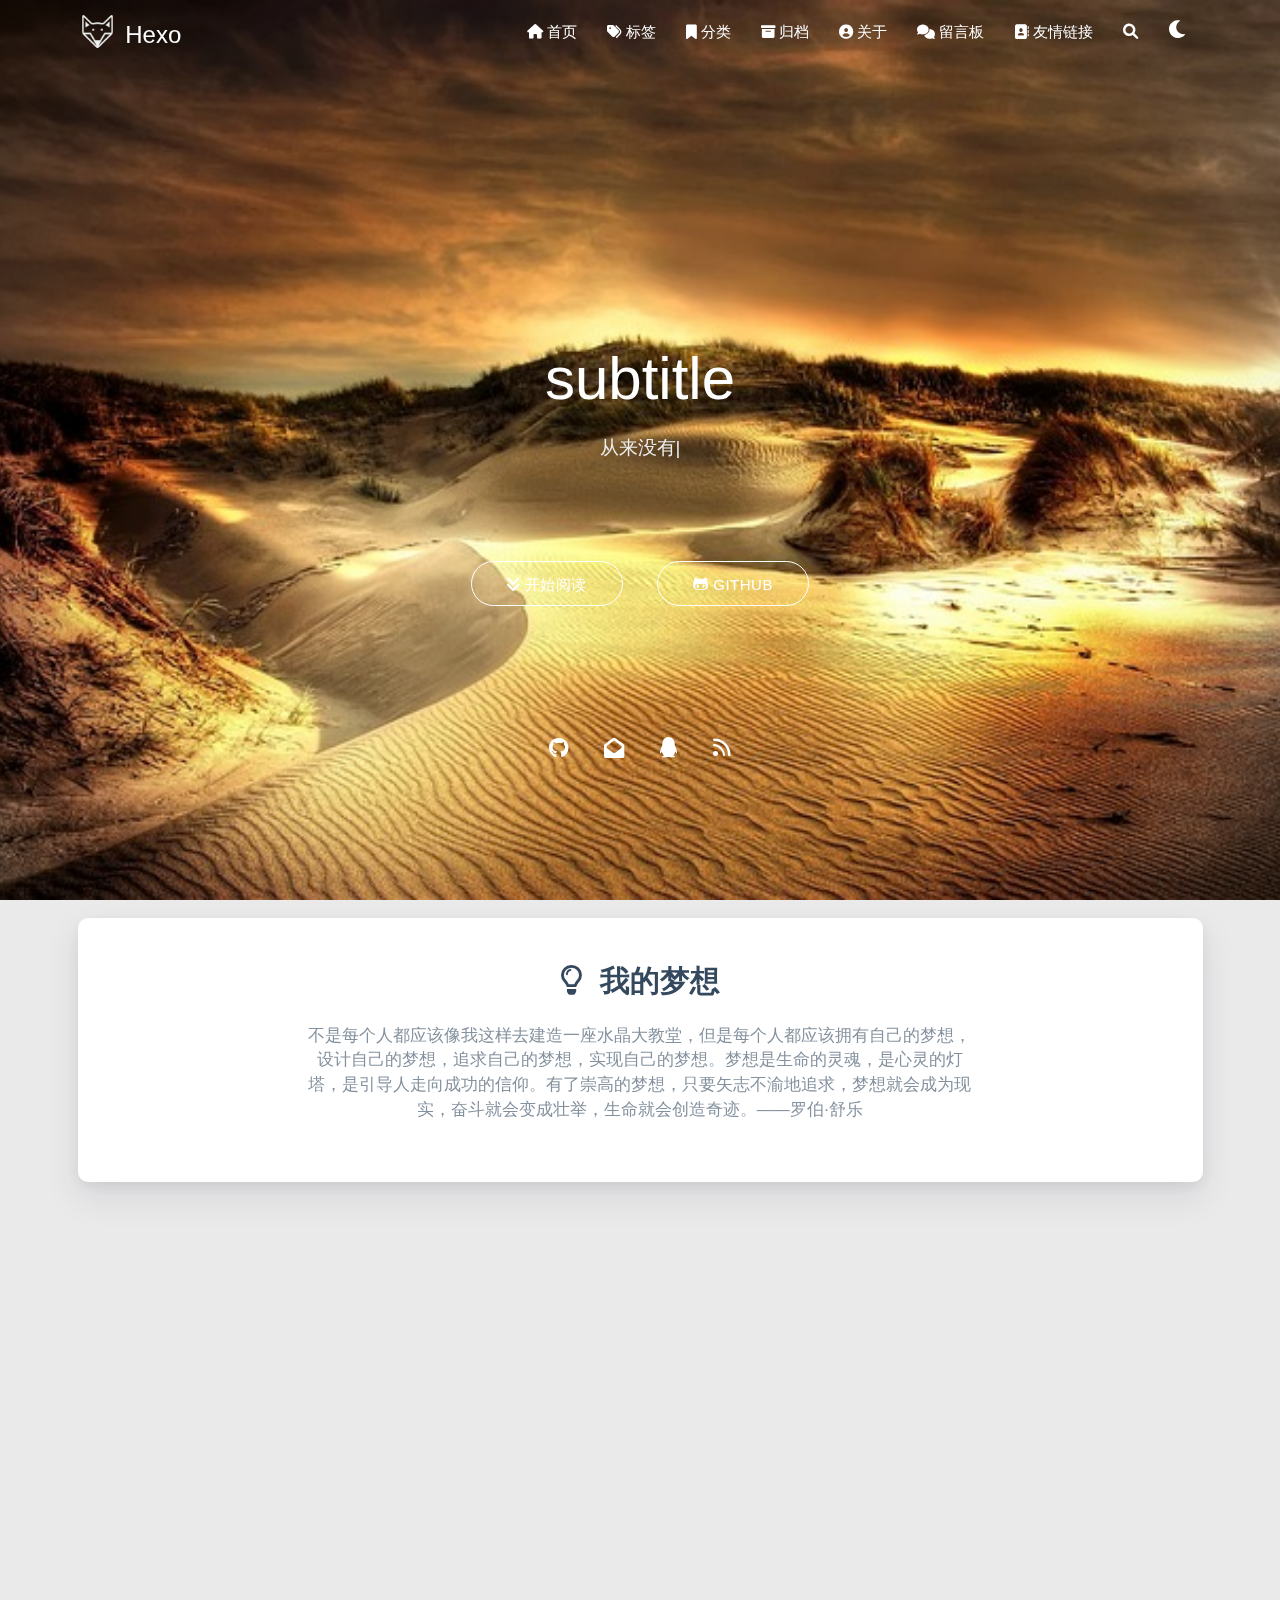
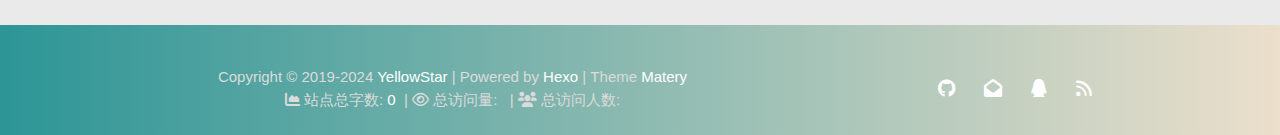
<file: index.html>
<!DOCTYPE HTML>
<html lang="zh-Hans">


<head>
    <meta charset="utf-8">
    <meta name="keywords" content="Hexo">
    <meta name="description" content="YellowStar可以是天中璀璨的明珠，也可以是色情明星">
    <meta http-equiv="X-UA-Compatible" content="IE=edge">
    <meta name="viewport" content="width=device-width, initial-scale=1.0, user-scalable=no">
    <meta name="renderer" content="webkit|ie-stand|ie-comp">
    <meta name="mobile-web-app-capable" content="yes">
    <meta name="format-detection" content="telephone=no">
    <meta name="apple-mobile-web-app-capable" content="yes">
    <meta name="apple-mobile-web-app-status-bar-style" content="black-translucent">
    <meta name="referrer" content="no-referrer-when-downgrade">
    <!-- Global site tag (gtag.js) - Google Analytics -->


    <title>Hexo</title>
    <link rel="icon" type="image/png" href="/favicon.png">
    


    <!-- index cover -->
    <!-- <link rel="stylesheet preload" type="text/css" href="/css/indexcover.css"> -->
    <style>
        .carousel-control {
            width: 45px;
            height: 45px;
            line-height: 55px;
            border-radius: 45px;
            background: transparent;
            cursor: pointer;
            z-index: 100;
        }
        
        #prev-cover {
            position: absolute;
            top: 48%;
            left: 8px;
        }
        
        #next-cover {
            position: absolute;
            top: 48%;
            right: 8px;;
        }
        
        #prev-cover i {
            margin-right: 3px;
        }
        
        #next-cover i {
            margin-left: 3px;
        }
        
        .carousel-control:hover {
            background-color: rgba(0, 0, 0, .4);
        }
        
        .carousel-control i {
            color: #fff;
            font-size: 2.4rem;
        }
    </style>



<link rel="stylesheet" type="text/css" href="/libs/awesome/css/all.min.css">
<link rel="stylesheet" type="text/css" href="/libs/materialize/materialize.min.css">
<link rel="stylesheet" type="text/css" href="/libs/aos/aos.css">
<link rel="stylesheet" type="text/css" href="/libs/animate/animate.min.css">
<link rel="stylesheet" type="text/css" href="/libs/lightGallery/css/lightgallery.min.css">
<link rel="stylesheet" type="text/css" href="/css/matery.css">
<link rel="stylesheet" type="text/css" href="/css/my.css">
<link rel="stylesheet" type="text/css" href="/css/dark.css" media="none" onload="if(media!='all')media='all'">




    <link rel="stylesheet" href="/libs/tocbot/tocbot.css">
    <link rel="stylesheet" href="/css/post.css">






    <script src="/libs/jquery/jquery-3.6.0.min.js"></script>

<meta name="generator" content="Hexo 7.3.0">
<style>.github-emoji { position: relative; display: inline-block; width: 1.2em; min-height: 1.2em; overflow: hidden; vertical-align: top; color: transparent; }  .github-emoji > span { position: relative; z-index: 10; }  .github-emoji img, .github-emoji .fancybox { margin: 0 !important; padding: 0 !important; border: none !important; outline: none !important; text-decoration: none !important; user-select: none !important; cursor: auto !important; }  .github-emoji img { height: 1.2em !important; width: 1.2em !important; position: absolute !important; left: 50% !important; top: 50% !important; transform: translate(-50%, -50%) !important; user-select: none !important; cursor: auto !important; } .github-emoji-fallback { color: inherit; } .github-emoji-fallback img { opacity: 0 !important; }</style>
<link rel="alternate" href="/atom.xml" title="Hexo" type="application/atom+xml">
</head>


<body>
    <header class="navbar-fixed">
    <nav id="headNav" class="bg-color nav-transparent">
        <div id="navContainer" class="nav-wrapper container">
            <div class="brand-logo">
                <a href="/" class="waves-effect waves-light">
                    
                    <img src="/medias/logo.png" class="logo-img" alt="LOGO">
                    
                    <span class="logo-span">Hexo</span>
                </a>
            </div>
            

<a href="#" data-target="mobile-nav" class="sidenav-trigger button-collapse"><i class="fas fa-bars"></i></a>
<ul class="right nav-menu">
  
  <li class="hide-on-med-and-down nav-item">
    
    <a href="/" class="waves-effect waves-light">
      
      <i class="fas fa-home" style="zoom: 0.6;"></i>
      
      <span>首页</span>
    </a>
    
  </li>
  
  <li class="hide-on-med-and-down nav-item">
    
    <a href="/tags" class="waves-effect waves-light">
      
      <i class="fas fa-tags" style="zoom: 0.6;"></i>
      
      <span>标签</span>
    </a>
    
  </li>
  
  <li class="hide-on-med-and-down nav-item">
    
    <a href="/categories" class="waves-effect waves-light">
      
      <i class="fas fa-bookmark" style="zoom: 0.6;"></i>
      
      <span>分类</span>
    </a>
    
  </li>
  
  <li class="hide-on-med-and-down nav-item">
    
    <a href="/archives" class="waves-effect waves-light">
      
      <i class="fas fa-archive" style="zoom: 0.6;"></i>
      
      <span>归档</span>
    </a>
    
  </li>
  
  <li class="hide-on-med-and-down nav-item">
    
    <a href="/about" class="waves-effect waves-light">
      
      <i class="fas fa-user-circle" style="zoom: 0.6;"></i>
      
      <span>关于</span>
    </a>
    
  </li>
  
  <li class="hide-on-med-and-down nav-item">
    
    <a href="/contact" class="waves-effect waves-light">
      
      <i class="fas fa-comments" style="zoom: 0.6;"></i>
      
      <span>留言板</span>
    </a>
    
  </li>
  
  <li class="hide-on-med-and-down nav-item">
    
    <a href="/friends" class="waves-effect waves-light">
      
      <i class="fas fa-address-book" style="zoom: 0.6;"></i>
      
      <span>友情链接</span>
    </a>
    
  </li>
  
  <li>
    <a href="#searchModal" class="modal-trigger waves-effect waves-light">
      <i id="searchIcon" class="fas fa-search" title="搜索" style="zoom: 0.85;"></i>
    </a>
  </li>
  <li>
    <a href="javascript:;" class="waves-effect waves-light" onclick="switchNightMode()" title="深色/浅色模式" >
      <i id="sum-moon-icon" class="fas fa-sun" style="zoom: 0.85;"></i>
    </a>
  </li>
</ul>


<div id="mobile-nav" class="side-nav sidenav">

    <div class="mobile-head bg-color">
        
        <img src="/medias/logo.png" class="logo-img circle responsive-img">
        
        <div class="logo-name">Hexo</div>
        <div class="logo-desc">
            
            YellowStar可以是天中璀璨的明珠，也可以是色情明星
            
        </div>
    </div>

    <ul class="menu-list mobile-menu-list">
        
        <li class="m-nav-item">
	  
		<a href="/" class="waves-effect waves-light">
			
			    <i class="fa-fw fas fa-home"></i>
			
			首页
		</a>
          
        </li>
        
        <li class="m-nav-item">
	  
		<a href="/tags" class="waves-effect waves-light">
			
			    <i class="fa-fw fas fa-tags"></i>
			
			标签
		</a>
          
        </li>
        
        <li class="m-nav-item">
	  
		<a href="/categories" class="waves-effect waves-light">
			
			    <i class="fa-fw fas fa-bookmark"></i>
			
			分类
		</a>
          
        </li>
        
        <li class="m-nav-item">
	  
		<a href="/archives" class="waves-effect waves-light">
			
			    <i class="fa-fw fas fa-archive"></i>
			
			归档
		</a>
          
        </li>
        
        <li class="m-nav-item">
	  
		<a href="/about" class="waves-effect waves-light">
			
			    <i class="fa-fw fas fa-user-circle"></i>
			
			关于
		</a>
          
        </li>
        
        <li class="m-nav-item">
	  
		<a href="/contact" class="waves-effect waves-light">
			
			    <i class="fa-fw fas fa-comments"></i>
			
			留言板
		</a>
          
        </li>
        
        <li class="m-nav-item">
	  
		<a href="/friends" class="waves-effect waves-light">
			
			    <i class="fa-fw fas fa-address-book"></i>
			
			友情链接
		</a>
          
        </li>
        
        
        <li><div class="divider"></div></li>
        <li>
            <a href="https://github.com/blinkfox/hexo-theme-matery" class="waves-effect waves-light" target="_blank">
                <i class="fab fa-github-square fa-fw"></i>Fork Me
            </a>
        </li>
        
    </ul>
</div>


        </div>

        
            <style>
    .nav-transparent .github-corner {
        display: none !important;
    }

    .github-corner {
        position: absolute;
        z-index: 10;
        top: 0;
        right: 0;
        border: 0;
        transform: scale(1.1);
    }

    .github-corner svg {
        color: #0f9d58;
        fill: #fff;
        height: 64px;
        width: 64px;
    }

    .github-corner:hover .octo-arm {
        animation: a 0.56s ease-in-out;
    }

    .github-corner .octo-arm {
        animation: none;
    }

    @keyframes a {
        0%,
        to {
            transform: rotate(0);
        }
        20%,
        60% {
            transform: rotate(-25deg);
        }
        40%,
        80% {
            transform: rotate(10deg);
        }
    }
</style>

<a href="https://github.com/blinkfox/hexo-theme-matery" class="github-corner tooltipped hide-on-med-and-down" target="_blank"
   data-tooltip="Fork Me" data-position="left" data-delay="50">
    <svg viewBox="0 0 250 250" aria-hidden="true">
        <path d="M0,0 L115,115 L130,115 L142,142 L250,250 L250,0 Z"></path>
        <path d="M128.3,109.0 C113.8,99.7 119.0,89.6 119.0,89.6 C122.0,82.7 120.5,78.6 120.5,78.6 C119.2,72.0 123.4,76.3 123.4,76.3 C127.3,80.9 125.5,87.3 125.5,87.3 C122.9,97.6 130.6,101.9 134.4,103.2"
              fill="currentColor" style="transform-origin: 130px 106px;" class="octo-arm"></path>
        <path d="M115.0,115.0 C114.9,115.1 118.7,116.5 119.8,115.4 L133.7,101.6 C136.9,99.2 139.9,98.4 142.2,98.6 C133.8,88.0 127.5,74.4 143.8,58.0 C148.5,53.4 154.0,51.2 159.7,51.0 C160.3,49.4 163.2,43.6 171.4,40.1 C171.4,40.1 176.1,42.5 178.8,56.2 C183.1,58.6 187.2,61.8 190.9,65.4 C194.5,69.0 197.7,73.2 200.1,77.6 C213.8,80.2 216.3,84.9 216.3,84.9 C212.7,93.1 206.9,96.0 205.4,96.6 C205.1,102.4 203.0,107.8 198.3,112.5 C181.9,128.9 168.3,122.5 157.7,114.1 C157.9,116.9 156.7,120.9 152.7,124.9 L141.0,136.5 C139.8,137.7 141.6,141.9 141.8,141.8 Z"
              fill="currentColor" class="octo-body"></path>
    </svg>
</a>
        
    </nav>

</header>

    


<div class="carousel carousel-slider center index-cover" data-indicators="true" style="margin-top: -64px;">
    

    <div class="carousel-item  white-text bg-cover about-cover">
        <div class="container">
            <div class="row">
    <div class="col s10 offset-s1 m8 offset-m2 l8 offset-l2">
        <div class="brand">
            <div class="title center-align">
                
                    subtitle
                
            </div>

            <div class="description center-align">
                
                <span id="subtitle"></span>
                <script src="/libs/typed/typed.js"></script>
                <script>
                    var typed = new Typed("#subtitle", {
                        strings: [ 
                            
                                "从来没有真正的绝境, 只有心灵的迷途",
                            
                                "Never really desperate, only the lost of the soul",
                            
                        ],
                        startDelay: 300,
                        typeSpeed: 100,
                        loop: true,
                        backSpeed: 50,
                        showCursor: true
                    });
                </script>
                
            </div>
        </div>
    </div>
</div>


<script>
    // 每天切换 banner 图.  Switch banner image every day.
    var bannerUrl = "/medias/banner/" + new Date().getDay() + '.jpg';
    $('.bg-cover').css('background-image', 'url(' + bannerUrl + ')');
</script>
<script>
    
      var bannerUrl = "/medias/featureimages/" + Math.floor(Math.random() * 24) + '.jpg';
    
    $('.bg-cover.about-cover').css('background-image', 'url(' + bannerUrl + ')');

</script>



            <div class="cover-btns">
                <a href="#indexCard" class="waves-effect waves-light btn">
                    <i class="fa fa-angle-double-down"></i>开始阅读
                </a>

                
                    <a href="https://github.com/blinkfox/hexo-theme-matery" class="waves-effect waves-light btn" target="_blank">
                        <i class="fab fa-github-alt"></i>Github
                    </a>
                
            </div>
            <div class="cover-social-link">
    <a href="https://github.com/blinkfox" class="tooltipped" target="_blank" data-tooltip="访问我的GitHub" data-position="top" data-delay="50">
        <i class="fab fa-github"></i>
    </a>



    <a href="mailto:1181062873@qq.com" class="tooltipped" target="_blank" data-tooltip="邮件联系我" data-position="top" data-delay="50">
        <i class="fas fa-envelope-open"></i>
    </a>







    <a href="tencent://AddContact/?fromId=50&fromSubId=1&subcmd=all&uin=1181062873" class="tooltipped" target="_blank" data-tooltip="QQ联系我: 1181062873" data-position="top" data-delay="50">
        <i class="fab fa-qq"></i>
    </a>







    <a href="/atom.xml" class="tooltipped" target="_blank" data-tooltip="RSS 订阅" data-position="top" data-delay="50">
        <i class="fas fa-rss"></i>
    </a>

</div>
        </div>
    </div>

    
</div>

<script>
    $(function () {
        let coverSlider = $('.carousel');

        //用户触摸轮播自动 restartPlay 是否生效
        let initUserPressedOrDraggedActive = false

        //用户触摸轮播自动 restartPlay
        function initUserPressedOrDragged(instance) {
            setInterval(() => {
                if (instance.pressed || instance.dragged) {
                    // console.log('initUserPressedOrDragged: ',instance.pressed,instance.dragged)
                    restartPlay()
                }
            }, 1000)
        }

        coverSlider.carousel({
            duration: Number('120'),
            fullWidth: true,
            indicators: 'true' === 'true',
            onCycleTo() {
                if (!initUserPressedOrDraggedActive) {
                    // console.log('initUserPressedOrDraggedActive')
                    initUserPressedOrDragged(this)
                    initUserPressedOrDraggedActive = true
                }
            },
        })

        let carouselIntervalId;
        
        // Loop to call the next cover article picture.
        let autoCarousel = function () {
            carouselIntervalId = setInterval(function () {
                coverSlider.carousel('next');
            }, 5000);
        };
        autoCarousel();
        

        function restartPlay() {
            
            clearInterval(carouselIntervalId);
            autoCarousel();
            
        };

        
        // prev and next cover post.
        $('#prev-cover').click(function () {
            coverSlider.carousel('prev');
            restartPlay();
        });
        $('#next-cover').click(function () {
            coverSlider.carousel('next');
            restartPlay();
        });
        
    });
</script>



<main class="content">

    
    <div id="indexCard" class="index-card">
        <div class="container ">
            <div class="card">
                <div class="card-content">
                    
                        <div class="dream">
    
    <div class="title center-align">
        <i class="far fa-lightbulb"></i>&nbsp;&nbsp;我的梦想
    </div>
    
    <div class="row">
        <div class="col l8 offset-l2 m10 offset-m1 s10 offset-s1 center-align text">
            不是每个人都应该像我这样去建造一座水晶大教堂，但是每个人都应该拥有自己的梦想，设计自己的梦想，追求自己的梦想，实现自己的梦想。梦想是生命的灵魂，是心灵的灯塔，是引导人走向成功的信仰。有了崇高的梦想，只要矢志不渝地追求，梦想就会成为现实，奋斗就会变成壮举，生命就会创造奇迹。——罗伯·舒乐
        </div>
    </div>
</div>

                    

                    

                    

                    
                    <div id="recommend-sections" class="recommend">
                        



                    </div>
                    
                </div>
            </div>
        </div>
    </div>
    

    

    <!-- 所有文章卡片 -->
    <article id="articles" class="container articles">
        <div class="row article-row">
            
             <!-- 隐藏某个文章 -->
            <div class="article col s12 m6 l4" data-aos="zoom-in">
                <div class="card">
                    <a href="/2024/10/19/begin/">
                        <div class="card-image">
                            
                            
                            <img src="/medias/featureimages/1.jpg" class="responsive-img" alt="begin">
                            
                            <span class="card-title">begin</span>
                        </div>
                    </a>

                    <div class="card-content article-content">
                        <div class="summary block-with-text">
                            
                        </div>
                        <div class="publish-info">
                            <span class="publish-date">
                                <i class="far fa-clock fa-fw icon-date"></i>2024-10-19
                            </span>
                            <span class="publish-author">
                                
                                <i class="fas fa-user fa-fw"></i>
                                YellowStar
                                
                            </span>
                        </div>
                    </div>

                    
                </div>
            </div>
              <!-- 隐藏某个文章 -->
            
        </div>
    </article>

</main>




    <footer class="page-footer bg-color">
    
        <link rel="stylesheet" href="/libs/aplayer/APlayer.min.css">
<style>
    .aplayer .aplayer-lrc p {
        
        display: none;
        
        font-size: 12px;
        font-weight: 700;
        line-height: 16px !important;
    }

    .aplayer .aplayer-lrc p.aplayer-lrc-current {
        
        display: none;
        
        font-size: 15px;
        color: #42b983;
    }

    
    .aplayer.aplayer-fixed.aplayer-narrow .aplayer-body {
        left: -66px !important;
    }

    .aplayer.aplayer-fixed.aplayer-narrow .aplayer-body:hover {
        left: 0px !important;
    }

    
</style>
<div class="">
    
    <div class="row">
        <meting-js class="col l8 offset-l2 m10 offset-m1 s12"
                   server="netease"
                   type="playlist"
                   id="503838841"
                   fixed='true'
                   autoplay='false'
                   theme='#42b983'
                   loop='all'
                   order='random'
                   preload='auto'
                   volume='0.7'
                   list-folded='true'
        >
        </meting-js>
    </div>
</div>

<script src="/libs/aplayer/APlayer.min.js"></script>
<script src="/libs/aplayer/Meting.min.js"></script>

    

    <div class="container row center-align"
         style="margin-bottom: 0px !important;">
        <div class="col s12 m8 l8 copy-right">
            Copyright&nbsp;&copy;
            
                <span id="year">2019-2024</span>
            
            <a href="/about" target="_blank">YellowStar</a>
            |&nbsp;Powered by&nbsp;<a href="https://hexo.io/" target="_blank">Hexo</a>
            |&nbsp;Theme&nbsp;<a href="https://github.com/blinkfox/hexo-theme-matery" target="_blank">Matery</a>
            
            <br>
            
                &nbsp;<i class="fas fa-chart-area"></i>&nbsp;站点总字数:&nbsp;<span
                        class="white-color">0</span>
            
            
            
                
            
            
                <span id="busuanzi_container_site_pv">
                &nbsp;|&nbsp;<i class="far fa-eye"></i>&nbsp;总访问量:&nbsp;
                    <span id="busuanzi_value_site_pv" class="white-color"></span>
            </span>
            
            
                <span id="busuanzi_container_site_uv">
                &nbsp;|&nbsp;<i class="fas fa-users"></i>&nbsp;总访问人数:&nbsp;
                    <span id="busuanzi_value_site_uv" class="white-color"></span>
            </span>
            
            <br>

            <!-- 运行天数提醒. -->
            
            <br>
            
        </div>
        <div class="col s12 m4 l4 social-link social-statis">
    <a href="https://github.com/blinkfox" class="tooltipped" target="_blank" data-tooltip="访问我的GitHub" data-position="top" data-delay="50">
        <i class="fab fa-github"></i>
    </a>



    <a href="mailto:1181062873@qq.com" class="tooltipped" target="_blank" data-tooltip="邮件联系我" data-position="top" data-delay="50">
        <i class="fas fa-envelope-open"></i>
    </a>







    <a href="tencent://AddContact/?fromId=50&fromSubId=1&subcmd=all&uin=1181062873" class="tooltipped" target="_blank" data-tooltip="QQ联系我: 1181062873" data-position="top" data-delay="50">
        <i class="fab fa-qq"></i>
    </a>







    <a href="/atom.xml" class="tooltipped" target="_blank" data-tooltip="RSS 订阅" data-position="top" data-delay="50">
        <i class="fas fa-rss"></i>
    </a>

</div>
    </div>
</footer>

<div class="progress-bar"></div>


    <!-- 搜索遮罩框 -->
<div id="searchModal" class="modal">
    <div class="modal-content">
        <div class="search-header">
            <span class="title"><i class="fas fa-search"></i>&nbsp;&nbsp;搜索</span>
            <input type="search" id="searchInput" name="s" placeholder="请输入搜索的关键字"
                   class="search-input">
        </div>
        <div id="searchResult"></div>
    </div>
</div>

<script type="text/javascript">
$(function () {
    var searchFunc = function (path, search_id, content_id) {
        'use strict';
        $.ajax({
            url: path,
            dataType: "xml",
            success: function (xmlResponse) {
                // get the contents from search data
                var datas = $("entry", xmlResponse).map(function () {
                    return {
                        title: $("title", this).text(),
                        content: $("content", this).text(),
                        url: $("url", this).text()
                    };
                }).get();
                var $input = document.getElementById(search_id);
                var $resultContent = document.getElementById(content_id);
                $input.addEventListener('input', function () {
                    var str = '<ul class=\"search-result-list\">';
                    var keywords = this.value.trim().toLowerCase().split(/[\s\-]+/);
                    $resultContent.innerHTML = "";
                    if (this.value.trim().length <= 0) {
                        return;
                    }
                    // perform local searching
                    datas.forEach(function (data) {
                        var isMatch = true;
                        var data_title = data.title.trim().toLowerCase();
                        var data_content = data.content.trim().replace(/<[^>]+>/g, "").toLowerCase();
                        var data_url = data.url;
                        data_url = data_url.indexOf('/') === 0 ? data.url : '/' + data_url;
                        var index_title = -1;
                        var index_content = -1;
                        var first_occur = -1;
                        // only match artiles with not empty titles and contents
                        if (data_title !== '' && data_content !== '') {
                            keywords.forEach(function (keyword, i) {
                                index_title = data_title.indexOf(keyword);
                                index_content = data_content.indexOf(keyword);
                                if (index_title < 0 && index_content < 0) {
                                    isMatch = false;
                                } else {
                                    if (index_content < 0) {
                                        index_content = 0;
                                    }
                                    if (i === 0) {
                                        first_occur = index_content;
                                    }
                                }
                            });
                        }
                        // show search results
                        if (isMatch) {
                            str += "<li><a href='" + data_url + "' class='search-result-title'>" + data_title + "</a>";
                            var content = data.content.trim().replace(/<[^>]+>/g, "");
                            if (first_occur >= 0) {
                                // cut out 100 characters
                                var start = first_occur - 20;
                                var end = first_occur + 80;
                                if (start < 0) {
                                    start = 0;
                                }
                                if (start === 0) {
                                    end = 100;
                                }
                                if (end > content.length) {
                                    end = content.length;
                                }
                                var match_content = content.substr(start, end);
                                // highlight all keywords
                                keywords.forEach(function (keyword) {
                                    var regS = new RegExp(keyword, "gi");
                                    match_content = match_content.replace(regS, "<em class=\"search-keyword\">" + keyword + "</em>");
                                });

                                str += "<p class=\"search-result\">" + match_content + "...</p>"
                            }
                            str += "</li>";
                        }
                    });
                    str += "</ul>";
                    $resultContent.innerHTML = str;
                });
            }
        });
    };

    searchFunc('/search.xml', 'searchInput', 'searchResult');
});
</script>

    <!-- 白天和黑夜主题 -->
<div class="stars-con">
    <div id="stars"></div>
    <div id="stars2"></div>
    <div id="stars3"></div>  
</div>

<script>
    function switchNightMode() {
        $('<div class="Cuteen_DarkSky"><div class="Cuteen_DarkPlanet"></div></div>').appendTo($('body')),
        setTimeout(function () {
            $('body').hasClass('DarkMode') 
            ? ($('body').removeClass('DarkMode'), localStorage.setItem('isDark', '0'), $('#sum-moon-icon').removeClass("fa-sun").addClass('fa-moon')) 
            : ($('body').addClass('DarkMode'), localStorage.setItem('isDark', '1'), $('#sum-moon-icon').addClass("fa-sun").removeClass('fa-moon')),
            
            setTimeout(function () {
            $('.Cuteen_DarkSky').fadeOut(1e3, function () {
                $(this).remove()
            })
            }, 2e3)
        })
    }
</script>

    <!-- 回到顶部按钮 -->
<div id="backTop" class="top-scroll">
    <a class="btn-floating btn-large waves-effect waves-light" href="#!">
        <i class="fas fa-arrow-up"></i>
    </a>
</div>


    <script src="/libs/materialize/materialize.min.js"></script>
    <script src="/libs/masonry/masonry.pkgd.min.js"></script>
    <script src="/libs/aos/aos.js"></script>
    <script src="/libs/scrollprogress/scrollProgress.min.js"></script>
    <script src="/libs/lightGallery/js/lightgallery-all.min.js"></script>
    <script src="/js/matery.js"></script>

    

    
    
    

    <!-- 雪花特效 -->
    

    <!-- 鼠标星星特效 -->
    

     
        <script src="https://ssl.captcha.qq.com/TCaptcha.js"></script>
        <script src="/libs/others/TencentCaptcha.js"></script>
        <button id="TencentCaptcha" data-appid="xxxxxxxxxx" data-cbfn="callback" type="button" hidden></button>
    

    <!-- Baidu Analytics -->

<script>
    var _hmt = _hmt || [];
    (function () {
        var hm = document.createElement("script");
        hm.src = "https://hm.baidu.com/hm.js?b239d6e9a89473af46000a6364b50339";
        var s = document.getElementsByTagName("script")[0];
        s.parentNode.insertBefore(hm, s);
    })();
</script>

    <!-- Baidu Push -->

<script>
    (function () {
        var bp = document.createElement('script');
        var curProtocol = window.location.protocol.split(':')[0];
        if (curProtocol === 'https') {
            bp.src = 'https://zz.bdstatic.com/linksubmit/push.js';
        } else {
            bp.src = 'http://push.zhanzhang.baidu.com/push.js';
        }
        var s = document.getElementsByTagName("script")[0];
        s.parentNode.insertBefore(bp, s);
    })();
</script>

    
    
    <script async src="/libs/others/busuanzi.pure.mini.js"></script>
    

    

    

    <!--腾讯兔小巢-->
    
    

    

    

    
    <script src="/libs/instantpage/instantpage.js" type="module"></script>
    

</body>

</html>
</file>
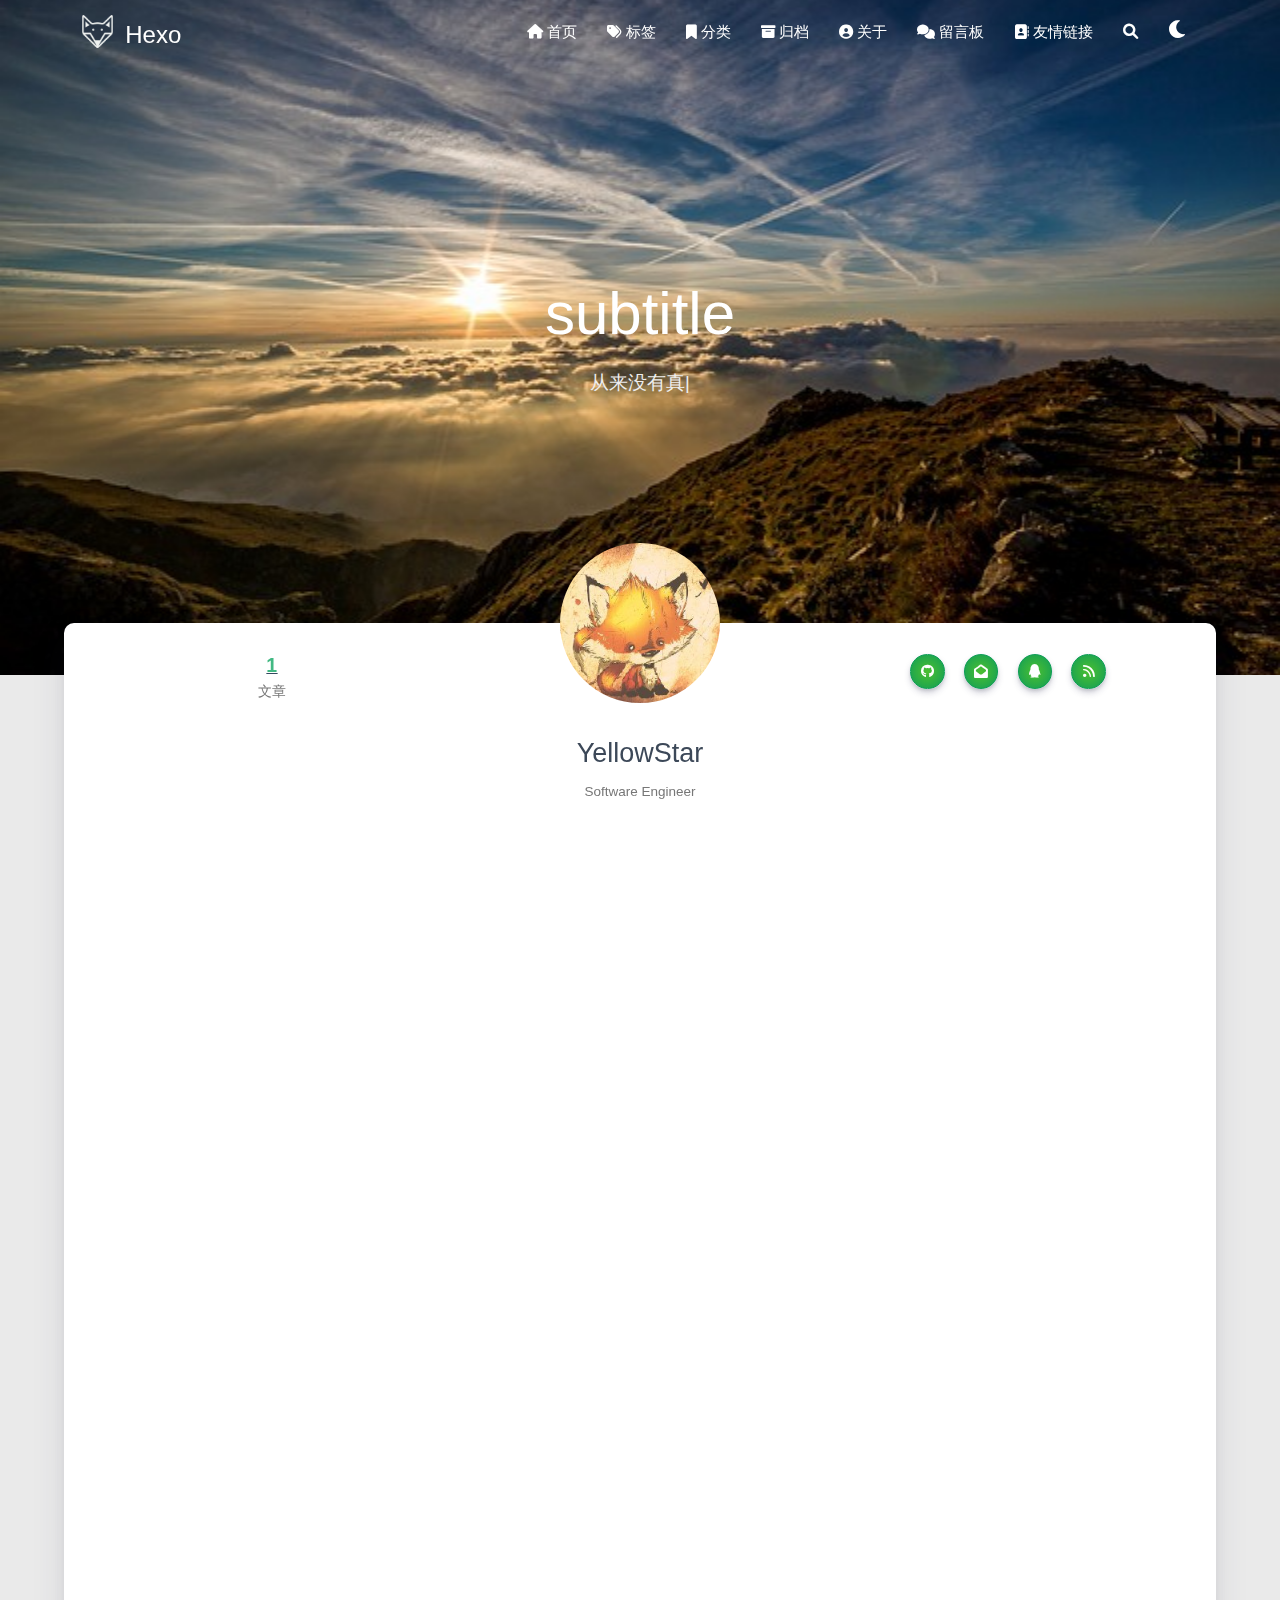
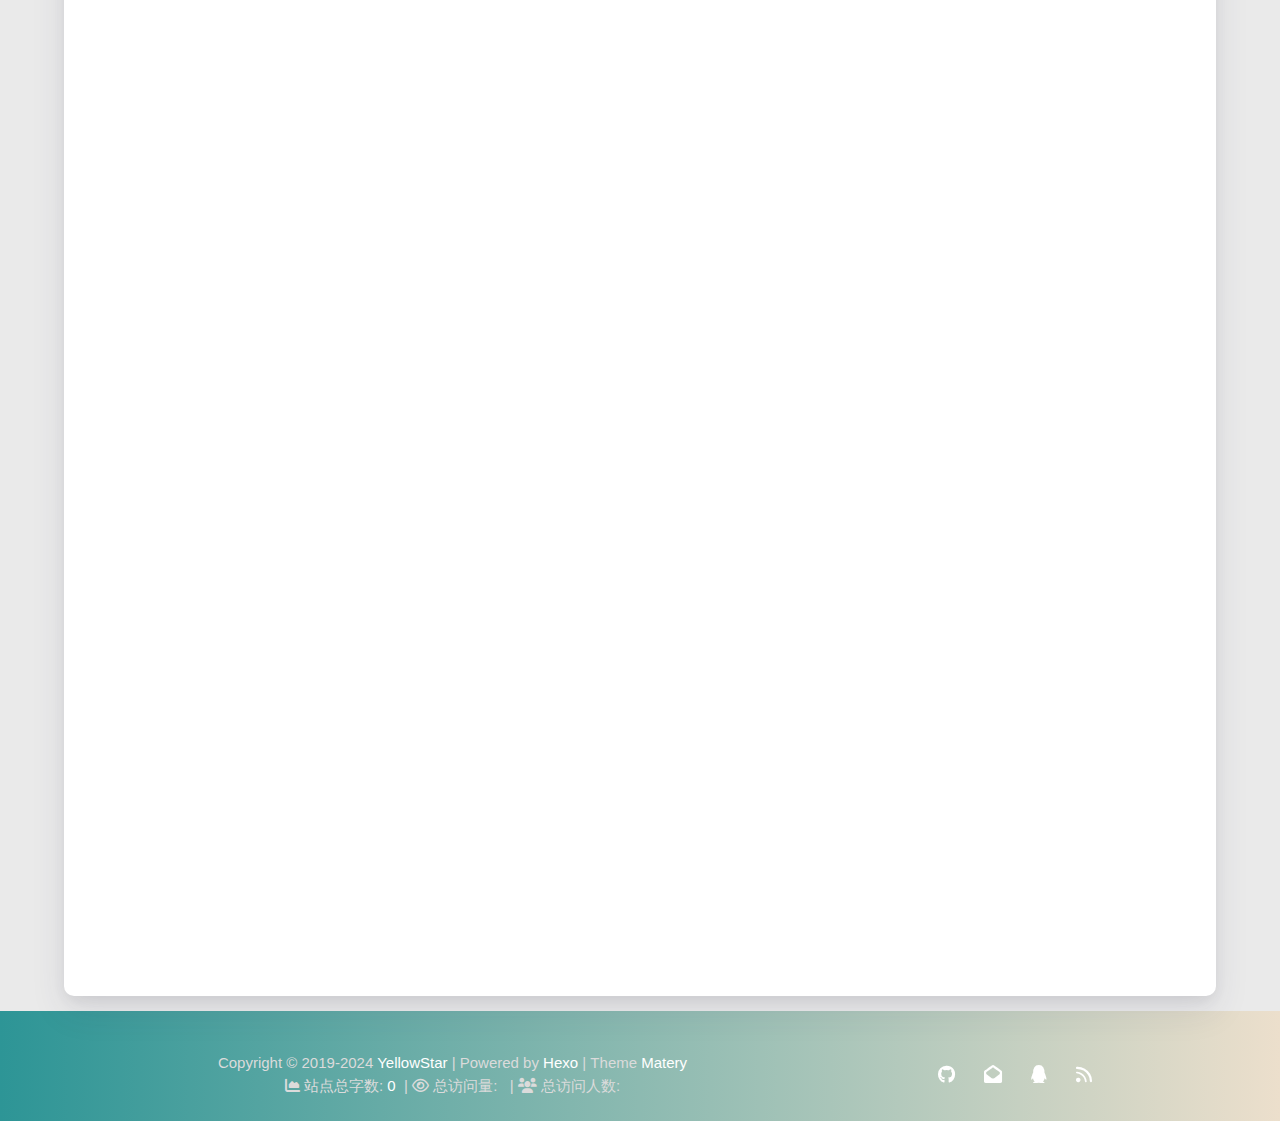
<file: about/index.html>
<!DOCTYPE HTML>
<html lang="zh-Hans">


<head>
    <meta charset="utf-8">
    <meta name="keywords" content="关于, Hexo">
    <meta name="description" content="YellowStar可以是天中璀璨的明珠，也可以是色情明星">
    <meta http-equiv="X-UA-Compatible" content="IE=edge">
    <meta name="viewport" content="width=device-width, initial-scale=1.0, user-scalable=no">
    <meta name="renderer" content="webkit|ie-stand|ie-comp">
    <meta name="mobile-web-app-capable" content="yes">
    <meta name="format-detection" content="telephone=no">
    <meta name="apple-mobile-web-app-capable" content="yes">
    <meta name="apple-mobile-web-app-status-bar-style" content="black-translucent">
    <meta name="referrer" content="no-referrer-when-downgrade">
    <!-- Global site tag (gtag.js) - Google Analytics -->


    <title>关于 | Hexo</title>
    <link rel="icon" type="image/png" href="/favicon.png">
    


    <!-- bg-cover style     -->



<link rel="stylesheet" type="text/css" href="/libs/awesome/css/all.min.css">
<link rel="stylesheet" type="text/css" href="/libs/materialize/materialize.min.css">
<link rel="stylesheet" type="text/css" href="/libs/aos/aos.css">
<link rel="stylesheet" type="text/css" href="/libs/animate/animate.min.css">
<link rel="stylesheet" type="text/css" href="/libs/lightGallery/css/lightgallery.min.css">
<link rel="stylesheet" type="text/css" href="/css/matery.css">
<link rel="stylesheet" type="text/css" href="/css/my.css">
<link rel="stylesheet" type="text/css" href="/css/dark.css" media="none" onload="if(media!='all')media='all'">




    <link rel="stylesheet" href="/libs/tocbot/tocbot.css">
    <link rel="stylesheet" href="/css/post.css">




    
        <link rel="stylesheet" type="text/css" href="/css/reward.css">
    



    <script src="/libs/jquery/jquery-3.6.0.min.js"></script>

<meta name="generator" content="Hexo 7.3.0">
<style>.github-emoji { position: relative; display: inline-block; width: 1.2em; min-height: 1.2em; overflow: hidden; vertical-align: top; color: transparent; }  .github-emoji > span { position: relative; z-index: 10; }  .github-emoji img, .github-emoji .fancybox { margin: 0 !important; padding: 0 !important; border: none !important; outline: none !important; text-decoration: none !important; user-select: none !important; cursor: auto !important; }  .github-emoji img { height: 1.2em !important; width: 1.2em !important; position: absolute !important; left: 50% !important; top: 50% !important; transform: translate(-50%, -50%) !important; user-select: none !important; cursor: auto !important; } .github-emoji-fallback { color: inherit; } .github-emoji-fallback img { opacity: 0 !important; }</style>
<link rel="alternate" href="/atom.xml" title="Hexo" type="application/atom+xml">
</head>


<body>
    <header class="navbar-fixed">
    <nav id="headNav" class="bg-color nav-transparent">
        <div id="navContainer" class="nav-wrapper container">
            <div class="brand-logo">
                <a href="/" class="waves-effect waves-light">
                    
                    <img src="/medias/logo.png" class="logo-img" alt="LOGO">
                    
                    <span class="logo-span">Hexo</span>
                </a>
            </div>
            

<a href="#" data-target="mobile-nav" class="sidenav-trigger button-collapse"><i class="fas fa-bars"></i></a>
<ul class="right nav-menu">
  
  <li class="hide-on-med-and-down nav-item">
    
    <a href="/" class="waves-effect waves-light">
      
      <i class="fas fa-home" style="zoom: 0.6;"></i>
      
      <span>首页</span>
    </a>
    
  </li>
  
  <li class="hide-on-med-and-down nav-item">
    
    <a href="/tags" class="waves-effect waves-light">
      
      <i class="fas fa-tags" style="zoom: 0.6;"></i>
      
      <span>标签</span>
    </a>
    
  </li>
  
  <li class="hide-on-med-and-down nav-item">
    
    <a href="/categories" class="waves-effect waves-light">
      
      <i class="fas fa-bookmark" style="zoom: 0.6;"></i>
      
      <span>分类</span>
    </a>
    
  </li>
  
  <li class="hide-on-med-and-down nav-item">
    
    <a href="/archives" class="waves-effect waves-light">
      
      <i class="fas fa-archive" style="zoom: 0.6;"></i>
      
      <span>归档</span>
    </a>
    
  </li>
  
  <li class="hide-on-med-and-down nav-item">
    
    <a href="/about" class="waves-effect waves-light">
      
      <i class="fas fa-user-circle" style="zoom: 0.6;"></i>
      
      <span>关于</span>
    </a>
    
  </li>
  
  <li class="hide-on-med-and-down nav-item">
    
    <a href="/contact" class="waves-effect waves-light">
      
      <i class="fas fa-comments" style="zoom: 0.6;"></i>
      
      <span>留言板</span>
    </a>
    
  </li>
  
  <li class="hide-on-med-and-down nav-item">
    
    <a href="/friends" class="waves-effect waves-light">
      
      <i class="fas fa-address-book" style="zoom: 0.6;"></i>
      
      <span>友情链接</span>
    </a>
    
  </li>
  
  <li>
    <a href="#searchModal" class="modal-trigger waves-effect waves-light">
      <i id="searchIcon" class="fas fa-search" title="搜索" style="zoom: 0.85;"></i>
    </a>
  </li>
  <li>
    <a href="javascript:;" class="waves-effect waves-light" onclick="switchNightMode()" title="深色/浅色模式" >
      <i id="sum-moon-icon" class="fas fa-sun" style="zoom: 0.85;"></i>
    </a>
  </li>
</ul>


<div id="mobile-nav" class="side-nav sidenav">

    <div class="mobile-head bg-color">
        
        <img src="/medias/logo.png" class="logo-img circle responsive-img">
        
        <div class="logo-name">Hexo</div>
        <div class="logo-desc">
            
            YellowStar可以是天中璀璨的明珠，也可以是色情明星
            
        </div>
    </div>

    <ul class="menu-list mobile-menu-list">
        
        <li class="m-nav-item">
	  
		<a href="/" class="waves-effect waves-light">
			
			    <i class="fa-fw fas fa-home"></i>
			
			首页
		</a>
          
        </li>
        
        <li class="m-nav-item">
	  
		<a href="/tags" class="waves-effect waves-light">
			
			    <i class="fa-fw fas fa-tags"></i>
			
			标签
		</a>
          
        </li>
        
        <li class="m-nav-item">
	  
		<a href="/categories" class="waves-effect waves-light">
			
			    <i class="fa-fw fas fa-bookmark"></i>
			
			分类
		</a>
          
        </li>
        
        <li class="m-nav-item">
	  
		<a href="/archives" class="waves-effect waves-light">
			
			    <i class="fa-fw fas fa-archive"></i>
			
			归档
		</a>
          
        </li>
        
        <li class="m-nav-item">
	  
		<a href="/about" class="waves-effect waves-light">
			
			    <i class="fa-fw fas fa-user-circle"></i>
			
			关于
		</a>
          
        </li>
        
        <li class="m-nav-item">
	  
		<a href="/contact" class="waves-effect waves-light">
			
			    <i class="fa-fw fas fa-comments"></i>
			
			留言板
		</a>
          
        </li>
        
        <li class="m-nav-item">
	  
		<a href="/friends" class="waves-effect waves-light">
			
			    <i class="fa-fw fas fa-address-book"></i>
			
			友情链接
		</a>
          
        </li>
        
        
        <li><div class="divider"></div></li>
        <li>
            <a href="https://github.com/blinkfox/hexo-theme-matery" class="waves-effect waves-light" target="_blank">
                <i class="fab fa-github-square fa-fw"></i>Fork Me
            </a>
        </li>
        
    </ul>
</div>


        </div>

        
            <style>
    .nav-transparent .github-corner {
        display: none !important;
    }

    .github-corner {
        position: absolute;
        z-index: 10;
        top: 0;
        right: 0;
        border: 0;
        transform: scale(1.1);
    }

    .github-corner svg {
        color: #0f9d58;
        fill: #fff;
        height: 64px;
        width: 64px;
    }

    .github-corner:hover .octo-arm {
        animation: a 0.56s ease-in-out;
    }

    .github-corner .octo-arm {
        animation: none;
    }

    @keyframes a {
        0%,
        to {
            transform: rotate(0);
        }
        20%,
        60% {
            transform: rotate(-25deg);
        }
        40%,
        80% {
            transform: rotate(10deg);
        }
    }
</style>

<a href="https://github.com/blinkfox/hexo-theme-matery" class="github-corner tooltipped hide-on-med-and-down" target="_blank"
   data-tooltip="Fork Me" data-position="left" data-delay="50">
    <svg viewBox="0 0 250 250" aria-hidden="true">
        <path d="M0,0 L115,115 L130,115 L142,142 L250,250 L250,0 Z"></path>
        <path d="M128.3,109.0 C113.8,99.7 119.0,89.6 119.0,89.6 C122.0,82.7 120.5,78.6 120.5,78.6 C119.2,72.0 123.4,76.3 123.4,76.3 C127.3,80.9 125.5,87.3 125.5,87.3 C122.9,97.6 130.6,101.9 134.4,103.2"
              fill="currentColor" style="transform-origin: 130px 106px;" class="octo-arm"></path>
        <path d="M115.0,115.0 C114.9,115.1 118.7,116.5 119.8,115.4 L133.7,101.6 C136.9,99.2 139.9,98.4 142.2,98.6 C133.8,88.0 127.5,74.4 143.8,58.0 C148.5,53.4 154.0,51.2 159.7,51.0 C160.3,49.4 163.2,43.6 171.4,40.1 C171.4,40.1 176.1,42.5 178.8,56.2 C183.1,58.6 187.2,61.8 190.9,65.4 C194.5,69.0 197.7,73.2 200.1,77.6 C213.8,80.2 216.3,84.9 216.3,84.9 C212.7,93.1 206.9,96.0 205.4,96.6 C205.1,102.4 203.0,107.8 198.3,112.5 C181.9,128.9 168.3,122.5 157.7,114.1 C157.9,116.9 156.7,120.9 152.7,124.9 L141.0,136.5 C139.8,137.7 141.6,141.9 141.8,141.8 Z"
              fill="currentColor" class="octo-body"></path>
    </svg>
</a>
        
    </nav>

</header>

    <style type="text/css">
    /* don't remove. */
    .about-cover {
        height: 75vh;
    }
</style>

<div class="bg-cover pd-header about-cover">
    <div class="container">
    <div class="row">
    <div class="col s10 offset-s1 m8 offset-m2 l8 offset-l2">
        <div class="brand">
            <div class="title center-align">
                
                    subtitle
                
            </div>

            <div class="description center-align">
                
                <span id="subtitle"></span>
                <script src="/libs/typed/typed.js"></script>
                <script>
                    var typed = new Typed("#subtitle", {
                        strings: [ 
                            
                                "从来没有真正的绝境, 只有心灵的迷途",
                            
                                "Never really desperate, only the lost of the soul",
                            
                        ],
                        startDelay: 300,
                        typeSpeed: 100,
                        loop: true,
                        backSpeed: 50,
                        showCursor: true
                    });
                </script>
                
            </div>
        </div>
    </div>
</div>


<script>
    // 每天切换 banner 图.  Switch banner image every day.
    var bannerUrl = "/medias/banner/" + new Date().getDay() + '.jpg';
    $('.bg-cover').css('background-image', 'url(' + bannerUrl + ')');
</script>
<script>
    
      var bannerUrl = "/medias/featureimages/" + Math.floor(Math.random() * 24) + '.jpg';
    
    $('.bg-cover.about-cover').css('background-image', 'url(' + bannerUrl + ')');

</script>


    </div>
</div>

<main class="content">

    <div id="aboutme" class="container about-container">
        <div class="card">
            <div class="card-content">
                <div class="row">
                    <div class="post-statis col l4 hide-on-med-and-down" data-aos="zoom-in-right">
                        
<div class="statis">
    <span class="count"><a href="/">1</a></span>
    <span class="name">文章</span>
</div>






                    </div>
                    <div class="col s12 m12 l4">
                        <div class="profile center-align">
                            <div class="avatar">
                                <img src="/medias/avatar.jpg" alt="YellowStar"
                                     class="circle responsive-img avatar-img">
                            </div>
                            <div class="author">
                                <div class="post-statis hide-on-large-only" data-aos="zoom-in-right">
                                    
<div class="statis">
    <span class="count"><a href="/">1</a></span>
    <span class="name">文章</span>
</div>






                                </div>
                                <div class="title">YellowStar</div>
                                <div class="career">Software Engineer</div>
                                <div class="social-link hide-on-large-only" data-aos="zoom-in-left">
                                    
    <a href="https://github.com/blinkfox" class="tooltipped" target="_blank" data-tooltip="访问我的GitHub" data-position="top" data-delay="50">
        <i class="fab fa-github"></i>
    </a>



    <a href="mailto:1181062873@qq.com" class="tooltipped" target="_blank" data-tooltip="邮件联系我" data-position="top" data-delay="50">
        <i class="fas fa-envelope-open"></i>
    </a>







    <a href="tencent://AddContact/?fromId=50&fromSubId=1&subcmd=all&uin=1181062873" class="tooltipped" target="_blank" data-tooltip="QQ联系我: 1181062873" data-position="top" data-delay="50">
        <i class="fab fa-qq"></i>
    </a>







    <a href="/atom.xml" class="tooltipped" target="_blank" data-tooltip="RSS 订阅" data-position="top" data-delay="50">
        <i class="fas fa-rss"></i>
    </a>


                                </div>
                            </div>
                        </div>
                    </div>
                    <div class="col l4 hide-on-med-and-down" data-aos="zoom-in-left">
                        <div class="social-link">
                            
    <a href="https://github.com/blinkfox" class="tooltipped" target="_blank" data-tooltip="访问我的GitHub" data-position="top" data-delay="50">
        <i class="fab fa-github"></i>
    </a>



    <a href="mailto:1181062873@qq.com" class="tooltipped" target="_blank" data-tooltip="邮件联系我" data-position="top" data-delay="50">
        <i class="fas fa-envelope-open"></i>
    </a>







    <a href="tencent://AddContact/?fromId=50&fromSubId=1&subcmd=all&uin=1181062873" class="tooltipped" target="_blank" data-tooltip="QQ联系我: 1181062873" data-position="top" data-delay="50">
        <i class="fab fa-qq"></i>
    </a>







    <a href="/atom.xml" class="tooltipped" target="_blank" data-tooltip="RSS 订阅" data-position="top" data-delay="50">
        <i class="fas fa-rss"></i>
    </a>


                        </div>
                    </div>
                </div>

                <div class="introduction center-align" data-aos="fade-up">If you wish to succeed, you should use persistence as your good friend, experience as your reference, prudence as your brother and hope as your sentry.</div>

                <style type="text/css">
    #posts-chart,
    #categories-chart,
    #tags-chart {
        width: 100%;
        height: 300px;
        margin: 0.5rem auto;
        padding: 0.5rem;
    }
</style>

<div id="postCharts" class="post-charts">
    <div class="title center-align" data-aos="zoom-in-up">
        <i class="far fa-bar-chart"></i>&nbsp;&nbsp;文章统计图
    </div>
    <div class="row">
        <div class="chart col s12 m6 l4" data-aos="zoom-in-up">
            <div id="posts-chart"></div>
        </div>

        <div class="chart col s12 m6 l4" data-aos="zoom-in-up">
            <div id="categories-chart"></div>
        </div>

        <div class="chart col s12 m6 l4" data-aos="zoom-in-up">
            <div id="tags-chart"></div>
        </div>
    </div>
</div>

<script type="text/javascript" src="/libs/echarts/echarts.min.js"></script>
<script>
    let postsChart = echarts.init(document.getElementById('posts-chart'));
    let categoriesChart = echarts.init(document.getElementById('categories-chart'));
    let tagsChart = echarts.init(document.getElementById('tags-chart'));

    

    let postsOption = {
        title: {
            text: '文章发布统计图',
            top: -5,
            x: 'center'
        },
        tooltip: {
            trigger: 'axis'
        },
        xAxis: {
            type: 'category',
            data: ["2023-10","2023-11","2023-12","2024-01","2024-02","2024-03","2024-04","2024-05","2024-06","2024-07","2024-08","2024-09","2024-10"]
        },
        yAxis: {
            type: 'value',
        },
        series: [
            {
                name: '文章篇数',
                type: 'line',
                color: ['#6772e5'],
                data: [0,0,0,0,0,0,0,0,0,0,0,0,1],
                markPoint: {
                    symbolSize: 45,
                    color: ['#fa755a','#3ecf8e','#82d3f4'],
                    data: [{
                        type: 'max',
                        itemStyle: {color: ['#3ecf8e']},
                        name: '最大值'
                    }, {
                        type: 'min',
                        itemStyle: {color: ['#fa755a']},
                        name: '最小值'
                    }]
                },
                markLine: {
                    itemStyle: {color: ['#ab47bc']},
                    data: [
                        {type: 'average', name: '平均值'}
                    ]
                }
            }
        ]
    };

    

    let categoriesOption = {
        title: {
            text: '文章分类统计图',
            top: -4,
            x: 'center'
        },
        tooltip: {
            trigger: 'item',
            formatter: "{a} <br/>{b} : {c} ({d}%)"
        },
        series: [
            {
                name: '分类',
                type: 'pie',
                radius: '50%',
                color: ['#6772e5', '#ff9e0f', '#fa755a', '#3ecf8e', '#82d3f4', '#ab47bc', '#525f7f', '#f51c47', '#26A69A'],
                data: [],
                itemStyle: {
                    emphasis: {
                        shadowBlur: 10,
                        shadowOffsetX: 0,
                        shadowColor: 'rgba(0, 0, 0, 0.5)'
                    }
                }
            }
        ]
    };

    

    let tagsOption = {
        title: {
            text: 'TOP10 标签统计图',
            top: -5,
            x: 'center'
        },
        tooltip: {},
        xAxis: [
            {
                type: 'category',
                data: []
            }
        ],
        yAxis: [
            {
                type: 'value'
            }
        ],
        series: [
            {
                type: 'bar',
                color: ['#82d3f4'],
                barWidth : 18,
                data: [],
                markPoint: {
                    symbolSize: 45,
                    data: [{
                        type: 'max',
                        itemStyle: {color: ['#3ecf8e']},
                        name: '最大值'
                    }, {
                        type: 'min',
                        itemStyle: {color: ['#fa755a']},
                        name: '最小值'
                    }],
                },
                markLine: {
                    itemStyle: {color: ['#ab47bc']},
                    data: [
                        {type: 'average', name: '平均值'}
                    ]
                }
            }
        ]
    };

    // render the charts
    postsChart.setOption(postsOption);
    categoriesChart.setOption(categoriesOption);
    tagsChart.setOption(tagsOption);
</script>


                
                
<div class="my-projects">
    <div class="title center-align" data-aos="zoom-in-up">
        <i class="fas fa-gift"></i>&nbsp;&nbsp;我的项目
    </div>
    <div class="row">
        
        
        <div class="col s12 m6 l4" data-aos="fade-up">
            <div class="info center-align">
                <a href="http://github.com/blinkfox/hexo-theme-matery" class="icon"
                   style="background: linear-gradient(to bottom right, #66BB6A 0%, #81C784 100%)" target="_blank">
                    <i class="fas fa-file-alt"></i>
                </a>
                <div class="info-title">
                    <a href="http://github.com/blinkfox/hexo-theme-matery" target="_blank">hexo-theme-matery</a>
                </div>
                <div class="info-desc">This is a Hexo blog theme with &#39;Material Design&#39; and responsive design.</div>
            </div>
        </div>
        
        <div class="col s12 m6 l4" data-aos="fade-up">
            <div class="info center-align">
                <a href="https://github.com/blinkfox/fenix" class="icon"
                   style="background: linear-gradient(to bottom right, #F06292 0%, #EF5350 100%)" target="_blank">
                    <i class="fas fa-database"></i>
                </a>
                <div class="info-title">
                    <a href="https://github.com/blinkfox/fenix" target="_blank">Fenix</a>
                </div>
                <div class="info-desc">这是 Spring Data JPA 复杂或动态 SQL 查询的扩展库。</div>
            </div>
        </div>
        
        <div class="col s12 m6 l4" data-aos="fade-up">
            <div class="info center-align">
                <a href="https://github.com/blinkfox/typora-vue-theme" class="icon"
                   style="background: linear-gradient(to bottom right, #29B6F6 0%, #1E88E5 100%)" target="_blank">
                    <i class="fas fa-file-alt"></i>
                </a>
                <div class="info-title">
                    <a href="https://github.com/blinkfox/typora-vue-theme" target="_blank">typora-vue-theme</a>
                </div>
                <div class="info-desc">This is a typora theme inspired by Vue document style.</div>
            </div>
        </div>
        
        
    </div>
</div>

                

                
                
<div class="my-skills">
    <div class="title center-align" data-aos="zoom-in-up">
        <i class="fas fa-wrench"></i>&nbsp;&nbsp;我的技能
    </div>
    <div class="row">
        
        
        
        <div class="col s12 m6 l6" data-aos="fade-up">
            <div class="skillbar">
                <div class="skillbar-title"
                     style="background: linear-gradient(to right, #FF0066 0%, #FF00CC 100%); width: 85%">
                    <span>Java</span>
                </div>
                <div class="skill-bar-percent">85%</div>
            </div>
        </div>
        
        
        <div class="col s12 m6 l6" data-aos="fade-up">
            <div class="skillbar">
                <div class="skillbar-title"
                     style="background: linear-gradient(to right, #9900FF 0%, #CC66FF 100%); width: 80%">
                    <span>JavaScript</span>
                </div>
                <div class="skill-bar-percent">80%</div>
            </div>
        </div>
        
        
        <div class="col s12 m6 l6" data-aos="fade-up">
            <div class="skillbar">
                <div class="skillbar-title"
                     style="background: linear-gradient(to right, #2196F3 0%, #42A5F5 100%); width: 80%">
                    <span>HTML5</span>
                </div>
                <div class="skill-bar-percent">80%</div>
            </div>
        </div>
        
        
        <div class="col s12 m6 l6" data-aos="fade-up">
            <div class="skillbar">
                <div class="skillbar-title"
                     style="background: linear-gradient(to right, #00BCD4 0%, #80DEEA 100%); width: 70%">
                    <span>CSS</span>
                </div>
                <div class="skill-bar-percent">70%</div>
            </div>
        </div>
        
        
        <div class="col s12 m6 l6" data-aos="fade-up">
            <div class="skillbar">
                <div class="skillbar-title"
                     style="background: linear-gradient(to right, #4CAF50 0%, #81C784 100%); width: 90%">
                    <span>SQL</span>
                </div>
                <div class="skill-bar-percent">90%</div>
            </div>
        </div>
        
        
        <div class="col s12 m6 l6" data-aos="fade-up">
            <div class="skillbar">
                <div class="skillbar-title"
                     style="background: linear-gradient(to right, #FFEB3B 0%, #FFF176 100%); width: 75%">
                    <span>程序设计</span>
                </div>
                <div class="skill-bar-percent">75%</div>
            </div>
        </div>
        
        
    </div>

    

    
    <div class="other-skills chip-container" data-aos="zoom-in-up">
        <div class="sub-title center-align"><i class="fa fa-book"></i>&nbsp;&nbsp;其他技能</div>
        <div class="tag-chips center-align">
            
        </div>
    </div>
    

</div>

                

                
                
<div id="myGallery" class="my-gallery">
    <div class="title center-align" data-aos="zoom-in-up">
        <i class="far fa-image"></i>&nbsp;&nbsp;相册
    </div>
    <div class="row">
        
        
        <div class="photo col s12 m6 l4" data-aos="fade-up">
            <div class="img-item" data-src="/medias/featureimages/0.jpg">
                <img src="/medias/featureimages/0.jpg" class="responsive-img">
            </div>
        </div>
        
        <div class="photo col s12 m6 l4" data-aos="fade-up">
            <div class="img-item" data-src="/medias/featureimages/1.jpg">
                <img src="/medias/featureimages/1.jpg" class="responsive-img">
            </div>
        </div>
        
        <div class="photo col s12 m6 l4" data-aos="fade-up">
            <div class="img-item" data-src="/medias/featureimages/2.jpg">
                <img src="/medias/featureimages/2.jpg" class="responsive-img">
            </div>
        </div>
        
        
    </div>
</div>

<script>
    $(function () {
        let animateClass = 'animated pulse';
        $('#myGallery .photo').hover(function () {
            $(this).addClass(animateClass);
        }, function () {
            $(this).removeClass(animateClass);
        });
    });
</script>

                
                
                
                
            </div>
        </div>
    </div>
</main>


    <footer class="page-footer bg-color">
    
        <link rel="stylesheet" href="/libs/aplayer/APlayer.min.css">
<style>
    .aplayer .aplayer-lrc p {
        
        display: none;
        
        font-size: 12px;
        font-weight: 700;
        line-height: 16px !important;
    }

    .aplayer .aplayer-lrc p.aplayer-lrc-current {
        
        display: none;
        
        font-size: 15px;
        color: #42b983;
    }

    
    .aplayer.aplayer-fixed.aplayer-narrow .aplayer-body {
        left: -66px !important;
    }

    .aplayer.aplayer-fixed.aplayer-narrow .aplayer-body:hover {
        left: 0px !important;
    }

    
</style>
<div class="">
    
    <div class="row">
        <meting-js class="col l8 offset-l2 m10 offset-m1 s12"
                   server="netease"
                   type="playlist"
                   id="503838841"
                   fixed='true'
                   autoplay='false'
                   theme='#42b983'
                   loop='all'
                   order='random'
                   preload='auto'
                   volume='0.7'
                   list-folded='true'
        >
        </meting-js>
    </div>
</div>

<script src="/libs/aplayer/APlayer.min.js"></script>
<script src="/libs/aplayer/Meting.min.js"></script>

    

    <div class="container row center-align"
         style="margin-bottom: 0px !important;">
        <div class="col s12 m8 l8 copy-right">
            Copyright&nbsp;&copy;
            
                <span id="year">2019-2024</span>
            
            <a href="/about" target="_blank">YellowStar</a>
            |&nbsp;Powered by&nbsp;<a href="https://hexo.io/" target="_blank">Hexo</a>
            |&nbsp;Theme&nbsp;<a href="https://github.com/blinkfox/hexo-theme-matery" target="_blank">Matery</a>
            
            <br>
            
                &nbsp;<i class="fas fa-chart-area"></i>&nbsp;站点总字数:&nbsp;<span
                        class="white-color">0</span>
            
            
            
                
            
            
                <span id="busuanzi_container_site_pv">
                &nbsp;|&nbsp;<i class="far fa-eye"></i>&nbsp;总访问量:&nbsp;
                    <span id="busuanzi_value_site_pv" class="white-color"></span>
            </span>
            
            
                <span id="busuanzi_container_site_uv">
                &nbsp;|&nbsp;<i class="fas fa-users"></i>&nbsp;总访问人数:&nbsp;
                    <span id="busuanzi_value_site_uv" class="white-color"></span>
            </span>
            
            <br>

            <!-- 运行天数提醒. -->
            
            <br>
            
        </div>
        <div class="col s12 m4 l4 social-link social-statis">
    <a href="https://github.com/blinkfox" class="tooltipped" target="_blank" data-tooltip="访问我的GitHub" data-position="top" data-delay="50">
        <i class="fab fa-github"></i>
    </a>



    <a href="mailto:1181062873@qq.com" class="tooltipped" target="_blank" data-tooltip="邮件联系我" data-position="top" data-delay="50">
        <i class="fas fa-envelope-open"></i>
    </a>







    <a href="tencent://AddContact/?fromId=50&fromSubId=1&subcmd=all&uin=1181062873" class="tooltipped" target="_blank" data-tooltip="QQ联系我: 1181062873" data-position="top" data-delay="50">
        <i class="fab fa-qq"></i>
    </a>







    <a href="/atom.xml" class="tooltipped" target="_blank" data-tooltip="RSS 订阅" data-position="top" data-delay="50">
        <i class="fas fa-rss"></i>
    </a>

</div>
    </div>
</footer>

<div class="progress-bar"></div>


    <!-- 搜索遮罩框 -->
<div id="searchModal" class="modal">
    <div class="modal-content">
        <div class="search-header">
            <span class="title"><i class="fas fa-search"></i>&nbsp;&nbsp;搜索</span>
            <input type="search" id="searchInput" name="s" placeholder="请输入搜索的关键字"
                   class="search-input">
        </div>
        <div id="searchResult"></div>
    </div>
</div>

<script type="text/javascript">
$(function () {
    var searchFunc = function (path, search_id, content_id) {
        'use strict';
        $.ajax({
            url: path,
            dataType: "xml",
            success: function (xmlResponse) {
                // get the contents from search data
                var datas = $("entry", xmlResponse).map(function () {
                    return {
                        title: $("title", this).text(),
                        content: $("content", this).text(),
                        url: $("url", this).text()
                    };
                }).get();
                var $input = document.getElementById(search_id);
                var $resultContent = document.getElementById(content_id);
                $input.addEventListener('input', function () {
                    var str = '<ul class=\"search-result-list\">';
                    var keywords = this.value.trim().toLowerCase().split(/[\s\-]+/);
                    $resultContent.innerHTML = "";
                    if (this.value.trim().length <= 0) {
                        return;
                    }
                    // perform local searching
                    datas.forEach(function (data) {
                        var isMatch = true;
                        var data_title = data.title.trim().toLowerCase();
                        var data_content = data.content.trim().replace(/<[^>]+>/g, "").toLowerCase();
                        var data_url = data.url;
                        data_url = data_url.indexOf('/') === 0 ? data.url : '/' + data_url;
                        var index_title = -1;
                        var index_content = -1;
                        var first_occur = -1;
                        // only match artiles with not empty titles and contents
                        if (data_title !== '' && data_content !== '') {
                            keywords.forEach(function (keyword, i) {
                                index_title = data_title.indexOf(keyword);
                                index_content = data_content.indexOf(keyword);
                                if (index_title < 0 && index_content < 0) {
                                    isMatch = false;
                                } else {
                                    if (index_content < 0) {
                                        index_content = 0;
                                    }
                                    if (i === 0) {
                                        first_occur = index_content;
                                    }
                                }
                            });
                        }
                        // show search results
                        if (isMatch) {
                            str += "<li><a href='" + data_url + "' class='search-result-title'>" + data_title + "</a>";
                            var content = data.content.trim().replace(/<[^>]+>/g, "");
                            if (first_occur >= 0) {
                                // cut out 100 characters
                                var start = first_occur - 20;
                                var end = first_occur + 80;
                                if (start < 0) {
                                    start = 0;
                                }
                                if (start === 0) {
                                    end = 100;
                                }
                                if (end > content.length) {
                                    end = content.length;
                                }
                                var match_content = content.substr(start, end);
                                // highlight all keywords
                                keywords.forEach(function (keyword) {
                                    var regS = new RegExp(keyword, "gi");
                                    match_content = match_content.replace(regS, "<em class=\"search-keyword\">" + keyword + "</em>");
                                });

                                str += "<p class=\"search-result\">" + match_content + "...</p>"
                            }
                            str += "</li>";
                        }
                    });
                    str += "</ul>";
                    $resultContent.innerHTML = str;
                });
            }
        });
    };

    searchFunc('/search.xml', 'searchInput', 'searchResult');
});
</script>

    <!-- 白天和黑夜主题 -->
<div class="stars-con">
    <div id="stars"></div>
    <div id="stars2"></div>
    <div id="stars3"></div>  
</div>

<script>
    function switchNightMode() {
        $('<div class="Cuteen_DarkSky"><div class="Cuteen_DarkPlanet"></div></div>').appendTo($('body')),
        setTimeout(function () {
            $('body').hasClass('DarkMode') 
            ? ($('body').removeClass('DarkMode'), localStorage.setItem('isDark', '0'), $('#sum-moon-icon').removeClass("fa-sun").addClass('fa-moon')) 
            : ($('body').addClass('DarkMode'), localStorage.setItem('isDark', '1'), $('#sum-moon-icon').addClass("fa-sun").removeClass('fa-moon')),
            
            setTimeout(function () {
            $('.Cuteen_DarkSky').fadeOut(1e3, function () {
                $(this).remove()
            })
            }, 2e3)
        })
    }
</script>

    <!-- 回到顶部按钮 -->
<div id="backTop" class="top-scroll">
    <a class="btn-floating btn-large waves-effect waves-light" href="#!">
        <i class="fas fa-arrow-up"></i>
    </a>
</div>


    <script src="/libs/materialize/materialize.min.js"></script>
    <script src="/libs/masonry/masonry.pkgd.min.js"></script>
    <script src="/libs/aos/aos.js"></script>
    <script src="/libs/scrollprogress/scrollProgress.min.js"></script>
    <script src="/libs/lightGallery/js/lightgallery-all.min.js"></script>
    <script src="/js/matery.js"></script>

    

    
    
    

    <!-- 雪花特效 -->
    

    <!-- 鼠标星星特效 -->
    

     
        <script src="https://ssl.captcha.qq.com/TCaptcha.js"></script>
        <script src="/libs/others/TencentCaptcha.js"></script>
        <button id="TencentCaptcha" data-appid="xxxxxxxxxx" data-cbfn="callback" type="button" hidden></button>
    

    <!-- Baidu Analytics -->

<script>
    var _hmt = _hmt || [];
    (function () {
        var hm = document.createElement("script");
        hm.src = "https://hm.baidu.com/hm.js?b239d6e9a89473af46000a6364b50339";
        var s = document.getElementsByTagName("script")[0];
        s.parentNode.insertBefore(hm, s);
    })();
</script>

    <!-- Baidu Push -->

<script>
    (function () {
        var bp = document.createElement('script');
        var curProtocol = window.location.protocol.split(':')[0];
        if (curProtocol === 'https') {
            bp.src = 'https://zz.bdstatic.com/linksubmit/push.js';
        } else {
            bp.src = 'http://push.zhanzhang.baidu.com/push.js';
        }
        var s = document.getElementsByTagName("script")[0];
        s.parentNode.insertBefore(bp, s);
    })();
</script>

    
    
    <script async src="/libs/others/busuanzi.pure.mini.js"></script>
    

    

    

    <!--腾讯兔小巢-->
    
    

    

    

    
    <script src="/libs/instantpage/instantpage.js" type="module"></script>
    

</body>

</html>
</file>
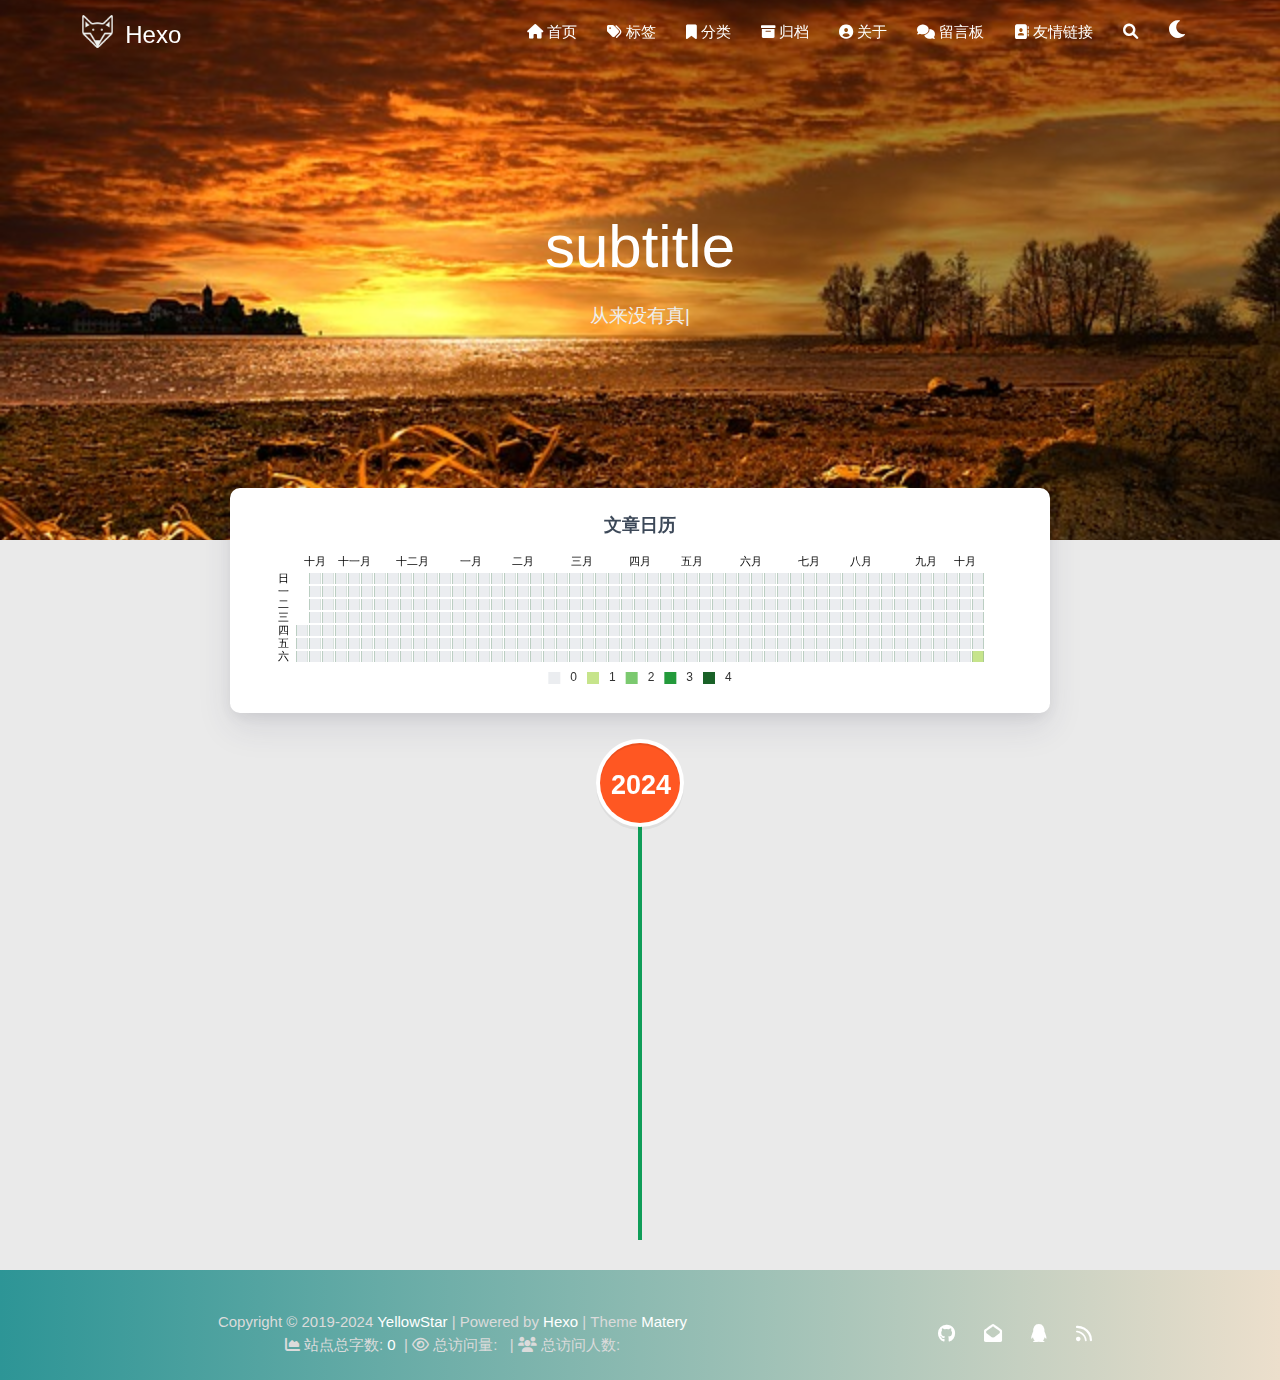
<file: archives/index.html>
<!DOCTYPE HTML>
<html lang="zh-Hans">


<head>
    <meta charset="utf-8">
    <meta name="keywords" content="归档, Hexo">
    <meta name="description" content="YellowStar可以是天中璀璨的明珠，也可以是色情明星">
    <meta http-equiv="X-UA-Compatible" content="IE=edge">
    <meta name="viewport" content="width=device-width, initial-scale=1.0, user-scalable=no">
    <meta name="renderer" content="webkit|ie-stand|ie-comp">
    <meta name="mobile-web-app-capable" content="yes">
    <meta name="format-detection" content="telephone=no">
    <meta name="apple-mobile-web-app-capable" content="yes">
    <meta name="apple-mobile-web-app-status-bar-style" content="black-translucent">
    <meta name="referrer" content="no-referrer-when-downgrade">
    <!-- Global site tag (gtag.js) - Google Analytics -->


    <title>归档 | Hexo</title>
    <link rel="icon" type="image/png" href="/favicon.png">
    


    <!-- bg-cover style     -->



<link rel="stylesheet" type="text/css" href="/libs/awesome/css/all.min.css">
<link rel="stylesheet" type="text/css" href="/libs/materialize/materialize.min.css">
<link rel="stylesheet" type="text/css" href="/libs/aos/aos.css">
<link rel="stylesheet" type="text/css" href="/libs/animate/animate.min.css">
<link rel="stylesheet" type="text/css" href="/libs/lightGallery/css/lightgallery.min.css">
<link rel="stylesheet" type="text/css" href="/css/matery.css">
<link rel="stylesheet" type="text/css" href="/css/my.css">
<link rel="stylesheet" type="text/css" href="/css/dark.css" media="none" onload="if(media!='all')media='all'">




    <link rel="stylesheet" href="/libs/tocbot/tocbot.css">
    <link rel="stylesheet" href="/css/post.css">




    
        <link rel="stylesheet" type="text/css" href="/css/reward.css">
    



    <script src="/libs/jquery/jquery-3.6.0.min.js"></script>

<meta name="generator" content="Hexo 7.3.0">
<style>.github-emoji { position: relative; display: inline-block; width: 1.2em; min-height: 1.2em; overflow: hidden; vertical-align: top; color: transparent; }  .github-emoji > span { position: relative; z-index: 10; }  .github-emoji img, .github-emoji .fancybox { margin: 0 !important; padding: 0 !important; border: none !important; outline: none !important; text-decoration: none !important; user-select: none !important; cursor: auto !important; }  .github-emoji img { height: 1.2em !important; width: 1.2em !important; position: absolute !important; left: 50% !important; top: 50% !important; transform: translate(-50%, -50%) !important; user-select: none !important; cursor: auto !important; } .github-emoji-fallback { color: inherit; } .github-emoji-fallback img { opacity: 0 !important; }</style>
<link rel="alternate" href="/atom.xml" title="Hexo" type="application/atom+xml">
</head>


<body>
    <header class="navbar-fixed">
    <nav id="headNav" class="bg-color nav-transparent">
        <div id="navContainer" class="nav-wrapper container">
            <div class="brand-logo">
                <a href="/" class="waves-effect waves-light">
                    
                    <img src="/medias/logo.png" class="logo-img" alt="LOGO">
                    
                    <span class="logo-span">Hexo</span>
                </a>
            </div>
            

<a href="#" data-target="mobile-nav" class="sidenav-trigger button-collapse"><i class="fas fa-bars"></i></a>
<ul class="right nav-menu">
  
  <li class="hide-on-med-and-down nav-item">
    
    <a href="/" class="waves-effect waves-light">
      
      <i class="fas fa-home" style="zoom: 0.6;"></i>
      
      <span>首页</span>
    </a>
    
  </li>
  
  <li class="hide-on-med-and-down nav-item">
    
    <a href="/tags" class="waves-effect waves-light">
      
      <i class="fas fa-tags" style="zoom: 0.6;"></i>
      
      <span>标签</span>
    </a>
    
  </li>
  
  <li class="hide-on-med-and-down nav-item">
    
    <a href="/categories" class="waves-effect waves-light">
      
      <i class="fas fa-bookmark" style="zoom: 0.6;"></i>
      
      <span>分类</span>
    </a>
    
  </li>
  
  <li class="hide-on-med-and-down nav-item">
    
    <a href="/archives" class="waves-effect waves-light">
      
      <i class="fas fa-archive" style="zoom: 0.6;"></i>
      
      <span>归档</span>
    </a>
    
  </li>
  
  <li class="hide-on-med-and-down nav-item">
    
    <a href="/about" class="waves-effect waves-light">
      
      <i class="fas fa-user-circle" style="zoom: 0.6;"></i>
      
      <span>关于</span>
    </a>
    
  </li>
  
  <li class="hide-on-med-and-down nav-item">
    
    <a href="/contact" class="waves-effect waves-light">
      
      <i class="fas fa-comments" style="zoom: 0.6;"></i>
      
      <span>留言板</span>
    </a>
    
  </li>
  
  <li class="hide-on-med-and-down nav-item">
    
    <a href="/friends" class="waves-effect waves-light">
      
      <i class="fas fa-address-book" style="zoom: 0.6;"></i>
      
      <span>友情链接</span>
    </a>
    
  </li>
  
  <li>
    <a href="#searchModal" class="modal-trigger waves-effect waves-light">
      <i id="searchIcon" class="fas fa-search" title="搜索" style="zoom: 0.85;"></i>
    </a>
  </li>
  <li>
    <a href="javascript:;" class="waves-effect waves-light" onclick="switchNightMode()" title="深色/浅色模式" >
      <i id="sum-moon-icon" class="fas fa-sun" style="zoom: 0.85;"></i>
    </a>
  </li>
</ul>


<div id="mobile-nav" class="side-nav sidenav">

    <div class="mobile-head bg-color">
        
        <img src="/medias/logo.png" class="logo-img circle responsive-img">
        
        <div class="logo-name">Hexo</div>
        <div class="logo-desc">
            
            YellowStar可以是天中璀璨的明珠，也可以是色情明星
            
        </div>
    </div>

    <ul class="menu-list mobile-menu-list">
        
        <li class="m-nav-item">
	  
		<a href="/" class="waves-effect waves-light">
			
			    <i class="fa-fw fas fa-home"></i>
			
			首页
		</a>
          
        </li>
        
        <li class="m-nav-item">
	  
		<a href="/tags" class="waves-effect waves-light">
			
			    <i class="fa-fw fas fa-tags"></i>
			
			标签
		</a>
          
        </li>
        
        <li class="m-nav-item">
	  
		<a href="/categories" class="waves-effect waves-light">
			
			    <i class="fa-fw fas fa-bookmark"></i>
			
			分类
		</a>
          
        </li>
        
        <li class="m-nav-item">
	  
		<a href="/archives" class="waves-effect waves-light">
			
			    <i class="fa-fw fas fa-archive"></i>
			
			归档
		</a>
          
        </li>
        
        <li class="m-nav-item">
	  
		<a href="/about" class="waves-effect waves-light">
			
			    <i class="fa-fw fas fa-user-circle"></i>
			
			关于
		</a>
          
        </li>
        
        <li class="m-nav-item">
	  
		<a href="/contact" class="waves-effect waves-light">
			
			    <i class="fa-fw fas fa-comments"></i>
			
			留言板
		</a>
          
        </li>
        
        <li class="m-nav-item">
	  
		<a href="/friends" class="waves-effect waves-light">
			
			    <i class="fa-fw fas fa-address-book"></i>
			
			友情链接
		</a>
          
        </li>
        
        
        <li><div class="divider"></div></li>
        <li>
            <a href="https://github.com/blinkfox/hexo-theme-matery" class="waves-effect waves-light" target="_blank">
                <i class="fab fa-github-square fa-fw"></i>Fork Me
            </a>
        </li>
        
    </ul>
</div>


        </div>

        
            <style>
    .nav-transparent .github-corner {
        display: none !important;
    }

    .github-corner {
        position: absolute;
        z-index: 10;
        top: 0;
        right: 0;
        border: 0;
        transform: scale(1.1);
    }

    .github-corner svg {
        color: #0f9d58;
        fill: #fff;
        height: 64px;
        width: 64px;
    }

    .github-corner:hover .octo-arm {
        animation: a 0.56s ease-in-out;
    }

    .github-corner .octo-arm {
        animation: none;
    }

    @keyframes a {
        0%,
        to {
            transform: rotate(0);
        }
        20%,
        60% {
            transform: rotate(-25deg);
        }
        40%,
        80% {
            transform: rotate(10deg);
        }
    }
</style>

<a href="https://github.com/blinkfox/hexo-theme-matery" class="github-corner tooltipped hide-on-med-and-down" target="_blank"
   data-tooltip="Fork Me" data-position="left" data-delay="50">
    <svg viewBox="0 0 250 250" aria-hidden="true">
        <path d="M0,0 L115,115 L130,115 L142,142 L250,250 L250,0 Z"></path>
        <path d="M128.3,109.0 C113.8,99.7 119.0,89.6 119.0,89.6 C122.0,82.7 120.5,78.6 120.5,78.6 C119.2,72.0 123.4,76.3 123.4,76.3 C127.3,80.9 125.5,87.3 125.5,87.3 C122.9,97.6 130.6,101.9 134.4,103.2"
              fill="currentColor" style="transform-origin: 130px 106px;" class="octo-arm"></path>
        <path d="M115.0,115.0 C114.9,115.1 118.7,116.5 119.8,115.4 L133.7,101.6 C136.9,99.2 139.9,98.4 142.2,98.6 C133.8,88.0 127.5,74.4 143.8,58.0 C148.5,53.4 154.0,51.2 159.7,51.0 C160.3,49.4 163.2,43.6 171.4,40.1 C171.4,40.1 176.1,42.5 178.8,56.2 C183.1,58.6 187.2,61.8 190.9,65.4 C194.5,69.0 197.7,73.2 200.1,77.6 C213.8,80.2 216.3,84.9 216.3,84.9 C212.7,93.1 206.9,96.0 205.4,96.6 C205.1,102.4 203.0,107.8 198.3,112.5 C181.9,128.9 168.3,122.5 157.7,114.1 C157.9,116.9 156.7,120.9 152.7,124.9 L141.0,136.5 C139.8,137.7 141.6,141.9 141.8,141.8 Z"
              fill="currentColor" class="octo-body"></path>
    </svg>
</a>
        
    </nav>

</header>

    <div class="bg-cover pd-header about-cover">
    <div class="container">
    <div class="row">
    <div class="col s10 offset-s1 m8 offset-m2 l8 offset-l2">
        <div class="brand">
            <div class="title center-align">
                
                    subtitle
                
            </div>

            <div class="description center-align">
                
                <span id="subtitle"></span>
                <script src="/libs/typed/typed.js"></script>
                <script>
                    var typed = new Typed("#subtitle", {
                        strings: [ 
                            
                                "从来没有真正的绝境, 只有心灵的迷途",
                            
                                "Never really desperate, only the lost of the soul",
                            
                        ],
                        startDelay: 300,
                        typeSpeed: 100,
                        loop: true,
                        backSpeed: 50,
                        showCursor: true
                    });
                </script>
                
            </div>
        </div>
    </div>
</div>


<script>
    // 每天切换 banner 图.  Switch banner image every day.
    var bannerUrl = "/medias/banner/" + new Date().getDay() + '.jpg';
    $('.bg-cover').css('background-image', 'url(' + bannerUrl + ')');
</script>
<script>
    
      var bannerUrl = "/medias/featureimages/" + Math.floor(Math.random() * 24) + '.jpg';
    
    $('.bg-cover.about-cover').css('background-image', 'url(' + bannerUrl + ')');

</script>


    </div>
</div>

<main class="content">

    
    <div class="container archive-calendar">
    <div class="card">
        <div id="post-calendar" class="card-content"></div>
    </div>
</div>

<script type="text/javascript" src="/libs/echarts/echarts.min.js"></script>
<script type="text/javascript">
    let myChart = echarts.init(document.getElementById('post-calendar'));

    

    let option = {
        title: {
            top: 0,
            text: '文章日历',
            left: 'center',
            textStyle: {
                color: '#3C4858'
            }
        },
        tooltip: {
            padding: 10,
            backgroundColor: '#555',
            borderColor: '#777',
            borderWidth: 1,
            formatter: function (obj) {
                var value = obj.value;
                return '<div style="font-size: 14px;">' + value[0] + '：' + value[1] + '</div>';
            }
        },
        visualMap: {
            show: true,
            showLabel: true,
            categories: [0, 1, 2, 3, 4],
            calculable: true,
            inRange: {
                symbol: 'rect',
                color: ['#ebedf0', '#c6e48b', '#7bc96f', '#239a3b', '#196127']
            },
            itemWidth: 12,
            itemHeight: 12,
            orient: 'horizontal',
            left: 'center',
            bottom: 0
        },
        calendar: [{
            left: 'center',
            range: ["2023-10-19", "2024-10-19"],
            cellSize: [13, 13],
            splitLine: {
                show: false
            },
            itemStyle: {
                color: '#196127',
                borderColor: '#fff',
                borderWidth: 2
            },
            yearLabel: {
                show: false
            },
            monthLabel: {
                nameMap: 'cn',
                fontSize: 11
            },
            dayLabel: {
                formatter: '{start}  1st',
                nameMap: 'cn',
                fontSize: 11
            }
        }],
        series: [{
            type: 'heatmap',
            coordinateSystem: 'calendar',
            calendarIndex: 0,
            data: [["2023-10-19", 0], ["2023-10-20", 0], ["2023-10-21", 0], ["2023-10-22", 0], ["2023-10-23", 0], ["2023-10-24", 0], ["2023-10-25", 0], ["2023-10-26", 0], ["2023-10-27", 0], ["2023-10-28", 0], ["2023-10-29", 0], ["2023-10-30", 0], ["2023-10-31", 0], ["2023-11-01", 0], ["2023-11-02", 0], ["2023-11-03", 0], ["2023-11-04", 0], ["2023-11-05", 0], ["2023-11-06", 0], ["2023-11-07", 0], ["2023-11-08", 0], ["2023-11-09", 0], ["2023-11-10", 0], ["2023-11-11", 0], ["2023-11-12", 0], ["2023-11-13", 0], ["2023-11-14", 0], ["2023-11-15", 0], ["2023-11-16", 0], ["2023-11-17", 0], ["2023-11-18", 0], ["2023-11-19", 0], ["2023-11-20", 0], ["2023-11-21", 0], ["2023-11-22", 0], ["2023-11-23", 0], ["2023-11-24", 0], ["2023-11-25", 0], ["2023-11-26", 0], ["2023-11-27", 0], ["2023-11-28", 0], ["2023-11-29", 0], ["2023-11-30", 0], ["2023-12-01", 0], ["2023-12-02", 0], ["2023-12-03", 0], ["2023-12-04", 0], ["2023-12-05", 0], ["2023-12-06", 0], ["2023-12-07", 0], ["2023-12-08", 0], ["2023-12-09", 0], ["2023-12-10", 0], ["2023-12-11", 0], ["2023-12-12", 0], ["2023-12-13", 0], ["2023-12-14", 0], ["2023-12-15", 0], ["2023-12-16", 0], ["2023-12-17", 0], ["2023-12-18", 0], ["2023-12-19", 0], ["2023-12-20", 0], ["2023-12-21", 0], ["2023-12-22", 0], ["2023-12-23", 0], ["2023-12-24", 0], ["2023-12-25", 0], ["2023-12-26", 0], ["2023-12-27", 0], ["2023-12-28", 0], ["2023-12-29", 0], ["2023-12-30", 0], ["2023-12-31", 0], ["2024-01-01", 0], ["2024-01-02", 0], ["2024-01-03", 0], ["2024-01-04", 0], ["2024-01-05", 0], ["2024-01-06", 0], ["2024-01-07", 0], ["2024-01-08", 0], ["2024-01-09", 0], ["2024-01-10", 0], ["2024-01-11", 0], ["2024-01-12", 0], ["2024-01-13", 0], ["2024-01-14", 0], ["2024-01-15", 0], ["2024-01-16", 0], ["2024-01-17", 0], ["2024-01-18", 0], ["2024-01-19", 0], ["2024-01-20", 0], ["2024-01-21", 0], ["2024-01-22", 0], ["2024-01-23", 0], ["2024-01-24", 0], ["2024-01-25", 0], ["2024-01-26", 0], ["2024-01-27", 0], ["2024-01-28", 0], ["2024-01-29", 0], ["2024-01-30", 0], ["2024-01-31", 0], ["2024-02-01", 0], ["2024-02-02", 0], ["2024-02-03", 0], ["2024-02-04", 0], ["2024-02-05", 0], ["2024-02-06", 0], ["2024-02-07", 0], ["2024-02-08", 0], ["2024-02-09", 0], ["2024-02-10", 0], ["2024-02-11", 0], ["2024-02-12", 0], ["2024-02-13", 0], ["2024-02-14", 0], ["2024-02-15", 0], ["2024-02-16", 0], ["2024-02-17", 0], ["2024-02-18", 0], ["2024-02-19", 0], ["2024-02-20", 0], ["2024-02-21", 0], ["2024-02-22", 0], ["2024-02-23", 0], ["2024-02-24", 0], ["2024-02-25", 0], ["2024-02-26", 0], ["2024-02-27", 0], ["2024-02-28", 0], ["2024-02-29", 0], ["2024-03-01", 0], ["2024-03-02", 0], ["2024-03-03", 0], ["2024-03-04", 0], ["2024-03-05", 0], ["2024-03-06", 0], ["2024-03-07", 0], ["2024-03-08", 0], ["2024-03-09", 0], ["2024-03-10", 0], ["2024-03-11", 0], ["2024-03-12", 0], ["2024-03-13", 0], ["2024-03-14", 0], ["2024-03-15", 0], ["2024-03-16", 0], ["2024-03-17", 0], ["2024-03-18", 0], ["2024-03-19", 0], ["2024-03-20", 0], ["2024-03-21", 0], ["2024-03-22", 0], ["2024-03-23", 0], ["2024-03-24", 0], ["2024-03-25", 0], ["2024-03-26", 0], ["2024-03-27", 0], ["2024-03-28", 0], ["2024-03-29", 0], ["2024-03-30", 0], ["2024-03-31", 0], ["2024-04-01", 0], ["2024-04-02", 0], ["2024-04-03", 0], ["2024-04-04", 0], ["2024-04-05", 0], ["2024-04-06", 0], ["2024-04-07", 0], ["2024-04-08", 0], ["2024-04-09", 0], ["2024-04-10", 0], ["2024-04-11", 0], ["2024-04-12", 0], ["2024-04-13", 0], ["2024-04-14", 0], ["2024-04-15", 0], ["2024-04-16", 0], ["2024-04-17", 0], ["2024-04-18", 0], ["2024-04-19", 0], ["2024-04-20", 0], ["2024-04-21", 0], ["2024-04-22", 0], ["2024-04-23", 0], ["2024-04-24", 0], ["2024-04-25", 0], ["2024-04-26", 0], ["2024-04-27", 0], ["2024-04-28", 0], ["2024-04-29", 0], ["2024-04-30", 0], ["2024-05-01", 0], ["2024-05-02", 0], ["2024-05-03", 0], ["2024-05-04", 0], ["2024-05-05", 0], ["2024-05-06", 0], ["2024-05-07", 0], ["2024-05-08", 0], ["2024-05-09", 0], ["2024-05-10", 0], ["2024-05-11", 0], ["2024-05-12", 0], ["2024-05-13", 0], ["2024-05-14", 0], ["2024-05-15", 0], ["2024-05-16", 0], ["2024-05-17", 0], ["2024-05-18", 0], ["2024-05-19", 0], ["2024-05-20", 0], ["2024-05-21", 0], ["2024-05-22", 0], ["2024-05-23", 0], ["2024-05-24", 0], ["2024-05-25", 0], ["2024-05-26", 0], ["2024-05-27", 0], ["2024-05-28", 0], ["2024-05-29", 0], ["2024-05-30", 0], ["2024-05-31", 0], ["2024-06-01", 0], ["2024-06-02", 0], ["2024-06-03", 0], ["2024-06-04", 0], ["2024-06-05", 0], ["2024-06-06", 0], ["2024-06-07", 0], ["2024-06-08", 0], ["2024-06-09", 0], ["2024-06-10", 0], ["2024-06-11", 0], ["2024-06-12", 0], ["2024-06-13", 0], ["2024-06-14", 0], ["2024-06-15", 0], ["2024-06-16", 0], ["2024-06-17", 0], ["2024-06-18", 0], ["2024-06-19", 0], ["2024-06-20", 0], ["2024-06-21", 0], ["2024-06-22", 0], ["2024-06-23", 0], ["2024-06-24", 0], ["2024-06-25", 0], ["2024-06-26", 0], ["2024-06-27", 0], ["2024-06-28", 0], ["2024-06-29", 0], ["2024-06-30", 0], ["2024-07-01", 0], ["2024-07-02", 0], ["2024-07-03", 0], ["2024-07-04", 0], ["2024-07-05", 0], ["2024-07-06", 0], ["2024-07-07", 0], ["2024-07-08", 0], ["2024-07-09", 0], ["2024-07-10", 0], ["2024-07-11", 0], ["2024-07-12", 0], ["2024-07-13", 0], ["2024-07-14", 0], ["2024-07-15", 0], ["2024-07-16", 0], ["2024-07-17", 0], ["2024-07-18", 0], ["2024-07-19", 0], ["2024-07-20", 0], ["2024-07-21", 0], ["2024-07-22", 0], ["2024-07-23", 0], ["2024-07-24", 0], ["2024-07-25", 0], ["2024-07-26", 0], ["2024-07-27", 0], ["2024-07-28", 0], ["2024-07-29", 0], ["2024-07-30", 0], ["2024-07-31", 0], ["2024-08-01", 0], ["2024-08-02", 0], ["2024-08-03", 0], ["2024-08-04", 0], ["2024-08-05", 0], ["2024-08-06", 0], ["2024-08-07", 0], ["2024-08-08", 0], ["2024-08-09", 0], ["2024-08-10", 0], ["2024-08-11", 0], ["2024-08-12", 0], ["2024-08-13", 0], ["2024-08-14", 0], ["2024-08-15", 0], ["2024-08-16", 0], ["2024-08-17", 0], ["2024-08-18", 0], ["2024-08-19", 0], ["2024-08-20", 0], ["2024-08-21", 0], ["2024-08-22", 0], ["2024-08-23", 0], ["2024-08-24", 0], ["2024-08-25", 0], ["2024-08-26", 0], ["2024-08-27", 0], ["2024-08-28", 0], ["2024-08-29", 0], ["2024-08-30", 0], ["2024-08-31", 0], ["2024-09-01", 0], ["2024-09-02", 0], ["2024-09-03", 0], ["2024-09-04", 0], ["2024-09-05", 0], ["2024-09-06", 0], ["2024-09-07", 0], ["2024-09-08", 0], ["2024-09-09", 0], ["2024-09-10", 0], ["2024-09-11", 0], ["2024-09-12", 0], ["2024-09-13", 0], ["2024-09-14", 0], ["2024-09-15", 0], ["2024-09-16", 0], ["2024-09-17", 0], ["2024-09-18", 0], ["2024-09-19", 0], ["2024-09-20", 0], ["2024-09-21", 0], ["2024-09-22", 0], ["2024-09-23", 0], ["2024-09-24", 0], ["2024-09-25", 0], ["2024-09-26", 0], ["2024-09-27", 0], ["2024-09-28", 0], ["2024-09-29", 0], ["2024-09-30", 0], ["2024-10-01", 0], ["2024-10-02", 0], ["2024-10-03", 0], ["2024-10-04", 0], ["2024-10-05", 0], ["2024-10-06", 0], ["2024-10-07", 0], ["2024-10-08", 0], ["2024-10-09", 0], ["2024-10-10", 0], ["2024-10-11", 0], ["2024-10-12", 0], ["2024-10-13", 0], ["2024-10-14", 0], ["2024-10-15", 0], ["2024-10-16", 0], ["2024-10-17", 0], ["2024-10-18", 0], ["2024-10-19", 1]]
        }]

    };

    myChart.setOption(option);
</script>

    

    

    <div id="cd-timeline" class="container">
        
        <div class="cd-timeline-block">

            
            
            
            <div class="cd-timeline-img year" data-aos="zoom-in-up">
                <a href="/archives/2024">2024</a>
            </div>
            

            
            
            
            <div class="cd-timeline-img month" data-aos="zoom-in-up">
                <a href="/archives/2024/10">10</a>
            </div>
            

            
            <div class="cd-timeline-img day" data-aos="zoom-in-up">
                <span>19</span>
            </div>
            <article class="cd-timeline-content" data-aos="fade-up">
                <div class="article col s12 m6">
                    <div class="card">
                        <a href="/2024/10/19/begin/">
                            <div class="card-image">
                                
                                
                                <img src="/medias/featureimages/1.jpg" class="responsive-img" alt="begin">
                                
                                <span class="card-title">begin</span>
                            </div>
                        </a>
                        <div class="card-content article-content">
                            <div class="summary block-with-text">
                                
                                    
                                
                            </div>
                            <div class="publish-info">
                                <span class="publish-date">
                                    <i class="far fa-clock fa-fw icon-date"></i>2024-10-19
                                </span>
                                <span class="publish-author">
                                    
                                    <i class="fas fa-user fa-fw"></i>
                                    YellowStar
                                    
                                </span>
                            </div>
                        </div>

                        
                    </div>
                </div>
            </article>
        </div>
        
    </div>

</main>




    <footer class="page-footer bg-color">
    
        <link rel="stylesheet" href="/libs/aplayer/APlayer.min.css">
<style>
    .aplayer .aplayer-lrc p {
        
        display: none;
        
        font-size: 12px;
        font-weight: 700;
        line-height: 16px !important;
    }

    .aplayer .aplayer-lrc p.aplayer-lrc-current {
        
        display: none;
        
        font-size: 15px;
        color: #42b983;
    }

    
    .aplayer.aplayer-fixed.aplayer-narrow .aplayer-body {
        left: -66px !important;
    }

    .aplayer.aplayer-fixed.aplayer-narrow .aplayer-body:hover {
        left: 0px !important;
    }

    
</style>
<div class="">
    
    <div class="row">
        <meting-js class="col l8 offset-l2 m10 offset-m1 s12"
                   server="netease"
                   type="playlist"
                   id="503838841"
                   fixed='true'
                   autoplay='false'
                   theme='#42b983'
                   loop='all'
                   order='random'
                   preload='auto'
                   volume='0.7'
                   list-folded='true'
        >
        </meting-js>
    </div>
</div>

<script src="/libs/aplayer/APlayer.min.js"></script>
<script src="/libs/aplayer/Meting.min.js"></script>

    

    <div class="container row center-align"
         style="margin-bottom: 0px !important;">
        <div class="col s12 m8 l8 copy-right">
            Copyright&nbsp;&copy;
            
                <span id="year">2019-2024</span>
            
            <a href="/about" target="_blank">YellowStar</a>
            |&nbsp;Powered by&nbsp;<a href="https://hexo.io/" target="_blank">Hexo</a>
            |&nbsp;Theme&nbsp;<a href="https://github.com/blinkfox/hexo-theme-matery" target="_blank">Matery</a>
            
            <br>
            
                &nbsp;<i class="fas fa-chart-area"></i>&nbsp;站点总字数:&nbsp;<span
                        class="white-color">0</span>
            
            
            
                
            
            
                <span id="busuanzi_container_site_pv">
                &nbsp;|&nbsp;<i class="far fa-eye"></i>&nbsp;总访问量:&nbsp;
                    <span id="busuanzi_value_site_pv" class="white-color"></span>
            </span>
            
            
                <span id="busuanzi_container_site_uv">
                &nbsp;|&nbsp;<i class="fas fa-users"></i>&nbsp;总访问人数:&nbsp;
                    <span id="busuanzi_value_site_uv" class="white-color"></span>
            </span>
            
            <br>

            <!-- 运行天数提醒. -->
            
            <br>
            
        </div>
        <div class="col s12 m4 l4 social-link social-statis">
    <a href="https://github.com/blinkfox" class="tooltipped" target="_blank" data-tooltip="访问我的GitHub" data-position="top" data-delay="50">
        <i class="fab fa-github"></i>
    </a>



    <a href="mailto:1181062873@qq.com" class="tooltipped" target="_blank" data-tooltip="邮件联系我" data-position="top" data-delay="50">
        <i class="fas fa-envelope-open"></i>
    </a>







    <a href="tencent://AddContact/?fromId=50&fromSubId=1&subcmd=all&uin=1181062873" class="tooltipped" target="_blank" data-tooltip="QQ联系我: 1181062873" data-position="top" data-delay="50">
        <i class="fab fa-qq"></i>
    </a>







    <a href="/atom.xml" class="tooltipped" target="_blank" data-tooltip="RSS 订阅" data-position="top" data-delay="50">
        <i class="fas fa-rss"></i>
    </a>

</div>
    </div>
</footer>

<div class="progress-bar"></div>


    <!-- 搜索遮罩框 -->
<div id="searchModal" class="modal">
    <div class="modal-content">
        <div class="search-header">
            <span class="title"><i class="fas fa-search"></i>&nbsp;&nbsp;搜索</span>
            <input type="search" id="searchInput" name="s" placeholder="请输入搜索的关键字"
                   class="search-input">
        </div>
        <div id="searchResult"></div>
    </div>
</div>

<script type="text/javascript">
$(function () {
    var searchFunc = function (path, search_id, content_id) {
        'use strict';
        $.ajax({
            url: path,
            dataType: "xml",
            success: function (xmlResponse) {
                // get the contents from search data
                var datas = $("entry", xmlResponse).map(function () {
                    return {
                        title: $("title", this).text(),
                        content: $("content", this).text(),
                        url: $("url", this).text()
                    };
                }).get();
                var $input = document.getElementById(search_id);
                var $resultContent = document.getElementById(content_id);
                $input.addEventListener('input', function () {
                    var str = '<ul class=\"search-result-list\">';
                    var keywords = this.value.trim().toLowerCase().split(/[\s\-]+/);
                    $resultContent.innerHTML = "";
                    if (this.value.trim().length <= 0) {
                        return;
                    }
                    // perform local searching
                    datas.forEach(function (data) {
                        var isMatch = true;
                        var data_title = data.title.trim().toLowerCase();
                        var data_content = data.content.trim().replace(/<[^>]+>/g, "").toLowerCase();
                        var data_url = data.url;
                        data_url = data_url.indexOf('/') === 0 ? data.url : '/' + data_url;
                        var index_title = -1;
                        var index_content = -1;
                        var first_occur = -1;
                        // only match artiles with not empty titles and contents
                        if (data_title !== '' && data_content !== '') {
                            keywords.forEach(function (keyword, i) {
                                index_title = data_title.indexOf(keyword);
                                index_content = data_content.indexOf(keyword);
                                if (index_title < 0 && index_content < 0) {
                                    isMatch = false;
                                } else {
                                    if (index_content < 0) {
                                        index_content = 0;
                                    }
                                    if (i === 0) {
                                        first_occur = index_content;
                                    }
                                }
                            });
                        }
                        // show search results
                        if (isMatch) {
                            str += "<li><a href='" + data_url + "' class='search-result-title'>" + data_title + "</a>";
                            var content = data.content.trim().replace(/<[^>]+>/g, "");
                            if (first_occur >= 0) {
                                // cut out 100 characters
                                var start = first_occur - 20;
                                var end = first_occur + 80;
                                if (start < 0) {
                                    start = 0;
                                }
                                if (start === 0) {
                                    end = 100;
                                }
                                if (end > content.length) {
                                    end = content.length;
                                }
                                var match_content = content.substr(start, end);
                                // highlight all keywords
                                keywords.forEach(function (keyword) {
                                    var regS = new RegExp(keyword, "gi");
                                    match_content = match_content.replace(regS, "<em class=\"search-keyword\">" + keyword + "</em>");
                                });

                                str += "<p class=\"search-result\">" + match_content + "...</p>"
                            }
                            str += "</li>";
                        }
                    });
                    str += "</ul>";
                    $resultContent.innerHTML = str;
                });
            }
        });
    };

    searchFunc('/search.xml', 'searchInput', 'searchResult');
});
</script>

    <!-- 白天和黑夜主题 -->
<div class="stars-con">
    <div id="stars"></div>
    <div id="stars2"></div>
    <div id="stars3"></div>  
</div>

<script>
    function switchNightMode() {
        $('<div class="Cuteen_DarkSky"><div class="Cuteen_DarkPlanet"></div></div>').appendTo($('body')),
        setTimeout(function () {
            $('body').hasClass('DarkMode') 
            ? ($('body').removeClass('DarkMode'), localStorage.setItem('isDark', '0'), $('#sum-moon-icon').removeClass("fa-sun").addClass('fa-moon')) 
            : ($('body').addClass('DarkMode'), localStorage.setItem('isDark', '1'), $('#sum-moon-icon').addClass("fa-sun").removeClass('fa-moon')),
            
            setTimeout(function () {
            $('.Cuteen_DarkSky').fadeOut(1e3, function () {
                $(this).remove()
            })
            }, 2e3)
        })
    }
</script>

    <!-- 回到顶部按钮 -->
<div id="backTop" class="top-scroll">
    <a class="btn-floating btn-large waves-effect waves-light" href="#!">
        <i class="fas fa-arrow-up"></i>
    </a>
</div>


    <script src="/libs/materialize/materialize.min.js"></script>
    <script src="/libs/masonry/masonry.pkgd.min.js"></script>
    <script src="/libs/aos/aos.js"></script>
    <script src="/libs/scrollprogress/scrollProgress.min.js"></script>
    <script src="/libs/lightGallery/js/lightgallery-all.min.js"></script>
    <script src="/js/matery.js"></script>

    

    
    
    

    <!-- 雪花特效 -->
    

    <!-- 鼠标星星特效 -->
    

     
        <script src="https://ssl.captcha.qq.com/TCaptcha.js"></script>
        <script src="/libs/others/TencentCaptcha.js"></script>
        <button id="TencentCaptcha" data-appid="xxxxxxxxxx" data-cbfn="callback" type="button" hidden></button>
    

    <!-- Baidu Analytics -->

<script>
    var _hmt = _hmt || [];
    (function () {
        var hm = document.createElement("script");
        hm.src = "https://hm.baidu.com/hm.js?b239d6e9a89473af46000a6364b50339";
        var s = document.getElementsByTagName("script")[0];
        s.parentNode.insertBefore(hm, s);
    })();
</script>

    <!-- Baidu Push -->

<script>
    (function () {
        var bp = document.createElement('script');
        var curProtocol = window.location.protocol.split(':')[0];
        if (curProtocol === 'https') {
            bp.src = 'https://zz.bdstatic.com/linksubmit/push.js';
        } else {
            bp.src = 'http://push.zhanzhang.baidu.com/push.js';
        }
        var s = document.getElementsByTagName("script")[0];
        s.parentNode.insertBefore(bp, s);
    })();
</script>

    
    
    <script async src="/libs/others/busuanzi.pure.mini.js"></script>
    

    

    

    <!--腾讯兔小巢-->
    
    

    

    

    
    <script src="/libs/instantpage/instantpage.js" type="module"></script>
    

</body>

</html>
</file>
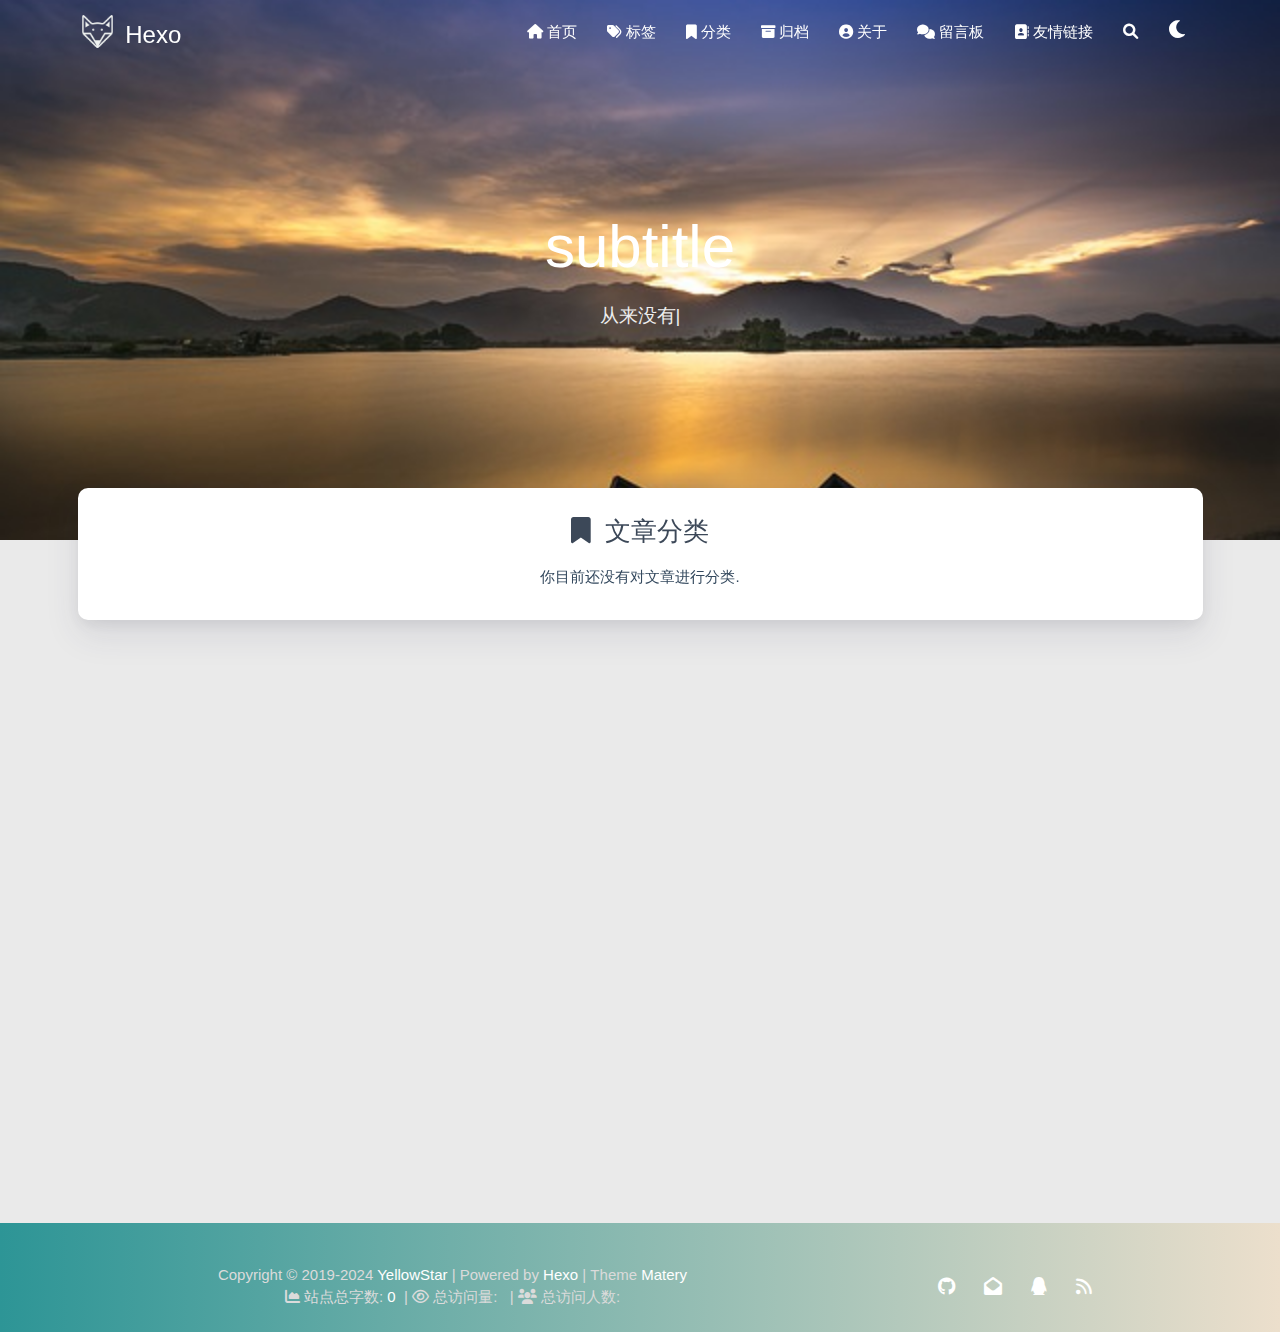
<file: categories/index.html>
<!DOCTYPE HTML>
<html lang="zh-Hans">


<head>
    <meta charset="utf-8">
    <meta name="keywords" content="分类, Hexo">
    <meta name="description" content="YellowStar可以是天中璀璨的明珠，也可以是色情明星">
    <meta http-equiv="X-UA-Compatible" content="IE=edge">
    <meta name="viewport" content="width=device-width, initial-scale=1.0, user-scalable=no">
    <meta name="renderer" content="webkit|ie-stand|ie-comp">
    <meta name="mobile-web-app-capable" content="yes">
    <meta name="format-detection" content="telephone=no">
    <meta name="apple-mobile-web-app-capable" content="yes">
    <meta name="apple-mobile-web-app-status-bar-style" content="black-translucent">
    <meta name="referrer" content="no-referrer-when-downgrade">
    <!-- Global site tag (gtag.js) - Google Analytics -->


    <title>分类 | Hexo</title>
    <link rel="icon" type="image/png" href="/favicon.png">
    


    <!-- bg-cover style     -->



<link rel="stylesheet" type="text/css" href="/libs/awesome/css/all.min.css">
<link rel="stylesheet" type="text/css" href="/libs/materialize/materialize.min.css">
<link rel="stylesheet" type="text/css" href="/libs/aos/aos.css">
<link rel="stylesheet" type="text/css" href="/libs/animate/animate.min.css">
<link rel="stylesheet" type="text/css" href="/libs/lightGallery/css/lightgallery.min.css">
<link rel="stylesheet" type="text/css" href="/css/matery.css">
<link rel="stylesheet" type="text/css" href="/css/my.css">
<link rel="stylesheet" type="text/css" href="/css/dark.css" media="none" onload="if(media!='all')media='all'">




    <link rel="stylesheet" href="/libs/tocbot/tocbot.css">
    <link rel="stylesheet" href="/css/post.css">




    
        <link rel="stylesheet" type="text/css" href="/css/reward.css">
    



    <script src="/libs/jquery/jquery-3.6.0.min.js"></script>

<meta name="generator" content="Hexo 7.3.0">
<style>.github-emoji { position: relative; display: inline-block; width: 1.2em; min-height: 1.2em; overflow: hidden; vertical-align: top; color: transparent; }  .github-emoji > span { position: relative; z-index: 10; }  .github-emoji img, .github-emoji .fancybox { margin: 0 !important; padding: 0 !important; border: none !important; outline: none !important; text-decoration: none !important; user-select: none !important; cursor: auto !important; }  .github-emoji img { height: 1.2em !important; width: 1.2em !important; position: absolute !important; left: 50% !important; top: 50% !important; transform: translate(-50%, -50%) !important; user-select: none !important; cursor: auto !important; } .github-emoji-fallback { color: inherit; } .github-emoji-fallback img { opacity: 0 !important; }</style>
<link rel="alternate" href="/atom.xml" title="Hexo" type="application/atom+xml">
</head>


<body>
    <header class="navbar-fixed">
    <nav id="headNav" class="bg-color nav-transparent">
        <div id="navContainer" class="nav-wrapper container">
            <div class="brand-logo">
                <a href="/" class="waves-effect waves-light">
                    
                    <img src="/medias/logo.png" class="logo-img" alt="LOGO">
                    
                    <span class="logo-span">Hexo</span>
                </a>
            </div>
            

<a href="#" data-target="mobile-nav" class="sidenav-trigger button-collapse"><i class="fas fa-bars"></i></a>
<ul class="right nav-menu">
  
  <li class="hide-on-med-and-down nav-item">
    
    <a href="/" class="waves-effect waves-light">
      
      <i class="fas fa-home" style="zoom: 0.6;"></i>
      
      <span>首页</span>
    </a>
    
  </li>
  
  <li class="hide-on-med-and-down nav-item">
    
    <a href="/tags" class="waves-effect waves-light">
      
      <i class="fas fa-tags" style="zoom: 0.6;"></i>
      
      <span>标签</span>
    </a>
    
  </li>
  
  <li class="hide-on-med-and-down nav-item">
    
    <a href="/categories" class="waves-effect waves-light">
      
      <i class="fas fa-bookmark" style="zoom: 0.6;"></i>
      
      <span>分类</span>
    </a>
    
  </li>
  
  <li class="hide-on-med-and-down nav-item">
    
    <a href="/archives" class="waves-effect waves-light">
      
      <i class="fas fa-archive" style="zoom: 0.6;"></i>
      
      <span>归档</span>
    </a>
    
  </li>
  
  <li class="hide-on-med-and-down nav-item">
    
    <a href="/about" class="waves-effect waves-light">
      
      <i class="fas fa-user-circle" style="zoom: 0.6;"></i>
      
      <span>关于</span>
    </a>
    
  </li>
  
  <li class="hide-on-med-and-down nav-item">
    
    <a href="/contact" class="waves-effect waves-light">
      
      <i class="fas fa-comments" style="zoom: 0.6;"></i>
      
      <span>留言板</span>
    </a>
    
  </li>
  
  <li class="hide-on-med-and-down nav-item">
    
    <a href="/friends" class="waves-effect waves-light">
      
      <i class="fas fa-address-book" style="zoom: 0.6;"></i>
      
      <span>友情链接</span>
    </a>
    
  </li>
  
  <li>
    <a href="#searchModal" class="modal-trigger waves-effect waves-light">
      <i id="searchIcon" class="fas fa-search" title="搜索" style="zoom: 0.85;"></i>
    </a>
  </li>
  <li>
    <a href="javascript:;" class="waves-effect waves-light" onclick="switchNightMode()" title="深色/浅色模式" >
      <i id="sum-moon-icon" class="fas fa-sun" style="zoom: 0.85;"></i>
    </a>
  </li>
</ul>


<div id="mobile-nav" class="side-nav sidenav">

    <div class="mobile-head bg-color">
        
        <img src="/medias/logo.png" class="logo-img circle responsive-img">
        
        <div class="logo-name">Hexo</div>
        <div class="logo-desc">
            
            YellowStar可以是天中璀璨的明珠，也可以是色情明星
            
        </div>
    </div>

    <ul class="menu-list mobile-menu-list">
        
        <li class="m-nav-item">
	  
		<a href="/" class="waves-effect waves-light">
			
			    <i class="fa-fw fas fa-home"></i>
			
			首页
		</a>
          
        </li>
        
        <li class="m-nav-item">
	  
		<a href="/tags" class="waves-effect waves-light">
			
			    <i class="fa-fw fas fa-tags"></i>
			
			标签
		</a>
          
        </li>
        
        <li class="m-nav-item">
	  
		<a href="/categories" class="waves-effect waves-light">
			
			    <i class="fa-fw fas fa-bookmark"></i>
			
			分类
		</a>
          
        </li>
        
        <li class="m-nav-item">
	  
		<a href="/archives" class="waves-effect waves-light">
			
			    <i class="fa-fw fas fa-archive"></i>
			
			归档
		</a>
          
        </li>
        
        <li class="m-nav-item">
	  
		<a href="/about" class="waves-effect waves-light">
			
			    <i class="fa-fw fas fa-user-circle"></i>
			
			关于
		</a>
          
        </li>
        
        <li class="m-nav-item">
	  
		<a href="/contact" class="waves-effect waves-light">
			
			    <i class="fa-fw fas fa-comments"></i>
			
			留言板
		</a>
          
        </li>
        
        <li class="m-nav-item">
	  
		<a href="/friends" class="waves-effect waves-light">
			
			    <i class="fa-fw fas fa-address-book"></i>
			
			友情链接
		</a>
          
        </li>
        
        
        <li><div class="divider"></div></li>
        <li>
            <a href="https://github.com/blinkfox/hexo-theme-matery" class="waves-effect waves-light" target="_blank">
                <i class="fab fa-github-square fa-fw"></i>Fork Me
            </a>
        </li>
        
    </ul>
</div>


        </div>

        
            <style>
    .nav-transparent .github-corner {
        display: none !important;
    }

    .github-corner {
        position: absolute;
        z-index: 10;
        top: 0;
        right: 0;
        border: 0;
        transform: scale(1.1);
    }

    .github-corner svg {
        color: #0f9d58;
        fill: #fff;
        height: 64px;
        width: 64px;
    }

    .github-corner:hover .octo-arm {
        animation: a 0.56s ease-in-out;
    }

    .github-corner .octo-arm {
        animation: none;
    }

    @keyframes a {
        0%,
        to {
            transform: rotate(0);
        }
        20%,
        60% {
            transform: rotate(-25deg);
        }
        40%,
        80% {
            transform: rotate(10deg);
        }
    }
</style>

<a href="https://github.com/blinkfox/hexo-theme-matery" class="github-corner tooltipped hide-on-med-and-down" target="_blank"
   data-tooltip="Fork Me" data-position="left" data-delay="50">
    <svg viewBox="0 0 250 250" aria-hidden="true">
        <path d="M0,0 L115,115 L130,115 L142,142 L250,250 L250,0 Z"></path>
        <path d="M128.3,109.0 C113.8,99.7 119.0,89.6 119.0,89.6 C122.0,82.7 120.5,78.6 120.5,78.6 C119.2,72.0 123.4,76.3 123.4,76.3 C127.3,80.9 125.5,87.3 125.5,87.3 C122.9,97.6 130.6,101.9 134.4,103.2"
              fill="currentColor" style="transform-origin: 130px 106px;" class="octo-arm"></path>
        <path d="M115.0,115.0 C114.9,115.1 118.7,116.5 119.8,115.4 L133.7,101.6 C136.9,99.2 139.9,98.4 142.2,98.6 C133.8,88.0 127.5,74.4 143.8,58.0 C148.5,53.4 154.0,51.2 159.7,51.0 C160.3,49.4 163.2,43.6 171.4,40.1 C171.4,40.1 176.1,42.5 178.8,56.2 C183.1,58.6 187.2,61.8 190.9,65.4 C194.5,69.0 197.7,73.2 200.1,77.6 C213.8,80.2 216.3,84.9 216.3,84.9 C212.7,93.1 206.9,96.0 205.4,96.6 C205.1,102.4 203.0,107.8 198.3,112.5 C181.9,128.9 168.3,122.5 157.7,114.1 C157.9,116.9 156.7,120.9 152.7,124.9 L141.0,136.5 C139.8,137.7 141.6,141.9 141.8,141.8 Z"
              fill="currentColor" class="octo-body"></path>
    </svg>
</a>
        
    </nav>

</header>

    <div class="bg-cover pd-header about-cover">
    <div class="container">
    <div class="row">
    <div class="col s10 offset-s1 m8 offset-m2 l8 offset-l2">
        <div class="brand">
            <div class="title center-align">
                
                    subtitle
                
            </div>

            <div class="description center-align">
                
                <span id="subtitle"></span>
                <script src="/libs/typed/typed.js"></script>
                <script>
                    var typed = new Typed("#subtitle", {
                        strings: [ 
                            
                                "从来没有真正的绝境, 只有心灵的迷途",
                            
                                "Never really desperate, only the lost of the soul",
                            
                        ],
                        startDelay: 300,
                        typeSpeed: 100,
                        loop: true,
                        backSpeed: 50,
                        showCursor: true
                    });
                </script>
                
            </div>
        </div>
    </div>
</div>


<script>
    // 每天切换 banner 图.  Switch banner image every day.
    var bannerUrl = "/medias/banner/" + new Date().getDay() + '.jpg';
    $('.bg-cover').css('background-image', 'url(' + bannerUrl + ')');
</script>
<script>
    
      var bannerUrl = "/medias/featureimages/" + Math.floor(Math.random() * 24) + '.jpg';
    
    $('.bg-cover.about-cover').css('background-image', 'url(' + bannerUrl + ')');

</script>


    </div>
</div>

<main class="content">

    

<div id="category-cloud" class="container chip-container">
    <div class="card">
        <div class="card-content">
            <div class="tag-title center-align">
                <i class="fas fa-bookmark"></i>&nbsp;&nbsp;文章分类
            </div>
            <div class="tag-chips">
                
                你目前还没有对文章进行分类.
                
            </div>
        </div>
    </div>
</div>


    

</main>


    <footer class="page-footer bg-color">
    
        <link rel="stylesheet" href="/libs/aplayer/APlayer.min.css">
<style>
    .aplayer .aplayer-lrc p {
        
        display: none;
        
        font-size: 12px;
        font-weight: 700;
        line-height: 16px !important;
    }

    .aplayer .aplayer-lrc p.aplayer-lrc-current {
        
        display: none;
        
        font-size: 15px;
        color: #42b983;
    }

    
    .aplayer.aplayer-fixed.aplayer-narrow .aplayer-body {
        left: -66px !important;
    }

    .aplayer.aplayer-fixed.aplayer-narrow .aplayer-body:hover {
        left: 0px !important;
    }

    
</style>
<div class="">
    
    <div class="row">
        <meting-js class="col l8 offset-l2 m10 offset-m1 s12"
                   server="netease"
                   type="playlist"
                   id="503838841"
                   fixed='true'
                   autoplay='false'
                   theme='#42b983'
                   loop='all'
                   order='random'
                   preload='auto'
                   volume='0.7'
                   list-folded='true'
        >
        </meting-js>
    </div>
</div>

<script src="/libs/aplayer/APlayer.min.js"></script>
<script src="/libs/aplayer/Meting.min.js"></script>

    

    <div class="container row center-align"
         style="margin-bottom: 0px !important;">
        <div class="col s12 m8 l8 copy-right">
            Copyright&nbsp;&copy;
            
                <span id="year">2019-2024</span>
            
            <a href="/about" target="_blank">YellowStar</a>
            |&nbsp;Powered by&nbsp;<a href="https://hexo.io/" target="_blank">Hexo</a>
            |&nbsp;Theme&nbsp;<a href="https://github.com/blinkfox/hexo-theme-matery" target="_blank">Matery</a>
            
            <br>
            
                &nbsp;<i class="fas fa-chart-area"></i>&nbsp;站点总字数:&nbsp;<span
                        class="white-color">0</span>
            
            
            
                
            
            
                <span id="busuanzi_container_site_pv">
                &nbsp;|&nbsp;<i class="far fa-eye"></i>&nbsp;总访问量:&nbsp;
                    <span id="busuanzi_value_site_pv" class="white-color"></span>
            </span>
            
            
                <span id="busuanzi_container_site_uv">
                &nbsp;|&nbsp;<i class="fas fa-users"></i>&nbsp;总访问人数:&nbsp;
                    <span id="busuanzi_value_site_uv" class="white-color"></span>
            </span>
            
            <br>

            <!-- 运行天数提醒. -->
            
            <br>
            
        </div>
        <div class="col s12 m4 l4 social-link social-statis">
    <a href="https://github.com/blinkfox" class="tooltipped" target="_blank" data-tooltip="访问我的GitHub" data-position="top" data-delay="50">
        <i class="fab fa-github"></i>
    </a>



    <a href="mailto:1181062873@qq.com" class="tooltipped" target="_blank" data-tooltip="邮件联系我" data-position="top" data-delay="50">
        <i class="fas fa-envelope-open"></i>
    </a>







    <a href="tencent://AddContact/?fromId=50&fromSubId=1&subcmd=all&uin=1181062873" class="tooltipped" target="_blank" data-tooltip="QQ联系我: 1181062873" data-position="top" data-delay="50">
        <i class="fab fa-qq"></i>
    </a>







    <a href="/atom.xml" class="tooltipped" target="_blank" data-tooltip="RSS 订阅" data-position="top" data-delay="50">
        <i class="fas fa-rss"></i>
    </a>

</div>
    </div>
</footer>

<div class="progress-bar"></div>


    <!-- 搜索遮罩框 -->
<div id="searchModal" class="modal">
    <div class="modal-content">
        <div class="search-header">
            <span class="title"><i class="fas fa-search"></i>&nbsp;&nbsp;搜索</span>
            <input type="search" id="searchInput" name="s" placeholder="请输入搜索的关键字"
                   class="search-input">
        </div>
        <div id="searchResult"></div>
    </div>
</div>

<script type="text/javascript">
$(function () {
    var searchFunc = function (path, search_id, content_id) {
        'use strict';
        $.ajax({
            url: path,
            dataType: "xml",
            success: function (xmlResponse) {
                // get the contents from search data
                var datas = $("entry", xmlResponse).map(function () {
                    return {
                        title: $("title", this).text(),
                        content: $("content", this).text(),
                        url: $("url", this).text()
                    };
                }).get();
                var $input = document.getElementById(search_id);
                var $resultContent = document.getElementById(content_id);
                $input.addEventListener('input', function () {
                    var str = '<ul class=\"search-result-list\">';
                    var keywords = this.value.trim().toLowerCase().split(/[\s\-]+/);
                    $resultContent.innerHTML = "";
                    if (this.value.trim().length <= 0) {
                        return;
                    }
                    // perform local searching
                    datas.forEach(function (data) {
                        var isMatch = true;
                        var data_title = data.title.trim().toLowerCase();
                        var data_content = data.content.trim().replace(/<[^>]+>/g, "").toLowerCase();
                        var data_url = data.url;
                        data_url = data_url.indexOf('/') === 0 ? data.url : '/' + data_url;
                        var index_title = -1;
                        var index_content = -1;
                        var first_occur = -1;
                        // only match artiles with not empty titles and contents
                        if (data_title !== '' && data_content !== '') {
                            keywords.forEach(function (keyword, i) {
                                index_title = data_title.indexOf(keyword);
                                index_content = data_content.indexOf(keyword);
                                if (index_title < 0 && index_content < 0) {
                                    isMatch = false;
                                } else {
                                    if (index_content < 0) {
                                        index_content = 0;
                                    }
                                    if (i === 0) {
                                        first_occur = index_content;
                                    }
                                }
                            });
                        }
                        // show search results
                        if (isMatch) {
                            str += "<li><a href='" + data_url + "' class='search-result-title'>" + data_title + "</a>";
                            var content = data.content.trim().replace(/<[^>]+>/g, "");
                            if (first_occur >= 0) {
                                // cut out 100 characters
                                var start = first_occur - 20;
                                var end = first_occur + 80;
                                if (start < 0) {
                                    start = 0;
                                }
                                if (start === 0) {
                                    end = 100;
                                }
                                if (end > content.length) {
                                    end = content.length;
                                }
                                var match_content = content.substr(start, end);
                                // highlight all keywords
                                keywords.forEach(function (keyword) {
                                    var regS = new RegExp(keyword, "gi");
                                    match_content = match_content.replace(regS, "<em class=\"search-keyword\">" + keyword + "</em>");
                                });

                                str += "<p class=\"search-result\">" + match_content + "...</p>"
                            }
                            str += "</li>";
                        }
                    });
                    str += "</ul>";
                    $resultContent.innerHTML = str;
                });
            }
        });
    };

    searchFunc('/search.xml', 'searchInput', 'searchResult');
});
</script>

    <!-- 白天和黑夜主题 -->
<div class="stars-con">
    <div id="stars"></div>
    <div id="stars2"></div>
    <div id="stars3"></div>  
</div>

<script>
    function switchNightMode() {
        $('<div class="Cuteen_DarkSky"><div class="Cuteen_DarkPlanet"></div></div>').appendTo($('body')),
        setTimeout(function () {
            $('body').hasClass('DarkMode') 
            ? ($('body').removeClass('DarkMode'), localStorage.setItem('isDark', '0'), $('#sum-moon-icon').removeClass("fa-sun").addClass('fa-moon')) 
            : ($('body').addClass('DarkMode'), localStorage.setItem('isDark', '1'), $('#sum-moon-icon').addClass("fa-sun").removeClass('fa-moon')),
            
            setTimeout(function () {
            $('.Cuteen_DarkSky').fadeOut(1e3, function () {
                $(this).remove()
            })
            }, 2e3)
        })
    }
</script>

    <!-- 回到顶部按钮 -->
<div id="backTop" class="top-scroll">
    <a class="btn-floating btn-large waves-effect waves-light" href="#!">
        <i class="fas fa-arrow-up"></i>
    </a>
</div>


    <script src="/libs/materialize/materialize.min.js"></script>
    <script src="/libs/masonry/masonry.pkgd.min.js"></script>
    <script src="/libs/aos/aos.js"></script>
    <script src="/libs/scrollprogress/scrollProgress.min.js"></script>
    <script src="/libs/lightGallery/js/lightgallery-all.min.js"></script>
    <script src="/js/matery.js"></script>

    

    
    
    

    <!-- 雪花特效 -->
    

    <!-- 鼠标星星特效 -->
    

     
        <script src="https://ssl.captcha.qq.com/TCaptcha.js"></script>
        <script src="/libs/others/TencentCaptcha.js"></script>
        <button id="TencentCaptcha" data-appid="xxxxxxxxxx" data-cbfn="callback" type="button" hidden></button>
    

    <!-- Baidu Analytics -->

<script>
    var _hmt = _hmt || [];
    (function () {
        var hm = document.createElement("script");
        hm.src = "https://hm.baidu.com/hm.js?b239d6e9a89473af46000a6364b50339";
        var s = document.getElementsByTagName("script")[0];
        s.parentNode.insertBefore(hm, s);
    })();
</script>

    <!-- Baidu Push -->

<script>
    (function () {
        var bp = document.createElement('script');
        var curProtocol = window.location.protocol.split(':')[0];
        if (curProtocol === 'https') {
            bp.src = 'https://zz.bdstatic.com/linksubmit/push.js';
        } else {
            bp.src = 'http://push.zhanzhang.baidu.com/push.js';
        }
        var s = document.getElementsByTagName("script")[0];
        s.parentNode.insertBefore(bp, s);
    })();
</script>

    
    
    <script async src="/libs/others/busuanzi.pure.mini.js"></script>
    

    

    

    <!--腾讯兔小巢-->
    
    

    

    

    
    <script src="/libs/instantpage/instantpage.js" type="module"></script>
    

</body>

</html>
</file>
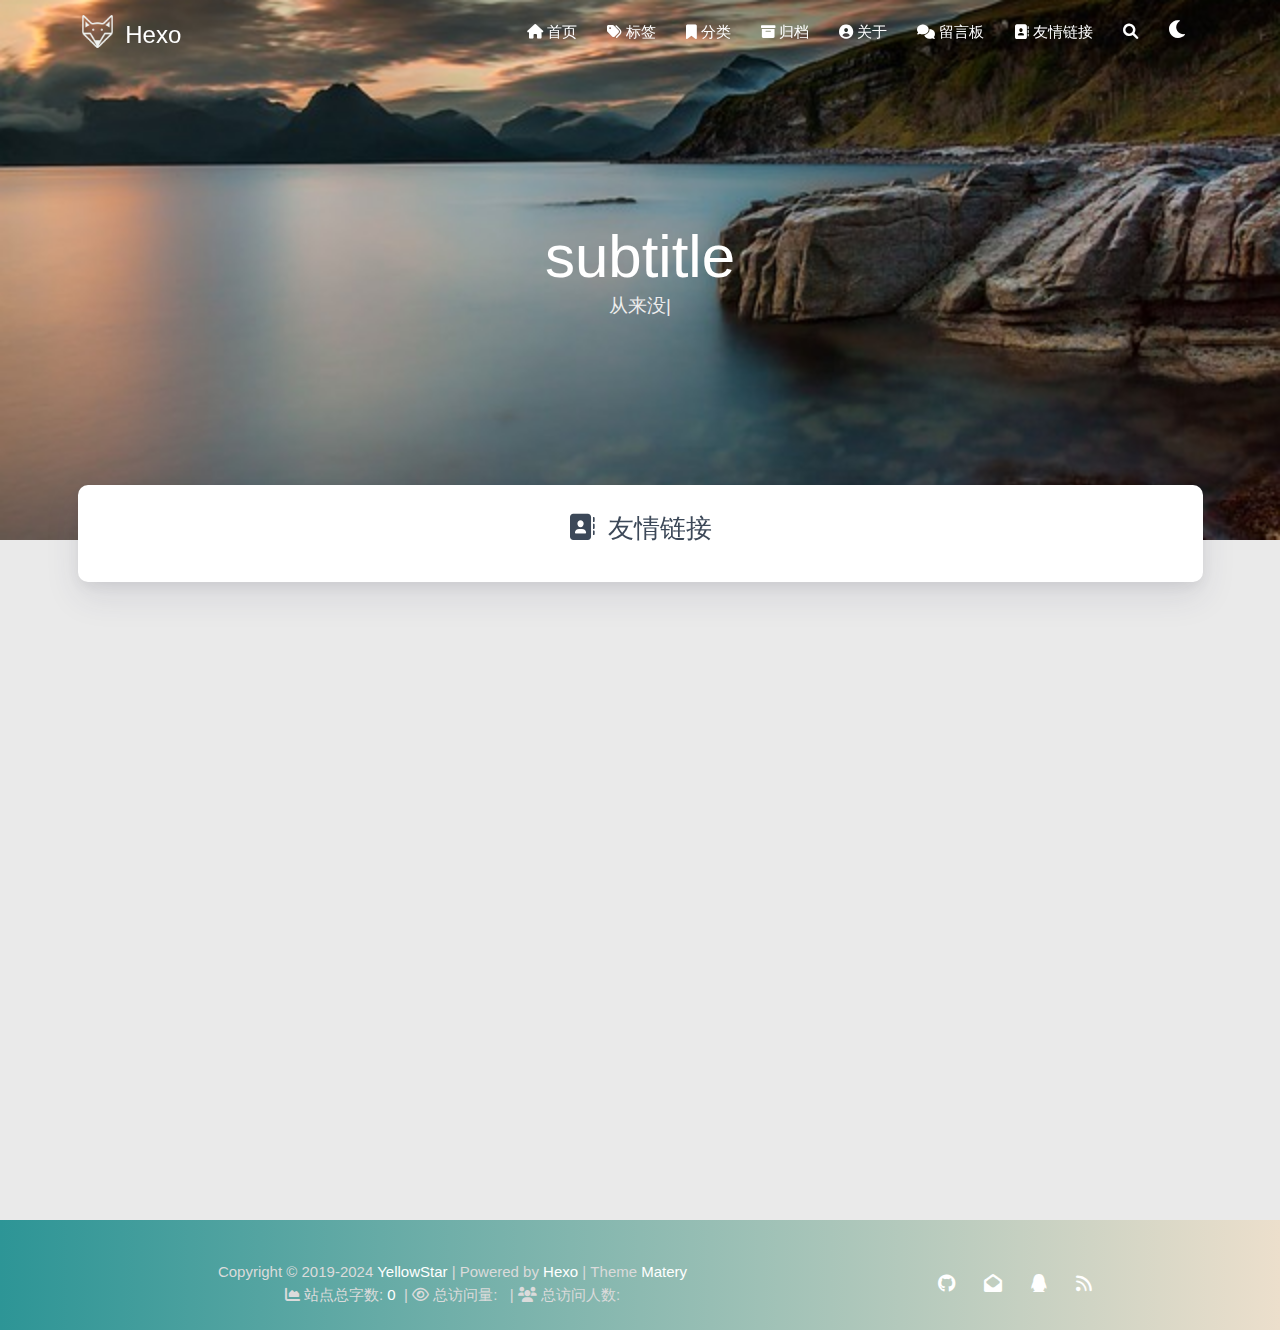
<file: friends/index.html>
<!DOCTYPE HTML>
<html lang="zh-Hans">


<head>
    <meta charset="utf-8">
    <meta name="keywords" content="friends, Hexo">
    <meta name="description" content="YellowStar可以是天中璀璨的明珠，也可以是色情明星">
    <meta http-equiv="X-UA-Compatible" content="IE=edge">
    <meta name="viewport" content="width=device-width, initial-scale=1.0, user-scalable=no">
    <meta name="renderer" content="webkit|ie-stand|ie-comp">
    <meta name="mobile-web-app-capable" content="yes">
    <meta name="format-detection" content="telephone=no">
    <meta name="apple-mobile-web-app-capable" content="yes">
    <meta name="apple-mobile-web-app-status-bar-style" content="black-translucent">
    <meta name="referrer" content="no-referrer-when-downgrade">
    <!-- Global site tag (gtag.js) - Google Analytics -->


    <title>friends | Hexo</title>
    <link rel="icon" type="image/png" href="/favicon.png">
    


    <!-- bg-cover style     -->



<link rel="stylesheet" type="text/css" href="/libs/awesome/css/all.min.css">
<link rel="stylesheet" type="text/css" href="/libs/materialize/materialize.min.css">
<link rel="stylesheet" type="text/css" href="/libs/aos/aos.css">
<link rel="stylesheet" type="text/css" href="/libs/animate/animate.min.css">
<link rel="stylesheet" type="text/css" href="/libs/lightGallery/css/lightgallery.min.css">
<link rel="stylesheet" type="text/css" href="/css/matery.css">
<link rel="stylesheet" type="text/css" href="/css/my.css">
<link rel="stylesheet" type="text/css" href="/css/dark.css" media="none" onload="if(media!='all')media='all'">




    <link rel="stylesheet" href="/libs/tocbot/tocbot.css">
    <link rel="stylesheet" href="/css/post.css">




    
        <link rel="stylesheet" type="text/css" href="/css/reward.css">
    



    <script src="/libs/jquery/jquery-3.6.0.min.js"></script>

<meta name="generator" content="Hexo 7.3.0">
<style>.github-emoji { position: relative; display: inline-block; width: 1.2em; min-height: 1.2em; overflow: hidden; vertical-align: top; color: transparent; }  .github-emoji > span { position: relative; z-index: 10; }  .github-emoji img, .github-emoji .fancybox { margin: 0 !important; padding: 0 !important; border: none !important; outline: none !important; text-decoration: none !important; user-select: none !important; cursor: auto !important; }  .github-emoji img { height: 1.2em !important; width: 1.2em !important; position: absolute !important; left: 50% !important; top: 50% !important; transform: translate(-50%, -50%) !important; user-select: none !important; cursor: auto !important; } .github-emoji-fallback { color: inherit; } .github-emoji-fallback img { opacity: 0 !important; }</style>
<link rel="alternate" href="/atom.xml" title="Hexo" type="application/atom+xml">
</head>


<body>
    <header class="navbar-fixed">
    <nav id="headNav" class="bg-color nav-transparent">
        <div id="navContainer" class="nav-wrapper container">
            <div class="brand-logo">
                <a href="/" class="waves-effect waves-light">
                    
                    <img src="/medias/logo.png" class="logo-img" alt="LOGO">
                    
                    <span class="logo-span">Hexo</span>
                </a>
            </div>
            

<a href="#" data-target="mobile-nav" class="sidenav-trigger button-collapse"><i class="fas fa-bars"></i></a>
<ul class="right nav-menu">
  
  <li class="hide-on-med-and-down nav-item">
    
    <a href="/" class="waves-effect waves-light">
      
      <i class="fas fa-home" style="zoom: 0.6;"></i>
      
      <span>首页</span>
    </a>
    
  </li>
  
  <li class="hide-on-med-and-down nav-item">
    
    <a href="/tags" class="waves-effect waves-light">
      
      <i class="fas fa-tags" style="zoom: 0.6;"></i>
      
      <span>标签</span>
    </a>
    
  </li>
  
  <li class="hide-on-med-and-down nav-item">
    
    <a href="/categories" class="waves-effect waves-light">
      
      <i class="fas fa-bookmark" style="zoom: 0.6;"></i>
      
      <span>分类</span>
    </a>
    
  </li>
  
  <li class="hide-on-med-and-down nav-item">
    
    <a href="/archives" class="waves-effect waves-light">
      
      <i class="fas fa-archive" style="zoom: 0.6;"></i>
      
      <span>归档</span>
    </a>
    
  </li>
  
  <li class="hide-on-med-and-down nav-item">
    
    <a href="/about" class="waves-effect waves-light">
      
      <i class="fas fa-user-circle" style="zoom: 0.6;"></i>
      
      <span>关于</span>
    </a>
    
  </li>
  
  <li class="hide-on-med-and-down nav-item">
    
    <a href="/contact" class="waves-effect waves-light">
      
      <i class="fas fa-comments" style="zoom: 0.6;"></i>
      
      <span>留言板</span>
    </a>
    
  </li>
  
  <li class="hide-on-med-and-down nav-item">
    
    <a href="/friends" class="waves-effect waves-light">
      
      <i class="fas fa-address-book" style="zoom: 0.6;"></i>
      
      <span>友情链接</span>
    </a>
    
  </li>
  
  <li>
    <a href="#searchModal" class="modal-trigger waves-effect waves-light">
      <i id="searchIcon" class="fas fa-search" title="搜索" style="zoom: 0.85;"></i>
    </a>
  </li>
  <li>
    <a href="javascript:;" class="waves-effect waves-light" onclick="switchNightMode()" title="深色/浅色模式" >
      <i id="sum-moon-icon" class="fas fa-sun" style="zoom: 0.85;"></i>
    </a>
  </li>
</ul>


<div id="mobile-nav" class="side-nav sidenav">

    <div class="mobile-head bg-color">
        
        <img src="/medias/logo.png" class="logo-img circle responsive-img">
        
        <div class="logo-name">Hexo</div>
        <div class="logo-desc">
            
            YellowStar可以是天中璀璨的明珠，也可以是色情明星
            
        </div>
    </div>

    <ul class="menu-list mobile-menu-list">
        
        <li class="m-nav-item">
	  
		<a href="/" class="waves-effect waves-light">
			
			    <i class="fa-fw fas fa-home"></i>
			
			首页
		</a>
          
        </li>
        
        <li class="m-nav-item">
	  
		<a href="/tags" class="waves-effect waves-light">
			
			    <i class="fa-fw fas fa-tags"></i>
			
			标签
		</a>
          
        </li>
        
        <li class="m-nav-item">
	  
		<a href="/categories" class="waves-effect waves-light">
			
			    <i class="fa-fw fas fa-bookmark"></i>
			
			分类
		</a>
          
        </li>
        
        <li class="m-nav-item">
	  
		<a href="/archives" class="waves-effect waves-light">
			
			    <i class="fa-fw fas fa-archive"></i>
			
			归档
		</a>
          
        </li>
        
        <li class="m-nav-item">
	  
		<a href="/about" class="waves-effect waves-light">
			
			    <i class="fa-fw fas fa-user-circle"></i>
			
			关于
		</a>
          
        </li>
        
        <li class="m-nav-item">
	  
		<a href="/contact" class="waves-effect waves-light">
			
			    <i class="fa-fw fas fa-comments"></i>
			
			留言板
		</a>
          
        </li>
        
        <li class="m-nav-item">
	  
		<a href="/friends" class="waves-effect waves-light">
			
			    <i class="fa-fw fas fa-address-book"></i>
			
			友情链接
		</a>
          
        </li>
        
        
        <li><div class="divider"></div></li>
        <li>
            <a href="https://github.com/blinkfox/hexo-theme-matery" class="waves-effect waves-light" target="_blank">
                <i class="fab fa-github-square fa-fw"></i>Fork Me
            </a>
        </li>
        
    </ul>
</div>


        </div>

        
            <style>
    .nav-transparent .github-corner {
        display: none !important;
    }

    .github-corner {
        position: absolute;
        z-index: 10;
        top: 0;
        right: 0;
        border: 0;
        transform: scale(1.1);
    }

    .github-corner svg {
        color: #0f9d58;
        fill: #fff;
        height: 64px;
        width: 64px;
    }

    .github-corner:hover .octo-arm {
        animation: a 0.56s ease-in-out;
    }

    .github-corner .octo-arm {
        animation: none;
    }

    @keyframes a {
        0%,
        to {
            transform: rotate(0);
        }
        20%,
        60% {
            transform: rotate(-25deg);
        }
        40%,
        80% {
            transform: rotate(10deg);
        }
    }
</style>

<a href="https://github.com/blinkfox/hexo-theme-matery" class="github-corner tooltipped hide-on-med-and-down" target="_blank"
   data-tooltip="Fork Me" data-position="left" data-delay="50">
    <svg viewBox="0 0 250 250" aria-hidden="true">
        <path d="M0,0 L115,115 L130,115 L142,142 L250,250 L250,0 Z"></path>
        <path d="M128.3,109.0 C113.8,99.7 119.0,89.6 119.0,89.6 C122.0,82.7 120.5,78.6 120.5,78.6 C119.2,72.0 123.4,76.3 123.4,76.3 C127.3,80.9 125.5,87.3 125.5,87.3 C122.9,97.6 130.6,101.9 134.4,103.2"
              fill="currentColor" style="transform-origin: 130px 106px;" class="octo-arm"></path>
        <path d="M115.0,115.0 C114.9,115.1 118.7,116.5 119.8,115.4 L133.7,101.6 C136.9,99.2 139.9,98.4 142.2,98.6 C133.8,88.0 127.5,74.4 143.8,58.0 C148.5,53.4 154.0,51.2 159.7,51.0 C160.3,49.4 163.2,43.6 171.4,40.1 C171.4,40.1 176.1,42.5 178.8,56.2 C183.1,58.6 187.2,61.8 190.9,65.4 C194.5,69.0 197.7,73.2 200.1,77.6 C213.8,80.2 216.3,84.9 216.3,84.9 C212.7,93.1 206.9,96.0 205.4,96.6 C205.1,102.4 203.0,107.8 198.3,112.5 C181.9,128.9 168.3,122.5 157.7,114.1 C157.9,116.9 156.7,120.9 152.7,124.9 L141.0,136.5 C139.8,137.7 141.6,141.9 141.8,141.8 Z"
              fill="currentColor" class="octo-body"></path>
    </svg>
</a>
        
    </nav>

</header>

    <div class="bg-cover pd-header about-cover">
    <div class="container">
    <div class="row">
    <div class="col s10 offset-s1 m8 offset-m2 l8 offset-l2">
        <div class="brand">
            <div class="title center-align">
                
                    subtitle
                
            </div>

            <div class="description center-align">
                
                <span id="subtitle"></span>
                <script src="/libs/typed/typed.js"></script>
                <script>
                    var typed = new Typed("#subtitle", {
                        strings: [ 
                            
                                "从来没有真正的绝境, 只有心灵的迷途",
                            
                                "Never really desperate, only the lost of the soul",
                            
                        ],
                        startDelay: 300,
                        typeSpeed: 100,
                        loop: true,
                        backSpeed: 50,
                        showCursor: true
                    });
                </script>
                
            </div>
        </div>
    </div>
</div>


<script>
    // 每天切换 banner 图.  Switch banner image every day.
    var bannerUrl = "/medias/banner/" + new Date().getDay() + '.jpg';
    $('.bg-cover').css('background-image', 'url(' + bannerUrl + ')');
</script>
<script>
    
      var bannerUrl = "/medias/featureimages/" + Math.floor(Math.random() * 24) + '.jpg';
    
    $('.bg-cover.about-cover').css('background-image', 'url(' + bannerUrl + ')');

</script>


    </div>
</div>
<style>
    .friends-container {
        margin-top: -100px;
        margin-bottom: 30px;
    }

    .friends-container .tag-title {
        margin-bottom: 10px;
        color: #3C4858;
        font-size: 1.75rem;
        font-weight: 400;
    }

    .frind-ship img {
        border-radius: 50%;
    }

    /* 一下是按钮样式 */

    .frind-ship {
        padding: 10px 20px;
    }

    .frind-ship .title {
        display: flex;
        align-items: center;
    }

    .frind-ship .title div {
        color: #fff;
        padding-left: 10px;
    }

    .frind-ship .title img {
        width: 100px;
        height: 100px;
        flex-shrink: 0;
    }

    .frind-ship .title h1 {
        padding-bottom: 5px;
        border-bottom: 2px solid #fff;
        position: relative;
        top:-15px;
        left: 3px;
    }

    .friend-button {
        display: flex;
        justify-content: center;
        margin-bottom: -27px;
    }

    .friend-button a {
        border-radius: 40px;
    }

    .friend-all .tag-post {
        margin-bottom: 30px;
    }

    .button-caution {
        background-color: #FF4351;
        border-color: #FF4351;
        color: #FFF;
    }

    .button {
        font-weight: 300;
        font-size: 16px;
        font-family: "Helvetica Neue Light", "Helvetica Neue", Helvetica, Arial, "Lucida Grande", sans-serif;
        text-decoration: none;
        text-align: center;
        line-height: 40px;
        height: 40px;
        padding: 0 40px;
        margin: 0;
        display: inline-block;
        appearance: none;
        cursor: pointer;
        border: none;
        -webkit-box-sizing: border-box;
        -moz-box-sizing: border-box;
        box-sizing: border-box;
        -webkit-transition-property: all;
        transition-property: all;
        -webkit-transition-duration: .3s;
        transition-duration: .3s;
    }

    .title {
        margin-bottom: 0rem !important;
    }

    .card {
        margin: 3rem 0 1rem 0 !important;
    }

    .button-glow.button-caution {
        -webkit-animation-name: glowing-caution;
        animation-name: glowing-caution;
    }

    @-webkit-keyframes glowing-caution {
        from {
            -webkit-box-shadow: 0 0 0 rgba(255, 67, 81, 0.3);
            box-shadow: 0 0 0 rgba(255, 67, 81, 0.3);
        }

        50% {
            -webkit-box-shadow: 0 0 20px rgba(255, 67, 81, 0.8);
            box-shadow: 0 0 20px rgba(255, 67, 81, 0.8);
        }

        to {
            -webkit-box-shadow: 0 0 0 rgba(255, 67, 81, 0.3);
            box-shadow: 0 0 0 rgba(255, 67, 81, 0.3);
        }
    }

    @keyframes glowing-caution {
        from {
            -webkit-box-shadow: 0 0 0 rgba(255, 67, 81, 0.3);
            box-shadow: 0 0 0 rgba(255, 67, 81, 0.3);
        }

        50% {
            -webkit-box-shadow: 0 0 20px rgba(255, 67, 81, 0.8);
            box-shadow: 0 0 20px rgba(255, 67, 81, 0.8);
        }

        to {
            -webkit-box-shadow: 0 0 0 rgba(255, 67, 81, 0.3);
            box-shadow: 0 0 0 rgba(255, 67, 81, 0.3);
        }
    }

    .button-caution:hover {
        background-color: #ff7680;
        border-color: #ff7680;
        color: #FFF;
        text-decoration: none;
    }

    .frind-card1 {
        background-image: linear-gradient(to right, #4facfe 0%, #00f2fe 100%);
    }

    .frind-card2 {
        background-image: linear-gradient(135deg, #667eea 0%, #764ba2 100%);
    }

    .frind-card3 {
        background-image: linear-gradient(to right, #b8cbb8 0%, #b8cbb8 0%, #b465da 0%, #cf6cc9 33%, #ee609c 66%, #ee609c 100%);
    }

    .frind-card4 {
        background-image: linear-gradient(to right, #6a11cb 0%, #2575fc 100%);
    }

    .frind-card5 {
        background-image: linear-gradient(to top, #c471f5 0%, #fa71cd 100%);
    }

    .frind-card6 {
        background-image: linear-gradient(to top, #48c6ef 0%, #6f86d6 100%);
    }

    .frind-card7 {
        background-image: linear-gradient(to top, #0ba360 0%, #3cba92 100%);
    }

    .frind-card8 {
        background-image: linear-gradient(to top, #0c3483 0%, #a2b6df 100%, #6b8cce 100%, #a2b6df 100%);
    }

    .frind-card9 {
        background-image: linear-gradient(to right, #ff758c 0%, #ff7eb3 100%);
    }

    .frind-card10 {
        background-image: linear-gradient(to top, #f77062 0%, #fe5196 100%);
    }

    article .card {
        overflow: visible !important;
    }
</style>

<main class="content">
    <div class="container friends-container">
        <div class="card">
            <div class="card-content">
                <div class="tag-title center-align">
                    <i class="fas fa-address-book"></i>&nbsp;&nbsp;友情链接
                </div>
                <article id="friends-link">
                    
                </article>
            </div>
        </div>

        

        <div class="card">

            

            

            

            

            

            

            

        </div>
    </div>
</main>

<script>
    $(function () {
        $('#friends-link').masonry({
            itemSelector: '.friend-div'
        });
    });
</script>


    <footer class="page-footer bg-color">
    
        <link rel="stylesheet" href="/libs/aplayer/APlayer.min.css">
<style>
    .aplayer .aplayer-lrc p {
        
        display: none;
        
        font-size: 12px;
        font-weight: 700;
        line-height: 16px !important;
    }

    .aplayer .aplayer-lrc p.aplayer-lrc-current {
        
        display: none;
        
        font-size: 15px;
        color: #42b983;
    }

    
    .aplayer.aplayer-fixed.aplayer-narrow .aplayer-body {
        left: -66px !important;
    }

    .aplayer.aplayer-fixed.aplayer-narrow .aplayer-body:hover {
        left: 0px !important;
    }

    
</style>
<div class="">
    
    <div class="row">
        <meting-js class="col l8 offset-l2 m10 offset-m1 s12"
                   server="netease"
                   type="playlist"
                   id="503838841"
                   fixed='true'
                   autoplay='false'
                   theme='#42b983'
                   loop='all'
                   order='random'
                   preload='auto'
                   volume='0.7'
                   list-folded='true'
        >
        </meting-js>
    </div>
</div>

<script src="/libs/aplayer/APlayer.min.js"></script>
<script src="/libs/aplayer/Meting.min.js"></script>

    

    <div class="container row center-align"
         style="margin-bottom: 0px !important;">
        <div class="col s12 m8 l8 copy-right">
            Copyright&nbsp;&copy;
            
                <span id="year">2019-2024</span>
            
            <a href="/about" target="_blank">YellowStar</a>
            |&nbsp;Powered by&nbsp;<a href="https://hexo.io/" target="_blank">Hexo</a>
            |&nbsp;Theme&nbsp;<a href="https://github.com/blinkfox/hexo-theme-matery" target="_blank">Matery</a>
            
            <br>
            
                &nbsp;<i class="fas fa-chart-area"></i>&nbsp;站点总字数:&nbsp;<span
                        class="white-color">0</span>
            
            
            
                
            
            
                <span id="busuanzi_container_site_pv">
                &nbsp;|&nbsp;<i class="far fa-eye"></i>&nbsp;总访问量:&nbsp;
                    <span id="busuanzi_value_site_pv" class="white-color"></span>
            </span>
            
            
                <span id="busuanzi_container_site_uv">
                &nbsp;|&nbsp;<i class="fas fa-users"></i>&nbsp;总访问人数:&nbsp;
                    <span id="busuanzi_value_site_uv" class="white-color"></span>
            </span>
            
            <br>

            <!-- 运行天数提醒. -->
            
            <br>
            
        </div>
        <div class="col s12 m4 l4 social-link social-statis">
    <a href="https://github.com/blinkfox" class="tooltipped" target="_blank" data-tooltip="访问我的GitHub" data-position="top" data-delay="50">
        <i class="fab fa-github"></i>
    </a>



    <a href="mailto:1181062873@qq.com" class="tooltipped" target="_blank" data-tooltip="邮件联系我" data-position="top" data-delay="50">
        <i class="fas fa-envelope-open"></i>
    </a>







    <a href="tencent://AddContact/?fromId=50&fromSubId=1&subcmd=all&uin=1181062873" class="tooltipped" target="_blank" data-tooltip="QQ联系我: 1181062873" data-position="top" data-delay="50">
        <i class="fab fa-qq"></i>
    </a>







    <a href="/atom.xml" class="tooltipped" target="_blank" data-tooltip="RSS 订阅" data-position="top" data-delay="50">
        <i class="fas fa-rss"></i>
    </a>

</div>
    </div>
</footer>

<div class="progress-bar"></div>


    <!-- 搜索遮罩框 -->
<div id="searchModal" class="modal">
    <div class="modal-content">
        <div class="search-header">
            <span class="title"><i class="fas fa-search"></i>&nbsp;&nbsp;搜索</span>
            <input type="search" id="searchInput" name="s" placeholder="请输入搜索的关键字"
                   class="search-input">
        </div>
        <div id="searchResult"></div>
    </div>
</div>

<script type="text/javascript">
$(function () {
    var searchFunc = function (path, search_id, content_id) {
        'use strict';
        $.ajax({
            url: path,
            dataType: "xml",
            success: function (xmlResponse) {
                // get the contents from search data
                var datas = $("entry", xmlResponse).map(function () {
                    return {
                        title: $("title", this).text(),
                        content: $("content", this).text(),
                        url: $("url", this).text()
                    };
                }).get();
                var $input = document.getElementById(search_id);
                var $resultContent = document.getElementById(content_id);
                $input.addEventListener('input', function () {
                    var str = '<ul class=\"search-result-list\">';
                    var keywords = this.value.trim().toLowerCase().split(/[\s\-]+/);
                    $resultContent.innerHTML = "";
                    if (this.value.trim().length <= 0) {
                        return;
                    }
                    // perform local searching
                    datas.forEach(function (data) {
                        var isMatch = true;
                        var data_title = data.title.trim().toLowerCase();
                        var data_content = data.content.trim().replace(/<[^>]+>/g, "").toLowerCase();
                        var data_url = data.url;
                        data_url = data_url.indexOf('/') === 0 ? data.url : '/' + data_url;
                        var index_title = -1;
                        var index_content = -1;
                        var first_occur = -1;
                        // only match artiles with not empty titles and contents
                        if (data_title !== '' && data_content !== '') {
                            keywords.forEach(function (keyword, i) {
                                index_title = data_title.indexOf(keyword);
                                index_content = data_content.indexOf(keyword);
                                if (index_title < 0 && index_content < 0) {
                                    isMatch = false;
                                } else {
                                    if (index_content < 0) {
                                        index_content = 0;
                                    }
                                    if (i === 0) {
                                        first_occur = index_content;
                                    }
                                }
                            });
                        }
                        // show search results
                        if (isMatch) {
                            str += "<li><a href='" + data_url + "' class='search-result-title'>" + data_title + "</a>";
                            var content = data.content.trim().replace(/<[^>]+>/g, "");
                            if (first_occur >= 0) {
                                // cut out 100 characters
                                var start = first_occur - 20;
                                var end = first_occur + 80;
                                if (start < 0) {
                                    start = 0;
                                }
                                if (start === 0) {
                                    end = 100;
                                }
                                if (end > content.length) {
                                    end = content.length;
                                }
                                var match_content = content.substr(start, end);
                                // highlight all keywords
                                keywords.forEach(function (keyword) {
                                    var regS = new RegExp(keyword, "gi");
                                    match_content = match_content.replace(regS, "<em class=\"search-keyword\">" + keyword + "</em>");
                                });

                                str += "<p class=\"search-result\">" + match_content + "...</p>"
                            }
                            str += "</li>";
                        }
                    });
                    str += "</ul>";
                    $resultContent.innerHTML = str;
                });
            }
        });
    };

    searchFunc('/search.xml', 'searchInput', 'searchResult');
});
</script>

    <!-- 白天和黑夜主题 -->
<div class="stars-con">
    <div id="stars"></div>
    <div id="stars2"></div>
    <div id="stars3"></div>  
</div>

<script>
    function switchNightMode() {
        $('<div class="Cuteen_DarkSky"><div class="Cuteen_DarkPlanet"></div></div>').appendTo($('body')),
        setTimeout(function () {
            $('body').hasClass('DarkMode') 
            ? ($('body').removeClass('DarkMode'), localStorage.setItem('isDark', '0'), $('#sum-moon-icon').removeClass("fa-sun").addClass('fa-moon')) 
            : ($('body').addClass('DarkMode'), localStorage.setItem('isDark', '1'), $('#sum-moon-icon').addClass("fa-sun").removeClass('fa-moon')),
            
            setTimeout(function () {
            $('.Cuteen_DarkSky').fadeOut(1e3, function () {
                $(this).remove()
            })
            }, 2e3)
        })
    }
</script>

    <!-- 回到顶部按钮 -->
<div id="backTop" class="top-scroll">
    <a class="btn-floating btn-large waves-effect waves-light" href="#!">
        <i class="fas fa-arrow-up"></i>
    </a>
</div>


    <script src="/libs/materialize/materialize.min.js"></script>
    <script src="/libs/masonry/masonry.pkgd.min.js"></script>
    <script src="/libs/aos/aos.js"></script>
    <script src="/libs/scrollprogress/scrollProgress.min.js"></script>
    <script src="/libs/lightGallery/js/lightgallery-all.min.js"></script>
    <script src="/js/matery.js"></script>

    

    
    
    

    <!-- 雪花特效 -->
    

    <!-- 鼠标星星特效 -->
    

     
        <script src="https://ssl.captcha.qq.com/TCaptcha.js"></script>
        <script src="/libs/others/TencentCaptcha.js"></script>
        <button id="TencentCaptcha" data-appid="xxxxxxxxxx" data-cbfn="callback" type="button" hidden></button>
    

    <!-- Baidu Analytics -->

<script>
    var _hmt = _hmt || [];
    (function () {
        var hm = document.createElement("script");
        hm.src = "https://hm.baidu.com/hm.js?b239d6e9a89473af46000a6364b50339";
        var s = document.getElementsByTagName("script")[0];
        s.parentNode.insertBefore(hm, s);
    })();
</script>

    <!-- Baidu Push -->

<script>
    (function () {
        var bp = document.createElement('script');
        var curProtocol = window.location.protocol.split(':')[0];
        if (curProtocol === 'https') {
            bp.src = 'https://zz.bdstatic.com/linksubmit/push.js';
        } else {
            bp.src = 'http://push.zhanzhang.baidu.com/push.js';
        }
        var s = document.getElementsByTagName("script")[0];
        s.parentNode.insertBefore(bp, s);
    })();
</script>

    
    
    <script async src="/libs/others/busuanzi.pure.mini.js"></script>
    

    

    

    <!--腾讯兔小巢-->
    
    

    

    

    
    <script src="/libs/instantpage/instantpage.js" type="module"></script>
    

</body>

</html>
</file>
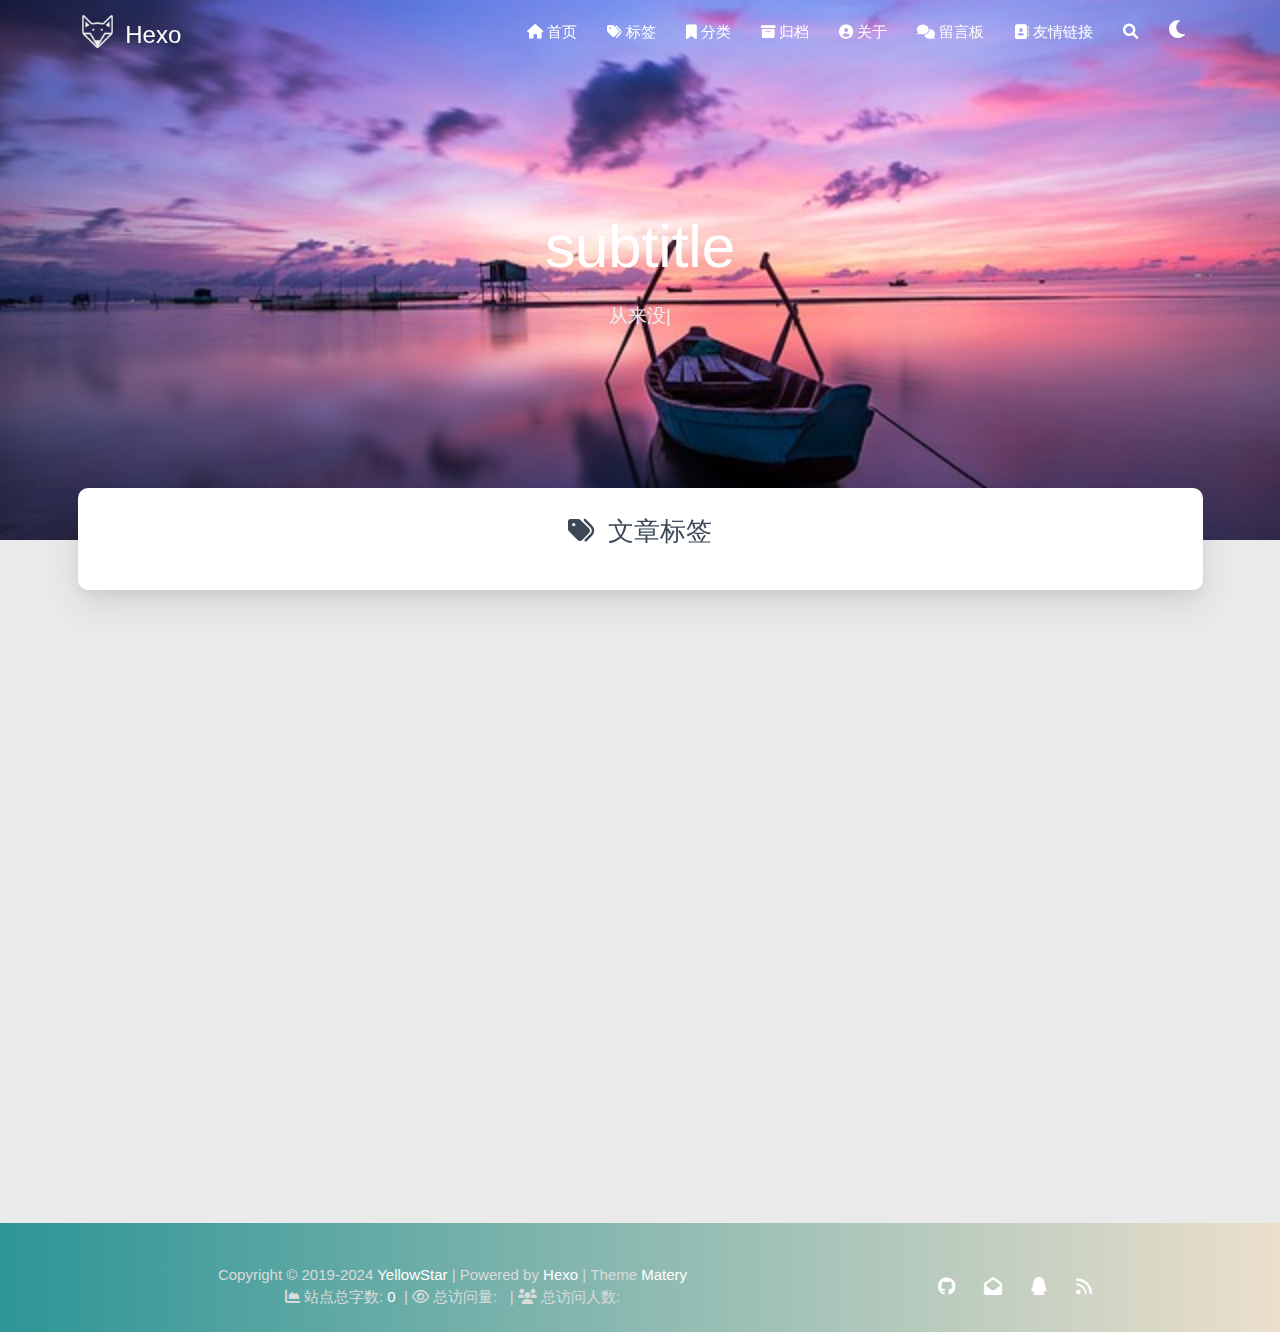
<file: tags/index.html>
<!DOCTYPE HTML>
<html lang="zh-Hans">


<head>
    <meta charset="utf-8">
    <meta name="keywords" content="标签, Hexo">
    <meta name="description" content="YellowStar可以是天中璀璨的明珠，也可以是色情明星">
    <meta http-equiv="X-UA-Compatible" content="IE=edge">
    <meta name="viewport" content="width=device-width, initial-scale=1.0, user-scalable=no">
    <meta name="renderer" content="webkit|ie-stand|ie-comp">
    <meta name="mobile-web-app-capable" content="yes">
    <meta name="format-detection" content="telephone=no">
    <meta name="apple-mobile-web-app-capable" content="yes">
    <meta name="apple-mobile-web-app-status-bar-style" content="black-translucent">
    <meta name="referrer" content="no-referrer-when-downgrade">
    <!-- Global site tag (gtag.js) - Google Analytics -->


    <title>标签 | Hexo</title>
    <link rel="icon" type="image/png" href="/favicon.png">
    


    <!-- bg-cover style     -->



<link rel="stylesheet" type="text/css" href="/libs/awesome/css/all.min.css">
<link rel="stylesheet" type="text/css" href="/libs/materialize/materialize.min.css">
<link rel="stylesheet" type="text/css" href="/libs/aos/aos.css">
<link rel="stylesheet" type="text/css" href="/libs/animate/animate.min.css">
<link rel="stylesheet" type="text/css" href="/libs/lightGallery/css/lightgallery.min.css">
<link rel="stylesheet" type="text/css" href="/css/matery.css">
<link rel="stylesheet" type="text/css" href="/css/my.css">
<link rel="stylesheet" type="text/css" href="/css/dark.css" media="none" onload="if(media!='all')media='all'">




    <link rel="stylesheet" href="/libs/tocbot/tocbot.css">
    <link rel="stylesheet" href="/css/post.css">




    
        <link rel="stylesheet" type="text/css" href="/css/reward.css">
    



    <script src="/libs/jquery/jquery-3.6.0.min.js"></script>

<meta name="generator" content="Hexo 7.3.0">
<style>.github-emoji { position: relative; display: inline-block; width: 1.2em; min-height: 1.2em; overflow: hidden; vertical-align: top; color: transparent; }  .github-emoji > span { position: relative; z-index: 10; }  .github-emoji img, .github-emoji .fancybox { margin: 0 !important; padding: 0 !important; border: none !important; outline: none !important; text-decoration: none !important; user-select: none !important; cursor: auto !important; }  .github-emoji img { height: 1.2em !important; width: 1.2em !important; position: absolute !important; left: 50% !important; top: 50% !important; transform: translate(-50%, -50%) !important; user-select: none !important; cursor: auto !important; } .github-emoji-fallback { color: inherit; } .github-emoji-fallback img { opacity: 0 !important; }</style>
<link rel="alternate" href="/atom.xml" title="Hexo" type="application/atom+xml">
</head>


<body>
    <header class="navbar-fixed">
    <nav id="headNav" class="bg-color nav-transparent">
        <div id="navContainer" class="nav-wrapper container">
            <div class="brand-logo">
                <a href="/" class="waves-effect waves-light">
                    
                    <img src="/medias/logo.png" class="logo-img" alt="LOGO">
                    
                    <span class="logo-span">Hexo</span>
                </a>
            </div>
            

<a href="#" data-target="mobile-nav" class="sidenav-trigger button-collapse"><i class="fas fa-bars"></i></a>
<ul class="right nav-menu">
  
  <li class="hide-on-med-and-down nav-item">
    
    <a href="/" class="waves-effect waves-light">
      
      <i class="fas fa-home" style="zoom: 0.6;"></i>
      
      <span>首页</span>
    </a>
    
  </li>
  
  <li class="hide-on-med-and-down nav-item">
    
    <a href="/tags" class="waves-effect waves-light">
      
      <i class="fas fa-tags" style="zoom: 0.6;"></i>
      
      <span>标签</span>
    </a>
    
  </li>
  
  <li class="hide-on-med-and-down nav-item">
    
    <a href="/categories" class="waves-effect waves-light">
      
      <i class="fas fa-bookmark" style="zoom: 0.6;"></i>
      
      <span>分类</span>
    </a>
    
  </li>
  
  <li class="hide-on-med-and-down nav-item">
    
    <a href="/archives" class="waves-effect waves-light">
      
      <i class="fas fa-archive" style="zoom: 0.6;"></i>
      
      <span>归档</span>
    </a>
    
  </li>
  
  <li class="hide-on-med-and-down nav-item">
    
    <a href="/about" class="waves-effect waves-light">
      
      <i class="fas fa-user-circle" style="zoom: 0.6;"></i>
      
      <span>关于</span>
    </a>
    
  </li>
  
  <li class="hide-on-med-and-down nav-item">
    
    <a href="/contact" class="waves-effect waves-light">
      
      <i class="fas fa-comments" style="zoom: 0.6;"></i>
      
      <span>留言板</span>
    </a>
    
  </li>
  
  <li class="hide-on-med-and-down nav-item">
    
    <a href="/friends" class="waves-effect waves-light">
      
      <i class="fas fa-address-book" style="zoom: 0.6;"></i>
      
      <span>友情链接</span>
    </a>
    
  </li>
  
  <li>
    <a href="#searchModal" class="modal-trigger waves-effect waves-light">
      <i id="searchIcon" class="fas fa-search" title="搜索" style="zoom: 0.85;"></i>
    </a>
  </li>
  <li>
    <a href="javascript:;" class="waves-effect waves-light" onclick="switchNightMode()" title="深色/浅色模式" >
      <i id="sum-moon-icon" class="fas fa-sun" style="zoom: 0.85;"></i>
    </a>
  </li>
</ul>


<div id="mobile-nav" class="side-nav sidenav">

    <div class="mobile-head bg-color">
        
        <img src="/medias/logo.png" class="logo-img circle responsive-img">
        
        <div class="logo-name">Hexo</div>
        <div class="logo-desc">
            
            YellowStar可以是天中璀璨的明珠，也可以是色情明星
            
        </div>
    </div>

    <ul class="menu-list mobile-menu-list">
        
        <li class="m-nav-item">
	  
		<a href="/" class="waves-effect waves-light">
			
			    <i class="fa-fw fas fa-home"></i>
			
			首页
		</a>
          
        </li>
        
        <li class="m-nav-item">
	  
		<a href="/tags" class="waves-effect waves-light">
			
			    <i class="fa-fw fas fa-tags"></i>
			
			标签
		</a>
          
        </li>
        
        <li class="m-nav-item">
	  
		<a href="/categories" class="waves-effect waves-light">
			
			    <i class="fa-fw fas fa-bookmark"></i>
			
			分类
		</a>
          
        </li>
        
        <li class="m-nav-item">
	  
		<a href="/archives" class="waves-effect waves-light">
			
			    <i class="fa-fw fas fa-archive"></i>
			
			归档
		</a>
          
        </li>
        
        <li class="m-nav-item">
	  
		<a href="/about" class="waves-effect waves-light">
			
			    <i class="fa-fw fas fa-user-circle"></i>
			
			关于
		</a>
          
        </li>
        
        <li class="m-nav-item">
	  
		<a href="/contact" class="waves-effect waves-light">
			
			    <i class="fa-fw fas fa-comments"></i>
			
			留言板
		</a>
          
        </li>
        
        <li class="m-nav-item">
	  
		<a href="/friends" class="waves-effect waves-light">
			
			    <i class="fa-fw fas fa-address-book"></i>
			
			友情链接
		</a>
          
        </li>
        
        
        <li><div class="divider"></div></li>
        <li>
            <a href="https://github.com/blinkfox/hexo-theme-matery" class="waves-effect waves-light" target="_blank">
                <i class="fab fa-github-square fa-fw"></i>Fork Me
            </a>
        </li>
        
    </ul>
</div>


        </div>

        
            <style>
    .nav-transparent .github-corner {
        display: none !important;
    }

    .github-corner {
        position: absolute;
        z-index: 10;
        top: 0;
        right: 0;
        border: 0;
        transform: scale(1.1);
    }

    .github-corner svg {
        color: #0f9d58;
        fill: #fff;
        height: 64px;
        width: 64px;
    }

    .github-corner:hover .octo-arm {
        animation: a 0.56s ease-in-out;
    }

    .github-corner .octo-arm {
        animation: none;
    }

    @keyframes a {
        0%,
        to {
            transform: rotate(0);
        }
        20%,
        60% {
            transform: rotate(-25deg);
        }
        40%,
        80% {
            transform: rotate(10deg);
        }
    }
</style>

<a href="https://github.com/blinkfox/hexo-theme-matery" class="github-corner tooltipped hide-on-med-and-down" target="_blank"
   data-tooltip="Fork Me" data-position="left" data-delay="50">
    <svg viewBox="0 0 250 250" aria-hidden="true">
        <path d="M0,0 L115,115 L130,115 L142,142 L250,250 L250,0 Z"></path>
        <path d="M128.3,109.0 C113.8,99.7 119.0,89.6 119.0,89.6 C122.0,82.7 120.5,78.6 120.5,78.6 C119.2,72.0 123.4,76.3 123.4,76.3 C127.3,80.9 125.5,87.3 125.5,87.3 C122.9,97.6 130.6,101.9 134.4,103.2"
              fill="currentColor" style="transform-origin: 130px 106px;" class="octo-arm"></path>
        <path d="M115.0,115.0 C114.9,115.1 118.7,116.5 119.8,115.4 L133.7,101.6 C136.9,99.2 139.9,98.4 142.2,98.6 C133.8,88.0 127.5,74.4 143.8,58.0 C148.5,53.4 154.0,51.2 159.7,51.0 C160.3,49.4 163.2,43.6 171.4,40.1 C171.4,40.1 176.1,42.5 178.8,56.2 C183.1,58.6 187.2,61.8 190.9,65.4 C194.5,69.0 197.7,73.2 200.1,77.6 C213.8,80.2 216.3,84.9 216.3,84.9 C212.7,93.1 206.9,96.0 205.4,96.6 C205.1,102.4 203.0,107.8 198.3,112.5 C181.9,128.9 168.3,122.5 157.7,114.1 C157.9,116.9 156.7,120.9 152.7,124.9 L141.0,136.5 C139.8,137.7 141.6,141.9 141.8,141.8 Z"
              fill="currentColor" class="octo-body"></path>
    </svg>
</a>
        
    </nav>

</header>

    <div class="bg-cover pd-header about-cover">
    <div class="container">
    <div class="row">
    <div class="col s10 offset-s1 m8 offset-m2 l8 offset-l2">
        <div class="brand">
            <div class="title center-align">
                
                    subtitle
                
            </div>

            <div class="description center-align">
                
                <span id="subtitle"></span>
                <script src="/libs/typed/typed.js"></script>
                <script>
                    var typed = new Typed("#subtitle", {
                        strings: [ 
                            
                                "从来没有真正的绝境, 只有心灵的迷途",
                            
                                "Never really desperate, only the lost of the soul",
                            
                        ],
                        startDelay: 300,
                        typeSpeed: 100,
                        loop: true,
                        backSpeed: 50,
                        showCursor: true
                    });
                </script>
                
            </div>
        </div>
    </div>
</div>


<script>
    // 每天切换 banner 图.  Switch banner image every day.
    var bannerUrl = "/medias/banner/" + new Date().getDay() + '.jpg';
    $('.bg-cover').css('background-image', 'url(' + bannerUrl + ')');
</script>
<script>
    
      var bannerUrl = "/medias/featureimages/" + Math.floor(Math.random() * 24) + '.jpg';
    
    $('.bg-cover.about-cover').css('background-image', 'url(' + bannerUrl + ')');

</script>


    </div>
</div>

<main class="content">

    

<div id="tags" class="container chip-container">
    <div class="card">
        <div class="card-content">
            <div class="tag-title center-align">
                <i class="fas fa-tags"></i>&nbsp;&nbsp;文章标签
            </div>
            <div class="tag-chips">
                
            </div>
        </div>
    </div>
</div>

    

</main>


    <footer class="page-footer bg-color">
    
        <link rel="stylesheet" href="/libs/aplayer/APlayer.min.css">
<style>
    .aplayer .aplayer-lrc p {
        
        display: none;
        
        font-size: 12px;
        font-weight: 700;
        line-height: 16px !important;
    }

    .aplayer .aplayer-lrc p.aplayer-lrc-current {
        
        display: none;
        
        font-size: 15px;
        color: #42b983;
    }

    
    .aplayer.aplayer-fixed.aplayer-narrow .aplayer-body {
        left: -66px !important;
    }

    .aplayer.aplayer-fixed.aplayer-narrow .aplayer-body:hover {
        left: 0px !important;
    }

    
</style>
<div class="">
    
    <div class="row">
        <meting-js class="col l8 offset-l2 m10 offset-m1 s12"
                   server="netease"
                   type="playlist"
                   id="503838841"
                   fixed='true'
                   autoplay='false'
                   theme='#42b983'
                   loop='all'
                   order='random'
                   preload='auto'
                   volume='0.7'
                   list-folded='true'
        >
        </meting-js>
    </div>
</div>

<script src="/libs/aplayer/APlayer.min.js"></script>
<script src="/libs/aplayer/Meting.min.js"></script>

    

    <div class="container row center-align"
         style="margin-bottom: 0px !important;">
        <div class="col s12 m8 l8 copy-right">
            Copyright&nbsp;&copy;
            
                <span id="year">2019-2024</span>
            
            <a href="/about" target="_blank">YellowStar</a>
            |&nbsp;Powered by&nbsp;<a href="https://hexo.io/" target="_blank">Hexo</a>
            |&nbsp;Theme&nbsp;<a href="https://github.com/blinkfox/hexo-theme-matery" target="_blank">Matery</a>
            
            <br>
            
                &nbsp;<i class="fas fa-chart-area"></i>&nbsp;站点总字数:&nbsp;<span
                        class="white-color">0</span>
            
            
            
                
            
            
                <span id="busuanzi_container_site_pv">
                &nbsp;|&nbsp;<i class="far fa-eye"></i>&nbsp;总访问量:&nbsp;
                    <span id="busuanzi_value_site_pv" class="white-color"></span>
            </span>
            
            
                <span id="busuanzi_container_site_uv">
                &nbsp;|&nbsp;<i class="fas fa-users"></i>&nbsp;总访问人数:&nbsp;
                    <span id="busuanzi_value_site_uv" class="white-color"></span>
            </span>
            
            <br>

            <!-- 运行天数提醒. -->
            
            <br>
            
        </div>
        <div class="col s12 m4 l4 social-link social-statis">
    <a href="https://github.com/blinkfox" class="tooltipped" target="_blank" data-tooltip="访问我的GitHub" data-position="top" data-delay="50">
        <i class="fab fa-github"></i>
    </a>



    <a href="mailto:1181062873@qq.com" class="tooltipped" target="_blank" data-tooltip="邮件联系我" data-position="top" data-delay="50">
        <i class="fas fa-envelope-open"></i>
    </a>







    <a href="tencent://AddContact/?fromId=50&fromSubId=1&subcmd=all&uin=1181062873" class="tooltipped" target="_blank" data-tooltip="QQ联系我: 1181062873" data-position="top" data-delay="50">
        <i class="fab fa-qq"></i>
    </a>







    <a href="/atom.xml" class="tooltipped" target="_blank" data-tooltip="RSS 订阅" data-position="top" data-delay="50">
        <i class="fas fa-rss"></i>
    </a>

</div>
    </div>
</footer>

<div class="progress-bar"></div>


    <!-- 搜索遮罩框 -->
<div id="searchModal" class="modal">
    <div class="modal-content">
        <div class="search-header">
            <span class="title"><i class="fas fa-search"></i>&nbsp;&nbsp;搜索</span>
            <input type="search" id="searchInput" name="s" placeholder="请输入搜索的关键字"
                   class="search-input">
        </div>
        <div id="searchResult"></div>
    </div>
</div>

<script type="text/javascript">
$(function () {
    var searchFunc = function (path, search_id, content_id) {
        'use strict';
        $.ajax({
            url: path,
            dataType: "xml",
            success: function (xmlResponse) {
                // get the contents from search data
                var datas = $("entry", xmlResponse).map(function () {
                    return {
                        title: $("title", this).text(),
                        content: $("content", this).text(),
                        url: $("url", this).text()
                    };
                }).get();
                var $input = document.getElementById(search_id);
                var $resultContent = document.getElementById(content_id);
                $input.addEventListener('input', function () {
                    var str = '<ul class=\"search-result-list\">';
                    var keywords = this.value.trim().toLowerCase().split(/[\s\-]+/);
                    $resultContent.innerHTML = "";
                    if (this.value.trim().length <= 0) {
                        return;
                    }
                    // perform local searching
                    datas.forEach(function (data) {
                        var isMatch = true;
                        var data_title = data.title.trim().toLowerCase();
                        var data_content = data.content.trim().replace(/<[^>]+>/g, "").toLowerCase();
                        var data_url = data.url;
                        data_url = data_url.indexOf('/') === 0 ? data.url : '/' + data_url;
                        var index_title = -1;
                        var index_content = -1;
                        var first_occur = -1;
                        // only match artiles with not empty titles and contents
                        if (data_title !== '' && data_content !== '') {
                            keywords.forEach(function (keyword, i) {
                                index_title = data_title.indexOf(keyword);
                                index_content = data_content.indexOf(keyword);
                                if (index_title < 0 && index_content < 0) {
                                    isMatch = false;
                                } else {
                                    if (index_content < 0) {
                                        index_content = 0;
                                    }
                                    if (i === 0) {
                                        first_occur = index_content;
                                    }
                                }
                            });
                        }
                        // show search results
                        if (isMatch) {
                            str += "<li><a href='" + data_url + "' class='search-result-title'>" + data_title + "</a>";
                            var content = data.content.trim().replace(/<[^>]+>/g, "");
                            if (first_occur >= 0) {
                                // cut out 100 characters
                                var start = first_occur - 20;
                                var end = first_occur + 80;
                                if (start < 0) {
                                    start = 0;
                                }
                                if (start === 0) {
                                    end = 100;
                                }
                                if (end > content.length) {
                                    end = content.length;
                                }
                                var match_content = content.substr(start, end);
                                // highlight all keywords
                                keywords.forEach(function (keyword) {
                                    var regS = new RegExp(keyword, "gi");
                                    match_content = match_content.replace(regS, "<em class=\"search-keyword\">" + keyword + "</em>");
                                });

                                str += "<p class=\"search-result\">" + match_content + "...</p>"
                            }
                            str += "</li>";
                        }
                    });
                    str += "</ul>";
                    $resultContent.innerHTML = str;
                });
            }
        });
    };

    searchFunc('/search.xml', 'searchInput', 'searchResult');
});
</script>

    <!-- 白天和黑夜主题 -->
<div class="stars-con">
    <div id="stars"></div>
    <div id="stars2"></div>
    <div id="stars3"></div>  
</div>

<script>
    function switchNightMode() {
        $('<div class="Cuteen_DarkSky"><div class="Cuteen_DarkPlanet"></div></div>').appendTo($('body')),
        setTimeout(function () {
            $('body').hasClass('DarkMode') 
            ? ($('body').removeClass('DarkMode'), localStorage.setItem('isDark', '0'), $('#sum-moon-icon').removeClass("fa-sun").addClass('fa-moon')) 
            : ($('body').addClass('DarkMode'), localStorage.setItem('isDark', '1'), $('#sum-moon-icon').addClass("fa-sun").removeClass('fa-moon')),
            
            setTimeout(function () {
            $('.Cuteen_DarkSky').fadeOut(1e3, function () {
                $(this).remove()
            })
            }, 2e3)
        })
    }
</script>

    <!-- 回到顶部按钮 -->
<div id="backTop" class="top-scroll">
    <a class="btn-floating btn-large waves-effect waves-light" href="#!">
        <i class="fas fa-arrow-up"></i>
    </a>
</div>


    <script src="/libs/materialize/materialize.min.js"></script>
    <script src="/libs/masonry/masonry.pkgd.min.js"></script>
    <script src="/libs/aos/aos.js"></script>
    <script src="/libs/scrollprogress/scrollProgress.min.js"></script>
    <script src="/libs/lightGallery/js/lightgallery-all.min.js"></script>
    <script src="/js/matery.js"></script>

    

    
    
    

    <!-- 雪花特效 -->
    

    <!-- 鼠标星星特效 -->
    

     
        <script src="https://ssl.captcha.qq.com/TCaptcha.js"></script>
        <script src="/libs/others/TencentCaptcha.js"></script>
        <button id="TencentCaptcha" data-appid="xxxxxxxxxx" data-cbfn="callback" type="button" hidden></button>
    

    <!-- Baidu Analytics -->

<script>
    var _hmt = _hmt || [];
    (function () {
        var hm = document.createElement("script");
        hm.src = "https://hm.baidu.com/hm.js?b239d6e9a89473af46000a6364b50339";
        var s = document.getElementsByTagName("script")[0];
        s.parentNode.insertBefore(hm, s);
    })();
</script>

    <!-- Baidu Push -->

<script>
    (function () {
        var bp = document.createElement('script');
        var curProtocol = window.location.protocol.split(':')[0];
        if (curProtocol === 'https') {
            bp.src = 'https://zz.bdstatic.com/linksubmit/push.js';
        } else {
            bp.src = 'http://push.zhanzhang.baidu.com/push.js';
        }
        var s = document.getElementsByTagName("script")[0];
        s.parentNode.insertBefore(bp, s);
    })();
</script>

    
    
    <script async src="/libs/others/busuanzi.pure.mini.js"></script>
    

    

    

    <!--腾讯兔小巢-->
    
    

    

    

    
    <script src="/libs/instantpage/instantpage.js" type="module"></script>
    

</body>

</html>
</file>
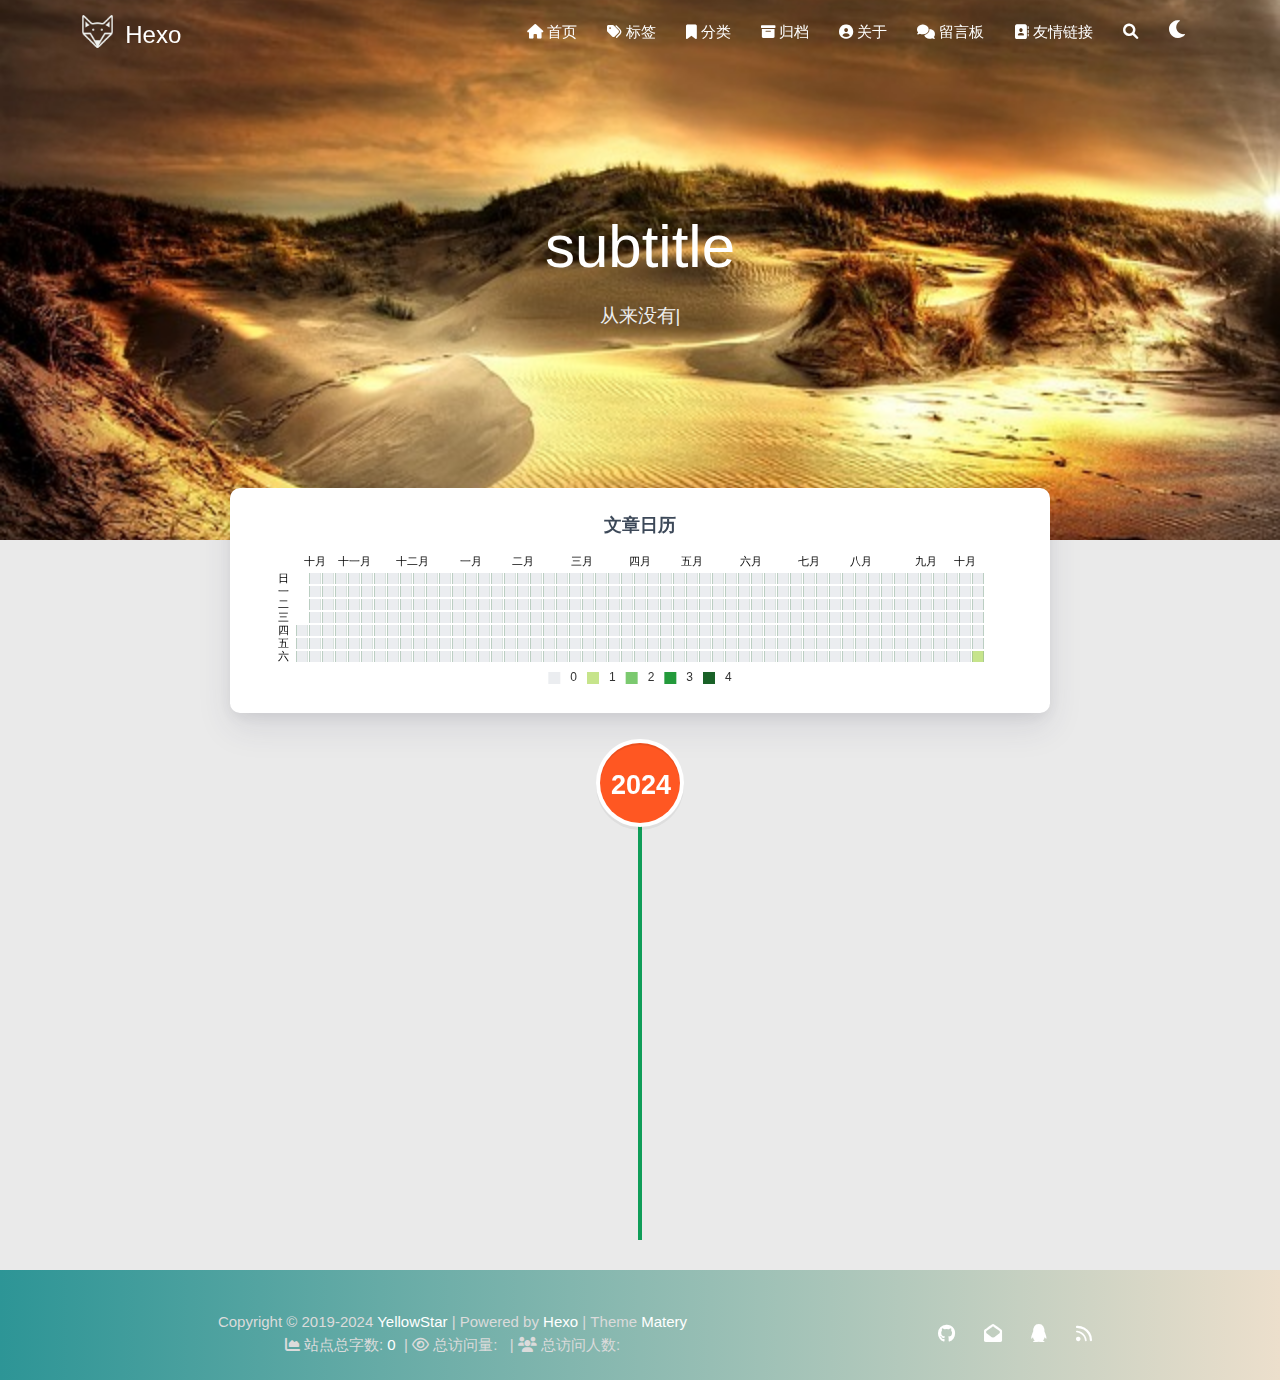
<file: archives/2024/index.html>
<!DOCTYPE HTML>
<html lang="zh-Hans">


<head>
    <meta charset="utf-8">
    <meta name="keywords" content="归档: 2024, Hexo">
    <meta name="description" content="YellowStar可以是天中璀璨的明珠，也可以是色情明星">
    <meta http-equiv="X-UA-Compatible" content="IE=edge">
    <meta name="viewport" content="width=device-width, initial-scale=1.0, user-scalable=no">
    <meta name="renderer" content="webkit|ie-stand|ie-comp">
    <meta name="mobile-web-app-capable" content="yes">
    <meta name="format-detection" content="telephone=no">
    <meta name="apple-mobile-web-app-capable" content="yes">
    <meta name="apple-mobile-web-app-status-bar-style" content="black-translucent">
    <meta name="referrer" content="no-referrer-when-downgrade">
    <!-- Global site tag (gtag.js) - Google Analytics -->


    <title>归档: 2024 | Hexo</title>
    <link rel="icon" type="image/png" href="/favicon.png">
    


    <!-- bg-cover style     -->



<link rel="stylesheet" type="text/css" href="/libs/awesome/css/all.min.css">
<link rel="stylesheet" type="text/css" href="/libs/materialize/materialize.min.css">
<link rel="stylesheet" type="text/css" href="/libs/aos/aos.css">
<link rel="stylesheet" type="text/css" href="/libs/animate/animate.min.css">
<link rel="stylesheet" type="text/css" href="/libs/lightGallery/css/lightgallery.min.css">
<link rel="stylesheet" type="text/css" href="/css/matery.css">
<link rel="stylesheet" type="text/css" href="/css/my.css">
<link rel="stylesheet" type="text/css" href="/css/dark.css" media="none" onload="if(media!='all')media='all'">




    <link rel="stylesheet" href="/libs/tocbot/tocbot.css">
    <link rel="stylesheet" href="/css/post.css">




    
        <link rel="stylesheet" type="text/css" href="/css/reward.css">
    



    <script src="/libs/jquery/jquery-3.6.0.min.js"></script>

<meta name="generator" content="Hexo 7.3.0">
<style>.github-emoji { position: relative; display: inline-block; width: 1.2em; min-height: 1.2em; overflow: hidden; vertical-align: top; color: transparent; }  .github-emoji > span { position: relative; z-index: 10; }  .github-emoji img, .github-emoji .fancybox { margin: 0 !important; padding: 0 !important; border: none !important; outline: none !important; text-decoration: none !important; user-select: none !important; cursor: auto !important; }  .github-emoji img { height: 1.2em !important; width: 1.2em !important; position: absolute !important; left: 50% !important; top: 50% !important; transform: translate(-50%, -50%) !important; user-select: none !important; cursor: auto !important; } .github-emoji-fallback { color: inherit; } .github-emoji-fallback img { opacity: 0 !important; }</style>
<link rel="alternate" href="/atom.xml" title="Hexo" type="application/atom+xml">
</head>


<body>
    <header class="navbar-fixed">
    <nav id="headNav" class="bg-color nav-transparent">
        <div id="navContainer" class="nav-wrapper container">
            <div class="brand-logo">
                <a href="/" class="waves-effect waves-light">
                    
                    <img src="/medias/logo.png" class="logo-img" alt="LOGO">
                    
                    <span class="logo-span">Hexo</span>
                </a>
            </div>
            

<a href="#" data-target="mobile-nav" class="sidenav-trigger button-collapse"><i class="fas fa-bars"></i></a>
<ul class="right nav-menu">
  
  <li class="hide-on-med-and-down nav-item">
    
    <a href="/" class="waves-effect waves-light">
      
      <i class="fas fa-home" style="zoom: 0.6;"></i>
      
      <span>首页</span>
    </a>
    
  </li>
  
  <li class="hide-on-med-and-down nav-item">
    
    <a href="/tags" class="waves-effect waves-light">
      
      <i class="fas fa-tags" style="zoom: 0.6;"></i>
      
      <span>标签</span>
    </a>
    
  </li>
  
  <li class="hide-on-med-and-down nav-item">
    
    <a href="/categories" class="waves-effect waves-light">
      
      <i class="fas fa-bookmark" style="zoom: 0.6;"></i>
      
      <span>分类</span>
    </a>
    
  </li>
  
  <li class="hide-on-med-and-down nav-item">
    
    <a href="/archives" class="waves-effect waves-light">
      
      <i class="fas fa-archive" style="zoom: 0.6;"></i>
      
      <span>归档</span>
    </a>
    
  </li>
  
  <li class="hide-on-med-and-down nav-item">
    
    <a href="/about" class="waves-effect waves-light">
      
      <i class="fas fa-user-circle" style="zoom: 0.6;"></i>
      
      <span>关于</span>
    </a>
    
  </li>
  
  <li class="hide-on-med-and-down nav-item">
    
    <a href="/contact" class="waves-effect waves-light">
      
      <i class="fas fa-comments" style="zoom: 0.6;"></i>
      
      <span>留言板</span>
    </a>
    
  </li>
  
  <li class="hide-on-med-and-down nav-item">
    
    <a href="/friends" class="waves-effect waves-light">
      
      <i class="fas fa-address-book" style="zoom: 0.6;"></i>
      
      <span>友情链接</span>
    </a>
    
  </li>
  
  <li>
    <a href="#searchModal" class="modal-trigger waves-effect waves-light">
      <i id="searchIcon" class="fas fa-search" title="搜索" style="zoom: 0.85;"></i>
    </a>
  </li>
  <li>
    <a href="javascript:;" class="waves-effect waves-light" onclick="switchNightMode()" title="深色/浅色模式" >
      <i id="sum-moon-icon" class="fas fa-sun" style="zoom: 0.85;"></i>
    </a>
  </li>
</ul>


<div id="mobile-nav" class="side-nav sidenav">

    <div class="mobile-head bg-color">
        
        <img src="/medias/logo.png" class="logo-img circle responsive-img">
        
        <div class="logo-name">Hexo</div>
        <div class="logo-desc">
            
            YellowStar可以是天中璀璨的明珠，也可以是色情明星
            
        </div>
    </div>

    <ul class="menu-list mobile-menu-list">
        
        <li class="m-nav-item">
	  
		<a href="/" class="waves-effect waves-light">
			
			    <i class="fa-fw fas fa-home"></i>
			
			首页
		</a>
          
        </li>
        
        <li class="m-nav-item">
	  
		<a href="/tags" class="waves-effect waves-light">
			
			    <i class="fa-fw fas fa-tags"></i>
			
			标签
		</a>
          
        </li>
        
        <li class="m-nav-item">
	  
		<a href="/categories" class="waves-effect waves-light">
			
			    <i class="fa-fw fas fa-bookmark"></i>
			
			分类
		</a>
          
        </li>
        
        <li class="m-nav-item">
	  
		<a href="/archives" class="waves-effect waves-light">
			
			    <i class="fa-fw fas fa-archive"></i>
			
			归档
		</a>
          
        </li>
        
        <li class="m-nav-item">
	  
		<a href="/about" class="waves-effect waves-light">
			
			    <i class="fa-fw fas fa-user-circle"></i>
			
			关于
		</a>
          
        </li>
        
        <li class="m-nav-item">
	  
		<a href="/contact" class="waves-effect waves-light">
			
			    <i class="fa-fw fas fa-comments"></i>
			
			留言板
		</a>
          
        </li>
        
        <li class="m-nav-item">
	  
		<a href="/friends" class="waves-effect waves-light">
			
			    <i class="fa-fw fas fa-address-book"></i>
			
			友情链接
		</a>
          
        </li>
        
        
        <li><div class="divider"></div></li>
        <li>
            <a href="https://github.com/blinkfox/hexo-theme-matery" class="waves-effect waves-light" target="_blank">
                <i class="fab fa-github-square fa-fw"></i>Fork Me
            </a>
        </li>
        
    </ul>
</div>


        </div>

        
            <style>
    .nav-transparent .github-corner {
        display: none !important;
    }

    .github-corner {
        position: absolute;
        z-index: 10;
        top: 0;
        right: 0;
        border: 0;
        transform: scale(1.1);
    }

    .github-corner svg {
        color: #0f9d58;
        fill: #fff;
        height: 64px;
        width: 64px;
    }

    .github-corner:hover .octo-arm {
        animation: a 0.56s ease-in-out;
    }

    .github-corner .octo-arm {
        animation: none;
    }

    @keyframes a {
        0%,
        to {
            transform: rotate(0);
        }
        20%,
        60% {
            transform: rotate(-25deg);
        }
        40%,
        80% {
            transform: rotate(10deg);
        }
    }
</style>

<a href="https://github.com/blinkfox/hexo-theme-matery" class="github-corner tooltipped hide-on-med-and-down" target="_blank"
   data-tooltip="Fork Me" data-position="left" data-delay="50">
    <svg viewBox="0 0 250 250" aria-hidden="true">
        <path d="M0,0 L115,115 L130,115 L142,142 L250,250 L250,0 Z"></path>
        <path d="M128.3,109.0 C113.8,99.7 119.0,89.6 119.0,89.6 C122.0,82.7 120.5,78.6 120.5,78.6 C119.2,72.0 123.4,76.3 123.4,76.3 C127.3,80.9 125.5,87.3 125.5,87.3 C122.9,97.6 130.6,101.9 134.4,103.2"
              fill="currentColor" style="transform-origin: 130px 106px;" class="octo-arm"></path>
        <path d="M115.0,115.0 C114.9,115.1 118.7,116.5 119.8,115.4 L133.7,101.6 C136.9,99.2 139.9,98.4 142.2,98.6 C133.8,88.0 127.5,74.4 143.8,58.0 C148.5,53.4 154.0,51.2 159.7,51.0 C160.3,49.4 163.2,43.6 171.4,40.1 C171.4,40.1 176.1,42.5 178.8,56.2 C183.1,58.6 187.2,61.8 190.9,65.4 C194.5,69.0 197.7,73.2 200.1,77.6 C213.8,80.2 216.3,84.9 216.3,84.9 C212.7,93.1 206.9,96.0 205.4,96.6 C205.1,102.4 203.0,107.8 198.3,112.5 C181.9,128.9 168.3,122.5 157.7,114.1 C157.9,116.9 156.7,120.9 152.7,124.9 L141.0,136.5 C139.8,137.7 141.6,141.9 141.8,141.8 Z"
              fill="currentColor" class="octo-body"></path>
    </svg>
</a>
        
    </nav>

</header>

    <div class="bg-cover pd-header about-cover">
    <div class="container">
    <div class="row">
    <div class="col s10 offset-s1 m8 offset-m2 l8 offset-l2">
        <div class="brand">
            <div class="title center-align">
                
                    subtitle
                
            </div>

            <div class="description center-align">
                
                <span id="subtitle"></span>
                <script src="/libs/typed/typed.js"></script>
                <script>
                    var typed = new Typed("#subtitle", {
                        strings: [ 
                            
                                "从来没有真正的绝境, 只有心灵的迷途",
                            
                                "Never really desperate, only the lost of the soul",
                            
                        ],
                        startDelay: 300,
                        typeSpeed: 100,
                        loop: true,
                        backSpeed: 50,
                        showCursor: true
                    });
                </script>
                
            </div>
        </div>
    </div>
</div>


<script>
    // 每天切换 banner 图.  Switch banner image every day.
    var bannerUrl = "/medias/banner/" + new Date().getDay() + '.jpg';
    $('.bg-cover').css('background-image', 'url(' + bannerUrl + ')');
</script>
<script>
    
      var bannerUrl = "/medias/featureimages/" + Math.floor(Math.random() * 24) + '.jpg';
    
    $('.bg-cover.about-cover').css('background-image', 'url(' + bannerUrl + ')');

</script>


    </div>
</div>

<main class="content">

    
    <div class="container archive-calendar">
    <div class="card">
        <div id="post-calendar" class="card-content"></div>
    </div>
</div>

<script type="text/javascript" src="/libs/echarts/echarts.min.js"></script>
<script type="text/javascript">
    let myChart = echarts.init(document.getElementById('post-calendar'));

    

    let option = {
        title: {
            top: 0,
            text: '文章日历',
            left: 'center',
            textStyle: {
                color: '#3C4858'
            }
        },
        tooltip: {
            padding: 10,
            backgroundColor: '#555',
            borderColor: '#777',
            borderWidth: 1,
            formatter: function (obj) {
                var value = obj.value;
                return '<div style="font-size: 14px;">' + value[0] + '：' + value[1] + '</div>';
            }
        },
        visualMap: {
            show: true,
            showLabel: true,
            categories: [0, 1, 2, 3, 4],
            calculable: true,
            inRange: {
                symbol: 'rect',
                color: ['#ebedf0', '#c6e48b', '#7bc96f', '#239a3b', '#196127']
            },
            itemWidth: 12,
            itemHeight: 12,
            orient: 'horizontal',
            left: 'center',
            bottom: 0
        },
        calendar: [{
            left: 'center',
            range: ["2023-10-19", "2024-10-19"],
            cellSize: [13, 13],
            splitLine: {
                show: false
            },
            itemStyle: {
                color: '#196127',
                borderColor: '#fff',
                borderWidth: 2
            },
            yearLabel: {
                show: false
            },
            monthLabel: {
                nameMap: 'cn',
                fontSize: 11
            },
            dayLabel: {
                formatter: '{start}  1st',
                nameMap: 'cn',
                fontSize: 11
            }
        }],
        series: [{
            type: 'heatmap',
            coordinateSystem: 'calendar',
            calendarIndex: 0,
            data: [["2023-10-19", 0], ["2023-10-20", 0], ["2023-10-21", 0], ["2023-10-22", 0], ["2023-10-23", 0], ["2023-10-24", 0], ["2023-10-25", 0], ["2023-10-26", 0], ["2023-10-27", 0], ["2023-10-28", 0], ["2023-10-29", 0], ["2023-10-30", 0], ["2023-10-31", 0], ["2023-11-01", 0], ["2023-11-02", 0], ["2023-11-03", 0], ["2023-11-04", 0], ["2023-11-05", 0], ["2023-11-06", 0], ["2023-11-07", 0], ["2023-11-08", 0], ["2023-11-09", 0], ["2023-11-10", 0], ["2023-11-11", 0], ["2023-11-12", 0], ["2023-11-13", 0], ["2023-11-14", 0], ["2023-11-15", 0], ["2023-11-16", 0], ["2023-11-17", 0], ["2023-11-18", 0], ["2023-11-19", 0], ["2023-11-20", 0], ["2023-11-21", 0], ["2023-11-22", 0], ["2023-11-23", 0], ["2023-11-24", 0], ["2023-11-25", 0], ["2023-11-26", 0], ["2023-11-27", 0], ["2023-11-28", 0], ["2023-11-29", 0], ["2023-11-30", 0], ["2023-12-01", 0], ["2023-12-02", 0], ["2023-12-03", 0], ["2023-12-04", 0], ["2023-12-05", 0], ["2023-12-06", 0], ["2023-12-07", 0], ["2023-12-08", 0], ["2023-12-09", 0], ["2023-12-10", 0], ["2023-12-11", 0], ["2023-12-12", 0], ["2023-12-13", 0], ["2023-12-14", 0], ["2023-12-15", 0], ["2023-12-16", 0], ["2023-12-17", 0], ["2023-12-18", 0], ["2023-12-19", 0], ["2023-12-20", 0], ["2023-12-21", 0], ["2023-12-22", 0], ["2023-12-23", 0], ["2023-12-24", 0], ["2023-12-25", 0], ["2023-12-26", 0], ["2023-12-27", 0], ["2023-12-28", 0], ["2023-12-29", 0], ["2023-12-30", 0], ["2023-12-31", 0], ["2024-01-01", 0], ["2024-01-02", 0], ["2024-01-03", 0], ["2024-01-04", 0], ["2024-01-05", 0], ["2024-01-06", 0], ["2024-01-07", 0], ["2024-01-08", 0], ["2024-01-09", 0], ["2024-01-10", 0], ["2024-01-11", 0], ["2024-01-12", 0], ["2024-01-13", 0], ["2024-01-14", 0], ["2024-01-15", 0], ["2024-01-16", 0], ["2024-01-17", 0], ["2024-01-18", 0], ["2024-01-19", 0], ["2024-01-20", 0], ["2024-01-21", 0], ["2024-01-22", 0], ["2024-01-23", 0], ["2024-01-24", 0], ["2024-01-25", 0], ["2024-01-26", 0], ["2024-01-27", 0], ["2024-01-28", 0], ["2024-01-29", 0], ["2024-01-30", 0], ["2024-01-31", 0], ["2024-02-01", 0], ["2024-02-02", 0], ["2024-02-03", 0], ["2024-02-04", 0], ["2024-02-05", 0], ["2024-02-06", 0], ["2024-02-07", 0], ["2024-02-08", 0], ["2024-02-09", 0], ["2024-02-10", 0], ["2024-02-11", 0], ["2024-02-12", 0], ["2024-02-13", 0], ["2024-02-14", 0], ["2024-02-15", 0], ["2024-02-16", 0], ["2024-02-17", 0], ["2024-02-18", 0], ["2024-02-19", 0], ["2024-02-20", 0], ["2024-02-21", 0], ["2024-02-22", 0], ["2024-02-23", 0], ["2024-02-24", 0], ["2024-02-25", 0], ["2024-02-26", 0], ["2024-02-27", 0], ["2024-02-28", 0], ["2024-02-29", 0], ["2024-03-01", 0], ["2024-03-02", 0], ["2024-03-03", 0], ["2024-03-04", 0], ["2024-03-05", 0], ["2024-03-06", 0], ["2024-03-07", 0], ["2024-03-08", 0], ["2024-03-09", 0], ["2024-03-10", 0], ["2024-03-11", 0], ["2024-03-12", 0], ["2024-03-13", 0], ["2024-03-14", 0], ["2024-03-15", 0], ["2024-03-16", 0], ["2024-03-17", 0], ["2024-03-18", 0], ["2024-03-19", 0], ["2024-03-20", 0], ["2024-03-21", 0], ["2024-03-22", 0], ["2024-03-23", 0], ["2024-03-24", 0], ["2024-03-25", 0], ["2024-03-26", 0], ["2024-03-27", 0], ["2024-03-28", 0], ["2024-03-29", 0], ["2024-03-30", 0], ["2024-03-31", 0], ["2024-04-01", 0], ["2024-04-02", 0], ["2024-04-03", 0], ["2024-04-04", 0], ["2024-04-05", 0], ["2024-04-06", 0], ["2024-04-07", 0], ["2024-04-08", 0], ["2024-04-09", 0], ["2024-04-10", 0], ["2024-04-11", 0], ["2024-04-12", 0], ["2024-04-13", 0], ["2024-04-14", 0], ["2024-04-15", 0], ["2024-04-16", 0], ["2024-04-17", 0], ["2024-04-18", 0], ["2024-04-19", 0], ["2024-04-20", 0], ["2024-04-21", 0], ["2024-04-22", 0], ["2024-04-23", 0], ["2024-04-24", 0], ["2024-04-25", 0], ["2024-04-26", 0], ["2024-04-27", 0], ["2024-04-28", 0], ["2024-04-29", 0], ["2024-04-30", 0], ["2024-05-01", 0], ["2024-05-02", 0], ["2024-05-03", 0], ["2024-05-04", 0], ["2024-05-05", 0], ["2024-05-06", 0], ["2024-05-07", 0], ["2024-05-08", 0], ["2024-05-09", 0], ["2024-05-10", 0], ["2024-05-11", 0], ["2024-05-12", 0], ["2024-05-13", 0], ["2024-05-14", 0], ["2024-05-15", 0], ["2024-05-16", 0], ["2024-05-17", 0], ["2024-05-18", 0], ["2024-05-19", 0], ["2024-05-20", 0], ["2024-05-21", 0], ["2024-05-22", 0], ["2024-05-23", 0], ["2024-05-24", 0], ["2024-05-25", 0], ["2024-05-26", 0], ["2024-05-27", 0], ["2024-05-28", 0], ["2024-05-29", 0], ["2024-05-30", 0], ["2024-05-31", 0], ["2024-06-01", 0], ["2024-06-02", 0], ["2024-06-03", 0], ["2024-06-04", 0], ["2024-06-05", 0], ["2024-06-06", 0], ["2024-06-07", 0], ["2024-06-08", 0], ["2024-06-09", 0], ["2024-06-10", 0], ["2024-06-11", 0], ["2024-06-12", 0], ["2024-06-13", 0], ["2024-06-14", 0], ["2024-06-15", 0], ["2024-06-16", 0], ["2024-06-17", 0], ["2024-06-18", 0], ["2024-06-19", 0], ["2024-06-20", 0], ["2024-06-21", 0], ["2024-06-22", 0], ["2024-06-23", 0], ["2024-06-24", 0], ["2024-06-25", 0], ["2024-06-26", 0], ["2024-06-27", 0], ["2024-06-28", 0], ["2024-06-29", 0], ["2024-06-30", 0], ["2024-07-01", 0], ["2024-07-02", 0], ["2024-07-03", 0], ["2024-07-04", 0], ["2024-07-05", 0], ["2024-07-06", 0], ["2024-07-07", 0], ["2024-07-08", 0], ["2024-07-09", 0], ["2024-07-10", 0], ["2024-07-11", 0], ["2024-07-12", 0], ["2024-07-13", 0], ["2024-07-14", 0], ["2024-07-15", 0], ["2024-07-16", 0], ["2024-07-17", 0], ["2024-07-18", 0], ["2024-07-19", 0], ["2024-07-20", 0], ["2024-07-21", 0], ["2024-07-22", 0], ["2024-07-23", 0], ["2024-07-24", 0], ["2024-07-25", 0], ["2024-07-26", 0], ["2024-07-27", 0], ["2024-07-28", 0], ["2024-07-29", 0], ["2024-07-30", 0], ["2024-07-31", 0], ["2024-08-01", 0], ["2024-08-02", 0], ["2024-08-03", 0], ["2024-08-04", 0], ["2024-08-05", 0], ["2024-08-06", 0], ["2024-08-07", 0], ["2024-08-08", 0], ["2024-08-09", 0], ["2024-08-10", 0], ["2024-08-11", 0], ["2024-08-12", 0], ["2024-08-13", 0], ["2024-08-14", 0], ["2024-08-15", 0], ["2024-08-16", 0], ["2024-08-17", 0], ["2024-08-18", 0], ["2024-08-19", 0], ["2024-08-20", 0], ["2024-08-21", 0], ["2024-08-22", 0], ["2024-08-23", 0], ["2024-08-24", 0], ["2024-08-25", 0], ["2024-08-26", 0], ["2024-08-27", 0], ["2024-08-28", 0], ["2024-08-29", 0], ["2024-08-30", 0], ["2024-08-31", 0], ["2024-09-01", 0], ["2024-09-02", 0], ["2024-09-03", 0], ["2024-09-04", 0], ["2024-09-05", 0], ["2024-09-06", 0], ["2024-09-07", 0], ["2024-09-08", 0], ["2024-09-09", 0], ["2024-09-10", 0], ["2024-09-11", 0], ["2024-09-12", 0], ["2024-09-13", 0], ["2024-09-14", 0], ["2024-09-15", 0], ["2024-09-16", 0], ["2024-09-17", 0], ["2024-09-18", 0], ["2024-09-19", 0], ["2024-09-20", 0], ["2024-09-21", 0], ["2024-09-22", 0], ["2024-09-23", 0], ["2024-09-24", 0], ["2024-09-25", 0], ["2024-09-26", 0], ["2024-09-27", 0], ["2024-09-28", 0], ["2024-09-29", 0], ["2024-09-30", 0], ["2024-10-01", 0], ["2024-10-02", 0], ["2024-10-03", 0], ["2024-10-04", 0], ["2024-10-05", 0], ["2024-10-06", 0], ["2024-10-07", 0], ["2024-10-08", 0], ["2024-10-09", 0], ["2024-10-10", 0], ["2024-10-11", 0], ["2024-10-12", 0], ["2024-10-13", 0], ["2024-10-14", 0], ["2024-10-15", 0], ["2024-10-16", 0], ["2024-10-17", 0], ["2024-10-18", 0], ["2024-10-19", 1]]
        }]

    };

    myChart.setOption(option);
</script>

    

    

    <div id="cd-timeline" class="container">
        
        <div class="cd-timeline-block">

            
            
            
            <div class="cd-timeline-img year" data-aos="zoom-in-up">
                <a href="/archives/2024">2024</a>
            </div>
            

            
            
            
            <div class="cd-timeline-img month" data-aos="zoom-in-up">
                <a href="/archives/2024/10">10</a>
            </div>
            

            
            <div class="cd-timeline-img day" data-aos="zoom-in-up">
                <span>19</span>
            </div>
            <article class="cd-timeline-content" data-aos="fade-up">
                <div class="article col s12 m6">
                    <div class="card">
                        <a href="/2024/10/19/begin/">
                            <div class="card-image">
                                
                                
                                <img src="/medias/featureimages/1.jpg" class="responsive-img" alt="begin">
                                
                                <span class="card-title">begin</span>
                            </div>
                        </a>
                        <div class="card-content article-content">
                            <div class="summary block-with-text">
                                
                                    
                                
                            </div>
                            <div class="publish-info">
                                <span class="publish-date">
                                    <i class="far fa-clock fa-fw icon-date"></i>2024-10-19
                                </span>
                                <span class="publish-author">
                                    
                                    <i class="fas fa-user fa-fw"></i>
                                    YellowStar
                                    
                                </span>
                            </div>
                        </div>

                        
                    </div>
                </div>
            </article>
        </div>
        
    </div>

</main>




    <footer class="page-footer bg-color">
    
        <link rel="stylesheet" href="/libs/aplayer/APlayer.min.css">
<style>
    .aplayer .aplayer-lrc p {
        
        display: none;
        
        font-size: 12px;
        font-weight: 700;
        line-height: 16px !important;
    }

    .aplayer .aplayer-lrc p.aplayer-lrc-current {
        
        display: none;
        
        font-size: 15px;
        color: #42b983;
    }

    
    .aplayer.aplayer-fixed.aplayer-narrow .aplayer-body {
        left: -66px !important;
    }

    .aplayer.aplayer-fixed.aplayer-narrow .aplayer-body:hover {
        left: 0px !important;
    }

    
</style>
<div class="">
    
    <div class="row">
        <meting-js class="col l8 offset-l2 m10 offset-m1 s12"
                   server="netease"
                   type="playlist"
                   id="503838841"
                   fixed='true'
                   autoplay='false'
                   theme='#42b983'
                   loop='all'
                   order='random'
                   preload='auto'
                   volume='0.7'
                   list-folded='true'
        >
        </meting-js>
    </div>
</div>

<script src="/libs/aplayer/APlayer.min.js"></script>
<script src="/libs/aplayer/Meting.min.js"></script>

    

    <div class="container row center-align"
         style="margin-bottom: 0px !important;">
        <div class="col s12 m8 l8 copy-right">
            Copyright&nbsp;&copy;
            
                <span id="year">2019-2024</span>
            
            <a href="/about" target="_blank">YellowStar</a>
            |&nbsp;Powered by&nbsp;<a href="https://hexo.io/" target="_blank">Hexo</a>
            |&nbsp;Theme&nbsp;<a href="https://github.com/blinkfox/hexo-theme-matery" target="_blank">Matery</a>
            
            <br>
            
                &nbsp;<i class="fas fa-chart-area"></i>&nbsp;站点总字数:&nbsp;<span
                        class="white-color">0</span>
            
            
            
                
            
            
                <span id="busuanzi_container_site_pv">
                &nbsp;|&nbsp;<i class="far fa-eye"></i>&nbsp;总访问量:&nbsp;
                    <span id="busuanzi_value_site_pv" class="white-color"></span>
            </span>
            
            
                <span id="busuanzi_container_site_uv">
                &nbsp;|&nbsp;<i class="fas fa-users"></i>&nbsp;总访问人数:&nbsp;
                    <span id="busuanzi_value_site_uv" class="white-color"></span>
            </span>
            
            <br>

            <!-- 运行天数提醒. -->
            
            <br>
            
        </div>
        <div class="col s12 m4 l4 social-link social-statis">
    <a href="https://github.com/blinkfox" class="tooltipped" target="_blank" data-tooltip="访问我的GitHub" data-position="top" data-delay="50">
        <i class="fab fa-github"></i>
    </a>



    <a href="mailto:1181062873@qq.com" class="tooltipped" target="_blank" data-tooltip="邮件联系我" data-position="top" data-delay="50">
        <i class="fas fa-envelope-open"></i>
    </a>







    <a href="tencent://AddContact/?fromId=50&fromSubId=1&subcmd=all&uin=1181062873" class="tooltipped" target="_blank" data-tooltip="QQ联系我: 1181062873" data-position="top" data-delay="50">
        <i class="fab fa-qq"></i>
    </a>







    <a href="/atom.xml" class="tooltipped" target="_blank" data-tooltip="RSS 订阅" data-position="top" data-delay="50">
        <i class="fas fa-rss"></i>
    </a>

</div>
    </div>
</footer>

<div class="progress-bar"></div>


    <!-- 搜索遮罩框 -->
<div id="searchModal" class="modal">
    <div class="modal-content">
        <div class="search-header">
            <span class="title"><i class="fas fa-search"></i>&nbsp;&nbsp;搜索</span>
            <input type="search" id="searchInput" name="s" placeholder="请输入搜索的关键字"
                   class="search-input">
        </div>
        <div id="searchResult"></div>
    </div>
</div>

<script type="text/javascript">
$(function () {
    var searchFunc = function (path, search_id, content_id) {
        'use strict';
        $.ajax({
            url: path,
            dataType: "xml",
            success: function (xmlResponse) {
                // get the contents from search data
                var datas = $("entry", xmlResponse).map(function () {
                    return {
                        title: $("title", this).text(),
                        content: $("content", this).text(),
                        url: $("url", this).text()
                    };
                }).get();
                var $input = document.getElementById(search_id);
                var $resultContent = document.getElementById(content_id);
                $input.addEventListener('input', function () {
                    var str = '<ul class=\"search-result-list\">';
                    var keywords = this.value.trim().toLowerCase().split(/[\s\-]+/);
                    $resultContent.innerHTML = "";
                    if (this.value.trim().length <= 0) {
                        return;
                    }
                    // perform local searching
                    datas.forEach(function (data) {
                        var isMatch = true;
                        var data_title = data.title.trim().toLowerCase();
                        var data_content = data.content.trim().replace(/<[^>]+>/g, "").toLowerCase();
                        var data_url = data.url;
                        data_url = data_url.indexOf('/') === 0 ? data.url : '/' + data_url;
                        var index_title = -1;
                        var index_content = -1;
                        var first_occur = -1;
                        // only match artiles with not empty titles and contents
                        if (data_title !== '' && data_content !== '') {
                            keywords.forEach(function (keyword, i) {
                                index_title = data_title.indexOf(keyword);
                                index_content = data_content.indexOf(keyword);
                                if (index_title < 0 && index_content < 0) {
                                    isMatch = false;
                                } else {
                                    if (index_content < 0) {
                                        index_content = 0;
                                    }
                                    if (i === 0) {
                                        first_occur = index_content;
                                    }
                                }
                            });
                        }
                        // show search results
                        if (isMatch) {
                            str += "<li><a href='" + data_url + "' class='search-result-title'>" + data_title + "</a>";
                            var content = data.content.trim().replace(/<[^>]+>/g, "");
                            if (first_occur >= 0) {
                                // cut out 100 characters
                                var start = first_occur - 20;
                                var end = first_occur + 80;
                                if (start < 0) {
                                    start = 0;
                                }
                                if (start === 0) {
                                    end = 100;
                                }
                                if (end > content.length) {
                                    end = content.length;
                                }
                                var match_content = content.substr(start, end);
                                // highlight all keywords
                                keywords.forEach(function (keyword) {
                                    var regS = new RegExp(keyword, "gi");
                                    match_content = match_content.replace(regS, "<em class=\"search-keyword\">" + keyword + "</em>");
                                });

                                str += "<p class=\"search-result\">" + match_content + "...</p>"
                            }
                            str += "</li>";
                        }
                    });
                    str += "</ul>";
                    $resultContent.innerHTML = str;
                });
            }
        });
    };

    searchFunc('/search.xml', 'searchInput', 'searchResult');
});
</script>

    <!-- 白天和黑夜主题 -->
<div class="stars-con">
    <div id="stars"></div>
    <div id="stars2"></div>
    <div id="stars3"></div>  
</div>

<script>
    function switchNightMode() {
        $('<div class="Cuteen_DarkSky"><div class="Cuteen_DarkPlanet"></div></div>').appendTo($('body')),
        setTimeout(function () {
            $('body').hasClass('DarkMode') 
            ? ($('body').removeClass('DarkMode'), localStorage.setItem('isDark', '0'), $('#sum-moon-icon').removeClass("fa-sun").addClass('fa-moon')) 
            : ($('body').addClass('DarkMode'), localStorage.setItem('isDark', '1'), $('#sum-moon-icon').addClass("fa-sun").removeClass('fa-moon')),
            
            setTimeout(function () {
            $('.Cuteen_DarkSky').fadeOut(1e3, function () {
                $(this).remove()
            })
            }, 2e3)
        })
    }
</script>

    <!-- 回到顶部按钮 -->
<div id="backTop" class="top-scroll">
    <a class="btn-floating btn-large waves-effect waves-light" href="#!">
        <i class="fas fa-arrow-up"></i>
    </a>
</div>


    <script src="/libs/materialize/materialize.min.js"></script>
    <script src="/libs/masonry/masonry.pkgd.min.js"></script>
    <script src="/libs/aos/aos.js"></script>
    <script src="/libs/scrollprogress/scrollProgress.min.js"></script>
    <script src="/libs/lightGallery/js/lightgallery-all.min.js"></script>
    <script src="/js/matery.js"></script>

    

    
    
    

    <!-- 雪花特效 -->
    

    <!-- 鼠标星星特效 -->
    

     
        <script src="https://ssl.captcha.qq.com/TCaptcha.js"></script>
        <script src="/libs/others/TencentCaptcha.js"></script>
        <button id="TencentCaptcha" data-appid="xxxxxxxxxx" data-cbfn="callback" type="button" hidden></button>
    

    <!-- Baidu Analytics -->

<script>
    var _hmt = _hmt || [];
    (function () {
        var hm = document.createElement("script");
        hm.src = "https://hm.baidu.com/hm.js?b239d6e9a89473af46000a6364b50339";
        var s = document.getElementsByTagName("script")[0];
        s.parentNode.insertBefore(hm, s);
    })();
</script>

    <!-- Baidu Push -->

<script>
    (function () {
        var bp = document.createElement('script');
        var curProtocol = window.location.protocol.split(':')[0];
        if (curProtocol === 'https') {
            bp.src = 'https://zz.bdstatic.com/linksubmit/push.js';
        } else {
            bp.src = 'http://push.zhanzhang.baidu.com/push.js';
        }
        var s = document.getElementsByTagName("script")[0];
        s.parentNode.insertBefore(bp, s);
    })();
</script>

    
    
    <script async src="/libs/others/busuanzi.pure.mini.js"></script>
    

    

    

    <!--腾讯兔小巢-->
    
    

    

    

    
    <script src="/libs/instantpage/instantpage.js" type="module"></script>
    

</body>

</html>
</file>
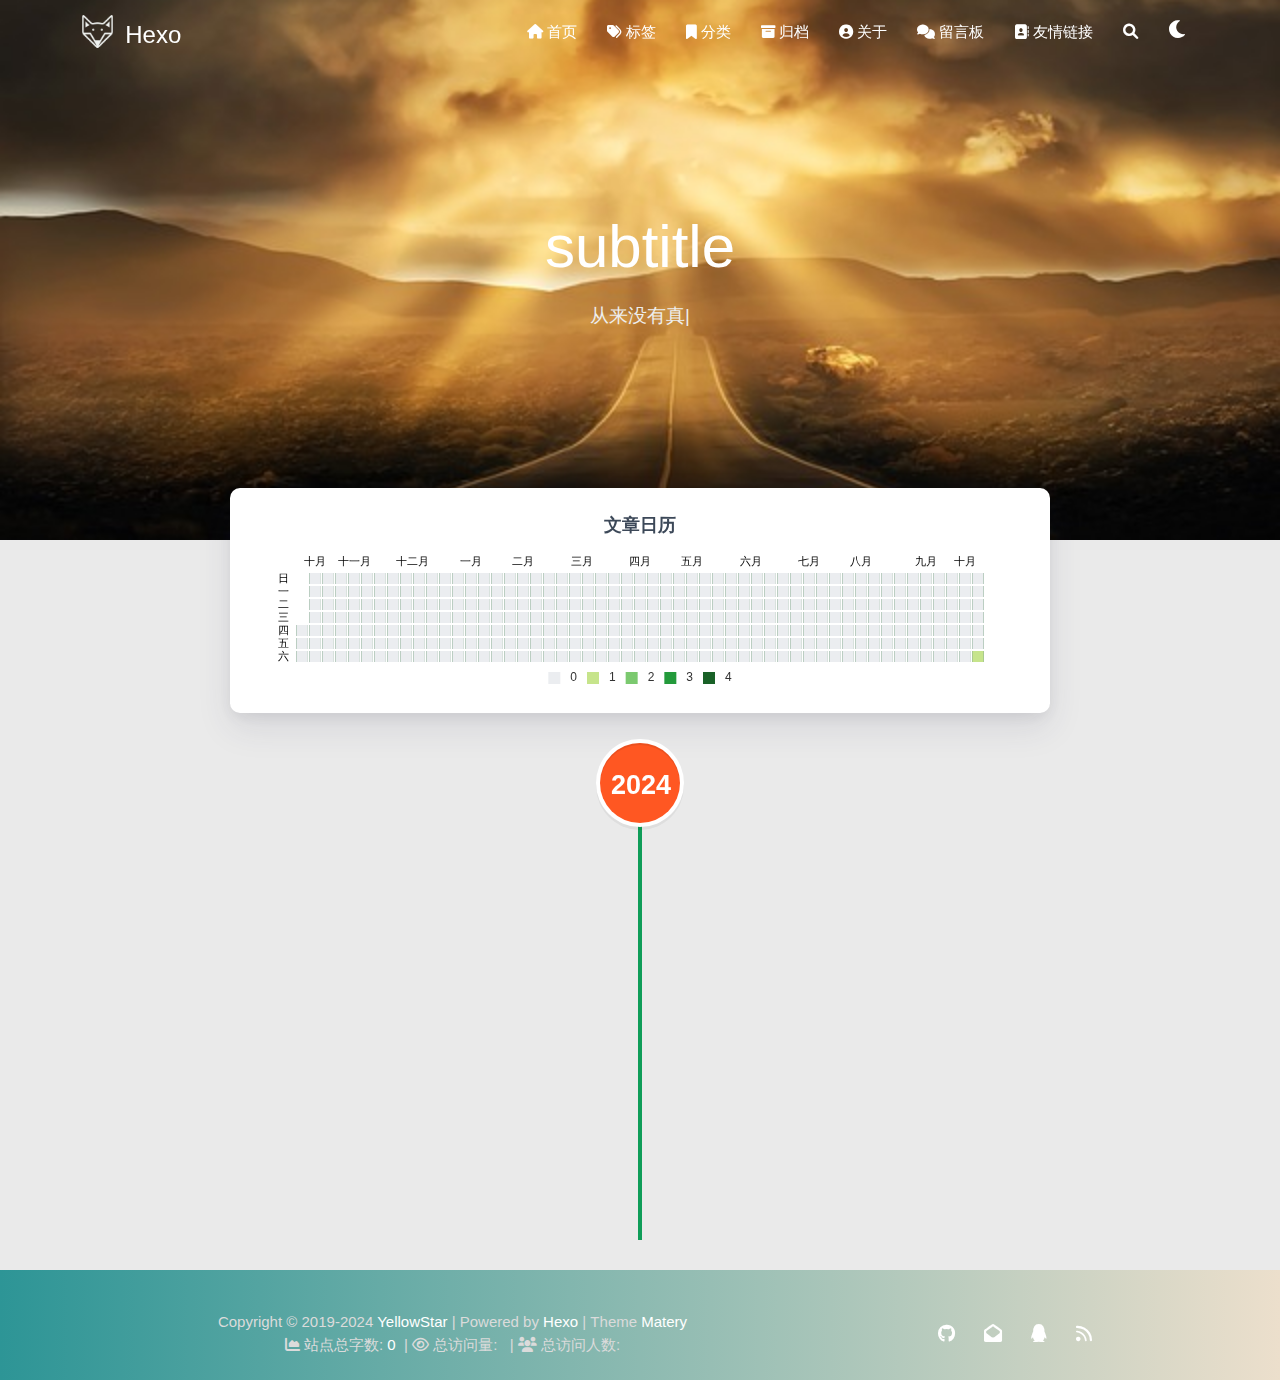
<file: archives/2024/10/index.html>
<!DOCTYPE HTML>
<html lang="zh-Hans">


<head>
    <meta charset="utf-8">
    <meta name="keywords" content="归档: 2024/10, Hexo">
    <meta name="description" content="YellowStar可以是天中璀璨的明珠，也可以是色情明星">
    <meta http-equiv="X-UA-Compatible" content="IE=edge">
    <meta name="viewport" content="width=device-width, initial-scale=1.0, user-scalable=no">
    <meta name="renderer" content="webkit|ie-stand|ie-comp">
    <meta name="mobile-web-app-capable" content="yes">
    <meta name="format-detection" content="telephone=no">
    <meta name="apple-mobile-web-app-capable" content="yes">
    <meta name="apple-mobile-web-app-status-bar-style" content="black-translucent">
    <meta name="referrer" content="no-referrer-when-downgrade">
    <!-- Global site tag (gtag.js) - Google Analytics -->


    <title>归档: 2024/10 | Hexo</title>
    <link rel="icon" type="image/png" href="/favicon.png">
    


    <!-- bg-cover style     -->



<link rel="stylesheet" type="text/css" href="/libs/awesome/css/all.min.css">
<link rel="stylesheet" type="text/css" href="/libs/materialize/materialize.min.css">
<link rel="stylesheet" type="text/css" href="/libs/aos/aos.css">
<link rel="stylesheet" type="text/css" href="/libs/animate/animate.min.css">
<link rel="stylesheet" type="text/css" href="/libs/lightGallery/css/lightgallery.min.css">
<link rel="stylesheet" type="text/css" href="/css/matery.css">
<link rel="stylesheet" type="text/css" href="/css/my.css">
<link rel="stylesheet" type="text/css" href="/css/dark.css" media="none" onload="if(media!='all')media='all'">




    <link rel="stylesheet" href="/libs/tocbot/tocbot.css">
    <link rel="stylesheet" href="/css/post.css">




    
        <link rel="stylesheet" type="text/css" href="/css/reward.css">
    



    <script src="/libs/jquery/jquery-3.6.0.min.js"></script>

<meta name="generator" content="Hexo 7.3.0">
<style>.github-emoji { position: relative; display: inline-block; width: 1.2em; min-height: 1.2em; overflow: hidden; vertical-align: top; color: transparent; }  .github-emoji > span { position: relative; z-index: 10; }  .github-emoji img, .github-emoji .fancybox { margin: 0 !important; padding: 0 !important; border: none !important; outline: none !important; text-decoration: none !important; user-select: none !important; cursor: auto !important; }  .github-emoji img { height: 1.2em !important; width: 1.2em !important; position: absolute !important; left: 50% !important; top: 50% !important; transform: translate(-50%, -50%) !important; user-select: none !important; cursor: auto !important; } .github-emoji-fallback { color: inherit; } .github-emoji-fallback img { opacity: 0 !important; }</style>
<link rel="alternate" href="/atom.xml" title="Hexo" type="application/atom+xml">
</head>


<body>
    <header class="navbar-fixed">
    <nav id="headNav" class="bg-color nav-transparent">
        <div id="navContainer" class="nav-wrapper container">
            <div class="brand-logo">
                <a href="/" class="waves-effect waves-light">
                    
                    <img src="/medias/logo.png" class="logo-img" alt="LOGO">
                    
                    <span class="logo-span">Hexo</span>
                </a>
            </div>
            

<a href="#" data-target="mobile-nav" class="sidenav-trigger button-collapse"><i class="fas fa-bars"></i></a>
<ul class="right nav-menu">
  
  <li class="hide-on-med-and-down nav-item">
    
    <a href="/" class="waves-effect waves-light">
      
      <i class="fas fa-home" style="zoom: 0.6;"></i>
      
      <span>首页</span>
    </a>
    
  </li>
  
  <li class="hide-on-med-and-down nav-item">
    
    <a href="/tags" class="waves-effect waves-light">
      
      <i class="fas fa-tags" style="zoom: 0.6;"></i>
      
      <span>标签</span>
    </a>
    
  </li>
  
  <li class="hide-on-med-and-down nav-item">
    
    <a href="/categories" class="waves-effect waves-light">
      
      <i class="fas fa-bookmark" style="zoom: 0.6;"></i>
      
      <span>分类</span>
    </a>
    
  </li>
  
  <li class="hide-on-med-and-down nav-item">
    
    <a href="/archives" class="waves-effect waves-light">
      
      <i class="fas fa-archive" style="zoom: 0.6;"></i>
      
      <span>归档</span>
    </a>
    
  </li>
  
  <li class="hide-on-med-and-down nav-item">
    
    <a href="/about" class="waves-effect waves-light">
      
      <i class="fas fa-user-circle" style="zoom: 0.6;"></i>
      
      <span>关于</span>
    </a>
    
  </li>
  
  <li class="hide-on-med-and-down nav-item">
    
    <a href="/contact" class="waves-effect waves-light">
      
      <i class="fas fa-comments" style="zoom: 0.6;"></i>
      
      <span>留言板</span>
    </a>
    
  </li>
  
  <li class="hide-on-med-and-down nav-item">
    
    <a href="/friends" class="waves-effect waves-light">
      
      <i class="fas fa-address-book" style="zoom: 0.6;"></i>
      
      <span>友情链接</span>
    </a>
    
  </li>
  
  <li>
    <a href="#searchModal" class="modal-trigger waves-effect waves-light">
      <i id="searchIcon" class="fas fa-search" title="搜索" style="zoom: 0.85;"></i>
    </a>
  </li>
  <li>
    <a href="javascript:;" class="waves-effect waves-light" onclick="switchNightMode()" title="深色/浅色模式" >
      <i id="sum-moon-icon" class="fas fa-sun" style="zoom: 0.85;"></i>
    </a>
  </li>
</ul>


<div id="mobile-nav" class="side-nav sidenav">

    <div class="mobile-head bg-color">
        
        <img src="/medias/logo.png" class="logo-img circle responsive-img">
        
        <div class="logo-name">Hexo</div>
        <div class="logo-desc">
            
            YellowStar可以是天中璀璨的明珠，也可以是色情明星
            
        </div>
    </div>

    <ul class="menu-list mobile-menu-list">
        
        <li class="m-nav-item">
	  
		<a href="/" class="waves-effect waves-light">
			
			    <i class="fa-fw fas fa-home"></i>
			
			首页
		</a>
          
        </li>
        
        <li class="m-nav-item">
	  
		<a href="/tags" class="waves-effect waves-light">
			
			    <i class="fa-fw fas fa-tags"></i>
			
			标签
		</a>
          
        </li>
        
        <li class="m-nav-item">
	  
		<a href="/categories" class="waves-effect waves-light">
			
			    <i class="fa-fw fas fa-bookmark"></i>
			
			分类
		</a>
          
        </li>
        
        <li class="m-nav-item">
	  
		<a href="/archives" class="waves-effect waves-light">
			
			    <i class="fa-fw fas fa-archive"></i>
			
			归档
		</a>
          
        </li>
        
        <li class="m-nav-item">
	  
		<a href="/about" class="waves-effect waves-light">
			
			    <i class="fa-fw fas fa-user-circle"></i>
			
			关于
		</a>
          
        </li>
        
        <li class="m-nav-item">
	  
		<a href="/contact" class="waves-effect waves-light">
			
			    <i class="fa-fw fas fa-comments"></i>
			
			留言板
		</a>
          
        </li>
        
        <li class="m-nav-item">
	  
		<a href="/friends" class="waves-effect waves-light">
			
			    <i class="fa-fw fas fa-address-book"></i>
			
			友情链接
		</a>
          
        </li>
        
        
        <li><div class="divider"></div></li>
        <li>
            <a href="https://github.com/blinkfox/hexo-theme-matery" class="waves-effect waves-light" target="_blank">
                <i class="fab fa-github-square fa-fw"></i>Fork Me
            </a>
        </li>
        
    </ul>
</div>


        </div>

        
            <style>
    .nav-transparent .github-corner {
        display: none !important;
    }

    .github-corner {
        position: absolute;
        z-index: 10;
        top: 0;
        right: 0;
        border: 0;
        transform: scale(1.1);
    }

    .github-corner svg {
        color: #0f9d58;
        fill: #fff;
        height: 64px;
        width: 64px;
    }

    .github-corner:hover .octo-arm {
        animation: a 0.56s ease-in-out;
    }

    .github-corner .octo-arm {
        animation: none;
    }

    @keyframes a {
        0%,
        to {
            transform: rotate(0);
        }
        20%,
        60% {
            transform: rotate(-25deg);
        }
        40%,
        80% {
            transform: rotate(10deg);
        }
    }
</style>

<a href="https://github.com/blinkfox/hexo-theme-matery" class="github-corner tooltipped hide-on-med-and-down" target="_blank"
   data-tooltip="Fork Me" data-position="left" data-delay="50">
    <svg viewBox="0 0 250 250" aria-hidden="true">
        <path d="M0,0 L115,115 L130,115 L142,142 L250,250 L250,0 Z"></path>
        <path d="M128.3,109.0 C113.8,99.7 119.0,89.6 119.0,89.6 C122.0,82.7 120.5,78.6 120.5,78.6 C119.2,72.0 123.4,76.3 123.4,76.3 C127.3,80.9 125.5,87.3 125.5,87.3 C122.9,97.6 130.6,101.9 134.4,103.2"
              fill="currentColor" style="transform-origin: 130px 106px;" class="octo-arm"></path>
        <path d="M115.0,115.0 C114.9,115.1 118.7,116.5 119.8,115.4 L133.7,101.6 C136.9,99.2 139.9,98.4 142.2,98.6 C133.8,88.0 127.5,74.4 143.8,58.0 C148.5,53.4 154.0,51.2 159.7,51.0 C160.3,49.4 163.2,43.6 171.4,40.1 C171.4,40.1 176.1,42.5 178.8,56.2 C183.1,58.6 187.2,61.8 190.9,65.4 C194.5,69.0 197.7,73.2 200.1,77.6 C213.8,80.2 216.3,84.9 216.3,84.9 C212.7,93.1 206.9,96.0 205.4,96.6 C205.1,102.4 203.0,107.8 198.3,112.5 C181.9,128.9 168.3,122.5 157.7,114.1 C157.9,116.9 156.7,120.9 152.7,124.9 L141.0,136.5 C139.8,137.7 141.6,141.9 141.8,141.8 Z"
              fill="currentColor" class="octo-body"></path>
    </svg>
</a>
        
    </nav>

</header>

    <div class="bg-cover pd-header about-cover">
    <div class="container">
    <div class="row">
    <div class="col s10 offset-s1 m8 offset-m2 l8 offset-l2">
        <div class="brand">
            <div class="title center-align">
                
                    subtitle
                
            </div>

            <div class="description center-align">
                
                <span id="subtitle"></span>
                <script src="/libs/typed/typed.js"></script>
                <script>
                    var typed = new Typed("#subtitle", {
                        strings: [ 
                            
                                "从来没有真正的绝境, 只有心灵的迷途",
                            
                                "Never really desperate, only the lost of the soul",
                            
                        ],
                        startDelay: 300,
                        typeSpeed: 100,
                        loop: true,
                        backSpeed: 50,
                        showCursor: true
                    });
                </script>
                
            </div>
        </div>
    </div>
</div>


<script>
    // 每天切换 banner 图.  Switch banner image every day.
    var bannerUrl = "/medias/banner/" + new Date().getDay() + '.jpg';
    $('.bg-cover').css('background-image', 'url(' + bannerUrl + ')');
</script>
<script>
    
      var bannerUrl = "/medias/featureimages/" + Math.floor(Math.random() * 24) + '.jpg';
    
    $('.bg-cover.about-cover').css('background-image', 'url(' + bannerUrl + ')');

</script>


    </div>
</div>

<main class="content">

    
    <div class="container archive-calendar">
    <div class="card">
        <div id="post-calendar" class="card-content"></div>
    </div>
</div>

<script type="text/javascript" src="/libs/echarts/echarts.min.js"></script>
<script type="text/javascript">
    let myChart = echarts.init(document.getElementById('post-calendar'));

    

    let option = {
        title: {
            top: 0,
            text: '文章日历',
            left: 'center',
            textStyle: {
                color: '#3C4858'
            }
        },
        tooltip: {
            padding: 10,
            backgroundColor: '#555',
            borderColor: '#777',
            borderWidth: 1,
            formatter: function (obj) {
                var value = obj.value;
                return '<div style="font-size: 14px;">' + value[0] + '：' + value[1] + '</div>';
            }
        },
        visualMap: {
            show: true,
            showLabel: true,
            categories: [0, 1, 2, 3, 4],
            calculable: true,
            inRange: {
                symbol: 'rect',
                color: ['#ebedf0', '#c6e48b', '#7bc96f', '#239a3b', '#196127']
            },
            itemWidth: 12,
            itemHeight: 12,
            orient: 'horizontal',
            left: 'center',
            bottom: 0
        },
        calendar: [{
            left: 'center',
            range: ["2023-10-19", "2024-10-19"],
            cellSize: [13, 13],
            splitLine: {
                show: false
            },
            itemStyle: {
                color: '#196127',
                borderColor: '#fff',
                borderWidth: 2
            },
            yearLabel: {
                show: false
            },
            monthLabel: {
                nameMap: 'cn',
                fontSize: 11
            },
            dayLabel: {
                formatter: '{start}  1st',
                nameMap: 'cn',
                fontSize: 11
            }
        }],
        series: [{
            type: 'heatmap',
            coordinateSystem: 'calendar',
            calendarIndex: 0,
            data: [["2023-10-19", 0], ["2023-10-20", 0], ["2023-10-21", 0], ["2023-10-22", 0], ["2023-10-23", 0], ["2023-10-24", 0], ["2023-10-25", 0], ["2023-10-26", 0], ["2023-10-27", 0], ["2023-10-28", 0], ["2023-10-29", 0], ["2023-10-30", 0], ["2023-10-31", 0], ["2023-11-01", 0], ["2023-11-02", 0], ["2023-11-03", 0], ["2023-11-04", 0], ["2023-11-05", 0], ["2023-11-06", 0], ["2023-11-07", 0], ["2023-11-08", 0], ["2023-11-09", 0], ["2023-11-10", 0], ["2023-11-11", 0], ["2023-11-12", 0], ["2023-11-13", 0], ["2023-11-14", 0], ["2023-11-15", 0], ["2023-11-16", 0], ["2023-11-17", 0], ["2023-11-18", 0], ["2023-11-19", 0], ["2023-11-20", 0], ["2023-11-21", 0], ["2023-11-22", 0], ["2023-11-23", 0], ["2023-11-24", 0], ["2023-11-25", 0], ["2023-11-26", 0], ["2023-11-27", 0], ["2023-11-28", 0], ["2023-11-29", 0], ["2023-11-30", 0], ["2023-12-01", 0], ["2023-12-02", 0], ["2023-12-03", 0], ["2023-12-04", 0], ["2023-12-05", 0], ["2023-12-06", 0], ["2023-12-07", 0], ["2023-12-08", 0], ["2023-12-09", 0], ["2023-12-10", 0], ["2023-12-11", 0], ["2023-12-12", 0], ["2023-12-13", 0], ["2023-12-14", 0], ["2023-12-15", 0], ["2023-12-16", 0], ["2023-12-17", 0], ["2023-12-18", 0], ["2023-12-19", 0], ["2023-12-20", 0], ["2023-12-21", 0], ["2023-12-22", 0], ["2023-12-23", 0], ["2023-12-24", 0], ["2023-12-25", 0], ["2023-12-26", 0], ["2023-12-27", 0], ["2023-12-28", 0], ["2023-12-29", 0], ["2023-12-30", 0], ["2023-12-31", 0], ["2024-01-01", 0], ["2024-01-02", 0], ["2024-01-03", 0], ["2024-01-04", 0], ["2024-01-05", 0], ["2024-01-06", 0], ["2024-01-07", 0], ["2024-01-08", 0], ["2024-01-09", 0], ["2024-01-10", 0], ["2024-01-11", 0], ["2024-01-12", 0], ["2024-01-13", 0], ["2024-01-14", 0], ["2024-01-15", 0], ["2024-01-16", 0], ["2024-01-17", 0], ["2024-01-18", 0], ["2024-01-19", 0], ["2024-01-20", 0], ["2024-01-21", 0], ["2024-01-22", 0], ["2024-01-23", 0], ["2024-01-24", 0], ["2024-01-25", 0], ["2024-01-26", 0], ["2024-01-27", 0], ["2024-01-28", 0], ["2024-01-29", 0], ["2024-01-30", 0], ["2024-01-31", 0], ["2024-02-01", 0], ["2024-02-02", 0], ["2024-02-03", 0], ["2024-02-04", 0], ["2024-02-05", 0], ["2024-02-06", 0], ["2024-02-07", 0], ["2024-02-08", 0], ["2024-02-09", 0], ["2024-02-10", 0], ["2024-02-11", 0], ["2024-02-12", 0], ["2024-02-13", 0], ["2024-02-14", 0], ["2024-02-15", 0], ["2024-02-16", 0], ["2024-02-17", 0], ["2024-02-18", 0], ["2024-02-19", 0], ["2024-02-20", 0], ["2024-02-21", 0], ["2024-02-22", 0], ["2024-02-23", 0], ["2024-02-24", 0], ["2024-02-25", 0], ["2024-02-26", 0], ["2024-02-27", 0], ["2024-02-28", 0], ["2024-02-29", 0], ["2024-03-01", 0], ["2024-03-02", 0], ["2024-03-03", 0], ["2024-03-04", 0], ["2024-03-05", 0], ["2024-03-06", 0], ["2024-03-07", 0], ["2024-03-08", 0], ["2024-03-09", 0], ["2024-03-10", 0], ["2024-03-11", 0], ["2024-03-12", 0], ["2024-03-13", 0], ["2024-03-14", 0], ["2024-03-15", 0], ["2024-03-16", 0], ["2024-03-17", 0], ["2024-03-18", 0], ["2024-03-19", 0], ["2024-03-20", 0], ["2024-03-21", 0], ["2024-03-22", 0], ["2024-03-23", 0], ["2024-03-24", 0], ["2024-03-25", 0], ["2024-03-26", 0], ["2024-03-27", 0], ["2024-03-28", 0], ["2024-03-29", 0], ["2024-03-30", 0], ["2024-03-31", 0], ["2024-04-01", 0], ["2024-04-02", 0], ["2024-04-03", 0], ["2024-04-04", 0], ["2024-04-05", 0], ["2024-04-06", 0], ["2024-04-07", 0], ["2024-04-08", 0], ["2024-04-09", 0], ["2024-04-10", 0], ["2024-04-11", 0], ["2024-04-12", 0], ["2024-04-13", 0], ["2024-04-14", 0], ["2024-04-15", 0], ["2024-04-16", 0], ["2024-04-17", 0], ["2024-04-18", 0], ["2024-04-19", 0], ["2024-04-20", 0], ["2024-04-21", 0], ["2024-04-22", 0], ["2024-04-23", 0], ["2024-04-24", 0], ["2024-04-25", 0], ["2024-04-26", 0], ["2024-04-27", 0], ["2024-04-28", 0], ["2024-04-29", 0], ["2024-04-30", 0], ["2024-05-01", 0], ["2024-05-02", 0], ["2024-05-03", 0], ["2024-05-04", 0], ["2024-05-05", 0], ["2024-05-06", 0], ["2024-05-07", 0], ["2024-05-08", 0], ["2024-05-09", 0], ["2024-05-10", 0], ["2024-05-11", 0], ["2024-05-12", 0], ["2024-05-13", 0], ["2024-05-14", 0], ["2024-05-15", 0], ["2024-05-16", 0], ["2024-05-17", 0], ["2024-05-18", 0], ["2024-05-19", 0], ["2024-05-20", 0], ["2024-05-21", 0], ["2024-05-22", 0], ["2024-05-23", 0], ["2024-05-24", 0], ["2024-05-25", 0], ["2024-05-26", 0], ["2024-05-27", 0], ["2024-05-28", 0], ["2024-05-29", 0], ["2024-05-30", 0], ["2024-05-31", 0], ["2024-06-01", 0], ["2024-06-02", 0], ["2024-06-03", 0], ["2024-06-04", 0], ["2024-06-05", 0], ["2024-06-06", 0], ["2024-06-07", 0], ["2024-06-08", 0], ["2024-06-09", 0], ["2024-06-10", 0], ["2024-06-11", 0], ["2024-06-12", 0], ["2024-06-13", 0], ["2024-06-14", 0], ["2024-06-15", 0], ["2024-06-16", 0], ["2024-06-17", 0], ["2024-06-18", 0], ["2024-06-19", 0], ["2024-06-20", 0], ["2024-06-21", 0], ["2024-06-22", 0], ["2024-06-23", 0], ["2024-06-24", 0], ["2024-06-25", 0], ["2024-06-26", 0], ["2024-06-27", 0], ["2024-06-28", 0], ["2024-06-29", 0], ["2024-06-30", 0], ["2024-07-01", 0], ["2024-07-02", 0], ["2024-07-03", 0], ["2024-07-04", 0], ["2024-07-05", 0], ["2024-07-06", 0], ["2024-07-07", 0], ["2024-07-08", 0], ["2024-07-09", 0], ["2024-07-10", 0], ["2024-07-11", 0], ["2024-07-12", 0], ["2024-07-13", 0], ["2024-07-14", 0], ["2024-07-15", 0], ["2024-07-16", 0], ["2024-07-17", 0], ["2024-07-18", 0], ["2024-07-19", 0], ["2024-07-20", 0], ["2024-07-21", 0], ["2024-07-22", 0], ["2024-07-23", 0], ["2024-07-24", 0], ["2024-07-25", 0], ["2024-07-26", 0], ["2024-07-27", 0], ["2024-07-28", 0], ["2024-07-29", 0], ["2024-07-30", 0], ["2024-07-31", 0], ["2024-08-01", 0], ["2024-08-02", 0], ["2024-08-03", 0], ["2024-08-04", 0], ["2024-08-05", 0], ["2024-08-06", 0], ["2024-08-07", 0], ["2024-08-08", 0], ["2024-08-09", 0], ["2024-08-10", 0], ["2024-08-11", 0], ["2024-08-12", 0], ["2024-08-13", 0], ["2024-08-14", 0], ["2024-08-15", 0], ["2024-08-16", 0], ["2024-08-17", 0], ["2024-08-18", 0], ["2024-08-19", 0], ["2024-08-20", 0], ["2024-08-21", 0], ["2024-08-22", 0], ["2024-08-23", 0], ["2024-08-24", 0], ["2024-08-25", 0], ["2024-08-26", 0], ["2024-08-27", 0], ["2024-08-28", 0], ["2024-08-29", 0], ["2024-08-30", 0], ["2024-08-31", 0], ["2024-09-01", 0], ["2024-09-02", 0], ["2024-09-03", 0], ["2024-09-04", 0], ["2024-09-05", 0], ["2024-09-06", 0], ["2024-09-07", 0], ["2024-09-08", 0], ["2024-09-09", 0], ["2024-09-10", 0], ["2024-09-11", 0], ["2024-09-12", 0], ["2024-09-13", 0], ["2024-09-14", 0], ["2024-09-15", 0], ["2024-09-16", 0], ["2024-09-17", 0], ["2024-09-18", 0], ["2024-09-19", 0], ["2024-09-20", 0], ["2024-09-21", 0], ["2024-09-22", 0], ["2024-09-23", 0], ["2024-09-24", 0], ["2024-09-25", 0], ["2024-09-26", 0], ["2024-09-27", 0], ["2024-09-28", 0], ["2024-09-29", 0], ["2024-09-30", 0], ["2024-10-01", 0], ["2024-10-02", 0], ["2024-10-03", 0], ["2024-10-04", 0], ["2024-10-05", 0], ["2024-10-06", 0], ["2024-10-07", 0], ["2024-10-08", 0], ["2024-10-09", 0], ["2024-10-10", 0], ["2024-10-11", 0], ["2024-10-12", 0], ["2024-10-13", 0], ["2024-10-14", 0], ["2024-10-15", 0], ["2024-10-16", 0], ["2024-10-17", 0], ["2024-10-18", 0], ["2024-10-19", 1]]
        }]

    };

    myChart.setOption(option);
</script>

    

    

    <div id="cd-timeline" class="container">
        
        <div class="cd-timeline-block">

            
            
            
            <div class="cd-timeline-img year" data-aos="zoom-in-up">
                <a href="/archives/2024">2024</a>
            </div>
            

            
            
            
            <div class="cd-timeline-img month" data-aos="zoom-in-up">
                <a href="/archives/2024/10">10</a>
            </div>
            

            
            <div class="cd-timeline-img day" data-aos="zoom-in-up">
                <span>19</span>
            </div>
            <article class="cd-timeline-content" data-aos="fade-up">
                <div class="article col s12 m6">
                    <div class="card">
                        <a href="/2024/10/19/begin/">
                            <div class="card-image">
                                
                                
                                <img src="/medias/featureimages/1.jpg" class="responsive-img" alt="begin">
                                
                                <span class="card-title">begin</span>
                            </div>
                        </a>
                        <div class="card-content article-content">
                            <div class="summary block-with-text">
                                
                                    
                                
                            </div>
                            <div class="publish-info">
                                <span class="publish-date">
                                    <i class="far fa-clock fa-fw icon-date"></i>2024-10-19
                                </span>
                                <span class="publish-author">
                                    
                                    <i class="fas fa-user fa-fw"></i>
                                    YellowStar
                                    
                                </span>
                            </div>
                        </div>

                        
                    </div>
                </div>
            </article>
        </div>
        
    </div>

</main>




    <footer class="page-footer bg-color">
    
        <link rel="stylesheet" href="/libs/aplayer/APlayer.min.css">
<style>
    .aplayer .aplayer-lrc p {
        
        display: none;
        
        font-size: 12px;
        font-weight: 700;
        line-height: 16px !important;
    }

    .aplayer .aplayer-lrc p.aplayer-lrc-current {
        
        display: none;
        
        font-size: 15px;
        color: #42b983;
    }

    
    .aplayer.aplayer-fixed.aplayer-narrow .aplayer-body {
        left: -66px !important;
    }

    .aplayer.aplayer-fixed.aplayer-narrow .aplayer-body:hover {
        left: 0px !important;
    }

    
</style>
<div class="">
    
    <div class="row">
        <meting-js class="col l8 offset-l2 m10 offset-m1 s12"
                   server="netease"
                   type="playlist"
                   id="503838841"
                   fixed='true'
                   autoplay='false'
                   theme='#42b983'
                   loop='all'
                   order='random'
                   preload='auto'
                   volume='0.7'
                   list-folded='true'
        >
        </meting-js>
    </div>
</div>

<script src="/libs/aplayer/APlayer.min.js"></script>
<script src="/libs/aplayer/Meting.min.js"></script>

    

    <div class="container row center-align"
         style="margin-bottom: 0px !important;">
        <div class="col s12 m8 l8 copy-right">
            Copyright&nbsp;&copy;
            
                <span id="year">2019-2024</span>
            
            <a href="/about" target="_blank">YellowStar</a>
            |&nbsp;Powered by&nbsp;<a href="https://hexo.io/" target="_blank">Hexo</a>
            |&nbsp;Theme&nbsp;<a href="https://github.com/blinkfox/hexo-theme-matery" target="_blank">Matery</a>
            
            <br>
            
                &nbsp;<i class="fas fa-chart-area"></i>&nbsp;站点总字数:&nbsp;<span
                        class="white-color">0</span>
            
            
            
                
            
            
                <span id="busuanzi_container_site_pv">
                &nbsp;|&nbsp;<i class="far fa-eye"></i>&nbsp;总访问量:&nbsp;
                    <span id="busuanzi_value_site_pv" class="white-color"></span>
            </span>
            
            
                <span id="busuanzi_container_site_uv">
                &nbsp;|&nbsp;<i class="fas fa-users"></i>&nbsp;总访问人数:&nbsp;
                    <span id="busuanzi_value_site_uv" class="white-color"></span>
            </span>
            
            <br>

            <!-- 运行天数提醒. -->
            
            <br>
            
        </div>
        <div class="col s12 m4 l4 social-link social-statis">
    <a href="https://github.com/blinkfox" class="tooltipped" target="_blank" data-tooltip="访问我的GitHub" data-position="top" data-delay="50">
        <i class="fab fa-github"></i>
    </a>



    <a href="mailto:1181062873@qq.com" class="tooltipped" target="_blank" data-tooltip="邮件联系我" data-position="top" data-delay="50">
        <i class="fas fa-envelope-open"></i>
    </a>







    <a href="tencent://AddContact/?fromId=50&fromSubId=1&subcmd=all&uin=1181062873" class="tooltipped" target="_blank" data-tooltip="QQ联系我: 1181062873" data-position="top" data-delay="50">
        <i class="fab fa-qq"></i>
    </a>







    <a href="/atom.xml" class="tooltipped" target="_blank" data-tooltip="RSS 订阅" data-position="top" data-delay="50">
        <i class="fas fa-rss"></i>
    </a>

</div>
    </div>
</footer>

<div class="progress-bar"></div>


    <!-- 搜索遮罩框 -->
<div id="searchModal" class="modal">
    <div class="modal-content">
        <div class="search-header">
            <span class="title"><i class="fas fa-search"></i>&nbsp;&nbsp;搜索</span>
            <input type="search" id="searchInput" name="s" placeholder="请输入搜索的关键字"
                   class="search-input">
        </div>
        <div id="searchResult"></div>
    </div>
</div>

<script type="text/javascript">
$(function () {
    var searchFunc = function (path, search_id, content_id) {
        'use strict';
        $.ajax({
            url: path,
            dataType: "xml",
            success: function (xmlResponse) {
                // get the contents from search data
                var datas = $("entry", xmlResponse).map(function () {
                    return {
                        title: $("title", this).text(),
                        content: $("content", this).text(),
                        url: $("url", this).text()
                    };
                }).get();
                var $input = document.getElementById(search_id);
                var $resultContent = document.getElementById(content_id);
                $input.addEventListener('input', function () {
                    var str = '<ul class=\"search-result-list\">';
                    var keywords = this.value.trim().toLowerCase().split(/[\s\-]+/);
                    $resultContent.innerHTML = "";
                    if (this.value.trim().length <= 0) {
                        return;
                    }
                    // perform local searching
                    datas.forEach(function (data) {
                        var isMatch = true;
                        var data_title = data.title.trim().toLowerCase();
                        var data_content = data.content.trim().replace(/<[^>]+>/g, "").toLowerCase();
                        var data_url = data.url;
                        data_url = data_url.indexOf('/') === 0 ? data.url : '/' + data_url;
                        var index_title = -1;
                        var index_content = -1;
                        var first_occur = -1;
                        // only match artiles with not empty titles and contents
                        if (data_title !== '' && data_content !== '') {
                            keywords.forEach(function (keyword, i) {
                                index_title = data_title.indexOf(keyword);
                                index_content = data_content.indexOf(keyword);
                                if (index_title < 0 && index_content < 0) {
                                    isMatch = false;
                                } else {
                                    if (index_content < 0) {
                                        index_content = 0;
                                    }
                                    if (i === 0) {
                                        first_occur = index_content;
                                    }
                                }
                            });
                        }
                        // show search results
                        if (isMatch) {
                            str += "<li><a href='" + data_url + "' class='search-result-title'>" + data_title + "</a>";
                            var content = data.content.trim().replace(/<[^>]+>/g, "");
                            if (first_occur >= 0) {
                                // cut out 100 characters
                                var start = first_occur - 20;
                                var end = first_occur + 80;
                                if (start < 0) {
                                    start = 0;
                                }
                                if (start === 0) {
                                    end = 100;
                                }
                                if (end > content.length) {
                                    end = content.length;
                                }
                                var match_content = content.substr(start, end);
                                // highlight all keywords
                                keywords.forEach(function (keyword) {
                                    var regS = new RegExp(keyword, "gi");
                                    match_content = match_content.replace(regS, "<em class=\"search-keyword\">" + keyword + "</em>");
                                });

                                str += "<p class=\"search-result\">" + match_content + "...</p>"
                            }
                            str += "</li>";
                        }
                    });
                    str += "</ul>";
                    $resultContent.innerHTML = str;
                });
            }
        });
    };

    searchFunc('/search.xml', 'searchInput', 'searchResult');
});
</script>

    <!-- 白天和黑夜主题 -->
<div class="stars-con">
    <div id="stars"></div>
    <div id="stars2"></div>
    <div id="stars3"></div>  
</div>

<script>
    function switchNightMode() {
        $('<div class="Cuteen_DarkSky"><div class="Cuteen_DarkPlanet"></div></div>').appendTo($('body')),
        setTimeout(function () {
            $('body').hasClass('DarkMode') 
            ? ($('body').removeClass('DarkMode'), localStorage.setItem('isDark', '0'), $('#sum-moon-icon').removeClass("fa-sun").addClass('fa-moon')) 
            : ($('body').addClass('DarkMode'), localStorage.setItem('isDark', '1'), $('#sum-moon-icon').addClass("fa-sun").removeClass('fa-moon')),
            
            setTimeout(function () {
            $('.Cuteen_DarkSky').fadeOut(1e3, function () {
                $(this).remove()
            })
            }, 2e3)
        })
    }
</script>

    <!-- 回到顶部按钮 -->
<div id="backTop" class="top-scroll">
    <a class="btn-floating btn-large waves-effect waves-light" href="#!">
        <i class="fas fa-arrow-up"></i>
    </a>
</div>


    <script src="/libs/materialize/materialize.min.js"></script>
    <script src="/libs/masonry/masonry.pkgd.min.js"></script>
    <script src="/libs/aos/aos.js"></script>
    <script src="/libs/scrollprogress/scrollProgress.min.js"></script>
    <script src="/libs/lightGallery/js/lightgallery-all.min.js"></script>
    <script src="/js/matery.js"></script>

    

    
    
    

    <!-- 雪花特效 -->
    

    <!-- 鼠标星星特效 -->
    

     
        <script src="https://ssl.captcha.qq.com/TCaptcha.js"></script>
        <script src="/libs/others/TencentCaptcha.js"></script>
        <button id="TencentCaptcha" data-appid="xxxxxxxxxx" data-cbfn="callback" type="button" hidden></button>
    

    <!-- Baidu Analytics -->

<script>
    var _hmt = _hmt || [];
    (function () {
        var hm = document.createElement("script");
        hm.src = "https://hm.baidu.com/hm.js?b239d6e9a89473af46000a6364b50339";
        var s = document.getElementsByTagName("script")[0];
        s.parentNode.insertBefore(hm, s);
    })();
</script>

    <!-- Baidu Push -->

<script>
    (function () {
        var bp = document.createElement('script');
        var curProtocol = window.location.protocol.split(':')[0];
        if (curProtocol === 'https') {
            bp.src = 'https://zz.bdstatic.com/linksubmit/push.js';
        } else {
            bp.src = 'http://push.zhanzhang.baidu.com/push.js';
        }
        var s = document.getElementsByTagName("script")[0];
        s.parentNode.insertBefore(bp, s);
    })();
</script>

    
    
    <script async src="/libs/others/busuanzi.pure.mini.js"></script>
    

    

    

    <!--腾讯兔小巢-->
    
    

    

    

    
    <script src="/libs/instantpage/instantpage.js" type="module"></script>
    

</body>

</html>
</file>
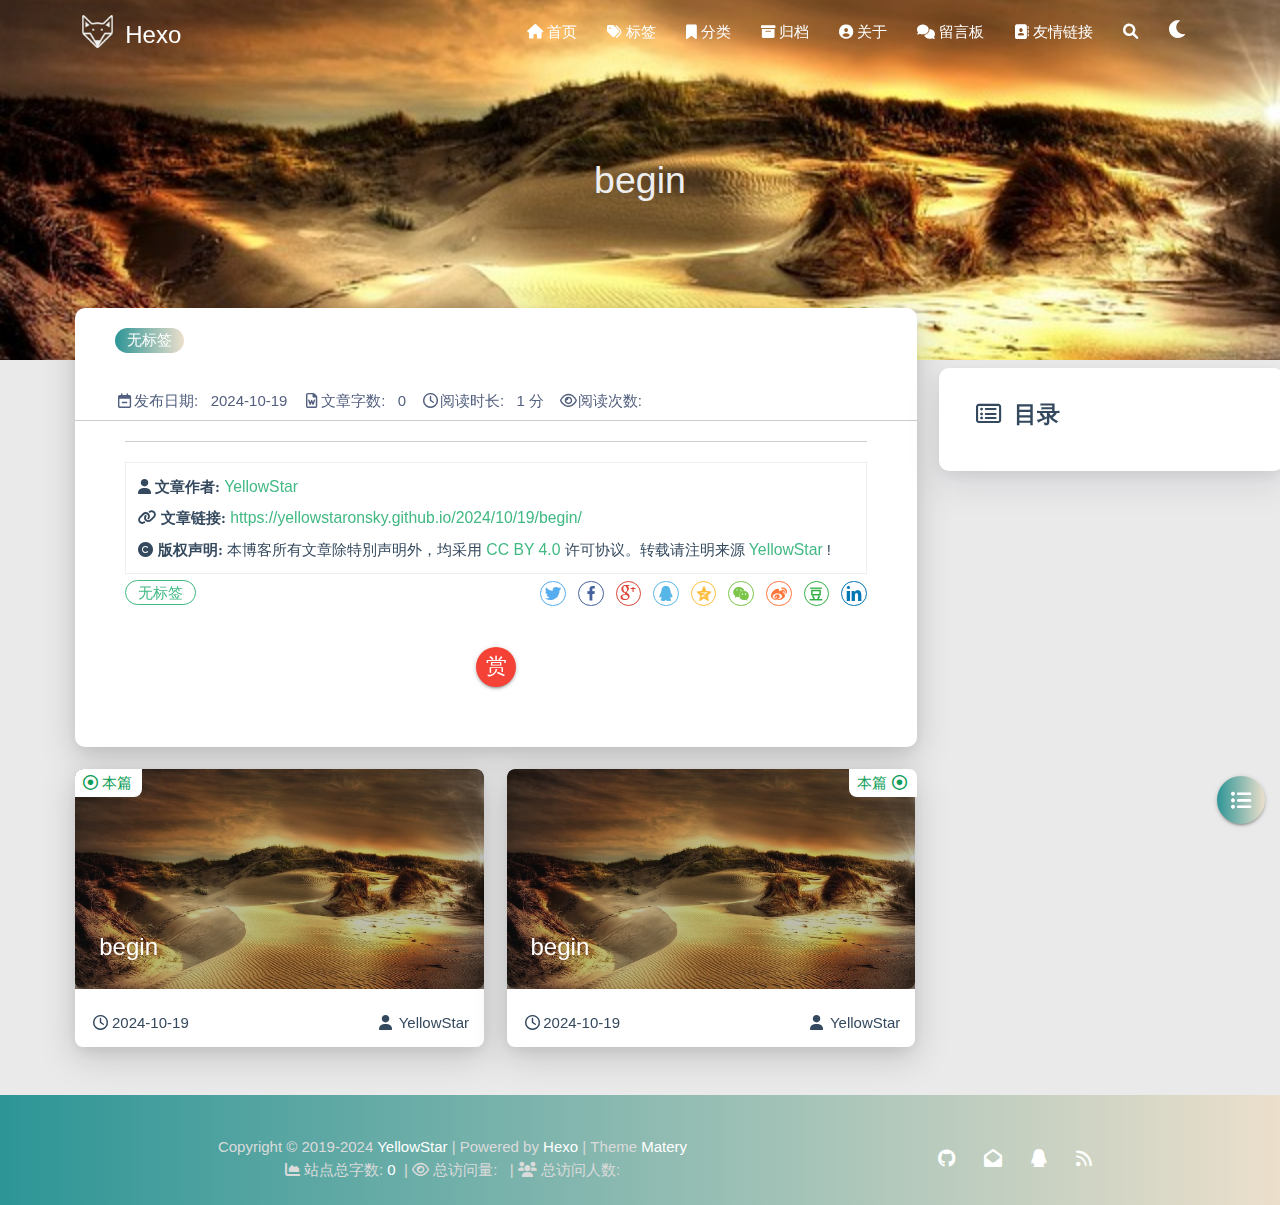
<file: 2024/10/19/begin/index.html>
<!DOCTYPE HTML>
<html lang="zh-Hans">


<head>
    <meta charset="utf-8">
    <meta name="keywords" content="begin, Hexo">
    <meta name="description" content="">
    <meta http-equiv="X-UA-Compatible" content="IE=edge">
    <meta name="viewport" content="width=device-width, initial-scale=1.0, user-scalable=no">
    <meta name="renderer" content="webkit|ie-stand|ie-comp">
    <meta name="mobile-web-app-capable" content="yes">
    <meta name="format-detection" content="telephone=no">
    <meta name="apple-mobile-web-app-capable" content="yes">
    <meta name="apple-mobile-web-app-status-bar-style" content="black-translucent">
    <meta name="referrer" content="no-referrer-when-downgrade">
    <!-- Global site tag (gtag.js) - Google Analytics -->


    <title>begin | Hexo</title>
    <link rel="icon" type="image/png" href="/favicon.png">
    


    <!-- bg-cover style     -->



<link rel="stylesheet" type="text/css" href="/libs/awesome/css/all.min.css">
<link rel="stylesheet" type="text/css" href="/libs/materialize/materialize.min.css">
<link rel="stylesheet" type="text/css" href="/libs/aos/aos.css">
<link rel="stylesheet" type="text/css" href="/libs/animate/animate.min.css">
<link rel="stylesheet" type="text/css" href="/libs/lightGallery/css/lightgallery.min.css">
<link rel="stylesheet" type="text/css" href="/css/matery.css">
<link rel="stylesheet" type="text/css" href="/css/my.css">
<link rel="stylesheet" type="text/css" href="/css/dark.css" media="none" onload="if(media!='all')media='all'">




    <link rel="stylesheet" href="/libs/tocbot/tocbot.css">
    <link rel="stylesheet" href="/css/post.css">




    
        <link rel="stylesheet" type="text/css" href="/css/reward.css">
    



    <script src="/libs/jquery/jquery-3.6.0.min.js"></script>

<meta name="generator" content="Hexo 7.3.0">
<style>.github-emoji { position: relative; display: inline-block; width: 1.2em; min-height: 1.2em; overflow: hidden; vertical-align: top; color: transparent; }  .github-emoji > span { position: relative; z-index: 10; }  .github-emoji img, .github-emoji .fancybox { margin: 0 !important; padding: 0 !important; border: none !important; outline: none !important; text-decoration: none !important; user-select: none !important; cursor: auto !important; }  .github-emoji img { height: 1.2em !important; width: 1.2em !important; position: absolute !important; left: 50% !important; top: 50% !important; transform: translate(-50%, -50%) !important; user-select: none !important; cursor: auto !important; } .github-emoji-fallback { color: inherit; } .github-emoji-fallback img { opacity: 0 !important; }</style>
<link rel="alternate" href="/atom.xml" title="Hexo" type="application/atom+xml">
</head>


<body>
    <header class="navbar-fixed">
    <nav id="headNav" class="bg-color nav-transparent">
        <div id="navContainer" class="nav-wrapper container">
            <div class="brand-logo">
                <a href="/" class="waves-effect waves-light">
                    
                    <img src="/medias/logo.png" class="logo-img" alt="LOGO">
                    
                    <span class="logo-span">Hexo</span>
                </a>
            </div>
            

<a href="#" data-target="mobile-nav" class="sidenav-trigger button-collapse"><i class="fas fa-bars"></i></a>
<ul class="right nav-menu">
  
  <li class="hide-on-med-and-down nav-item">
    
    <a href="/" class="waves-effect waves-light">
      
      <i class="fas fa-home" style="zoom: 0.6;"></i>
      
      <span>首页</span>
    </a>
    
  </li>
  
  <li class="hide-on-med-and-down nav-item">
    
    <a href="/tags" class="waves-effect waves-light">
      
      <i class="fas fa-tags" style="zoom: 0.6;"></i>
      
      <span>标签</span>
    </a>
    
  </li>
  
  <li class="hide-on-med-and-down nav-item">
    
    <a href="/categories" class="waves-effect waves-light">
      
      <i class="fas fa-bookmark" style="zoom: 0.6;"></i>
      
      <span>分类</span>
    </a>
    
  </li>
  
  <li class="hide-on-med-and-down nav-item">
    
    <a href="/archives" class="waves-effect waves-light">
      
      <i class="fas fa-archive" style="zoom: 0.6;"></i>
      
      <span>归档</span>
    </a>
    
  </li>
  
  <li class="hide-on-med-and-down nav-item">
    
    <a href="/about" class="waves-effect waves-light">
      
      <i class="fas fa-user-circle" style="zoom: 0.6;"></i>
      
      <span>关于</span>
    </a>
    
  </li>
  
  <li class="hide-on-med-and-down nav-item">
    
    <a href="/contact" class="waves-effect waves-light">
      
      <i class="fas fa-comments" style="zoom: 0.6;"></i>
      
      <span>留言板</span>
    </a>
    
  </li>
  
  <li class="hide-on-med-and-down nav-item">
    
    <a href="/friends" class="waves-effect waves-light">
      
      <i class="fas fa-address-book" style="zoom: 0.6;"></i>
      
      <span>友情链接</span>
    </a>
    
  </li>
  
  <li>
    <a href="#searchModal" class="modal-trigger waves-effect waves-light">
      <i id="searchIcon" class="fas fa-search" title="搜索" style="zoom: 0.85;"></i>
    </a>
  </li>
  <li>
    <a href="javascript:;" class="waves-effect waves-light" onclick="switchNightMode()" title="深色/浅色模式" >
      <i id="sum-moon-icon" class="fas fa-sun" style="zoom: 0.85;"></i>
    </a>
  </li>
</ul>


<div id="mobile-nav" class="side-nav sidenav">

    <div class="mobile-head bg-color">
        
        <img src="/medias/logo.png" class="logo-img circle responsive-img">
        
        <div class="logo-name">Hexo</div>
        <div class="logo-desc">
            
            YellowStar可以是天中璀璨的明珠，也可以是色情明星
            
        </div>
    </div>

    <ul class="menu-list mobile-menu-list">
        
        <li class="m-nav-item">
	  
		<a href="/" class="waves-effect waves-light">
			
			    <i class="fa-fw fas fa-home"></i>
			
			首页
		</a>
          
        </li>
        
        <li class="m-nav-item">
	  
		<a href="/tags" class="waves-effect waves-light">
			
			    <i class="fa-fw fas fa-tags"></i>
			
			标签
		</a>
          
        </li>
        
        <li class="m-nav-item">
	  
		<a href="/categories" class="waves-effect waves-light">
			
			    <i class="fa-fw fas fa-bookmark"></i>
			
			分类
		</a>
          
        </li>
        
        <li class="m-nav-item">
	  
		<a href="/archives" class="waves-effect waves-light">
			
			    <i class="fa-fw fas fa-archive"></i>
			
			归档
		</a>
          
        </li>
        
        <li class="m-nav-item">
	  
		<a href="/about" class="waves-effect waves-light">
			
			    <i class="fa-fw fas fa-user-circle"></i>
			
			关于
		</a>
          
        </li>
        
        <li class="m-nav-item">
	  
		<a href="/contact" class="waves-effect waves-light">
			
			    <i class="fa-fw fas fa-comments"></i>
			
			留言板
		</a>
          
        </li>
        
        <li class="m-nav-item">
	  
		<a href="/friends" class="waves-effect waves-light">
			
			    <i class="fa-fw fas fa-address-book"></i>
			
			友情链接
		</a>
          
        </li>
        
        
        <li><div class="divider"></div></li>
        <li>
            <a href="https://github.com/blinkfox/hexo-theme-matery" class="waves-effect waves-light" target="_blank">
                <i class="fab fa-github-square fa-fw"></i>Fork Me
            </a>
        </li>
        
    </ul>
</div>


        </div>

        
            <style>
    .nav-transparent .github-corner {
        display: none !important;
    }

    .github-corner {
        position: absolute;
        z-index: 10;
        top: 0;
        right: 0;
        border: 0;
        transform: scale(1.1);
    }

    .github-corner svg {
        color: #0f9d58;
        fill: #fff;
        height: 64px;
        width: 64px;
    }

    .github-corner:hover .octo-arm {
        animation: a 0.56s ease-in-out;
    }

    .github-corner .octo-arm {
        animation: none;
    }

    @keyframes a {
        0%,
        to {
            transform: rotate(0);
        }
        20%,
        60% {
            transform: rotate(-25deg);
        }
        40%,
        80% {
            transform: rotate(10deg);
        }
    }
</style>

<a href="https://github.com/blinkfox/hexo-theme-matery" class="github-corner tooltipped hide-on-med-and-down" target="_blank"
   data-tooltip="Fork Me" data-position="left" data-delay="50">
    <svg viewBox="0 0 250 250" aria-hidden="true">
        <path d="M0,0 L115,115 L130,115 L142,142 L250,250 L250,0 Z"></path>
        <path d="M128.3,109.0 C113.8,99.7 119.0,89.6 119.0,89.6 C122.0,82.7 120.5,78.6 120.5,78.6 C119.2,72.0 123.4,76.3 123.4,76.3 C127.3,80.9 125.5,87.3 125.5,87.3 C122.9,97.6 130.6,101.9 134.4,103.2"
              fill="currentColor" style="transform-origin: 130px 106px;" class="octo-arm"></path>
        <path d="M115.0,115.0 C114.9,115.1 118.7,116.5 119.8,115.4 L133.7,101.6 C136.9,99.2 139.9,98.4 142.2,98.6 C133.8,88.0 127.5,74.4 143.8,58.0 C148.5,53.4 154.0,51.2 159.7,51.0 C160.3,49.4 163.2,43.6 171.4,40.1 C171.4,40.1 176.1,42.5 178.8,56.2 C183.1,58.6 187.2,61.8 190.9,65.4 C194.5,69.0 197.7,73.2 200.1,77.6 C213.8,80.2 216.3,84.9 216.3,84.9 C212.7,93.1 206.9,96.0 205.4,96.6 C205.1,102.4 203.0,107.8 198.3,112.5 C181.9,128.9 168.3,122.5 157.7,114.1 C157.9,116.9 156.7,120.9 152.7,124.9 L141.0,136.5 C139.8,137.7 141.6,141.9 141.8,141.8 Z"
              fill="currentColor" class="octo-body"></path>
    </svg>
</a>
        
    </nav>

</header>

    



<div class="bg-cover pd-header post-cover" style="background-image: url('/medias/featureimages/1.jpg')">
    <div class="container" style="right: 0px;left: 0px;">
        <div class="row">
            <div class="col s12 m12 l12">
                <div class="brand">
                    <h1 class="description center-align post-title">begin</h1>
                </div>
            </div>
        </div>
    </div>
</div>




<main class="post-container content">

    
    <div class="row">
    <div id="main-content" class="col s12 m12 l9">
        <!-- 文章内容详情 -->
<div id="artDetail">
    <div class="card">
        <div class="card-content article-info">
            <div class="row tag-cate">
                <div class="col s7">
                    
                          <div class="article-tag">
                            <span class="chip bg-color">无标签</span>
                          </div>
                    
                </div>
                <div class="col s5 right-align">
                    
                </div>
            </div>

            <div class="post-info">
                
                <div class="post-date info-break-policy">
                    <i class="far fa-calendar-minus fa-fw"></i>发布日期:&nbsp;&nbsp;
                    2024-10-19
                </div>
                

                

                
                <div class="info-break-policy">
                    <i class="far fa-file-word fa-fw"></i>文章字数:&nbsp;&nbsp;
                    0
                </div>
                

                
                <div class="info-break-policy">
                    <i class="far fa-clock fa-fw"></i>阅读时长:&nbsp;&nbsp;
                    1 分
                </div>
                

                
                    <div id="busuanzi_container_page_pv" class="info-break-policy">
                        <i class="far fa-eye fa-fw"></i>阅读次数:&nbsp;&nbsp;
                        <span id="busuanzi_value_page_pv"></span>
                    </div>
				
            </div>
        </div>
        <hr class="clearfix">

        
        <!-- 是否加载使用自带的 prismjs. -->
        <link rel="stylesheet" href="/libs/prism/prism.min.css">
        

        

        <div class="card-content article-card-content">
            <div id="articleContent">
                
                
            </div>
            <hr/>

            

    <div class="reprint" id="reprint-statement">
        
            <div class="reprint__author">
                <span class="reprint-meta" style="font-weight: bold;">
                    <i class="fas fa-user">
                        文章作者:
                    </i>
                </span>
                <span class="reprint-info">
                    <a href="/about" rel="external nofollow noreferrer">YellowStar</a>
                </span>
            </div>
            <div class="reprint__type">
                <span class="reprint-meta" style="font-weight: bold;">
                    <i class="fas fa-link">
                        文章链接:
                    </i>
                </span>
                <span class="reprint-info">
                    <a href="https://yellowstaronsky.github.io/2024/10/19/begin/">https://yellowstaronsky.github.io/2024/10/19/begin/</a>
                </span>
            </div>
            <div class="reprint__notice">
                <span class="reprint-meta" style="font-weight: bold;">
                    <i class="fas fa-copyright">
                        版权声明:
                    </i>
                </span>
                <span class="reprint-info">
                    本博客所有文章除特別声明外，均采用
                    <a href="https://creativecommons.org/licenses/by/4.0/deed.zh" rel="external nofollow noreferrer" target="_blank">CC BY 4.0</a>
                    许可协议。转载请注明来源
                    <a href="/about" target="_blank">YellowStar</a>
                    !
                </span>
            </div>
        
    </div>

    <script async defer>
      document.addEventListener("copy", function (e) {
        let toastHTML = '<span>复制成功，请遵循本文的转载规则</span><button class="btn-flat toast-action" onclick="navToReprintStatement()" style="font-size: smaller">查看</a>';
        M.toast({html: toastHTML})
      });

      function navToReprintStatement() {
        $("html, body").animate({scrollTop: $("#reprint-statement").offset().top - 80}, 800);
      }
    </script>



            <div class="tag_share" style="display: block;">
                <div class="post-meta__tag-list" style="display: inline-block;">
                    
                        <div class="article-tag">
                            <span class="chip bg-color">无标签</span>
                        </div>
                    
                </div>
                <div class="post_share" style="zoom: 80%; width: fit-content; display: inline-block; float: right; margin: -0.15rem 0;">
                    <link rel="stylesheet" type="text/css" href="/libs/share/css/share.min.css">
<div id="article-share">

    
    <div class="social-share" data-sites="twitter,facebook,google,qq,qzone,wechat,weibo,douban,linkedin" data-wechat-qrcode-helper="<p>微信扫一扫即可分享！</p>"></div>
    <script src="/libs/share/js/social-share.min.js"></script>
    

    

</div>

                </div>
            </div>
            
                <div id="reward">
    <a href="#rewardModal" class="reward-link modal-trigger btn-floating btn-medium waves-effect waves-light red">赏</a>

    <!-- Modal Structure -->
    <div id="rewardModal" class="modal">
        <div class="modal-content">
            <a class="close modal-close"><i class="fas fa-times"></i></a>
            <h4 class="reward-title">你的赏识是我前进的动力</h4>
            <div class="reward-content">
                <div class="reward-tabs">
                    <ul class="tabs row">
                        <li class="tab col s6 alipay-tab waves-effect waves-light"><a href="#alipay">支付宝</a></li>
                        <li class="tab col s6 wechat-tab waves-effect waves-light"><a href="#wechat">微 信</a></li>
                    </ul>
                    <div id="alipay">
                        <img src="/medias/reward/alipay.jpg" class="reward-img" alt="支付宝打赏二维码">
                    </div>
                    <div id="wechat">
                        <img src="/medias/reward/wechat.png" class="reward-img" alt="微信打赏二维码">
                    </div>
                </div>
            </div>
        </div>
    </div>
</div>

<script>
    $(function () {
        $('.tabs').tabs();
    });
</script>

            
        </div>
    </div>

    

    

    

    

    

    

    

    

    

<article id="prenext-posts" class="prev-next articles">
    <div class="row article-row">
        
        <div class="article col s12 m6" data-aos="fade-up" data-aos="fade-up">
            <div class="article-badge left-badge text-color">
                <i class="far fa-dot-circle"></i>&nbsp;本篇
            </div>
            <div class="card">
                <a href="/2024/10/19/begin/">
                    <div class="card-image">
                        
                        
                        <img src="/medias/featureimages/1.jpg" class="responsive-img" alt="begin">
                        
                        <span class="card-title">begin</span>
                    </div>
                </a>
                <div class="card-content article-content">
                    <div class="summary block-with-text">
                        
                            
                        
                    </div>
                    <div class="publish-info">
                            <span class="publish-date">
                                <i class="far fa-clock fa-fw icon-date"></i>2024-10-19
                            </span>
                        <span class="publish-author">
                            
                            <i class="fas fa-user fa-fw"></i>
                            YellowStar
                            
                        </span>
                    </div>
                </div>

                
            </div>
        </div>
        
        
        <div class="article col s12 m6" data-aos="fade-up">
            <div class="article-badge right-badge text-color">
                本篇&nbsp;<i class="far fa-dot-circle"></i>
            </div>
            <div class="card">
                <a href="/2024/10/19/begin/">
                    <div class="card-image">
                        
                        
                        <img src="/medias/featureimages/1.jpg" class="responsive-img" alt="begin">
                        
                        <span class="card-title">begin</span>
                    </div>
                </a>
                <div class="card-content article-content">
                    <div class="summary block-with-text">
                        
                            
                        
                    </div>
                    <div class="publish-info">
                            <span class="publish-date">
                                <i class="far fa-clock fa-fw icon-date"></i>2024-10-19
                            </span>
                        <span class="publish-author">
                            
                            <i class="fas fa-user fa-fw"></i>
                            YellowStar
                            
                        </span>
                    </div>
                </div>

                
            </div>
        </div>
        
    </div>
</article>

</div>



<!-- 代码块功能依赖 -->
<script type="text/javascript" src="/libs/codeBlock/codeBlockFuction.js"></script>


  <!-- 是否加载使用自带的 prismjs. -->
  <script type="text/javascript" src="/libs/prism/prism.min.js"></script>


<!-- 代码语言 -->

<script type="text/javascript" src="/libs/codeBlock/codeLang.js"></script>


<!-- 代码块复制 -->

<script type="text/javascript" src="/libs/codeBlock/codeCopy.js"></script>


<!-- 代码块收缩 -->

<script type="text/javascript" src="/libs/codeBlock/codeShrink.js"></script>



    </div>
    <div id="toc-aside" class="expanded col l3 hide-on-med-and-down">
        <div class="toc-widget card" style="background-color: white;">
            <div class="toc-title"><i class="far fa-list-alt"></i>&nbsp;&nbsp;目录</div>
            <div id="toc-content"></div>
        </div>
    </div>
</div>

<!-- TOC 悬浮按钮. -->

<div id="floating-toc-btn" class="hide-on-med-and-down">
    <a class="btn-floating btn-large bg-color">
        <i class="fas fa-list-ul"></i>
    </a>
</div>


<script src="/libs/tocbot/tocbot.min.js"></script>
<script>
    $(function () {
        tocbot.init({
            tocSelector: '#toc-content',
            contentSelector: '#articleContent',
            headingsOffset: -($(window).height() * 0.4 - 45),
            collapseDepth: Number('0'),
            headingSelector: 'h2, h3, h4'
        });

        // Set scroll toc fixed.
        let tocHeight = parseInt($(window).height() * 0.4 - 64);
        let $tocWidget = $('.toc-widget');
        $(window).scroll(function () {
            let scroll = $(window).scrollTop();
            /* add post toc fixed. */
            if (scroll > tocHeight) {
                $tocWidget.addClass('toc-fixed');
            } else {
                $tocWidget.removeClass('toc-fixed');
            }
        });

        
        /* 修复文章卡片 div 的宽度. */
        let fixPostCardWidth = function (srcId, targetId) {
            let srcDiv = $('#' + srcId);
            if (srcDiv.length === 0) {
                return;
            }

            let w = srcDiv.width();
            if (w >= 450) {
                w = w + 21;
            } else if (w >= 350 && w < 450) {
                w = w + 18;
            } else if (w >= 300 && w < 350) {
                w = w + 16;
            } else {
                w = w + 14;
            }
            $('#' + targetId).width(w);
        };

        // 切换TOC目录展开收缩的相关操作.
        const expandedClass = 'expanded';
        let $tocAside = $('#toc-aside');
        let $mainContent = $('#main-content');
        $('#floating-toc-btn .btn-floating').click(function () {
            if ($tocAside.hasClass(expandedClass)) {
                $tocAside.removeClass(expandedClass).hide();
                $mainContent.removeClass('l9');
            } else {
                $tocAside.addClass(expandedClass).show();
                $mainContent.addClass('l9');
            }
            fixPostCardWidth('artDetail', 'prenext-posts');
        });
        
    });
</script>

    

</main>




    <footer class="page-footer bg-color">
    
        <link rel="stylesheet" href="/libs/aplayer/APlayer.min.css">
<style>
    .aplayer .aplayer-lrc p {
        
        display: none;
        
        font-size: 12px;
        font-weight: 700;
        line-height: 16px !important;
    }

    .aplayer .aplayer-lrc p.aplayer-lrc-current {
        
        display: none;
        
        font-size: 15px;
        color: #42b983;
    }

    
    .aplayer.aplayer-fixed.aplayer-narrow .aplayer-body {
        left: -66px !important;
    }

    .aplayer.aplayer-fixed.aplayer-narrow .aplayer-body:hover {
        left: 0px !important;
    }

    
</style>
<div class="">
    
    <div class="row">
        <meting-js class="col l8 offset-l2 m10 offset-m1 s12"
                   server="netease"
                   type="playlist"
                   id="503838841"
                   fixed='true'
                   autoplay='false'
                   theme='#42b983'
                   loop='all'
                   order='random'
                   preload='auto'
                   volume='0.7'
                   list-folded='true'
        >
        </meting-js>
    </div>
</div>

<script src="/libs/aplayer/APlayer.min.js"></script>
<script src="/libs/aplayer/Meting.min.js"></script>

    

    <div class="container row center-align"
         style="margin-bottom: 0px !important;">
        <div class="col s12 m8 l8 copy-right">
            Copyright&nbsp;&copy;
            
                <span id="year">2019-2024</span>
            
            <a href="/about" target="_blank">YellowStar</a>
            |&nbsp;Powered by&nbsp;<a href="https://hexo.io/" target="_blank">Hexo</a>
            |&nbsp;Theme&nbsp;<a href="https://github.com/blinkfox/hexo-theme-matery" target="_blank">Matery</a>
            
            <br>
            
                &nbsp;<i class="fas fa-chart-area"></i>&nbsp;站点总字数:&nbsp;<span
                        class="white-color">0</span>
            
            
            
                
            
            
                <span id="busuanzi_container_site_pv">
                &nbsp;|&nbsp;<i class="far fa-eye"></i>&nbsp;总访问量:&nbsp;
                    <span id="busuanzi_value_site_pv" class="white-color"></span>
            </span>
            
            
                <span id="busuanzi_container_site_uv">
                &nbsp;|&nbsp;<i class="fas fa-users"></i>&nbsp;总访问人数:&nbsp;
                    <span id="busuanzi_value_site_uv" class="white-color"></span>
            </span>
            
            <br>

            <!-- 运行天数提醒. -->
            
            <br>
            
        </div>
        <div class="col s12 m4 l4 social-link social-statis">
    <a href="https://github.com/blinkfox" class="tooltipped" target="_blank" data-tooltip="访问我的GitHub" data-position="top" data-delay="50">
        <i class="fab fa-github"></i>
    </a>



    <a href="mailto:1181062873@qq.com" class="tooltipped" target="_blank" data-tooltip="邮件联系我" data-position="top" data-delay="50">
        <i class="fas fa-envelope-open"></i>
    </a>







    <a href="tencent://AddContact/?fromId=50&fromSubId=1&subcmd=all&uin=1181062873" class="tooltipped" target="_blank" data-tooltip="QQ联系我: 1181062873" data-position="top" data-delay="50">
        <i class="fab fa-qq"></i>
    </a>







    <a href="/atom.xml" class="tooltipped" target="_blank" data-tooltip="RSS 订阅" data-position="top" data-delay="50">
        <i class="fas fa-rss"></i>
    </a>

</div>
    </div>
</footer>

<div class="progress-bar"></div>


    <!-- 搜索遮罩框 -->
<div id="searchModal" class="modal">
    <div class="modal-content">
        <div class="search-header">
            <span class="title"><i class="fas fa-search"></i>&nbsp;&nbsp;搜索</span>
            <input type="search" id="searchInput" name="s" placeholder="请输入搜索的关键字"
                   class="search-input">
        </div>
        <div id="searchResult"></div>
    </div>
</div>

<script type="text/javascript">
$(function () {
    var searchFunc = function (path, search_id, content_id) {
        'use strict';
        $.ajax({
            url: path,
            dataType: "xml",
            success: function (xmlResponse) {
                // get the contents from search data
                var datas = $("entry", xmlResponse).map(function () {
                    return {
                        title: $("title", this).text(),
                        content: $("content", this).text(),
                        url: $("url", this).text()
                    };
                }).get();
                var $input = document.getElementById(search_id);
                var $resultContent = document.getElementById(content_id);
                $input.addEventListener('input', function () {
                    var str = '<ul class=\"search-result-list\">';
                    var keywords = this.value.trim().toLowerCase().split(/[\s\-]+/);
                    $resultContent.innerHTML = "";
                    if (this.value.trim().length <= 0) {
                        return;
                    }
                    // perform local searching
                    datas.forEach(function (data) {
                        var isMatch = true;
                        var data_title = data.title.trim().toLowerCase();
                        var data_content = data.content.trim().replace(/<[^>]+>/g, "").toLowerCase();
                        var data_url = data.url;
                        data_url = data_url.indexOf('/') === 0 ? data.url : '/' + data_url;
                        var index_title = -1;
                        var index_content = -1;
                        var first_occur = -1;
                        // only match artiles with not empty titles and contents
                        if (data_title !== '' && data_content !== '') {
                            keywords.forEach(function (keyword, i) {
                                index_title = data_title.indexOf(keyword);
                                index_content = data_content.indexOf(keyword);
                                if (index_title < 0 && index_content < 0) {
                                    isMatch = false;
                                } else {
                                    if (index_content < 0) {
                                        index_content = 0;
                                    }
                                    if (i === 0) {
                                        first_occur = index_content;
                                    }
                                }
                            });
                        }
                        // show search results
                        if (isMatch) {
                            str += "<li><a href='" + data_url + "' class='search-result-title'>" + data_title + "</a>";
                            var content = data.content.trim().replace(/<[^>]+>/g, "");
                            if (first_occur >= 0) {
                                // cut out 100 characters
                                var start = first_occur - 20;
                                var end = first_occur + 80;
                                if (start < 0) {
                                    start = 0;
                                }
                                if (start === 0) {
                                    end = 100;
                                }
                                if (end > content.length) {
                                    end = content.length;
                                }
                                var match_content = content.substr(start, end);
                                // highlight all keywords
                                keywords.forEach(function (keyword) {
                                    var regS = new RegExp(keyword, "gi");
                                    match_content = match_content.replace(regS, "<em class=\"search-keyword\">" + keyword + "</em>");
                                });

                                str += "<p class=\"search-result\">" + match_content + "...</p>"
                            }
                            str += "</li>";
                        }
                    });
                    str += "</ul>";
                    $resultContent.innerHTML = str;
                });
            }
        });
    };

    searchFunc('/search.xml', 'searchInput', 'searchResult');
});
</script>

    <!-- 白天和黑夜主题 -->
<div class="stars-con">
    <div id="stars"></div>
    <div id="stars2"></div>
    <div id="stars3"></div>  
</div>

<script>
    function switchNightMode() {
        $('<div class="Cuteen_DarkSky"><div class="Cuteen_DarkPlanet"></div></div>').appendTo($('body')),
        setTimeout(function () {
            $('body').hasClass('DarkMode') 
            ? ($('body').removeClass('DarkMode'), localStorage.setItem('isDark', '0'), $('#sum-moon-icon').removeClass("fa-sun").addClass('fa-moon')) 
            : ($('body').addClass('DarkMode'), localStorage.setItem('isDark', '1'), $('#sum-moon-icon').addClass("fa-sun").removeClass('fa-moon')),
            
            setTimeout(function () {
            $('.Cuteen_DarkSky').fadeOut(1e3, function () {
                $(this).remove()
            })
            }, 2e3)
        })
    }
</script>

    <!-- 回到顶部按钮 -->
<div id="backTop" class="top-scroll">
    <a class="btn-floating btn-large waves-effect waves-light" href="#!">
        <i class="fas fa-arrow-up"></i>
    </a>
</div>


    <script src="/libs/materialize/materialize.min.js"></script>
    <script src="/libs/masonry/masonry.pkgd.min.js"></script>
    <script src="/libs/aos/aos.js"></script>
    <script src="/libs/scrollprogress/scrollProgress.min.js"></script>
    <script src="/libs/lightGallery/js/lightgallery-all.min.js"></script>
    <script src="/js/matery.js"></script>

    

    
    
    

    <!-- 雪花特效 -->
    

    <!-- 鼠标星星特效 -->
    

     
        <script src="https://ssl.captcha.qq.com/TCaptcha.js"></script>
        <script src="/libs/others/TencentCaptcha.js"></script>
        <button id="TencentCaptcha" data-appid="xxxxxxxxxx" data-cbfn="callback" type="button" hidden></button>
    

    <!-- Baidu Analytics -->

<script>
    var _hmt = _hmt || [];
    (function () {
        var hm = document.createElement("script");
        hm.src = "https://hm.baidu.com/hm.js?b239d6e9a89473af46000a6364b50339";
        var s = document.getElementsByTagName("script")[0];
        s.parentNode.insertBefore(hm, s);
    })();
</script>

    <!-- Baidu Push -->

<script>
    (function () {
        var bp = document.createElement('script');
        var curProtocol = window.location.protocol.split(':')[0];
        if (curProtocol === 'https') {
            bp.src = 'https://zz.bdstatic.com/linksubmit/push.js';
        } else {
            bp.src = 'http://push.zhanzhang.baidu.com/push.js';
        }
        var s = document.getElementsByTagName("script")[0];
        s.parentNode.insertBefore(bp, s);
    })();
</script>

    
    
    <script async src="/libs/others/busuanzi.pure.mini.js"></script>
    

    

    

    <!--腾讯兔小巢-->
    
    

    

    

    
    <script src="/libs/instantpage/instantpage.js" type="module"></script>
    

</body>

</html>
</file>
<file: css/indexcover.css>
.carousel-control {
    width: 45px;
    height: 45px;
    line-height: 55px;
    border-radius: 45px;
    background: transparent;
    cursor: pointer;
    z-index: 100;
    display: flex;
    justify-content: center;
    align-items: center;
}

#prev-cover {
    position: absolute;
    top: 48%;
    left: 8px;
}

#next-cover {
    position: absolute;
    top: 48%;
    right: 8px;;
}

#prev-cover i {
    margin-right: 3px;
}

#next-cover i {
    margin-left: 3px;
}

.carousel-control:hover {
    background-color: rgba(0, 0, 0, .4);
}

.carousel-control i {
    color: #fff;
    font-size: 2.4rem;
}
</file>
<file: css/matery.css>
/*全局基础样式*/
/*小屏幕下(手机类)的样式*/
@media only screen and (max-width: 601px) {
    .container {
        width: 95%;
    }
}

/*中等屏幕下(平板类)的样式*/
@media only screen and (min-width: 600px) and (max-width: 992px) {
    .container {
        width: 90%;
    }
}

/*大屏幕下(桌面类)的样式*/
@media only screen and (min-width: 993px) {
    .container {
        width: 90%;
        max-width: 1125px;
    }

    .head-container {
        position: absolute;
        padding: 0 30px;
        width: 100%;
    }

    .post-container {
        width: 90%;
        margin: 0 auto;
        max-width: 1250px;
    }
}

body {
    background-color: #eaeaea;
    margin: 0;
    color: #34495e;
    overflow-x: hidden;
    overflow-y: auto;
}

h1 {
    margin: 48px 0 22px -5px;
    font-size: 2.0rem;
    font-weight: bold;
    line-height: 2.0rem;
}

h2 {
    margin: 42px 0 18px -5px;
    font-size: 1.8rem;
    font-weight: bold;
    line-height: 1.8rem;
}

h3 {
    margin: 38px 0 15px -4px;
    font-size: 1.6rem;
    font-weight: bold;
    line-height: 1.7rem;
}

h4 {
    margin: 32px 0 12px -4px;
    font-size: 1.45rem;
    font-weight: bold;
    line-height: 1.45rem;
}

h5 {
    margin: 28px 0 8px -4px;
    font-size: 1.2rem;
    font-weight: bold;
    line-height: 1.2rem;
}

h6 {
    margin: 22px 0 4px -4px;
    font-size: 1.1rem;
    line-height: 1.1rem;
}

p {
    font-size: 1rem;
    line-height: 1.5rem;
}

hr {
    margin: 20px 0;
    border: 0;
    border-top: 1px solid #ccc;
}

blockquote {
    border-left: 5px solid #42b983;
    padding: 1rem 0.8rem 0.2rem 0.8rem;
    color: #666;
    background-color: rgba(66, 185, 131, .1);
}

pre {
    padding: 2rem 1rem 1rem 3rem !important;
    border-radius: 0.35rem;
    tab-size: 4;
}

.code-area::after {
    content: " ";
    position: absolute;
    border-radius: 50%;
    background: #ff5f56;
    width: 12px;
    height: 12px;
    top: 0;
    left: 12px;
    margin-top: 12px;
    -webkit-box-shadow: 20px 0 #ffbd2e, 40px 0 #27c93f;
    box-shadow: 20px 0 #ffbd2e, 40px 0 #27c93f;
}

code {
    padding: 1px 5px;
    top: 13px !important;
    font-family: Inconsolata, Monaco, Consolas, 'Courier New', Courier, monospace;
    font-size: 0.91rem;
    color: #e96900;
    background-color: #f8f8f8;
    border-radius: 2px;
}

.code_copy {
    position: absolute;
    top: 0.7rem;
    right: 25px;
    z-index: 1;
    filter: invert(50%);
    cursor: pointer;
}

.codecopy_notice {
    position: absolute;
    top: 0.7rem;
    right: 6px;
    z-index: 1;
    filter: invert(50%);
    opacity: 0;
}

.code_lang {
    position: absolute;
    top: 1.2rem;
    right: 46px;
    line-height: 0;
    font-weight: bold;
    font-family: Consolas, Monaco, 'Andale Mono', 'Ubuntu Mono', monospace;
    z-index: 1;
    filter: invert(50%);
    cursor: pointer;
}

.code-expand {
    position: absolute;
    top: 4px;
    right: 0;
    filter: invert(50%);
    padding: 7px;
    z-index: 999 !important;
    cursor: pointer;
    transition: all .3s;
    transform: rotate(0deg);
}

.code-closed .code-expand {
    transform: rotate(-180deg) !important;
    transition: all .3s;
}

.code-closed pre::before {
    height: 0;
}

pre code {
    padding: 0;
    color: #e8eaf6;
    background-color: #272822;
}

/* 键盘 kbd 标签样式 */
kbd {
    margin: 0 3px;
    padding: 3px 5px;
    border-radius: 3px;
    border: 1px solid #b4b4b4;
    box-shadow: 0 1px 3px rgba(0, 0, 0, 0.25), 0 2px 1px 0 rgba(255, 255, 255, 0.6) inset;
    font-family: Consolas, Monaco, 'Andale Mono', 'Ubuntu Mono', monospace;
    font-size: 0.9rem;
    font-weight: 600;
    background-color: #f8f8f8;
    color: #34495e;
    line-height: 1.8rem;
    white-space: nowrap;
}

b,
strong {
    font-weight: bold;
}

dfn {
    font-style: italic;
}

small {
    font-size: 85%;
}

cite {
    font-style: normal;
}

mark {
    background-color: #fcf8e3;
    padding: .2em;
}

.card {
    border-radius: 10px;
    box-shadow: 0 15px 35px rgba(50, 50, 93, .1), 0 5px 15px rgba(0, 0, 0, .07) !important;
}

.card .card-image img {
    border-radius: 8px 8px 0 0;
    /* 修改文章列表图片填充样式为 cover 以覆盖整个区域而不会被缩放 */
    object-fit: cover;
}

.container .row {
    margin-bottom: 0;
}

.bg-color {
    background-image: linear-gradient(to right, #2D9596 0%, #ECDFCC 100%);
}

.text-color {
    color: #0f9d58 !important;
}

.white-color {
    color: #fff;
}

.progress-bar {
    height: 4px;
    position: fixed;
    bottom: 0;
    z-index: 300;
    background: linear-gradient(to right, #4cbf30 0%, #0f9d58 100%);
    opacity: 0.8;
}

.sidenav-overlay {
    z-index: 500;
}

.pd-header {
    margin-top: -64px;
}

header .side-nav {
    width: 240px;
    z-index: 999;
    box-shadow: 0 2px 5px 0 rgba(0, 0, 0, 0.16), 0 7px 10px 0 rgba(0, 0, 0, 0.12);
}

nav {
    box-shadow: 0 2px 5px 0 rgba(0, 0, 0, 0.16), 0 7px 10px 0 rgba(0, 0, 0, 0.12);
}

header .nav-transparent {
    background-color: transparent !important;
    background-image: none;
    box-shadow: none;
}

header nav .brand-span {
    font-size: 1.45rem;
}

header .brand-logo .logo-img {
    height: 45px;
    vertical-align: middle;
    padding-bottom: 6px;
}

header .brand-logo .logo-span {
    font-size: 1.6rem;
}

/*修改顶部 logo 的文字垂直对齐为 top，避免默认 middle 看起来偏下*/
header .brand-logo .waves-effect {
    vertical-align: top;
}

header .button-collapse i {
    font-size: 1.5rem;
}

header .side-nav .mobile-head {
    padding: 0 15px;
}

header .side-nav .mobile-head img {
    margin-top: 30px;
    width: 75px;
    height: 75px;
}

header .side-nav .mobile-head .logo-name {
    margin-top: -30px;
    padding-left: 10px;
    font-size: 1.5rem;
}

header .side-nav .mobile-head .logo-desc {
    margin-top: -10px;
    padding-left: 10px;
    padding-bottom: 10px;
    font-size: 0.8rem;
    line-height: 1.3rem;
    color: #e3e3e3;
}

header .side-nav .menu-list li {
    padding: 0;
    margin-left: -15px;
}

header .side-nav .menu-list a {
    height: 50px;
    line-height: 50px;
    color: #34495e !important;
}

.mobile-menu-list a i {
    margin-left: 8px !important;
    font-size: 1.16rem;
    color: #34495e !important;
}

header .side-nav .fa-fw {
    width: 3.3rem;
    text-align: left;
}

header .side-nav .social-link {
    position: absolute;
    bottom: 45px;
    padding-left: 15px;
}

.social-link a {
    font-size: 1.2rem;
    display: inline;
    padding: 0 12px;
}

.cover-btns {
    position: relative;
    top: 10vh;
    text-align: center;
}

.cover-btns a {
    margin: 10px 15px;
    padding: 0 35px;
    height: 45px;
    line-height: 45px;
    font-size: 1rem;
    color: #fff;
    border: 1px solid #fff;
    background-color: transparent;
    border-radius: 30px;
    box-shadow: none;
}

.cover-btns a:hover {
    border: 1px solid #f44336;
    background-color: #f44336;
    box-shadow: 0 14px 26px -12px rgba(233, 30, 99, 0.42),
    0 4px 23px 0 rgba(0, 0, 0, 0.12),
    0 8px 10px -5px rgba(233, 30, 99, 0.2);
}

.cover-btns a i {
    font-size: 1.1rem;
    padding-right: 5px;
}

.scroll-down {
    background: #333;
    margin: 100px auto;
    -webkit-animation: scroll-down 1.5s infinite;
    -moz-animation: scroll-down 1.5s infinite;
    -o-animation: scroll-down 1.5s infinite;
    animation: scroll-down 1.5s infinite;
}

@-moz-keyframes scroll-down {
    0% {
        opacity: 0.4;
        -ms-filter: "progid:DXImageTransform.Microsoft.Alpha(Opacity=40)";
        filter: alpha(opacity=40);
        top: 0;
    }

    50% {
        opacity: 1;
        -ms-filter: none;
        filter: none;
        top: -16px;
    }

    100% {
        opacity: 0.4;
        -ms-filter: "progid:DXImageTransform.Microsoft.Alpha(Opacity=40)";
        filter: alpha(opacity=40);
        top: 0;
    }
}

@-webkit-keyframes scroll-down {
    0% {
        opacity: 0.4;
        -ms-filter: "progid:DXImageTransform.Microsoft.Alpha(Opacity=40)";
        filter: alpha(opacity=40);
        top: 0;
    }

    50% {
        opacity: 1;
        -ms-filter: none;
        filter: none;
        top: -16px;
    }

    100% {
        opacity: 0.4;
        -ms-filter: "progid:DXImageTransform.Microsoft.Alpha(Opacity=40)";
        filter: alpha(opacity=40);
        top: 0;
    }
}

@-o-keyframes scroll-down {
    0% {
        opacity: 0.4;
        -ms-filter: "progid:DXImageTransform.Microsoft.Alpha(Opacity=40)";
        filter: alpha(opacity=40);
        top: 0;
    }

    50% {
        opacity: 1;
        -ms-filter: none;
        filter: none;
        top: -16px;
    }

    100% {
        opacity: 0.4;
        -ms-filter: "progid:DXImageTransform.Microsoft.Alpha(Opacity=40)";
        filter: alpha(opacity=40);
        top: 0;
    }
}

@keyframes scroll-down {
    0% {
        opacity: 0.4;
        -ms-filter: "progid:DXImageTransform.Microsoft.Alpha(Opacity=40)";
        filter: alpha(opacity=40);
        top: 0;
    }

    50% {
        opacity: 1;
        -ms-filter: none;
        filter: none;
        top: -16px;
    }

    100% {
        opacity: 0.4;
        -ms-filter: "progid:DXImageTransform.Microsoft.Alpha(Opacity=40)";
        filter: alpha(opacity=40);
        top: 0;
    }
}

.cover-social-link {
    position: relative;
    top: 23vh;
    width: 100%;
    text-align: center;
}

.cover-social-link a {
    padding: 0 15px;
    font-size: 1.35rem;
    color: #fff;
}

header .go-back {
    float: left;
    position: relative;
    padding-left: 5px;
    padding-right: 5px;
    z-index: 1;
    height: 56px;
}

header .go-back i {
    font-size: 1.6rem;
    font-weight: 200;
    line-height: 56px;
}

/* 背景图效果. */
.bg-cover {
    position: relative;
    display: flex;
    align-items: center;
    height: 60vh;
    padding: 0;
    border: 0;
    overflow: hidden;
    background-position: center center;
    background-size: cover;
    transform: translate3d(0px, 0px, 0px);
}

.index-cover {
    height: 100vh;
}

.post-cover {
    height: 40vh !important;
}

.bg-cover:after {
    -webkit-animation: rainbow 60s infinite;
    animation: rainbow 60s infinite;
}

.bg-cover:before,
.bg-cover:after {
    position: absolute;
    z-index: 1;
    width: 100%;
    height: 100%;
    display: block;
    left: 0;
    top: 0;
    content: "";
}

.bg-cover .container {
    position: relative;
    color: #fff;
    z-index: 2;
}

.bg-cover .title {
    font-size: 4rem;
    line-height: 1.2em;
    margin-bottom: 20px;
    position: relative;
}

.bg-cover .description {
    font-weight: 300;
    font-size: 1.25rem;
    line-height: 1.4em;
    color: #eee;
}

.bg-cover .post-title {
    margin: 0 auto;
    font-size: 2.5rem;
    font-weight: 400;
}

@-webkit-keyframes rainbow {

    0%,
    100% {
        background: rgba(156, 39, 176, 0.75);
        background: linear-gradient(45deg, rgba(156, 39, 176, 0.75) 0%, rgba(156, 39, 176, 0.65) 100%);
        background: -moz-linear-gradient(135deg, rgba(156, 39, 176, 0.75) 0%, rgba(156, 39, 176, 0.65) 100%);
        background: -webkit-linear-gradient(135deg, rgba(156, 39, 176, 0.75) 0%, rgba(156, 39, 176, 0.65) 100%);
    }

    16% {
        background: rgba(132, 13, 121, 0.75);
        background: linear-gradient(45deg, rgba(132, 13, 121, 0.75) 0%, rgba(132, 13, 121, 0.65) 100%);
        background: -moz-linear-gradient(135deg, rgba(132, 13, 121, 0.75) 0%, rgba(132, 13, 121, 0.65) 100%);
        background: -webkit-linear-gradient(135deg, rgba(132, 13, 121, 0.75) 0%, rgba(132, 13, 121, 0.65) 100%);
    }

    32% {
        background: rgba(239, 83, 80, 0.75);
        background: linear-gradient(45deg, rgba(239, 83, 80, 0.75) 0%, rgba(239, 83, 80, 0.65) 100%);
        background: -moz-linear-gradient(135deg, rgba(239, 83, 80, 0.75) 0%, rgba(239, 83, 80, 0.65) 100%);
        background: -webkit-linear-gradient(135deg, rgba(239, 83, 80, 0.75) 0%, rgba(239, 83, 80, 0.65) 100%);
    }

    48% {
        background: rgba(255, 87, 34, 0.75);
        background: linear-gradient(45deg, rgba(255, 87, 34, 0.75) 0%, rgba(255, 87, 34, 0.65) 100%);
        background: -moz-linear-gradient(135deg, rgba(255, 87, 34, 0.75) 0%, rgba(255, 87, 34, 0.65) 100%);
        background: -webkit-linear-gradient(135deg, rgba(255, 87, 34, 0.75) 0%, rgba(255, 87, 34, 0.65) 100%);
    }

    64% {
        background: rgba(255, 160, 0, 0.75);
        background: linear-gradient(45deg, rgba(255, 160, 0, 0.75) 0%, rgba(255, 160, 0, 0.65) 100%);
        background: -moz-linear-gradient(135deg, rgba(255, 160, 0, 0.75) 0%, rgba(255, 112, 66, 0.65) 100%);
        background: -webkit-linear-gradient(135deg, rgba(255, 160, 0, 0.75) 0%, rgba(255, 160, 0, 0.65) 100%);
    }

    80% {
        background: rgba(233, 30, 99, 0.75);
        background: linear-gradient(45deg, rgba(233, 30, 99, 0.75) 0%, rgba(233, 30, 99, 0.65) 100%);
        background: -moz-linear-gradient(135deg, rgba(233, 30, 99, 0.75) 0%, rgba(233, 30, 99, 0.65) 100%);
        background: -webkit-linear-gradient(135deg, rgba(2233, 30, 99, 0.75) 0%, rgba(233, 30, 99, 0.65) 100%);
    }
}

@keyframes rainbow {

    0%,
    100% {
        background: rgba(156, 39, 176, 0.75);
        background: linear-gradient(45deg, rgba(156, 39, 176, 0.75) 0%, rgba(156, 39, 176, 0.65) 100%);
        background: -moz-linear-gradient(135deg, rgba(156, 39, 176, 0.75) 0%, rgba(156, 39, 176, 0.65) 100%);
        background: -webkit-linear-gradient(135deg, rgba(156, 39, 176, 0.75) 0%, rgba(156, 39, 176, 0.65) 100%);
    }

    16% {
        background: rgba(132, 13, 121, 0.75);
        background: linear-gradient(45deg, rgba(132, 13, 121, 0.75) 0%, rgba(132, 13, 121, 0.65) 100%);
        background: -moz-linear-gradient(135deg, rgba(132, 13, 121, 0.75) 0%, rgba(132, 13, 121, 0.65) 100%);
        background: -webkit-linear-gradient(135deg, rgba(132, 13, 121, 0.75) 0%, rgba(132, 13, 121, 0.65) 100%);
    }

    32% {
        background: rgba(239, 83, 80, 0.75);
        background: linear-gradient(45deg, rgba(239, 83, 80, 0.75) 0%, rgba(239, 83, 80, 0.65) 100%);
        background: -moz-linear-gradient(135deg, rgba(239, 83, 80, 0.75) 0%, rgba(239, 83, 80, 0.65) 100%);
        background: -webkit-linear-gradient(135deg, rgba(239, 83, 80, 0.75) 0%, rgba(239, 83, 80, 0.65) 100%);
    }

    48% {
        background: rgba(255, 87, 34, 0.75);
        background: linear-gradient(45deg, rgba(255, 87, 34, 0.75) 0%, rgba(255, 87, 34, 0.65) 100%);
        background: -moz-linear-gradient(135deg, rgba(255, 87, 34, 0.75) 0%, rgba(255, 87, 34, 0.65) 100%);
        background: -webkit-linear-gradient(135deg, rgba(255, 87, 34, 0.75) 0%, rgba(255, 87, 34, 0.65) 100%);
    }

    64% {
        background: rgba(255, 160, 0, 0.75);
        background: linear-gradient(45deg, rgba(255, 160, 0, 0.75) 0%, rgba(255, 160, 0, 0.65) 100%);
        background: -moz-linear-gradient(135deg, rgba(255, 160, 0, 0.75) 0%, rgba(255, 112, 66, 0.65) 100%);
        background: -webkit-linear-gradient(135deg, rgba(255, 160, 0, 0.75) 0%, rgba(255, 160, 0, 0.65) 100%);
    }

    80% {
        background: rgba(233, 30, 99, 0.75);
        background: linear-gradient(45deg, rgba(233, 30, 99, 0.75) 0%, rgba(233, 30, 99, 0.65) 100%);
        background: -moz-linear-gradient(135deg, rgba(233, 30, 99, 0.75) 0%, rgba(233, 30, 99, 0.65) 100%);
        background: -webkit-linear-gradient(135deg, rgba(2233, 30, 99, 0.75) 0%, rgba(233, 30, 99, 0.65) 100%);
    }
}

.index-card {
    margin-top: -10px;
    padding-top: 20px;
}

.carousel-post .title {
    font-size: 2.6rem;
}

.dream {
    margin-top: 20px;
    margin-bottom: 40px;
}

.dream .title,
.music-player .title,
.video-player .title {
    margin-bottom: 20px;
    font-size: 2rem;
    font-weight: 700;
}

.dream .text {
    opacity: .6;
    font-size: 1.1rem;
}

.music-player,
.video-player {
    margin-top: 10px;
    margin-bottom: 50px;
}

.music,
.dplayer-video {
    box-shadow: 0 5px 20px 0 rgba(0, 0, 0, .2), 0 10px 20px -12px rgba(0, 0, 0, .5) !important;
}

#recommend-sections {
    margin-top: -30px;
    padding-top: 30px;
}

.index-card .card .card-content {
    padding: 20px 40px;
}

@media only screen and (min-width: 1418px) {
    .recommend {
        margin-top: 20px;
        padding: 0 0.75rem;
    }
}

@media only screen and (max-width: 601px) {
    .index-card .card .card-content {
        padding: 10px 10px;
    }
}

/*中等屏幕下(平板类)的样式*/
@media only screen and (min-width: 600px) and (max-width: 992px) {
    .index-card .card .card-content {
        padding: 20px 20px;
    }
}

.recommend .row .col {
    padding: 0 1.25rem;
}

.recommend .title {
    margin-top: 25px;
    margin-bottom: 25px;
    text-align: center;
    font-size: 1.8rem;
    font-weight: 700;
    line-height: 1.8rem;
}

.recommend .post-card:before {
    position: absolute;
    z-index: 0;
    width: 100%;
    height: 100%;
    display: block;
    left: 0;
    top: 0;
    content: "";
    background-color: rgba(0, 0, 0, .3);
    border-radius: 10px;
}

.recommend .post-card {
    position: relative;
    width: 100%;
    height: 300px;
    max-height: 300px;
    margin-bottom: 15px;
    margin-top: 15px;
    text-align: center;
    border: 0;
    border-radius: 10px;
    color: rgba(0, 0, 0, .87);
    background: #fff 50%;
    background-size: cover;
    box-shadow: 0 15px 35px rgba(50, 50, 93, .1), 0 5px 15px rgba(0, 0, 0, .07);
}

.recommend .post-card .post-body {
    position: relative;
    margin: 0 auto;
    padding: 1.8rem 1.25rem;
    z-index: 2;
}

.recommend .post-card .post-categories {
    margin: 10px auto;
}

.recommend .post-card .post-categories .category {
    padding: 0 8px;
    color: hsla(0, 0%, 100%, .7) !important;
    font-size: .75rem;
    font-weight: 500;
}

.recommend .post-card a {
    color: #fff;
}

.recommend .post-card .post-title {
    height: 48px;
    margin-top: 10px;
    margin-bottom: 5px;
}

.recommend .post-card .post-description {
    margin: 20px auto;
    max-width: 500px;
    height: 65px;
    max-height: 65px;
    font-size: 14px;
    color: hsla(0, 0%, 100%, .78) !important;
}

.recommend .post-card .read-more {
    height: 40px;
    margin: .6rem 1px;
    font-size: 0.9rem;
    font-weight: 400;
    line-height: 40px;
    color: #fff;
    border-radius: 30px;
    box-shadow: 0 2px 2px 0 rgba(244, 67, 54, .14), 0 3px 1px -2px rgba(244, 67, 54, .2), 0 1px 5px 0 rgba(244, 67, 54, .12);
}

.recommend .post-card .read-more .icon {
    font-size: 1.05rem;
    padding-right: 10px;
}

.archive-calendar {
    margin-top: -60px;
    max-width: 820px;
}

#post-calendar {
    width: 100%;
    height: 225px;
}

.settings-content {
    margin-top: -10px;
}

/*文章列表卡片各样式*/
#articles {
    margin-top: 10px;
    margin-bottom: 10px;
}

article a {
    margin-right: 0 !important;
    color: #525f7f;
    text-transform: none !important;
}

article a:hover {
    font-weight: bold;
    color: #42b983;
    text-decoration: underline;
}

.articles .row {
    margin-left: 0;
    margin-right: 0;
}

article .card {
    border-radius: 8px;
    overflow: hidden;
}

article .card-image {
    background-color: #222;
    border-radius: 8px;
}

article .card-image img {
    height: 220px;
    border-radius: 0.3rem;
    opacity: .7;
}

article .tag-image img {
    height: 220px;
}

article .card .card-content {
    padding: 15px 15px 12px 18px;
}

article .article-content .summary {
    padding-bottom: 2px;
    padding-left: 0;
    margin-bottom: 6px;
    word-break: break-all;
}

article .article-content .publish-author {
    float: right;
}

.publish-date .icon-date {
    padding-right: 5px;
}

.publish-author .icon-category {
    padding-left: 10px;
}

.article-content .publish-author .post-category {
    padding-left: 5px;
}

article .card .card-action {
    padding: 10px 15px 10px 18px;
    border-radius: 0 0 8px 8px !important;
}

article .article-tags .chip {
    margin: 2px;
    font-size: 0.8rem;
    font-weight: 400;
    height: 22px;
    line-height: 22px;
    color: #fff;
    border-radius: 10px;
}

.prev-next {
    margin-left: -0.75rem;
}

.prev-next .article-badge {
    min-width: 3rem;
    margin-top: 7px;
    padding: 3px 10px 3px 8px;
    text-align: center;
    font-size: 1rem;
    line-height: inherit;
    position: absolute;
    box-sizing: border-box;
    z-index: 200;
    background-color: #fff;
    font-weight: 500;
}

.prev-next .left-badge {
    border-radius: 8px 0 8px 0;
}

.prev-next .right-badge {
    border-radius: 0 8px 0 8px;
    right: 10px;
}

.paging {
    margin-bottom: 15px;
}

.paging .row {
    margin-left: 0;
    margin-right: 0;
}

.paging .page-info {
    font-size: 1.4rem;
    color: #888;
    padding-top: 1rem;
}

.paging i {
    font-size: 2.5rem;
}

.paging .disabled {
    background-color: #ccc !important;
}

.paging .disabled i {
    color: #999 !important;
}

/*文章详情样式*/
#artDetail {
    margin-top: -60px;
}

/* 修改小屏幕下文章详情table样式. */
@media only screen and (max-width: 550px) {
    #articleContent table {
        table-layout: fixed;
    }
}

@media only screen and (min-width: 1418px) {
    #artDetail {
        margin-top: -60px;
        padding: 0 0.75rem;
    }
}

#artDetail .card {
    box-shadow: 0 10px 35px 2px rgba(0, 0, 0, .15),
    0 5px 15px rgba(0, 0, 0, .07),
    0 2px 5px -5px rgba(0, 0, 0, .1) !important;
}

#artDetail .tag-cate {
    padding-bottom: 15px;
}

#artDetail a {
    margin-right: 0 !important;
    text-transform: none !important;
}

#artDetail .article-info {
    padding: 20px 30px 1px 40px;
    margin-bottom: -5px;
}

#artDetail .article-tag .chip {
    font-size: 1rem;
    font-weight: 400;
    height: 25px;
    line-height: 24px;
    color: #fff;
    border-radius: 15px;
    margin-right: 5px;
    margin-bottom: 2px;
}

#artDetail .tag_share .article-tag .chip {
    font-size: 1rem;
    font-weight: 400;
    height: 25px;
    line-height: 23px;
    border-radius: 15px;
    margin-right: 5px;
    margin-bottom: 2px;
    color: #42b983;
    background: #fff;
    border: 1px solid;
    transition: all 0.6s ease-in-out;
}

#artDetail .tag_share .article-tag .chip:hover {
    color: #fff;
    background: #42b983;
}

#artDetail .post-cate {
    float: right;
    color: #42b983;
}

#artDetail .post-cate a {
    padding-right: 5px;
    color: #42b983;
    font-weight: 500;
}

#artDetail .post-cate a:hover {
    text-decoration: underline;
}

#artDetail .post-info {
    color: #525f7f;
}

#artDetail .post-info .post-category {
    padding-right: 4px;
    color: #525f7f;
}

#artDetail .post-info .post-category:hover {
    font-weight: bold;
    color: #42b983;
    text-decoration: underline;
}

#artDetail .post-info .post-date {
    color: #525f7f;
}

#artDetail .post-info .post-word-count {
    margin-left: 15px;
}

#artDetail .post-info .post-read {
    margin-left: 15px;
    color: #525f7f;
}

#artDetail .article-card-content {
    padding: 0 15px 20px 18px;
}

@media only screen and (max-width: 601px) {
    #artDetail .article-info {
        padding: 15px 15px 1px 15px;
        margin-bottom: -5px;
    }
}

@media only screen and (min-width: 600px) and (max-width: 992px) {
    #artDetail .article-card-content {
        padding: 0 30px 20px 32px;
    }

    #artDetail .article-info {
        padding: 15px 20px 0 28px;
        margin-bottom: -5px;
    }
}

@media only screen and (min-width: 993px) {
    #artDetail .article-card-content {
        padding: 0 50px 20px 50px;
    }
}

#artDetail .reprint {
    margin: 15px 0 0.4rem;
    padding: 0.5rem 0.8rem;
    border: 1px solid #eee;
    line-height: 2;
    transition: box-shadow 0.3s ease-in-out
}

#artDetail .reprint-info {
    word-break: break-word;
}

#artDetail .reprint:hover {
    box-shadow: 0 0 10px 0 rgba(232, 237, 250, .6), 0 4px 8px 0 rgba(232, 237, 250, .5)
}

#artDetail .reprint a {
    font-size: 1.05rem;
    color: #42b983;
    font-weight: 500;
}

#articleContent p {
    margin: 2px 2px 10px;
    font-size: 1.05rem;
    line-height: 1.85rem;
}

#articleContent blockquote p {
    text-indent: 0.2rem;
}

#articleContent a {
    padding: 0 2px;
    color: #42b983;
    font-weight: 500;
    text-decoration: underline;
    word-wrap: break-word;
}

#articleContent .img-item {
    text-align: center;
}

#articleContent img {
    max-width: 100%;
    height: auto;
    cursor: pointer;
}

#articleContent video {
    display: block;
    margin: 30px auto;
    box-shadow: 0 5px 35px 0 rgba(0, 0, 0, .2), 0 10px 35px -11px rgba(0, 0, 0, .6);
    cursor: pointer;
}

#articleContent ol,
#articleContent ul {
    display: block;
    padding-left: 2em !important;
    word-spacing: 0.05rem;
}

#articleContent ul li,
#articleContent ol li {
    display: list-item;
    line-height: 1.8rem;
    font-size: 1rem;
}

#articleContent ul li {
    list-style-type: disc;
}

#articleContent ul ul li {
    list-style-type: circle;
}

#articleContent table {
    width: 100%;
    display: block;
    border-collapse: collapse;
    border-spacing: 0;
    overflow: auto;
}

/**
#articleContent table,
th,
td {
    padding: 12px 13px;
    border: 1px solid #dfe2e5;
}
**/

table tr:nth-child(2n),
thead {
    background-color: #fafafa;
}

#articleContent table th {
    background-color: #f2f2f2;
    min-width: 80px;
    border: 1px solid #dfe2e5;
    padding: 6px 6px;
}

#articleContent table td {
    min-width: 80px;
    border: 1px solid #dfe2e5;
    padding: 6px 6px;
}

#articleContent [type="checkbox"]:not(:checked),
[type="checkbox"]:checked {
    position: inherit;
    margin-left: -1.3rem;
    margin-right: 0.4rem;
    margin-top: -1px;
    vertical-align: middle;
    left: unset;
    visibility: visible;
}

@media only screen and (min-width: 600px) {
    #article-share .social-share a {
        margin-left: 15px !important;
    }
}

.chip-container {
    margin-top: -60px;
}

.chip-container .tag-title {
    margin-bottom: 10px;
    color: #3C4858;
    font-size: 1.75rem;
    font-weight: 400;
}

.chip-container .tag-chips {
    margin: 1rem auto 0.5rem;
    max-width: 850px;
    text-align: center;
}

.chip-container .tags-posts {
    margin-top: 20px;
}

.chip-container .chip-default {
    color: #34495e;
}

.chip-container .chip-active {
    color: #FFF !important;
    background: linear-gradient(to bottom right, #FF5E3A 0%, #FF2A68 100%) !important;
    box-shadow: 2px 5px 10px #aaa !important;
}

.chip-container .chip {
    margin: 10px 10px;
    padding: 19px 14px;
    display: inline-flex;
    line-height: 0;
    font-size: 1rem;
    font-weight: 500;
    border-radius: 5px;
    cursor: pointer;
    box-shadow: 0 3px 5px rgba(0, 0, 0, .12);
    z-index: 0;
}

.chip-container .chip:hover {
    color: #fff;
    background: linear-gradient(to right, #4cbf30 0%, #0f9d58 100%) !important;
}

.chip .tag-length {
    margin-left: 5px;
    margin-right: -2px;
    font-size: 0.5rem;
}

.chip-default .tag-length {
    color: #e91e63;
    margin-top: 1px;
}

.chip-active .tag-length {
    color: #fff;
}

/* archive page. */
#cd-timeline .year {
    position: relative;
    width: 80px;
    height: 80px;
    margin: 10px 0 50px -20px;
    padding: 21px 10px;
    background-color: #ff5722;
    color: #fff;
    font-size: 1.8rem;
    font-weight: 600;
}

#cd-timeline .year a {
    color: #fff;
}

#cd-timeline .month {
    position: relative;
    width: 60px;
    height: 60px;
    margin: 10px 0 30px -10px;
    padding: 14px 16px;
    background-color: #ef6c00;
    color: #fff;
    font-size: 1.7rem;
    font-weight: 600;
}

#cd-timeline .month a {
    color: #fff;
}

#cd-timeline .day {
    position: relative;
    padding: 8px 10px;
    background-color: #ffa726;
    color: #fff;
    font-size: 1.2rem;
    font-weight: 500;
}

#cd-timeline {
    /*width: 90%;*/
    max-width: 820px;
    position: relative;
    margin-top: 2rem;
    margin-bottom: 2rem;
}

#cd-timeline::before {
    /* this is the vertical line */
    content: '';
    position: absolute;
    top: 0;
    left: 18px;
    height: 100%;
    width: 4px;
    background: #0f9d58;
}

@media only screen and (min-width: 900px) {
    #cd-timeline {
        margin-top: 2rem;
        margin-bottom: 2rem;
    }

    #cd-timeline::before {
        left: 50%;
        margin-left: -2px;
    }

    #cd-timeline .year {
        margin: 10px 0 50px -40px;
        padding: 22px 11px;
    }

    #cd-timeline .month {
        margin: 10px 0 30px -30px;
        padding: 14px 16px;
    }
}

.cd-timeline-block {
    position: relative;
    margin: 1em 0;
}

.cd-timeline-block::after {
    clear: both;
    content: "";
    display: table;
}

.cd-timeline-block:first-child {
    margin-top: 0;
}

.cd-timeline-block:last-child {
    margin-bottom: 0;
}

@media only screen and (min-width: 870px) {
    .cd-timeline-block {
        margin: 1em 0;
    }

    .cd-timeline-block:first-child {
        margin-top: 0;
    }

    .cd-timeline-block:last-child {
        margin-bottom: 0;
    }
}

.cd-timeline-img {
    position: absolute;
    top: 0;
    left: 0;
    width: 40px;
    height: 40px;
    border-radius: 50%;
    box-shadow: 0 0 0 4px #ffffff, inset 0 2px 0 rgba(0, 0, 0, 0.08), 0 3px 0 4px rgba(0, 0, 0, 0.05);
}

@media only screen and (min-width: 900px) {
    .cd-timeline-img {
        width: 40px;
        height: 40px;
        left: 50%;
        margin-left: -20px;
        /* Force Hardware Acceleration in WebKit */
        -webkit-transform: translateZ(0);
        -webkit-backface-visibility: hidden;
    }

    .cssanimations .cd-timeline-img.is-hidden {
        visibility: hidden;
    }

    .cssanimations .cd-timeline-img.bounce-in {
        visibility: visible;
        -webkit-animation: cd-bounce-1 0.6s;
        -moz-animation: cd-bounce-1 0.6s;
        animation: cd-bounce-1 0.6s;
    }
}

.cd-timeline-content {
    position: relative;
    margin-top: -40px;
    margin-left: 60px;
    padding: 0;
    border-radius: 5px;
    background: #ffffff;
    box-shadow: 0 15px 35px rgba(50, 50, 93, .1), 0 5px 15px rgba(0, 0, 0, .07) !important;
}

.cd-timeline-content::after {
    clear: both;
    content: "";
    display: table;
}

.cd-timeline-content .card {
    margin: 0;
}

.cd-timeline-content::before {
    content: '';
    position: absolute;
    top: 18px !important;
    right: 100%;
    height: 0;
    width: 14px;
    margin-left: 2px;
    margin-right: 2px;
    border: 1px dashed #ffa726;
}

@media only screen and (min-width: 768px) {
    .cd-timeline-content h2 {
        font-size: 1.25rem;
    }

    .cd-timeline-content p {
        font-size: 1rem;
    }

    .cd-timeline-content .cd-read-more,
    .cd-timeline-content .cd-date {
        font-size: 0.875rem;
    }
}

@media only screen and (min-width: 900px) {
    .cd-timeline-content {
        margin-left: 0;
        padding: 0;
        width: 45%;

    }

    .cd-timeline-content::before {
        top: 24px;
        left: 100%;
    }

    .cd-timeline-content .cd-read-more {
        float: left;
    }

    .cd-timeline-block:nth-child(even) .cd-timeline-content {
        float: right;
    }

    .cd-timeline-block:nth-child(even) .cd-timeline-content::before {
        top: 24px;
        left: auto;
        right: 100%;
        border-color: #ffa726;
    }

    .cd-timeline-block:nth-child(even) .cd-timeline-content .cd-read-more {
        float: right;
    }

    .cssanimations .cd-timeline-content.is-hidden {
        visibility: hidden;
    }

    .cssanimations .cd-timeline-content.bounce-in {
        visibility: visible;
        -webkit-animation: cd-bounce-2 0.6s;
        -moz-animation: cd-bounce-2 0.6s;
        animation: cd-bounce-2 0.6s;
    }
}

/* about page styles. */

.about-container {
    width: 90%;
    max-width: 1225px;
    margin-top: -60px;
}

@media only screen and (max-width: 601px) {
    .about-container {
        width: 95%;
    }
}

.post-statis {
    text-align: center;
}

.post-statis .statis {
    display: inline-block;
    padding: 0.3rem 0.8rem;
    text-align: center;
    letter-spacing: .03rem;
}

.post-statis .statis .count {
    display: block;
    font-size: 1.3rem;
    font-weight: bold;
    text-decoration: underline;
}

.post-statis .statis .count a {
    color: #42b983;
}

.post-statis .statis .name {
    font-size: 0.9rem;
    color: #777;
}

#aboutme .social-link {
    margin: 0.5rem 0;
    text-align: center;
}

#aboutme .social-link a {
    display: inline-block;
    width: 2.3rem;
    height: 2.3rem;
    line-height: 2.2rem;
    margin: 0 0.5rem;
    padding: 0;
    color: #fff;
    border: 1px solid #0f9d58;
    background: radial-gradient(#4cbf30, #0f9d58);
    font-size: 0.9rem;
    border-radius: 50%;
    box-shadow: 0 4px 6px rgba(50, 50, 93, .21), 0 2px 3px rgba(0, 0, 0, .1);
}

.profile .avatar-img {
    max-width: 160px;
    width: 100%;
    margin: 0 auto;
    transform: translate3d(0, -65%, 0);
}

.profile .author {
    margin-top: -80px;
}

.profile .author .post-statis {
    margin: 0.5rem 0 1.4rem 0;
}

.profile .author .title {
    margin-bottom: 0.1rem;
    font-size: 1.8rem;
    font-weight: 500;
    color: #3C4858;
}

.profile .author .career {
    margin: 8px 0;
    font-size: 0.9rem;
    font-weight: 400;
    color: #777;
}

#aboutme .profile .social-link {
    margin: 1.5rem 0 0.8rem 0;
}

#aboutme .introduction {
    margin: 1.5rem auto 3rem;
    max-width: 600px;
    color: #999;
}

.post-charts,
.my-projects,
.my-skills,
.post-charts {
    padding: 3.8rem 1.5rem 0.8rem 1.5rem;
}

.post-charts,
.title,
.my-projects .title,
.my-skills .title,
.my-gallery .title {
    font-size: 2rem;
    margin-bottom: 2.25rem;
}

.my-projects .info {
    max-width: 360px;
    margin: 0 auto;
    padding: 1rem 0 1rem;
}

.my-projects .info .icon {
    display: inline-block;
    width: 76px;
    height: 76px;
    text-align: center;
    line-height: 76px;
    color: #fff;
    font-size: 1.75rem;
    border-radius: 50%;
}

.my-projects .info .info-title {
    margin: 1.25rem 0 0.875rem;
    font-size: 1.25rem;
    font-weight: 500;
    line-height: 1.5em;
}

.my-projects .info .info-title a {
    color: #34495e;
}

.my-projects .info .info-desc {
    margin: 0 0 10px;
    font-size: 0.9rem;
    color: #999;
}

.my-skills .skillbar {
    position: relative;
    display: block;
    max-width: 360px;
    margin: 15px auto;
    background: #eee;
    height: 30px;
    border-radius: 35px;
    -moz-border-radius: 35px;
    -webkit-border-radius: 35px;
    -webkit-transition: 0.4s linear;
    -moz-transition: 0.4s linear;
    -o-transition: 0.4s linear;
    transition: 0.4s linear;
    -webkit-transition-property: width, background-color;
    -moz-transition-property: width, background-color;
    -o-transition-property: width, background-color;
    transition-property: width, background-color;
}

.skillbar .skillbar-title {
    position: absolute;
    top: 0;
    left: 0;
    width: 110px;
    font-size: 0.9rem;
    color: #ffffff;
    border-radius: 35px;
    -webkit-border-radius: 35px;
    -moz-border-radius: 35px;
}

.skillbar .skillbar-title span {
    display: block;
    background: rgba(0, 0, 0, 0.15);
    padding: 0 20px;
    height: 30px;
    line-height: 30px;
    border-radius: 35px;
    -webkit-border-radius: 35px;
    -moz-border-radius: 35px;
}

.skillbar .skillbar-bar {
    height: 30px;
    width: 0;
    border-radius: 35px;
    -moz-border-radius: 35px;
    -webkit-border-radius: 35px;
}

.skillbar .skill-bar-percent {
    position: absolute;
    right: 10px;
    top: 0;
    font-size: 12px;
    height: 30px;
    line-height: 30px;
    color: #ffffff;
    color: rgba(0, 0, 0, 0.5);
}

.my-skills .other-skills {
    margin-top: 2rem;
}

.other-skills .sub-title {
    font-size: 1.5rem;
}

.other-skills .tag-chips {
    max-width: 600px;
}

.other-skills .chip {
    background-color: #fff;
    border: 1px solid #eee;
}

.other-skills .chip:hover {
    color: #fff;
    background: linear-gradient(to right, #4cbf30 0%, #0f9d58 100%);
    border: 1px solid #4cbf30;
    box-shadow: 0 5px 5px rgba(0, 0, 0, .25)
}

.my-gallery {
    margin: 4.5rem auto 1rem;
    padding: 0 1.2rem;
    max-width: 1100px;
}

.my-gallery .photo {
    margin: .5rem 0;
}

.my-gallery .photo img {
    width: 100%;
    height: 200px;
    border-radius: 10px;
    cursor: pointer;
}

/*尾部样式*/
footer {
    padding-bottom: 1px;
}

footer .social-statis {
    margin-top: 10px;
    position: relative;
}

footer a {
    color: #fff;
}

footer .copy-right {
    color: #dbdbdb;
}

/*搜索层样式*/
#searchIcon {
    font-size: 1.2rem;
}

#searchModal {
    min-height: 500px;
    width: 80%;
}

#searchModal .search-header .title {
    font-size: 1.6rem;
    color: #333;
}

#searchResult {
    margin: -15px 0 10px 10px;
}

p.search-result-summary{
    margin: 15px 0 0 -8px;
}

#searchResult .search-result-list {
    margin-left: -8px;
    margin-top: 0px;
    padding-left: 0;
    color: #666;
}

.search-result-list .search-result-title {
    font-size: 1.4rem;
    color: #42b983;
}

.search-result-list li {
    border-bottom: 1px solid #e5e5e5;
    padding: 15px 0 5px 0;
}

.search-result-list .search-keyword {
    margin: 0 2px;
    padding: 1px 5px 1px 4px;
    border-radius: 2px;
    background-color: #f2f2f2;
    color: #e96900;
    font-style: normal;
    white-space: pre-wrap;
}

/*回到顶部按钮样式*/
.top-scroll {
    display: none;
    position: fixed;
    right: 15px;
    bottom: 15px;
    padding-top: 15px;
    margin-bottom: 0;
    z-index: 998;
}

.top-scroll .btn-floating {
    background: linear-gradient(to bottom right, #FF5E3A 0%, #FF2A68 100%);
    width: 48px;
    height: 48px;
}

.top-scroll .btn-floating i {
    line-height: 48px;
    font-size: 1.8rem;
}

@media screen and (min-width: 368px) and (max-width: 767px) {
    .info-break-policy {
        word-break: keep-all;
        float: left;
        width: 50%;
    }
}

@media screen and (min-width: 768px) {
    .info-break-policy {
        word-break: keep-all;
        float: left;
        margin-right: 15px;
    }
}

@media screen and (max-width: 367px) {
    .info-break-policy {
        word-break: keep-all;
        float: left;
        width: 100%;
    }

    .custom-card {
        padding: 0 2px !important;
    }
}

.info-break-policy {
    margin-bottom: 8px;
}

.clearfix {
    clear: left;
}

.img-shadow {
    box-shadow: 0 5px 25px 0 rgba(0, 0, 0, .2), 0 10px 30px -11px rgba(0, 0, 0, .6)
}

.img-margin {
    margin: 25px auto 10px auto;
}

.caption {
    text-align: center;
    margin: 0 auto 15px auto;
}

.center-caption {
    color: #525f7f;
    padding: 5px;
    border-bottom: 1px solid #d9d9d9;
}

.lg-sub-html .center-caption {
    color: #fff !important;
    border-bottom: none;
}

.overflow-policy {
    overflow: hidden;
}

/* styles for '...' */
.block-with-text {
    /* hide text if it more than N lines  */
    overflow: hidden;
    /* for set '...' in absolute position */
    position: relative;
    /* use this value to count block height */
    line-height: 1.5em;
    /* max-height = line-height (1.2) * lines max number (3) */
    max-height: 4.5em;
    /* fix problem when last visible word doesn't adjoin right side  */
    text-align: justify;
    /* place for '...' */
    margin-right: -1em;
    padding-right: 1em;
}

/* create the ... style */
.block-with-text:before {
    /* points in the end */
    content: '...';
    /* absolute position */
    position: absolute;
    /* set position to right bottom corner of block */
    right: 0.2em;
    bottom: 0;
}

/* hide ... if we have text, which is less than or equal to max lines */
.block-with-text:after {
    /* points in the end */
    content: '';
    /* absolute position */
    position: absolute;
    /* set position to right bottom corner of text */
    right: 0;
    /* set width and height */
    width: 1em;
    height: 1em;
    /* fix the problem of hidden failure */
    margin-top: 0.4em;
    /* bg color = bg color under block */
    background: white;
}

/*二级菜单*/

.nav-menu {
}

.nav-menu li .sub-nav {
    position: absolute;
    top: 66px;
    list-style: none;
    margin-left: -20px;
    display: none;
}

.nav-menu li .sub-nav li {
    text-align: center;
    clear: left;
    width: 140px;
    height: 35px;
    line-height: 35px;
    position: relative;
}

.nav-menu li .sub-nav li a {
    height: 34px;
    line-height: 34px;
    width: 138px;
    padding: 0;
    display: inline-block;
    border-radius: 5px;
    color: #000;
}

.nav-show i[aria-hidden=true] {
    -webkit-transform: rotate(180deg) !important;
    -moz-transform: rotate(180deg) !important;
    -o-transform: rotate(180deg) !important;
    -ms-transform: rotate(180deg) !important;
    transform: rotate(180deg) !important;
    -webkit-transition: all .3s;
    -moz-transition: all .3s;
    -o-transition: all .3s;
    transition: all .3s;
}

.menus_item_child {
    background-color: rgba(255, 255, 255, .8);
    width: fit-content;
    border-radius: 10px;
    -webkit-box-shadow: 0 5px 20px -4px rgba(0, 0, 0, .5);
    box-shadow: 0 5px 20px -4px rgba(0, 0, 0, .5);
    display: none;
    opacity: 0.98;
    -ms-filter: none;
    filter: none;
    -webkit-animation: sub_menus .3s .1s ease both;
    -moz-animation: sub_menus .3s .1s ease both;
    -o-animation: sub_menus .3s .1s ease both;
    animation: sub_menus .3s .1s ease both;
}

.menus_item_child:before {
    content: "";
    position: absolute;
    top: -20px;
    left: 50%;
    margin-left: -10px;
    border-width: 10px;
    border-style: solid;
    border-color: transparent transparent rgba(255, 255, 255, .8)
}

.m-nav-item {
    position: relative;
}

.m-nav-item ul {
    display: none;
}

.m-nav-item ul li {
    width: 255px;
    height: 50px;
    line-height: 50px;
    text-align: center;
}

.m-nav-show .m-icon {
    -webkit-transform: rotate(90deg) !important;
    -moz-transform: rotate(90deg) !important;
    -o-transform: rotate(90deg) !important;
    -ms-transform: rotate(90deg) !important;
    transform: rotate(90deg) !important;
    -webkit-transition: all .3s;
    -moz-transition: all .3s;
    -o-transition: all .3s;
    transition: all .3s;
}

.m-nav-show,
.m-nav-item > a:hover {
    color: #FFF;
    background: rgba(255, 255, 255, .8);
}

.m-nav-show > a:before,
.m-nav-item > a:hover:before {
    opacity: 1;
}

.m-nav-item .m-icon {
    position: absolute;
    right: 15px;
    height: 50px;
    padding: 0;
    margin: 0;
}

/* tag button */
body.DarkMode .theme-btn {
    background: #222;
    border: 2px solid #555;
    border-radius: 2px;
    color: #ccc !important;
    display: inline-block;
    font-size: 0.875em;
    line-height: 2;
    padding: 0 5px !important;
    text-decoration: unset !important;
    transition: background-color 0.2s ease-in-out;
}
body.DarkMode .theme-btn:hover {
    background: #666;
    border-color: #666;
    color: #ccc;
}
.theme-btn {
    background: #fff;
    border: 2px solid #222;
    border-radius: 2px;
    color: #555 !important;
    display: inline-block;
    font-size: 0.875em;
    line-height: 2;
    padding: 0 5px !important;
    text-decoration: unset !important;
    transition: background-color 0.2s ease-in-out;
}
.theme-btn:hover {
    background: #222;
    border-color: #222;
    color: #fff;
}
.theme-btn + .theme-btn {
    margin: 0 0 8px 8px;
}
.theme-btn .fa-fw {
    text-align: left;
    width: 1.285714285714286em;
}
/* tag note */
.post-container .note {
    border-radius: 0;
    margin-bottom: 20px;
    padding: 1em;
    position: relative;
    border: 1px solid #eee;
    border-left-width: 5px;
}
.post-container .note summary {
    cursor: pointer;
    outline: 0;
}
.post-container .note summary p {
    display: inline;
}
.post-container .note h2, .post-container .note h3, .post-container .note h4, .post-container .note h5, .post-container .note h6 {
    border-bottom: initial;
    margin: 0;
    padding-top: 0;
}
.post-container .note p:first-child, .post-container .note ul:first-child, .post-container .note ol:first-child, .post-container .note table:first-child, .post-container .note pre:first-child, .post-container .note blockquote:first-child, .post-container .note img:first-child {
    margin-top: 0;
}
.post-container .note p:last-child, .post-container .note ul:last-child, .post-container .note ol:last-child, .post-container .note table:last-child, .post-container .note pre:last-child, .post-container .note blockquote:last-child, .post-container .note img:last-child {
    margin-bottom: 0;
}
.post-container .note:not(.no-icon) {
    padding-left: 2.5em;
}
.post-container .note:not(.no-icon)::before {
    font-size: 1.5em;
    left: 0.3em;
    position: absolute;
    top: calc(50% - 1em);
}
.post-container .note.default {
    border-left-color: #777;
}
.post-container .note.default h2, .post-container .note.default h3, .post-container .note.default h4, .post-container .note.default h5, .post-container .note.default h6 {
    color: #777;
}
.post-container .note.default:not(.no-icon)::before {
    content:'\f0a9';
    font-family:'Font Awesome 5 Free';
    font-weight: 900;
    color: #777;
}
.post-container .note.primary {
    border-left-color: #6f42c1;
}
.post-container .note.primary h2, .post-container .note.primary h3, .post-container .note.primary h4, .post-container .note.primary h5, .post-container .note.primary h6 {
    color: #6f42c1;
}
.post-container .note.primary:not(.no-icon)::before {
    content:'\f055';
    font-family:'Font Awesome 5 Free';
    font-weight: 900;
    color: #6f42c1;
}
.post-container .note.info {
    border-left-color: #428bca;
}
.post-container .note.info h2, .post-container .note.info h3, .post-container .note.info h4, .post-container .note.info h5, .post-container .note.info h6 {
    color: #428bca;
}
.post-container .note.info:not(.no-icon)::before {
    content:'\f05a';
    font-family:'Font Awesome 5 Free';
    font-weight: 900;
    color: #428bca;
}
.post-container .note.success {
    border-left-color: #5cb85c;
}
.post-container .note.success h2, .post-container .note.success h3, .post-container .note.success h4, .post-container .note.success h5, .post-container .note.success h6 {
    color: #5cb85c;
}
.post-container .note.success:not(.no-icon)::before {
    content:'\f058';
    font-family:'Font Awesome 5 Free';
    font-weight: 900;
    color: #5cb85c;
}
.post-container .note.warning {
    border-left-color: #f0ad4e;
}
.post-container .note.warning h2, .post-container .note.warning h3, .post-container .note.warning h4, .post-container .note.warning h5, .post-container .note.warning h6 {
    color: #f0ad4e;
}
.post-container .note.warning:not(.no-icon)::before {
    content:'\f06a';
    font-family:'Font Awesome 5 Free';
    font-weight: 900;
    color: #f0ad4e;
}
.post-container .note.danger {
    border-left-color: #d9534f;
}
.post-container .note.danger h2, .post-container .note.danger h3, .post-container .note.danger h4, .post-container .note.danger h5, .post-container .note.danger h6 {
    color: #d9534f;
}
.post-container .note.danger:not(.no-icon)::before {
    content:'\f056';
    font-family:'Font Awesome 5 Free';
    font-weight: 900;
    color: #d9534f;
}
</file>
<file: css/my.css>
/* Here is your custom css styles. */
</file>
<file: css/dark.css>
/*夜间适配*/
.night .tip {
    filter: brightness(0.7);
}

/* snote夜间模式 */
.night .tip{
    color: #4c4948;
}

/* 背景颜色变灰色 */
.dark tbody,
body.DarkMode #artDetail .post-info .post-date,
body.DarkMode #info_user_pool .moments_chart,
body.DarkMode .bg-cover .post-title,
body.DarkMode .biaotis span,
body.DarkMode .card .card-content .dss,
body.DarkMode .card .card-content p,
body.DarkMode .card .card-image .card-title,
body.DarkMode .card .toc-title,
body.DarkMode .card-content .categories-title,
body.DarkMode .card-content .de,
body.DarkMode .category-content a,
body.DarkMode .chip-container .tag-title,
body.DarkMode .fa-lightbulb:before,
body.DarkMode .fa-moon-o:before,
body.DarkMode .fab,
body.DarkMode .fas,
body.DarkMode .friends-container .tag-title,
body.DarkMode .frind-ship .title h1,
body.DarkMode .moments-item-info .moments-item-time,
body.DarkMode .moments_load_button,
body.DarkMode .notice,
body.DarkMode .panel-info,
body.DarkMode .post-info .info-break-policy,
body.DarkMode .publish-info .post-category,
body.DarkMode .publish-info .publish-date,
body.DarkMode .row .text,
body.DarkMode .statis .name,
body.DarkMode .supervise_details,
body.DarkMode .title,
body.DarkMode .v[data-class="v"] .vcount,
body.DarkMode .v[data-class="v"] .vcount .vnum,
body.DarkMode .valine-card .comment_headling,
body.DarkMode a body.DarkMode table,
body.DarkMode article .article-content .summary,
body.DarkMode article .article-tags .chip,
body.DarkMode .card .card-image .card-title,
body.DarkMode div.jqcloud a,
body.DarkMode footer .copy-right,
body.DarkMode footer a,
body.DarkMode h1,
body.DarkMode h2,
body.DarkMode h3,
body.DarkMode h4,
body.DarkMode h5,
body.DarkMode h6,
body.DarkMode header .side-nav .menu-list a,
body.DarkMode header .side-nav .mobile-head .logo-desc,
body.DarkMode header .side-nav .mobile-head .logo-name,
body.DarkMode li,
body.DarkMode td,
body.DarkMode p,
body.DarkMode pre,
body.DarkMode .markmap-container svg g div,
body.DarkMode .read .bg-cover .description {
    color: rgba(255, 255, 255, 0.6); /*.85为透明度，可依据需求修改*/
}
body.DarkMode .fArticleTitle, body.DarkMode .fArticleAuthor, body.DarkMode .fArticleUpdate {
    color: rgba(255, 255, 255, 0.6) !important;
}
body.DarkMode .v[data-class="v"] .vinput, .v[data-class="v"] .veditor, .v[data-class="v"] p, .v[data-class="v"] pre code, .v[data-class="v"] .status-bar {
    color: rgba(255, 255, 255, 0.6);
}
body.DarkMode blockquote {
    background-color: #666 !important;
    border-left: 5px solid #42b983 !important;
    color: rgba(255, 255, 255, 0.6);
}
body.DarkMode .nav-menu li .sub-nav li a {
    color: rgba(255, 255, 255, 0.6) !important;
}
body.DarkMode th td li {
    color: rgba(255, 255, 255, 0.6) !important;
    background-color: #2f3742 !important;
}
body.DarkMode .prev-next .article-badge {
    background-color: rgba(255, 255, 255, 0.6);
}
body.DarkMode header .side-nav .menu-list a {
    color: rgba(255, 255, 255, 0.6) !important;
}

body.DarkMode .mobile-menu-list a i {
    color: rgba(255, 255, 255, 0.6) !important;
}
body.DarkMode .bg-color {
    background-image:linear-gradient(to right, #3b3b3b 0, rgb(59 59 59) 100%);
    opacity:.8
}
body.DarkMode .progress-bar {
    background: linear-gradient(to right, #bf7030 0%, #dfc60d 100%);
}
body.DarkMode span.bg-color {
    background-image:linear-gradient(to right, #282c34 0, rgba(52,50,50,0.7) 100%)
}

/* 背景颜色变黑色 */
/* body.DarkMode #rewardModal .modal-content, */
body.DarkMode #reward .reward-link,
body.DarkMode #rewardModal .fa-times,
body.DarkMode #rewardModal .reward-title,
body.DarkMode #vcomments ::placeholder,
body.DarkMode #vcomments .vbtn,
body.DarkMode #waline ::placeholder,
body.DarkMode #waline .wl-header label ,
body.DarkMode #waline .wl-header input,
body.DarkMode #waline .wl-btn,
body.DarkMode #waline .wl-footer .wl-action svg,
body.DarkMode #waline .wl-reply svg,
body.DarkMode #waline .wl-info span,
body.DarkMode #waline .wl-info div,
body.DarkMode .toc-widget,
body.DarkMode .tag_share .chip,
body.DarkMode .archive-container,
body.DarkMode .modal,
body.DarkMode .v[data-class="v"] .vcount,
body.DarkMode header .side-nav,
body.DarkMode header .side-nav .menu-list .m-nav-show {
    filter: invert(0.8);
}
body.DarkMode .waline-card .comment_headling span {
    color: rgba(255, 255, 255, 0.6);
}
body.DarkMode #waline .wl-card .wl-meta span{
    color: rgba(255, 255, 255, 0.6);
    background: #666666;
}

body.DarkMode .reward-tabs img {
    filter: invert(0.9) !important;
}

body.DarkMode .tabs .tab a,
body.DarkMode .tabs .tab {
    filter: invert(0.8);
    font-weight: bolder;
    color: rgba(255, 255, 255, 0.6);
}

/*首页文章滑动卡片文字*/
body.DarkMode #thisTime,
body.DarkMode .card-image-V .box-content .title {
    color: #8a2be2;
}
body.DarkMode header .menus_item_child:before {
    border-color: transparent transparent rgba(45, 42, 52, 0.8);
}
body.DarkMode #searchModal, .DarkMode .h-color, .DarkMode header .menus_item_child {
    background: rgba(45, 42, 52, 0.8);
}
body.DarkMode .card-content p > code,
body.DarkMode .card-content h2 > code,
body.DarkMode .card-content h3 > code,
body.DarkMode .card-content h4 > code,
body.DarkMode .card-content h5 > code,
body.DarkMode .card-content h6 > code,
body.DarkMode .card-content a > code,
body.DarkMode .card-content td > code,
body.DarkMode .card-content li > code {
    color: rgba(255, 255, 255, 0.6);
    background-color: #666666;
}

body.DarkMode p[style] .img-item {
    background-color: rgba(255, 255, 255, 0.6);
}

body.DarkMode .card-content mark {
    color: rgba(255, 255, 255, 0.6);
    background-color: #2d2d2d;
}
body.DarkMode table th {
    background-color: #666666!important;
    color: rgb(49 190 126);
}
.DarkMode .btn-floating, .DarkMode #floating-toc-btn .btn-floating, .DarkMode .btn-floating, .DarkMode #switchspring {
    background-color:rgba(255, 255, 255, 0.6);
}
/*音乐播放器*/
body.DarkMode .aplayer {
    background: rgb(42 34 34);
    color: #42b983;
    font-family: Arial,Helvetica,sans-serif;
    margin: 5px;
    box-shadow: 0 2px 2px 0 rgba(0,0,0,.07),0 1px 5px 0 rgba(0,0,0,.1);
    border-radius: 2px;
    overflow: hidden;
    -webkit-user-select: none;
    -moz-user-select: none;
    -ms-user-select: none;
    user-select: none;
    line-height: normal;
    position: relative;
}
body.DarkMode .aplayer .aplayer-list ol li.aplayer-list-light {
    background: #666666;
}
body.DarkMode .aplayer .aplayer-list ol li:hover {
    background-color: #666666;
    color: #42b983;
}

body.DarkMode .aplayer .aplayer-body {
    position: relative;
    filter: invert(.8);
}

/*图片滤镜*/
body.DarkMode img,
body.DarkMode strong,
body.DarkMode .douban-card-img {
    filter: brightness(0.7);
}
/*统计图表暗色样式*/
body.DarkMode #categories-chart,
body.DarkMode #category-radar,
body.DarkMode #post-calendar,
body.DarkMode #posts-chart,
body.DarkMode #tags-chart {
    filter: invert(1);
}
body.DarkMode #calendar_container, 
body.DarkMode #uv_container, 
body.DarkMode #pv_container, 
body.DarkMode #sources_container, 
body.DarkMode #map_container {
    filter: invert(1);
}
body.DarkMode header .brand-logo .logo-img {
    display: none;
}

.DarkMode #readmode, 
.DarkMode #backTop, 
.DarkMode #button-body,
.DarkMode .comment-scroll,
.DarkMode .recommend .post-card, 
.DarkMode .post-card,
.DarkMode .read-more,
.DarkMode #floating-toc-btn .btn-floating, 
.DarkMode #vcomments .vtag, 
.DarkMode #waline .v, 
.DarkMode #cd-timeline,
.DarkMode .V-badge, 
.DarkMode .V-title-top, 
.DarkMode .about-cover, 
.DarkMode .article-cover .V-title, 
.DarkMode .card .mainV, 
.DarkMode .card-content iframe, 
.DarkMode .card-image:after, 
.DarkMode .card-image:before, 
.DarkMode .cat-container, 
.DarkMode .comment-switch, 
.DarkMode .new-item-badge, 
.DarkMode .note, 
.DarkMode .our-team .pic, 
.DarkMode .our-team .social, 
.DarkMode .our-team h3, 
.DarkMode .tag-chips span, 
.DarkMode .timeline-box .contentC, 
.DarkMode .wrapper, .DarkMode hr, 
.DarkMode img, 
.DarkMode li:before {
    -webkit-filter: brightness(0.8) !important;
    filter: brightness(0.8) !important;
}
body.DarkMode .toc-widget .toc-list-item {
    color:#000
}
body.DarkMode .toc-title {
    color:#666 !important
}
/*toc目录滤镜*/
body.DarkMode .skillbar .skill-bar-percent {
    color: #000;
}

/*一些细节背景*/
body.DarkMode .block-with-text:after,
body.DarkMode .card,
body.DarkMode .collapsible-header,
body.DarkMode .wxgzh,
body.DarkMode table tr:nth-child(2n),
body.DarkMode thead {
    background-color: #282c34;
}
body.DarkMode #fMessageBoard, body.DarkMode .fArticleMessage, body.DarkMode #fcircleMoreBtn, .DarkMode #switchspring {
    background-color:#fbfbfb50 !important;
}
/*about页面细节*/
body.DarkMode .profile .author .title {
    color: #faebd7;
}
body.DarkMode .my-projects .info .info-title a {
    color: tomato;
}

/*外挂标签*/
.swbk .label {
    color: currentColor;
}

/*给暗黑模式下的.test添加字体颜色变红样式*/
body.DarkMode .test {
    color: red;
}

body.DarkMode img, body.DarkMode strong {
    filter:brightness(.7)
}

body.DarkMode {
    /* background-image: url(/medias_webp/sunset.webp); */
    background-color: rgba(30, 30, 30);
}

body.DarkMode #vcomments textarea,
body.DarkMode #waline textarea {
    background: url(/medias_webp/simiao.webp) 100% 100% no-repeat;
    box-sizing: border-box;
    background-size: contain;
    background-position: right;
    background-color: rgba(255, 255, 255, 0);
    resize: vertical;
    caret-color: red;
    color: #b8abab;
    white-space: pre-line
}
/* 黑夜模式动画 */
.Cuteen_DarkSky,
.Cuteen_DarkSky:before {
    content: '';
    position: fixed;
    left: 0;
    right: 0;
    top: 0;
    bottom: 0;
    z-index: 8888;
}

.Cuteen_DarkSky {
    background: linear-gradient(#feb8b0, #fef9db);
}

.Cuteen_DarkSky:before {
    transition: 2s ease all;
    opacity: 0;
    background: linear-gradient(#4c3f6d, #6c62bb, #93b1ed);
}

.DarkMode .Cuteen_DarkSky:before {
    opacity: 1;
}

.Cuteen_DarkPlanet {
    z-index: 9999;
    position: fixed;
    left: -50%;
    top: -50%;
    width: 200%;
    height: 200%;
    -webkit-animation: CuteenPlanetMove 2s cubic-bezier(0.7, 0, 0, 1);
    animation: CuteenPlanetMove 2s cubic-bezier(0.7, 0, 0, 1);
    transform-origin: center bottom;
}

@-webkit-keyframes CuteenPlanetMove {
    0% {
        transform: rotate(0);
    }
    to {
        transform: rotate(360deg);
    }
}

@keyframes CuteenPlanetMove {
    0% {
        transform: rotate(0);
    }
    to {
        transform: rotate(360deg);
    }
}

.Cuteen_DarkPlanet:after {
    position: absolute;
    left: 35%;
    top: 40%;
    width: 9.375rem;
    height: 9.375rem;
    border-radius: 50%;
    content: '';
    background: linear-gradient(#fefefe, #fffbe8);
}
/*黑夜模式切换动态背景*/
@keyframes animStar {
    from {
        transform: translateY(0)
    }
    to {
        transform: translateY(-2000px)
    }
}

body.DarkMode .stars-con {
    position: fixed;
    height: 100vh;
    width: 100vw;
    overflow: hidden;
    z-index: -111;
    background: linear-gradient(#15151b, #1b1b2e, #231832);
}

body.DarkMode #stars {
    width: 1px;
    height: 1px;
    background: 0 0;
    box-shadow: 1804px 1265px #fff, 365px 332px #fff, 86px 1888px #fff, 1888px 484px #fff, 199px 1489px #fff, 1459px 1010px #fff, 807px 388px #fff, 855px 558px #fff, 83px 1095px #fff, 1418px 377px #fff, 677px 886px #fff, 862px 1709px #fff, 1058px 1085px #fff, 50px 1772px #fff, 1941px 1544px #fff, 377px 900px #fff, 184px 712px #fff, 1797px 1928px #fff, 507px 1861px #fff, 1849px 19px #fff, 1399px 200px #fff, 972px 497px #fff, 795px 1109px #fff, 746px 970px #fff, 1524px 972px #fff, 1631px 389px #fff, 1026px 1016px #fff, 1295px 862px #fff, 1258px 1876px #fff, 791px 189px #fff, 1519px 45px #fff, 592px 1405px #fff, 620px 130px #fff, 1044px 1171px #fff, 37px 1578px #fff, 1589px 86px #fff, 1024px 528px #fff, 1613px 568px #fff, 912px 1175px #fff, 1177px 133px #fff, 67px 1641px #fff, 1168px 357px #fff, 310px 1873px #fff, 1187px 573px #fff, 308px 1839px #fff, 565px 24px #fff, 1691px 1555px #fff, 1384px 1551px #fff, 179px 861px #fff, 1850px 1966px #fff, 1169px 1979px #fff, 1182px 1522px #fff, 616px 751px #fff, 1083px 908px #fff, 684px 766px #fff, 67px 955px #fff, 1813px 1714px #fff, 1256px 1413px #fff, 332px 803px #fff, 1670px 1921px #fff, 362px 211px #fff, 1513px 423px #fff, 1304px 1145px #fff, 1292px 1168px #fff, 611px 802px #fff, 1297px 575px #fff, 540px 1289px #fff, 1551px 1678px #fff, 1545px 237px #fff, 423px 138px #fff, 1088px 28px #fff, 642px 1637px #fff, 429px 1293px #fff, 1276px 1900px #fff, 1168px 1696px #fff, 847px 837px #fff, 151px 1395px #fff, 1490px 75px #fff, 1588px 131px #fff, 1739px 1358px #fff, 709px 624px #fff, 343px 502px #fff, 1342px 1690px #fff, 175px 1722px #fff, 964px 1299px #fff, 892px 1326px #fff, 519px 1142px #fff, 1014px 193px #fff, 1181px 360px #fff, 325px 139px #fff, 482px 1199px #fff, 613px 8px #fff, 1976px 1125px #fff, 346px 60px #fff, 1565px 818px #fff, 268px 1590px #fff, 213px 1666px #fff, 800px 464px #fff, 974px 1825px #fff, 1066px 23px #fff, 1995px 1499px #fff, 666px 1130px #fff, 1074px 1710px #fff, 1636px 1483px #fff, 1379px 1509px #fff, 1221px 887px #fff, 1857px 964px #fff, 1046px 993px #fff, 1875px 643px #fff, 1504px 1607px #fff, 1065px 641px #fff, 1095px 752px #fff, 566px 1737px #fff, 1972px 1778px #fff, 146px 1517px #fff, 1923px 588px #fff, 557px 881px #fff, 1885px 1950px #fff, 1739px 1598px #fff, 1048px 501px #fff, 1316px 705px #fff, 1900px 1697px #fff, 1187px 917px #fff, 1688px 1025px #fff, 648px 1634px #fff, 1002px 572px #fff, 603px 1995px #fff, 215px 693px #fff, 688px 1374px #fff, 1389px 1166px #fff, 1310px 1140px #fff, 245px 587px #fff, 845px 63px #fff, 296px 1646px #fff, 792px 350px #fff, 756px 1493px #fff, 1553px 1079px #fff, 850px 66px #fff, 963px 1904px #fff, 81px 207px #fff, 1776px 1634px #fff, 1759px 521px #fff, 1761px 1536px #fff, 601px 1485px #fff, 898px 153px #fff, 48px 648px #fff, 1644px 1109px #fff, 1974px 60px #fff, 1278px 653px #fff, 616px 432px #fff, 1179px 1849px #fff, 739px 677px #fff, 808px 1850px #fff, 1104px 827px #fff, 984px 888px #fff, 1027px 44px #fff, 1462px 1105px #fff, 902px 1486px #fff, 769px 441px #fff, 431px 1195px #fff, 4px 764px #fff, 562px 7px #fff, 952px 1744px #fff, 822px 971px #fff, 1016px 1804px #fff, 1429px 1161px #fff, 328px 1568px #fff, 101px 746px #fff, 649px 1484px #fff, 1903px 569px #fff, 733px 871px #fff, 1554px 505px #fff, 1076px 642px #fff, 609px 641px #fff, 996px 149px #fff, 1595px 758px #fff, 14px 1083px #fff, 261px 767px #fff, 1274px 1517px #fff, 1412px 215px #fff, 1651px 879px #fff, 284px 1633px #fff, 1439px 287px #fff, 1717px 270px #fff, 1107px 1063px #fff, 1521px 1831px #fff, 656px 1702px #fff, 25px 230px #fff, 1958px 1615px #fff, 646px 675px #fff, 1201px 343px #fff, 1918px 1064px #fff, 1932px 609px #fff, 1203px 900px #fff, 10px 575px #fff, 1582px 1828px #fff, 1184px 462px #fff, 1px 1619px #fff, 1440px 1071px #fff, 1844px 1913px #fff, 376px 1054px #fff, 1883px 1236px #fff, 571px 493px #fff, 354px 1701px #fff, 747px 60px #fff, 11px 1142px #fff, 1136px 1891px #fff, 1682px 473px #fff, 1537px 1520px #fff, 902px 836px #fff, 1313px 395px #fff, 534px 341px #fff, 230px 1614px #fff, 14px 1387px #fff, 1296px 1765px #fff, 1064px 1270px #fff, 761px 975px #fff, 1855px 335px #fff, 198px 110px #fff, 1660px 598px #fff, 1022px 933px #fff, 518px 356px #fff, 19px 865px #fff, 471px 830px #fff, 758px 358px #fff, 541px 1652px #fff, 320px 926px #fff, 425px 1826px #fff, 659px 353px #fff, 708px 778px #fff, 862px 641px #fff, 475px 1362px #fff, 1326px 1449px #fff, 446px 802px #fff, 391px 1169px #fff, 496px 39px #fff, 1534px 934px #fff, 1822px 1809px #fff, 1454px 237px #fff, 187px 1555px #fff, 1069px 1977px #fff, 1880px 1508px #fff, 279px 418px #fff, 1938px 1980px #fff, 1304px 530px #fff, 1763px 187px #fff, 1945px 1642px #fff, 311px 1490px #fff, 770px 1598px #fff, 263px 330px #fff, 1733px 1771px #fff, 978px 34px #fff, 325px 1776px #fff, 873px 1460px #fff, 365px 33px #fff, 913px 1999px #fff, 667px 1021px #fff, 27px 572px #fff, 950px 1858px #fff, 448px 1205px #fff, 1302px 1138px #fff, 1269px 932px #fff, 480px 132px #fff, 770px 1871px #fff, 952px 654px #fff, 623px 90px #fff, 419px 1683px #fff, 930px 794px #fff, 1327px 1651px #fff, 769px 1536px #fff, 895px 90px #fff, 599px 1268px #fff, 1645px 919px #fff, 1672px 1080px #fff, 1637px 1259px #fff, 243px 1182px #fff, 1509px 457px #fff, 1374px 1469px #fff, 751px 137px #fff, 1097px 1008px #fff, 1979px 1381px #fff, 981px 1825px #fff, 928px 1930px #fff, 632px 422px #fff, 812px 341px #fff, 1077px 1832px #fff, 203px 1452px #fff, 664px 1531px #fff, 1203px 57px #fff, 1654px 1203px #fff, 491px 174px #fff, 1507px 735px #fff, 964px 896px #fff, 52px 1718px #fff, 1435px 26px #fff, 753px 635px #fff, 890px 1847px #fff, 42px 1353px #fff, 717px 72px #fff, 1845px 1212px #fff, 344px 867px #fff, 418px 855px #fff, 899px 1124px #fff, 1798px 1582px #fff, 1774px 760px #fff, 908px 1567px #fff, 1647px 1210px #fff, 299px 82px #fff, 1179px 1317px #fff, 938px 1580px #fff, 82px 921px #fff, 657px 1596px #fff, 892px 1264px #fff, 1161px 819px #fff, 607px 1447px #fff, 605px 679px #fff, 1642px 595px #fff, 1963px 525px #fff, 1656px 1591px #fff, 1467px 1743px #fff, 167px 1420px #fff, 471px 492px #fff, 1077px 932px #fff, 774px 1282px #fff, 799px 701px #fff, 400px 258px #fff, 235px 1937px #fff, 894px 562px #fff, 1277px 907px #fff, 435px 1360px #fff, 507px 1253px #fff, 1022px 833px #fff, 351px 773px #fff, 1126px 1969px #fff, 1382px 1620px #fff, 411px 59px #fff, 187px 906px #fff, 644px 1364px #fff, 1721px 1451px #fff, 1879px 1390px #fff, 1396px 318px #fff, 1002px 891px #fff, 1930px 1454px #fff, 1952px 496px #fff, 1308px 1325px #fff, 343px 475px #fff, 285px 373px #fff, 1329px 1591px #fff, 901px 1875px #fff, 966px 254px #fff, 1624px 1577px #fff, 371px 589px #fff, 1918px 1494px #fff, 841px 589px #fff, 873px 1657px #fff, 970px 1697px #fff, 1354px 975px #fff, 807px 1099px #fff, 384px 1608px #fff, 1600px 1739px #fff, 110px 1310px #fff, 687px 1611px #fff, 324px 394px #fff, 1267px 224px #fff, 1122px 1919px #fff, 1753px 578px #fff, 611px 479px #fff, 1494px 475px #fff, 1595px 368px #fff, 304px 1379px #fff, 1663px 87px #fff, 1789px 1471px #fff, 941px 1861px #fff, 287px 657px #fff, 1882px 217px #fff, 1766px 1960px #fff, 144px 966px #fff, 872px 943px #fff, 1705px 1909px #fff, 1318px 1173px #fff, 1856px 1549px #fff, 1722px 1482px #fff, 196px 594px #fff, 355px 1182px #fff, 1242px 112px #fff, 226px 344px #fff, 674px 895px #fff, 210px 2px #fff, 1224px 488px #fff, 220px 617px #fff, 1857px 1348px #fff, 426px 1026px #fff, 1370px 720px #fff, 109px 440px #fff, 1940px 1575px #fff, 978px 1443px #fff, 308px 614px #fff, 1392px 1351px #fff, 635px 1231px #fff, 1132px 616px #fff, 756px 342px #fff, 1968px 765px #fff, 1020px 1877px #fff, 1998px 1325px #fff, 1296px 1303px #fff, 1817px 223px #fff, 1184px 907px #fff, 546px 845px #fff, 51px 705px #fff, 1421px 735px #fff, 1255px 700px #fff, 249px 1908px #fff, 1701px 351px #fff, 173px 1658px #fff, 1088px 1476px #fff, 1930px 1787px #fff, 689px 1312px #fff, 615px 1006px #fff, 1870px 1229px #fff, 1900px 546px #fff, 1416px 141px #fff, 1983px 945px #fff, 1104px 1351px #fff, 426px 701px #fff, 431px 1597px #fff, 893px 456px #fff, 1976px 1914px #fff, 1538px 673px #fff, 916px 1386px #fff, 304px 138px #fff, 1038px 681px #fff, 1349px 1740px #fff, 1231px 552px #fff, 35px 1435px #fff, 588px 652px #fff, 793px 575px #fff, 542px 926px #fff, 1252px 25px #fff, 831px 332px #fff, 718px 283px #fff, 1327px 1952px #fff, 1019px 704px #fff, 888px 1117px #fff, 1107px 1378px #fff, 532px 505px #fff, 1070px 552px #fff, 346px 645px #fff, 63px 1783px #fff, 775px 879px #fff, 165px 160px #fff, 788px 1225px #fff, 1562px 1520px #fff, 56px 1522px #fff, 439px 498px #fff, 1988px 1521px #fff, 254px 1363px #fff, 1162px 816px #fff, 219px 386px #fff, 1789px 1315px #fff, 1090px 1415px #fff, 1361px 315px #fff, 825px 1306px #fff, 92px 548px #fff, 1501px 1946px #fff, 350px 1735px #fff, 459px 1533px #fff, 1417px 931px #fff, 1849px 174px #fff, 220px 1084px #fff, 1357px 209px #fff, 1974px 358px #fff, 90px 808px #fff, 1247px 765px #fff, 1878px 725px #fff, 1415px 87px #fff, 1253px 943px #fff, 1455px 1919px #fff, 1321px 337px #fff, 1210px 1600px #fff, 1855px 1575px #fff, 325px 936px #fff, 1118px 892px #fff, 703px 294px #fff, 89px 891px #fff, 239px 1548px #fff, 280px 262px #fff, 1401px 555px #fff, 1092px 1638px #fff, 673px 1207px #fff, 1469px 1358px #fff, 1253px 1986px #fff, 1249px 1040px #fff, 253px 484px #fff, 1163px 775px #fff, 426px 162px #fff, 721px 1761px #fff, 369px 510px #fff, 702px 1599px #fff, 1883px 483px #fff, 680px 1604px #fff, 870px 1599px #fff, 976px 1808px #fff, 916px 477px #fff, 1223px 1636px #fff, 506px 993px #fff, 898px 1284px #fff, 1013px 290px #fff, 1189px 78px #fff, 25px 588px #fff, 960px 861px #fff, 28px 526px #fff, 959px 681px #fff, 1426px 1329px #fff, 294px 557px #fff, 1907px 1320px #fff, 1289px 1627px #fff, 124px 451px #fff, 967px 653px #fff, 892px 1460px #fff, 537px 1385px #fff, 197px 1954px #fff, 1543px 302px #fff, 747px 1953px #fff, 995px 1630px #fff, 1423px 1221px #fff, 1075px 983px #fff, 1556px 1739px #fff, 1068px 1425px #fff, 81px 550px #fff, 1668px 523px #fff, 1158px 438px #fff, 401px 1795px #fff, 537px 1072px #fff, 1px 326px #fff, 249px 118px #fff, 832px 1544px #fff, 240px 153px #fff, 651px 1077px #fff, 1656px 542px #fff, 1102px 606px #fff, 1583px 788px #fff, 1205px 1842px #fff, 1657px 1793px #fff, 1848px 1464px #fff, 1285px 1395px #fff, 662px 1227px #fff, 1790px 134px #fff, 577px 263px #fff, 383px 702px #fff, 1728px 1953px #fff, 417px 57px #fff, 1390px 574px #fff, 1024px 287px #fff, 1969px 753px #fff, 1239px 1036px #fff, 1063px 1313px #fff, 1784px 1519px #fff, 1665px 682px #fff, 806px 1437px #fff, 394px 917px #fff, 904px 666px #fff, 801px 1280px #fff, 1392px 1930px #fff, 1611px 1386px #fff, 1809px 1507px #fff, 1720px 1300px #fff, 1721px 1287px #fff, 969px 240px #fff, 3px 1070px #fff, 1198px 538px #fff, 1416px 1001px #fff, 1665px 1265px #fff, 1010px 1275px #fff, 772px 978px #fff, 1980px 980px #fff, 1283px 1573px #fff, 444px 516px #fff, 875px 737px #fff, 258px 716px #fff, 1698px 758px #fff, 644px 238px #fff, 19px 876px #fff, 355px 1327px #fff, 1602px 1846px #fff, 548px 534px #fff, 1498px 1473px #fff, 1389px 1136px #fff, 174px 771px #fff, 955px 1931px #fff, 403px 371px #fff, 1502px 794px #fff, 117px 876px #fff, 536px 778px #fff, 67px 393px #fff, 119px 1918px #fff, 1912px 1663px #fff, 1141px 245px #fff, 1105px 130px #fff, 1218px 1608px #fff, 662px 1502px #fff, 1907px 927px #fff, 521px 109px #fff, 1885px 362px #fff, 1785px 1935px #fff, 781px 427px #fff, 1446px 1991px #fff, 164px 1539px #fff, 1807px 1795px #fff, 1922px 890px #fff, 1245px 933px #fff, 446px 450px #fff, 1743px 79px #fff, 1959px 310px #fff, 1348px 749px #fff, 1954px 128px #fff, 1980px 1030px #fff, 1850px 302px #fff, 1074px 922px #fff, 174px 403px #fff, 1579px 733px #fff, 653px 1958px #fff, 1511px 1943px #fff, 1037px 741px #fff, 602px 1384px #fff, 103px 402px #fff, 1722px 1417px #fff, 1732px 1916px #fff, 1743px 1803px #fff, 381px 721px #fff, 964px 1700px #fff, 1070px 341px #fff, 1376px 1258px #fff, 1884px 570px #fff, 940px 280px #fff, 1484px 1658px #fff, 1806px 1875px #fff, 1054px 917px #fff, 1672px 103px #fff, 783px 574px #fff, 98px 347px #fff, 555px 1136px #fff, 1403px 1237px #fff, 1203px 339px #fff, 572px 35px #fff, 932px 1783px #fff, 1527px 1850px #fff, 1959px 1109px #fff, 892px 623px #fff, 211px 1388px #fff, 1581px 1806px #fff, 868px 1053px #fff, 1243px 1997px #fff, 1004px 522px #fff, 1241px 1707px #fff, 376px 282px #fff, 537px 878px #fff, 1948px 979px #fff, 532px 688px #fff, 273px 958px #fff, 581px 927px #fff, 1060px 887px #fff, 486px 1467px #fff, 1122px 1834px #fff, 1650px 1763px #fff, 532px 302px #fff, 314px 1111px #fff, 1888px 683px #fff, 1856px 1040px #fff, 1780px 1338px #fff, 24px 1564px #fff, 1096px 1808px #fff, 1202px 1968px #fff, 214px 992px #fff, 728px 515px #fff, 247px 278px #fff, 1670px 45px #fff, 442px 1579px #fff, 1143px 30px #fff, 612px 72px #fff, 1177px 1303px #fff, 1898px 1255px #fff, 378px 1667px #fff, 326px 1929px #fff, 1257px 766px #fff, 1363px 1170px #fff, 1090px 1667px #fff, 711px 293px #fff, 249px 1406px #fff, 1589px 565px #fff, 1451px 29px #fff, 1171px 1459px #fff, 1294px 1214px #fff, 342px 942px #fff, 1945px 353px #fff, 741px 1185px #fff, 894px 1453px #fff, 593px 1584px #fff, 518px 630px #fff, 393px 756px #fff, 34px 608px #fff;
    animation: animStar 50s linear infinite;
}

body.DarkMode #stars:after {
    content: " ";
    position: absolute;
    top: 2000px;
    width: 1px;
    height: 1px;
    background: 0 0;
    box-shadow: 1804px 1265px #fff, 365px 332px #fff, 86px 1888px #fff, 1888px 484px #fff, 199px 1489px #fff, 1459px 1010px #fff, 807px 388px #fff, 855px 558px #fff, 83px 1095px #fff, 1418px 377px #fff, 677px 886px #fff, 862px 1709px #fff, 1058px 1085px #fff, 50px 1772px #fff, 1941px 1544px #fff, 377px 900px #fff, 184px 712px #fff, 1797px 1928px #fff, 507px 1861px #fff, 1849px 19px #fff, 1399px 200px #fff, 972px 497px #fff, 795px 1109px #fff, 746px 970px #fff, 1524px 972px #fff, 1631px 389px #fff, 1026px 1016px #fff, 1295px 862px #fff, 1258px 1876px #fff, 791px 189px #fff, 1519px 45px #fff, 592px 1405px #fff, 620px 130px #fff, 1044px 1171px #fff, 37px 1578px #fff, 1589px 86px #fff, 1024px 528px #fff, 1613px 568px #fff, 912px 1175px #fff, 1177px 133px #fff, 67px 1641px #fff, 1168px 357px #fff, 310px 1873px #fff, 1187px 573px #fff, 308px 1839px #fff, 565px 24px #fff, 1691px 1555px #fff, 1384px 1551px #fff, 179px 861px #fff, 1850px 1966px #fff, 1169px 1979px #fff, 1182px 1522px #fff, 616px 751px #fff, 1083px 908px #fff, 684px 766px #fff, 67px 955px #fff, 1813px 1714px #fff, 1256px 1413px #fff, 332px 803px #fff, 1670px 1921px #fff, 362px 211px #fff, 1513px 423px #fff, 1304px 1145px #fff, 1292px 1168px #fff, 611px 802px #fff, 1297px 575px #fff, 540px 1289px #fff, 1551px 1678px #fff, 1545px 237px #fff, 423px 138px #fff, 1088px 28px #fff, 642px 1637px #fff, 429px 1293px #fff, 1276px 1900px #fff, 1168px 1696px #fff, 847px 837px #fff, 151px 1395px #fff, 1490px 75px #fff, 1588px 131px #fff, 1739px 1358px #fff, 709px 624px #fff, 343px 502px #fff, 1342px 1690px #fff, 175px 1722px #fff, 964px 1299px #fff, 892px 1326px #fff, 519px 1142px #fff, 1014px 193px #fff, 1181px 360px #fff, 325px 139px #fff, 482px 1199px #fff, 613px 8px #fff, 1976px 1125px #fff, 346px 60px #fff, 1565px 818px #fff, 268px 1590px #fff, 213px 1666px #fff, 800px 464px #fff, 974px 1825px #fff, 1066px 23px #fff, 1995px 1499px #fff, 666px 1130px #fff, 1074px 1710px #fff, 1636px 1483px #fff, 1379px 1509px #fff, 1221px 887px #fff, 1857px 964px #fff, 1046px 993px #fff, 1875px 643px #fff, 1504px 1607px #fff, 1065px 641px #fff, 1095px 752px #fff, 566px 1737px #fff, 1972px 1778px #fff, 146px 1517px #fff, 1923px 588px #fff, 557px 881px #fff, 1885px 1950px #fff, 1739px 1598px #fff, 1048px 501px #fff, 1316px 705px #fff, 1900px 1697px #fff, 1187px 917px #fff, 1688px 1025px #fff, 648px 1634px #fff, 1002px 572px #fff, 603px 1995px #fff, 215px 693px #fff, 688px 1374px #fff, 1389px 1166px #fff, 1310px 1140px #fff, 245px 587px #fff, 845px 63px #fff, 296px 1646px #fff, 792px 350px #fff, 756px 1493px #fff, 1553px 1079px #fff, 850px 66px #fff, 963px 1904px #fff, 81px 207px #fff, 1776px 1634px #fff, 1759px 521px #fff, 1761px 1536px #fff, 601px 1485px #fff, 898px 153px #fff, 48px 648px #fff, 1644px 1109px #fff, 1974px 60px #fff, 1278px 653px #fff, 616px 432px #fff, 1179px 1849px #fff, 739px 677px #fff, 808px 1850px #fff, 1104px 827px #fff, 984px 888px #fff, 1027px 44px #fff, 1462px 1105px #fff, 902px 1486px #fff, 769px 441px #fff, 431px 1195px #fff, 4px 764px #fff, 562px 7px #fff, 952px 1744px #fff, 822px 971px #fff, 1016px 1804px #fff, 1429px 1161px #fff, 328px 1568px #fff, 101px 746px #fff, 649px 1484px #fff, 1903px 569px #fff, 733px 871px #fff, 1554px 505px #fff, 1076px 642px #fff, 609px 641px #fff, 996px 149px #fff, 1595px 758px #fff, 14px 1083px #fff, 261px 767px #fff, 1274px 1517px #fff, 1412px 215px #fff, 1651px 879px #fff, 284px 1633px #fff, 1439px 287px #fff, 1717px 270px #fff, 1107px 1063px #fff, 1521px 1831px #fff, 656px 1702px #fff, 25px 230px #fff, 1958px 1615px #fff, 646px 675px #fff, 1201px 343px #fff, 1918px 1064px #fff, 1932px 609px #fff, 1203px 900px #fff, 10px 575px #fff, 1582px 1828px #fff, 1184px 462px #fff, 1px 1619px #fff, 1440px 1071px #fff, 1844px 1913px #fff, 376px 1054px #fff, 1883px 1236px #fff, 571px 493px #fff, 354px 1701px #fff, 747px 60px #fff, 11px 1142px #fff, 1136px 1891px #fff, 1682px 473px #fff, 1537px 1520px #fff, 902px 836px #fff, 1313px 395px #fff, 534px 341px #fff, 230px 1614px #fff, 14px 1387px #fff, 1296px 1765px #fff, 1064px 1270px #fff, 761px 975px #fff, 1855px 335px #fff, 198px 110px #fff, 1660px 598px #fff, 1022px 933px #fff, 518px 356px #fff, 19px 865px #fff, 471px 830px #fff, 758px 358px #fff, 541px 1652px #fff, 320px 926px #fff, 425px 1826px #fff, 659px 353px #fff, 708px 778px #fff, 862px 641px #fff, 475px 1362px #fff, 1326px 1449px #fff, 446px 802px #fff, 391px 1169px #fff, 496px 39px #fff, 1534px 934px #fff, 1822px 1809px #fff, 1454px 237px #fff, 187px 1555px #fff, 1069px 1977px #fff, 1880px 1508px #fff, 279px 418px #fff, 1938px 1980px #fff, 1304px 530px #fff, 1763px 187px #fff, 1945px 1642px #fff, 311px 1490px #fff, 770px 1598px #fff, 263px 330px #fff, 1733px 1771px #fff, 978px 34px #fff, 325px 1776px #fff, 873px 1460px #fff, 365px 33px #fff, 913px 1999px #fff, 667px 1021px #fff, 27px 572px #fff, 950px 1858px #fff, 448px 1205px #fff, 1302px 1138px #fff, 1269px 932px #fff, 480px 132px #fff, 770px 1871px #fff, 952px 654px #fff, 623px 90px #fff, 419px 1683px #fff, 930px 794px #fff, 1327px 1651px #fff, 769px 1536px #fff, 895px 90px #fff, 599px 1268px #fff, 1645px 919px #fff, 1672px 1080px #fff, 1637px 1259px #fff, 243px 1182px #fff, 1509px 457px #fff, 1374px 1469px #fff, 751px 137px #fff, 1097px 1008px #fff, 1979px 1381px #fff, 981px 1825px #fff, 928px 1930px #fff, 632px 422px #fff, 812px 341px #fff, 1077px 1832px #fff, 203px 1452px #fff, 664px 1531px #fff, 1203px 57px #fff, 1654px 1203px #fff, 491px 174px #fff, 1507px 735px #fff, 964px 896px #fff, 52px 1718px #fff, 1435px 26px #fff, 753px 635px #fff, 890px 1847px #fff, 42px 1353px #fff, 717px 72px #fff, 1845px 1212px #fff, 344px 867px #fff, 418px 855px #fff, 899px 1124px #fff, 1798px 1582px #fff, 1774px 760px #fff, 908px 1567px #fff, 1647px 1210px #fff, 299px 82px #fff, 1179px 1317px #fff, 938px 1580px #fff, 82px 921px #fff, 657px 1596px #fff, 892px 1264px #fff, 1161px 819px #fff, 607px 1447px #fff, 605px 679px #fff, 1642px 595px #fff, 1963px 525px #fff, 1656px 1591px #fff, 1467px 1743px #fff, 167px 1420px #fff, 471px 492px #fff, 1077px 932px #fff, 774px 1282px #fff, 799px 701px #fff, 400px 258px #fff, 235px 1937px #fff, 894px 562px #fff, 1277px 907px #fff, 435px 1360px #fff, 507px 1253px #fff, 1022px 833px #fff, 351px 773px #fff, 1126px 1969px #fff, 1382px 1620px #fff, 411px 59px #fff, 187px 906px #fff, 644px 1364px #fff, 1721px 1451px #fff, 1879px 1390px #fff, 1396px 318px #fff, 1002px 891px #fff, 1930px 1454px #fff, 1952px 496px #fff, 1308px 1325px #fff, 343px 475px #fff, 285px 373px #fff, 1329px 1591px #fff, 901px 1875px #fff, 966px 254px #fff, 1624px 1577px #fff, 371px 589px #fff, 1918px 1494px #fff, 841px 589px #fff, 873px 1657px #fff, 970px 1697px #fff, 1354px 975px #fff, 807px 1099px #fff, 384px 1608px #fff, 1600px 1739px #fff, 110px 1310px #fff, 687px 1611px #fff, 324px 394px #fff, 1267px 224px #fff, 1122px 1919px #fff, 1753px 578px #fff, 611px 479px #fff, 1494px 475px #fff, 1595px 368px #fff, 304px 1379px #fff, 1663px 87px #fff, 1789px 1471px #fff, 941px 1861px #fff, 287px 657px #fff, 1882px 217px #fff, 1766px 1960px #fff, 144px 966px #fff, 872px 943px #fff, 1705px 1909px #fff, 1318px 1173px #fff, 1856px 1549px #fff, 1722px 1482px #fff, 196px 594px #fff, 355px 1182px #fff, 1242px 112px #fff, 226px 344px #fff, 674px 895px #fff, 210px 2px #fff, 1224px 488px #fff, 220px 617px #fff, 1857px 1348px #fff, 426px 1026px #fff, 1370px 720px #fff, 109px 440px #fff, 1940px 1575px #fff, 978px 1443px #fff, 308px 614px #fff, 1392px 1351px #fff, 635px 1231px #fff, 1132px 616px #fff, 756px 342px #fff, 1968px 765px #fff, 1020px 1877px #fff, 1998px 1325px #fff, 1296px 1303px #fff, 1817px 223px #fff, 1184px 907px #fff, 546px 845px #fff, 51px 705px #fff, 1421px 735px #fff, 1255px 700px #fff, 249px 1908px #fff, 1701px 351px #fff, 173px 1658px #fff, 1088px 1476px #fff, 1930px 1787px #fff, 689px 1312px #fff, 615px 1006px #fff, 1870px 1229px #fff, 1900px 546px #fff, 1416px 141px #fff, 1983px 945px #fff, 1104px 1351px #fff, 426px 701px #fff, 431px 1597px #fff, 893px 456px #fff, 1976px 1914px #fff, 1538px 673px #fff, 916px 1386px #fff, 304px 138px #fff, 1038px 681px #fff, 1349px 1740px #fff, 1231px 552px #fff, 35px 1435px #fff, 588px 652px #fff, 793px 575px #fff, 542px 926px #fff, 1252px 25px #fff, 831px 332px #fff, 718px 283px #fff, 1327px 1952px #fff, 1019px 704px #fff, 888px 1117px #fff, 1107px 1378px #fff, 532px 505px #fff, 1070px 552px #fff, 346px 645px #fff, 63px 1783px #fff, 775px 879px #fff, 165px 160px #fff, 788px 1225px #fff, 1562px 1520px #fff, 56px 1522px #fff, 439px 498px #fff, 1988px 1521px #fff, 254px 1363px #fff, 1162px 816px #fff, 219px 386px #fff, 1789px 1315px #fff, 1090px 1415px #fff, 1361px 315px #fff, 825px 1306px #fff, 92px 548px #fff, 1501px 1946px #fff, 350px 1735px #fff, 459px 1533px #fff, 1417px 931px #fff, 1849px 174px #fff, 220px 1084px #fff, 1357px 209px #fff, 1974px 358px #fff, 90px 808px #fff, 1247px 765px #fff, 1878px 725px #fff, 1415px 87px #fff, 1253px 943px #fff, 1455px 1919px #fff, 1321px 337px #fff, 1210px 1600px #fff, 1855px 1575px #fff, 325px 936px #fff, 1118px 892px #fff, 703px 294px #fff, 89px 891px #fff, 239px 1548px #fff, 280px 262px #fff, 1401px 555px #fff, 1092px 1638px #fff, 673px 1207px #fff, 1469px 1358px #fff, 1253px 1986px #fff, 1249px 1040px #fff, 253px 484px #fff, 1163px 775px #fff, 426px 162px #fff, 721px 1761px #fff, 369px 510px #fff, 702px 1599px #fff, 1883px 483px #fff, 680px 1604px #fff, 870px 1599px #fff, 976px 1808px #fff, 916px 477px #fff, 1223px 1636px #fff, 506px 993px #fff, 898px 1284px #fff, 1013px 290px #fff, 1189px 78px #fff, 25px 588px #fff, 960px 861px #fff, 28px 526px #fff, 959px 681px #fff, 1426px 1329px #fff, 294px 557px #fff, 1907px 1320px #fff, 1289px 1627px #fff, 124px 451px #fff, 967px 653px #fff, 892px 1460px #fff, 537px 1385px #fff, 197px 1954px #fff, 1543px 302px #fff, 747px 1953px #fff, 995px 1630px #fff, 1423px 1221px #fff, 1075px 983px #fff, 1556px 1739px #fff, 1068px 1425px #fff, 81px 550px #fff, 1668px 523px #fff, 1158px 438px #fff, 401px 1795px #fff, 537px 1072px #fff, 1px 326px #fff, 249px 118px #fff, 832px 1544px #fff, 240px 153px #fff, 651px 1077px #fff, 1656px 542px #fff, 1102px 606px #fff, 1583px 788px #fff, 1205px 1842px #fff, 1657px 1793px #fff, 1848px 1464px #fff, 1285px 1395px #fff, 662px 1227px #fff, 1790px 134px #fff, 577px 263px #fff, 383px 702px #fff, 1728px 1953px #fff, 417px 57px #fff, 1390px 574px #fff, 1024px 287px #fff, 1969px 753px #fff, 1239px 1036px #fff, 1063px 1313px #fff, 1784px 1519px #fff, 1665px 682px #fff, 806px 1437px #fff, 394px 917px #fff, 904px 666px #fff, 801px 1280px #fff, 1392px 1930px #fff, 1611px 1386px #fff, 1809px 1507px #fff, 1720px 1300px #fff, 1721px 1287px #fff, 969px 240px #fff, 3px 1070px #fff, 1198px 538px #fff, 1416px 1001px #fff, 1665px 1265px #fff, 1010px 1275px #fff, 772px 978px #fff, 1980px 980px #fff, 1283px 1573px #fff, 444px 516px #fff, 875px 737px #fff, 258px 716px #fff, 1698px 758px #fff, 644px 238px #fff, 19px 876px #fff, 355px 1327px #fff, 1602px 1846px #fff, 548px 534px #fff, 1498px 1473px #fff, 1389px 1136px #fff, 174px 771px #fff, 955px 1931px #fff, 403px 371px #fff, 1502px 794px #fff, 117px 876px #fff, 536px 778px #fff, 67px 393px #fff, 119px 1918px #fff, 1912px 1663px #fff, 1141px 245px #fff, 1105px 130px #fff, 1218px 1608px #fff, 662px 1502px #fff, 1907px 927px #fff, 521px 109px #fff, 1885px 362px #fff, 1785px 1935px #fff, 781px 427px #fff, 1446px 1991px #fff, 164px 1539px #fff, 1807px 1795px #fff, 1922px 890px #fff, 1245px 933px #fff, 446px 450px #fff, 1743px 79px #fff, 1959px 310px #fff, 1348px 749px #fff, 1954px 128px #fff, 1980px 1030px #fff, 1850px 302px #fff, 1074px 922px #fff, 174px 403px #fff, 1579px 733px #fff, 653px 1958px #fff, 1511px 1943px #fff, 1037px 741px #fff, 602px 1384px #fff, 103px 402px #fff, 1722px 1417px #fff, 1732px 1916px #fff, 1743px 1803px #fff, 381px 721px #fff, 964px 1700px #fff, 1070px 341px #fff, 1376px 1258px #fff, 1884px 570px #fff, 940px 280px #fff, 1484px 1658px #fff, 1806px 1875px #fff, 1054px 917px #fff, 1672px 103px #fff, 783px 574px #fff, 98px 347px #fff, 555px 1136px #fff, 1403px 1237px #fff, 1203px 339px #fff, 572px 35px #fff, 932px 1783px #fff, 1527px 1850px #fff, 1959px 1109px #fff, 892px 623px #fff, 211px 1388px #fff, 1581px 1806px #fff, 868px 1053px #fff, 1243px 1997px #fff, 1004px 522px #fff, 1241px 1707px #fff, 376px 282px #fff, 537px 878px #fff, 1948px 979px #fff, 532px 688px #fff, 273px 958px #fff, 581px 927px #fff, 1060px 887px #fff, 486px 1467px #fff, 1122px 1834px #fff, 1650px 1763px #fff, 532px 302px #fff, 314px 1111px #fff, 1888px 683px #fff, 1856px 1040px #fff, 1780px 1338px #fff, 24px 1564px #fff, 1096px 1808px #fff, 1202px 1968px #fff, 214px 992px #fff, 728px 515px #fff, 247px 278px #fff, 1670px 45px #fff, 442px 1579px #fff, 1143px 30px #fff, 612px 72px #fff, 1177px 1303px #fff, 1898px 1255px #fff, 378px 1667px #fff, 326px 1929px #fff, 1257px 766px #fff, 1363px 1170px #fff, 1090px 1667px #fff, 711px 293px #fff, 249px 1406px #fff, 1589px 565px #fff, 1451px 29px #fff, 1171px 1459px #fff, 1294px 1214px #fff, 342px 942px #fff, 1945px 353px #fff, 741px 1185px #fff, 894px 1453px #fff, 593px 1584px #fff, 518px 630px #fff, 393px 756px #fff, 34px 608px #fff;
}

body.DarkMode #stars2 {
    width: 2px;
    height: 2px;
    background: 0 0;
    box-shadow: 114px 658px #fff, 236px 768px #fff, 1130px 1503px #fff, 486px 592px #fff, 1353px 1407px #fff, 1583px 1741px #fff, 450px 1479px #fff, 1845px 327px #fff, 1520px 361px #fff, 580px 1699px #fff, 1277px 1233px #fff, 1697px 943px #fff, 568px 1135px #fff, 1273px 263px #fff, 788px 126px #fff, 1834px 1911px #fff, 1147px 1652px #fff, 651px 567px #fff, 79px 1897px #fff, 1590px 666px #fff, 1362px 566px #fff, 275px 367px #fff, 556px 479px #fff, 1063px 476px #fff, 1337px 1119px #fff, 1780px 1109px #fff, 1323px 1655px #fff, 1740px 1165px #fff, 525px 60px #fff, 1513px 1484px #fff, 708px 280px #fff, 429px 475px #fff, 563px 1360px #fff, 1580px 697px #fff, 1702px 1164px #fff, 1649px 1952px #fff, 1580px 1812px #fff, 70px 1190px #fff, 1100px 98px #fff, 1232px 1896px #fff, 851px 1047px #fff, 851px 30px #fff, 596px 1486px #fff, 666px 526px #fff, 1855px 1342px #fff, 80px 531px #fff, 248px 1804px #fff, 1990px 263px #fff, 1796px 1640px #fff, 1502px 862px #fff, 1780px 488px #fff, 1881px 1191px #fff, 1063px 876px #fff, 1614px 1073px #fff, 1414px 666px #fff, 1865px 289px #fff, 687px 352px #fff, 1329px 1312px #fff, 279px 136px #fff, 475px 756px #fff, 1177px 435px #fff, 1264px 921px #fff, 467px 1496px #fff, 391px 1359px #fff, 666px 1083px #fff, 1526px 1251px #fff, 594px 564px #fff, 991px 525px #fff, 1511px 875px #fff, 1935px 1049px #fff, 1471px 1430px #fff, 959px 604px #fff, 1685px 72px #fff, 1505px 1876px #fff, 509px 1627px #fff, 1065px 978px #fff, 1860px 884px #fff, 1038px 464px #fff, 1051px 106px #fff, 1056px 728px #fff, 1953px 45px #fff, 1483px 638px #fff, 559px 845px #fff, 1184px 922px #fff, 1320px 1117px #fff, 1572px 747px #fff, 1971px 43px #fff, 665px 13px #fff, 1457px 1153px #fff, 848px 154px #fff, 1039px 1837px #fff, 878px 795px #fff, 1286px 1705px #fff, 1946px 1143px #fff, 1114px 1166px #fff, 1747px 874px #fff, 1894px 636px #fff, 1316px 541px #fff, 1953px 1620px #fff, 1446px 1773px #fff, 974px 833px #fff, 1814px 1211px #fff, 102px 335px #fff, 327px 1868px #fff, 348px 548px #fff, 353px 1540px #fff, 1212px 1872px #fff, 1968px 129px #fff, 1531px 644px #fff, 1939px 559px #fff, 1397px 1876px #fff, 1446px 1446px #fff, 1721px 603px #fff, 924px 1171px #fff, 1086px 1954px #fff, 1798px 310px #fff, 21px 1595px #fff, 1462px 1948px #fff, 149px 1752px #fff, 804px 318px #fff, 1262px 636px #fff, 1051px 100px #fff, 392px 560px #fff, 654px 1236px #fff, 1889px 1159px #fff, 498px 394px #fff, 522px 1889px #fff, 1198px 579px #fff, 1437px 1866px #fff, 1049px 1064px #fff, 286px 921px #fff, 993px 1790px #fff, 1557px 1997px #fff, 1525px 532px #fff, 481px 1561px #fff, 790px 683px #fff, 141px 17px #fff, 1202px 28px #fff, 518px 1927px #fff, 90px 1677px #fff, 1258px 370px #fff, 1379px 1536px #fff, 607px 474px #fff, 163px 139px #fff, 1025px 1359px #fff, 815px 845px #fff, 231px 1212px #fff, 192px 806px #fff, 313px 1946px #fff, 1132px 1808px #fff, 624px 767px #fff, 379px 722px #fff, 733px 1847px #fff, 628px 1517px #fff, 1559px 929px #fff, 234px 397px #fff, 1230px 1231px #fff, 849px 726px #fff, 1148px 786px #fff, 546px 1533px #fff, 477px 822px #fff, 1325px 480px #fff, 972px 383px #fff, 334px 958px #fff, 1032px 664px #fff, 1781px 40px #fff, 38px 1335px #fff, 1634px 1691px #fff, 1061px 680px #fff, 1319px 304px #fff, 82px 1776px #fff, 1302px 509px #fff, 1231px 746px #fff, 1264px 1509px #fff, 980px 495px #fff, 1153px 1381px #fff, 1981px 1918px #fff, 70px 113px #fff, 390px 736px #fff, 1882px 1925px #fff, 1380px 1326px #fff, 257px 1681px #fff, 860px 998px #fff, 518px 1136px #fff, 168px 905px #fff, 500px 1882px #fff, 1012px 1572px #fff, 349px 1916px #fff, 905px 1339px #fff, 1940px 1803px #fff, 23px 1159px #fff, 9px 1559px #fff, 1658px 776px #fff, 820px 1361px #fff, 171px 983px #fff, 580px 1902px #fff, 1268px 263px #fff, 1734px 994px #fff, 1872px 29px #fff, 1475px 435px #fff;
    animation: animStar 100s linear infinite;
}

body.DarkMode #stars2:after {
    content: " ";
    position: absolute;
    top: 2000px;
    width: 2px;
    height: 2px;
    background: 0 0;
    box-shadow: 114px 658px #fff, 236px 768px #fff, 1130px 1503px #fff, 486px 592px #fff, 1353px 1407px #fff, 1583px 1741px #fff, 450px 1479px #fff, 1845px 327px #fff, 1520px 361px #fff, 580px 1699px #fff, 1277px 1233px #fff, 1697px 943px #fff, 568px 1135px #fff, 1273px 263px #fff, 788px 126px #fff, 1834px 1911px #fff, 1147px 1652px #fff, 651px 567px #fff, 79px 1897px #fff, 1590px 666px #fff, 1362px 566px #fff, 275px 367px #fff, 556px 479px #fff, 1063px 476px #fff, 1337px 1119px #fff, 1780px 1109px #fff, 1323px 1655px #fff, 1740px 1165px #fff, 525px 60px #fff, 1513px 1484px #fff, 708px 280px #fff, 429px 475px #fff, 563px 1360px #fff, 1580px 697px #fff, 1702px 1164px #fff, 1649px 1952px #fff, 1580px 1812px #fff, 70px 1190px #fff, 1100px 98px #fff, 1232px 1896px #fff, 851px 1047px #fff, 851px 30px #fff, 596px 1486px #fff, 666px 526px #fff, 1855px 1342px #fff, 80px 531px #fff, 248px 1804px #fff, 1990px 263px #fff, 1796px 1640px #fff, 1502px 862px #fff, 1780px 488px #fff, 1881px 1191px #fff, 1063px 876px #fff, 1614px 1073px #fff, 1414px 666px #fff, 1865px 289px #fff, 687px 352px #fff, 1329px 1312px #fff, 279px 136px #fff, 475px 756px #fff, 1177px 435px #fff, 1264px 921px #fff, 467px 1496px #fff, 391px 1359px #fff, 666px 1083px #fff, 1526px 1251px #fff, 594px 564px #fff, 991px 525px #fff, 1511px 875px #fff, 1935px 1049px #fff, 1471px 1430px #fff, 959px 604px #fff, 1685px 72px #fff, 1505px 1876px #fff, 509px 1627px #fff, 1065px 978px #fff, 1860px 884px #fff, 1038px 464px #fff, 1051px 106px #fff, 1056px 728px #fff, 1953px 45px #fff, 1483px 638px #fff, 559px 845px #fff, 1184px 922px #fff, 1320px 1117px #fff, 1572px 747px #fff, 1971px 43px #fff, 665px 13px #fff, 1457px 1153px #fff, 848px 154px #fff, 1039px 1837px #fff, 878px 795px #fff, 1286px 1705px #fff, 1946px 1143px #fff, 1114px 1166px #fff, 1747px 874px #fff, 1894px 636px #fff, 1316px 541px #fff, 1953px 1620px #fff, 1446px 1773px #fff, 974px 833px #fff, 1814px 1211px #fff, 102px 335px #fff, 327px 1868px #fff, 348px 548px #fff, 353px 1540px #fff, 1212px 1872px #fff, 1968px 129px #fff, 1531px 644px #fff, 1939px 559px #fff, 1397px 1876px #fff, 1446px 1446px #fff, 1721px 603px #fff, 924px 1171px #fff, 1086px 1954px #fff, 1798px 310px #fff, 21px 1595px #fff, 1462px 1948px #fff, 149px 1752px #fff, 804px 318px #fff, 1262px 636px #fff, 1051px 100px #fff, 392px 560px #fff, 654px 1236px #fff, 1889px 1159px #fff, 498px 394px #fff, 522px 1889px #fff, 1198px 579px #fff, 1437px 1866px #fff, 1049px 1064px #fff, 286px 921px #fff, 993px 1790px #fff, 1557px 1997px #fff, 1525px 532px #fff, 481px 1561px #fff, 790px 683px #fff, 141px 17px #fff, 1202px 28px #fff, 518px 1927px #fff, 90px 1677px #fff, 1258px 370px #fff, 1379px 1536px #fff, 607px 474px #fff, 163px 139px #fff, 1025px 1359px #fff, 815px 845px #fff, 231px 1212px #fff, 192px 806px #fff, 313px 1946px #fff, 1132px 1808px #fff, 624px 767px #fff, 379px 722px #fff, 733px 1847px #fff, 628px 1517px #fff, 1559px 929px #fff, 234px 397px #fff, 1230px 1231px #fff, 849px 726px #fff, 1148px 786px #fff, 546px 1533px #fff, 477px 822px #fff, 1325px 480px #fff, 972px 383px #fff, 334px 958px #fff, 1032px 664px #fff, 1781px 40px #fff, 38px 1335px #fff, 1634px 1691px #fff, 1061px 680px #fff, 1319px 304px #fff, 82px 1776px #fff, 1302px 509px #fff, 1231px 746px #fff, 1264px 1509px #fff, 980px 495px #fff, 1153px 1381px #fff, 1981px 1918px #fff, 70px 113px #fff, 390px 736px #fff, 1882px 1925px #fff, 1380px 1326px #fff, 257px 1681px #fff, 860px 998px #fff, 518px 1136px #fff, 168px 905px #fff, 500px 1882px #fff, 1012px 1572px #fff, 349px 1916px #fff, 905px 1339px #fff, 1940px 1803px #fff, 23px 1159px #fff, 9px 1559px #fff, 1658px 776px #fff, 820px 1361px #fff, 171px 983px #fff, 580px 1902px #fff, 1268px 263px #fff, 1734px 994px #fff, 1872px 29px #fff, 1475px 435px #fff;
}

body.DarkMode #stars3 {
    width: 3px;
    height: 3px;
    background: 0 0;
    box-shadow: 519px 875px #fff, 1497px 751px #fff, 1256px 88px #fff, 1168px 1791px #fff, 1884px 109px #fff, 1465px 451px #fff, 450px 370px #fff, 1560px 703px #fff, 1788px 1997px #fff, 1047px 963px #fff, 1281px 119px #fff, 439px 96px #fff, 164px 1956px #fff, 1360px 930px #fff, 1387px 347px #fff, 1073px 1970px #fff, 1296px 284px #fff, 25px 1602px #fff, 455px 944px #fff, 1177px 738px #fff, 633px 1142px #fff, 1730px 1079px #fff, 1283px 1606px #fff, 674px 1186px #fff, 513px 166px #fff, 1077px 636px #fff, 1811px 580px #fff, 971px 1789px #fff, 694px 1756px #fff, 703px 1138px #fff, 1290px 942px #fff, 351px 1509px #fff, 1904px 790px #fff, 68px 819px #fff, 1097px 362px #fff, 1035px 331px #fff, 180px 940px #fff, 1776px 1229px #fff, 1487px 781px #fff, 1131px 1765px #fff, 1684px 536px #fff, 939px 367px #fff, 1102px 1481px #fff, 741px 887px #fff, 167px 1132px #fff, 1756px 529px #fff, 608px 758px #fff, 541px 1025px #fff, 1976px 505px #fff, 1349px 1257px #fff, 815px 1388px #fff, 505px 1351px #fff, 33px 1945px #fff, 861px 1695px #fff, 678px 1360px #fff, 1615px 727px #fff, 1138px 726px #fff, 30px 293px #fff, 1624px 1044px #fff, 683px 1242px #fff, 1781px 1758px #fff, 906px 1328px #fff, 1066px 1764px #fff, 1568px 664px #fff, 1027px 1876px #fff, 775px 1099px #fff, 1605px 208px #fff, 730px 837px #fff, 1475px 1482px #fff, 871px 1759px #fff, 1240px 15px #fff, 1987px 705px #fff, 302px 1049px #fff, 475px 1015px #fff, 1843px 1296px #fff, 493px 631px #fff, 1613px 164px #fff, 1863px 156px #fff, 1479px 423px #fff, 202px 1499px #fff, 886px 969px #fff, 904px 930px #fff, 1853px 535px #fff, 726px 914px #fff, 435px 1205px #fff, 1732px 1824px #fff, 1212px 667px #fff, 499px 31px #fff, 552px 594px #fff, 1715px 1814px #fff, 775px 908px #fff, 1949px 921px #fff, 1267px 718px #fff, 1830px 1960px #fff, 338px 1325px #fff, 466px 1120px #fff, 140px 1675px #fff, 1919px 664px #fff, 1136px 771px #fff, 1888px 1302px #fff;
    animation: animStar 150s linear infinite;
}

body.DarkMode #stars3:after {
    content: " ";
    position: absolute;
    top: 2000px;
    width: 3px;
    height: 3px;
    background: 0 0;
    box-shadow: 519px 875px #fff, 1497px 751px #fff, 1256px 88px #fff, 1168px 1791px #fff, 1884px 109px #fff, 1465px 451px #fff, 450px 370px #fff, 1560px 703px #fff, 1788px 1997px #fff, 1047px 963px #fff, 1281px 119px #fff, 439px 96px #fff, 164px 1956px #fff, 1360px 930px #fff, 1387px 347px #fff, 1073px 1970px #fff, 1296px 284px #fff, 25px 1602px #fff, 455px 944px #fff, 1177px 738px #fff, 633px 1142px #fff, 1730px 1079px #fff, 1283px 1606px #fff, 674px 1186px #fff, 513px 166px #fff, 1077px 636px #fff, 1811px 580px #fff, 971px 1789px #fff, 694px 1756px #fff, 703px 1138px #fff, 1290px 942px #fff, 351px 1509px #fff, 1904px 790px #fff, 68px 819px #fff, 1097px 362px #fff, 1035px 331px #fff, 180px 940px #fff, 1776px 1229px #fff, 1487px 781px #fff, 1131px 1765px #fff, 1684px 536px #fff, 939px 367px #fff, 1102px 1481px #fff, 741px 887px #fff, 167px 1132px #fff, 1756px 529px #fff, 608px 758px #fff, 541px 1025px #fff, 1976px 505px #fff, 1349px 1257px #fff, 815px 1388px #fff, 505px 1351px #fff, 33px 1945px #fff, 861px 1695px #fff, 678px 1360px #fff, 1615px 727px #fff, 1138px 726px #fff, 30px 293px #fff, 1624px 1044px #fff, 683px 1242px #fff, 1781px 1758px #fff, 906px 1328px #fff, 1066px 1764px #fff, 1568px 664px #fff, 1027px 1876px #fff, 775px 1099px #fff, 1605px 208px #fff, 730px 837px #fff, 1475px 1482px #fff, 871px 1759px #fff, 1240px 15px #fff, 1987px 705px #fff, 302px 1049px #fff, 475px 1015px #fff, 1843px 1296px #fff, 493px 631px #fff, 1613px 164px #fff, 1863px 156px #fff, 1479px 423px #fff, 202px 1499px #fff, 886px 969px #fff, 904px 930px #fff, 1853px 535px #fff, 726px 914px #fff, 435px 1205px #fff, 1732px 1824px #fff, 1212px 667px #fff, 499px 31px #fff, 552px 594px #fff, 1715px 1814px #fff, 775px 908px #fff, 1949px 921px #fff, 1267px 718px #fff, 1830px 1960px #fff, 338px 1325px #fff, 466px 1120px #fff, 140px 1675px #fff, 1919px 664px #fff, 1136px 771px #fff, 1888px 1302px #fff;
}
</file>
<file: libs/tocbot/tocbot.css>
.toc{overflow-y:auto}.toc>.toc-list{overflow:hidden;position:relative}.toc>.toc-list li{list-style:none}.toc-list{margin:0;padding-left:10px}a.toc-link{color:currentColor;height:100%}.is-collapsible{max-height:1000px;overflow:hidden;transition:all 300ms ease-in-out}.is-collapsed{max-height:0}.is-position-fixed{position:fixed !important;top:0}.is-active-link{font-weight:700}.toc-link::before{background-color:#EEE;content:' ';display:inline-block;height:inherit;left:0;margin-top:-1px;position:absolute;width:2px}.is-active-link::before{background-color:#54BC4B}
</file>
<file: css/post.css>
#articleContent h1::before,
#articleContent h2::before,
#articleContent h3::before,
#articleContent h4::before,
#articleContent h5::before,
#articleContent h6::before {
    display: block;
    content: " ";
    height: 100px;
    margin-top: -100px;
    visibility: hidden;
}

#articleContent :focus {
    outline: none;
}

.toc-fixed {
    position: fixed;
    top: 64px;
}

.toc-widget {
    width: 345px;
    padding-left: 20px;
}

.toc-widget .toc-title {
    padding: 35px 0 15px 17px;
    font-size: 1.5rem;
    font-weight: bold;
    line-height: 1.5rem;
}

.toc-widget ol {
    padding: 0;
    list-style: none;
}

#toc-content {
    padding-bottom: 30px;
    overflow: auto;
}

#toc-content ol {
    padding-left: 10px;
}

#toc-content ol li {
    padding-left: 10px;
}

#toc-content .toc-link:hover {
    color: #42b983;
    font-weight: 700;
    text-decoration: underline;
}

#toc-content .toc-link::before {
    background-color: transparent;
    max-height: 25px;

    position: absolute;
    right: 23.5vw;
    display: block;
}

#toc-content .is-active-link {
    color: #42b983;
}

#floating-toc-btn {
    position: fixed;
    right: 15px;
    bottom: 76px;
    padding-top: 15px;
    margin-bottom: 0;
    z-index: 998;
}

#floating-toc-btn .btn-floating {
    width: 48px;
    height: 48px;
}

#floating-toc-btn .btn-floating i {
    line-height: 48px;
    font-size: 1.4rem;
}
</file>
<file: css/reward.css>
#reward {
    margin: 40px 0;
    text-align: center;
}

#reward .reward-link {
    font-size: 1.4rem;
    line-height: 38px;
}

#reward .btn-floating:hover {
    box-shadow: 0 6px 12px rgba(0, 0, 0, 0.2), 0 5px 15px rgba(0, 0, 0, 0.2);
}

#rewardModal {
    width: 320px;
    height: 350px;
}

#rewardModal .reward-title {
    margin: 15px auto;
    padding-bottom: 5px;
}

#rewardModal .modal-content {
    padding: 10px;
}

#rewardModal .close {
    position: absolute;
    right: 15px;
    top: 15px;
    color: rgba(0, 0, 0, 0.5);
    font-size: 1.3rem;
    line-height: 20px;
    cursor: pointer;
}

#rewardModal .close:hover {
    color: #ef5350;
    transform: scale(1.3);
    -moz-transform:scale(1.3);
    -webkit-transform:scale(1.3);
    -o-transform:scale(1.3);
}

#rewardModal .reward-tabs {
    margin: 0 auto;
    width: 210px;
}

.reward-tabs .tabs {
    height: 38px;
    margin: 10px auto;
    padding-left: 0;
}

.reward-content ul {
    padding-left: 0 !important;
}

.reward-tabs .tabs .tab {
    height: 38px;
    line-height: 38px;
}

.reward-tabs .tab a {
    color: #fff;
    background-color: #ccc;
}

.reward-tabs .tab a:hover {
    background-color: #ccc;
    color: #fff;
}

.reward-tabs .wechat-tab .active {
    color: #fff !important;
    background-color: #22AB38 !important;
}

.reward-tabs .alipay-tab .active {
    color: #fff !important;
    background-color: #019FE8 !important;
}

.reward-tabs .reward-img {
    width: 210px;
    height: 210px;
}
</file>
<file: libs/lightGallery/css/lightgallery.min.css>
@font-face{font-family:lg;src:url(../fonts/lg.ttf?22t19m) format("truetype"),url(../fonts/lg.woff?22t19m) format("woff"),url(../fonts/lg.svg?22t19m#lg) format("svg");font-weight:400;font-style:normal;font-display:block}.lg-icon{font-family:lg!important;speak:never;font-style:normal;font-weight:400;font-variant:normal;text-transform:none;line-height:1;-webkit-font-smoothing:antialiased;-moz-osx-font-smoothing:grayscale}.lg-actions .lg-next,.lg-actions .lg-prev{background-color:rgba(0,0,0,.45);border-radius:2px;color:#999;cursor:pointer;display:block;font-size:22px;margin-top:-10px;padding:8px 10px 9px;position:absolute;top:50%;z-index:1080;border:none;outline:0}.lg-actions .lg-next.disabled,.lg-actions .lg-prev.disabled{pointer-events:none;opacity:.5}.lg-actions .lg-next:hover,.lg-actions .lg-prev:hover{color:#FFF}.lg-actions .lg-next{right:20px}.lg-actions .lg-next:before{content:"\e095"}.lg-actions .lg-prev{left:20px}.lg-actions .lg-prev:after{content:"\e094"}@-webkit-keyframes lg-right-end{0%,100%{left:0}50%{left:-30px}}@-moz-keyframes lg-right-end{0%,100%{left:0}50%{left:-30px}}@-ms-keyframes lg-right-end{0%,100%{left:0}50%{left:-30px}}@keyframes lg-right-end{0%,100%{left:0}50%{left:-30px}}@-webkit-keyframes lg-left-end{0%,100%{left:0}50%{left:30px}}@-moz-keyframes lg-left-end{0%,100%{left:0}50%{left:30px}}@-ms-keyframes lg-left-end{0%,100%{left:0}50%{left:30px}}@keyframes lg-left-end{0%,100%{left:0}50%{left:30px}}.lg-outer.lg-right-end .lg-object{-webkit-animation:lg-right-end .3s;-o-animation:lg-right-end .3s;animation:lg-right-end .3s;position:relative}.lg-outer.lg-left-end .lg-object{-webkit-animation:lg-left-end .3s;-o-animation:lg-left-end .3s;animation:lg-left-end .3s;position:relative}.lg-toolbar{z-index:1082;left:0;position:absolute;top:0;width:100%;background-color:rgba(0,0,0,.45)}.lg-toolbar .lg-icon{color:#999;cursor:pointer;float:right;font-size:24px;height:47px;line-height:27px;padding:10px 0;text-align:center;width:50px;text-decoration:none!important;outline:0;background:0 0;border:none;box-shadow:none;-webkit-transition:color .2s linear;-o-transition:color .2s linear;transition:color .2s linear}.lg-toolbar .lg-icon:hover{color:#FFF}.lg-toolbar .lg-close:after{content:"\e070"}.lg-toolbar .lg-download:after{content:"\e0f2"}.lg-sub-html{background-color:rgba(0,0,0,.45);bottom:0;color:#EEE;font-size:16px;left:0;padding:10px 40px;position:fixed;right:0;text-align:center;z-index:1080}.lg-sub-html h4{margin:0;font-size:13px;font-weight:700}.lg-sub-html p{font-size:12px;margin:5px 0 0}#lg-counter{color:#999;display:inline-block;font-size:16px;padding-left:20px;padding-top:12px;vertical-align:middle}.lg-next,.lg-prev,.lg-toolbar{opacity:1;-webkit-transition:-webkit-transform .35s cubic-bezier(0,0,.25,1) 0s,opacity .35s cubic-bezier(0,0,.25,1) 0s,color .2s linear;-moz-transition:-moz-transform .35s cubic-bezier(0,0,.25,1) 0s,opacity .35s cubic-bezier(0,0,.25,1) 0s,color .2s linear;-o-transition:-o-transform .35s cubic-bezier(0,0,.25,1) 0s,opacity .35s cubic-bezier(0,0,.25,1) 0s,color .2s linear;transition:transform .35s cubic-bezier(0,0,.25,1) 0s,opacity .35s cubic-bezier(0,0,.25,1) 0s,color .2s linear}.lg-hide-items .lg-prev{opacity:0;-webkit-transform:translate3d(-10px,0,0);transform:translate3d(-10px,0,0)}.lg-hide-items .lg-next{opacity:0;-webkit-transform:translate3d(10px,0,0);transform:translate3d(10px,0,0)}.lg-hide-items .lg-toolbar{opacity:0;-webkit-transform:translate3d(0,-10px,0);transform:translate3d(0,-10px,0)}body:not(.lg-from-hash) .lg-outer.lg-start-zoom .lg-object{-webkit-transform:scale3d(.5,.5,.5);transform:scale3d(.5,.5,.5);opacity:0;-webkit-transition:-webkit-transform 250ms cubic-bezier(0,0,.25,1) 0s,opacity 250ms cubic-bezier(0,0,.25,1)!important;-moz-transition:-moz-transform 250ms cubic-bezier(0,0,.25,1) 0s,opacity 250ms cubic-bezier(0,0,.25,1)!important;-o-transition:-o-transform 250ms cubic-bezier(0,0,.25,1) 0s,opacity 250ms cubic-bezier(0,0,.25,1)!important;transition:transform 250ms cubic-bezier(0,0,.25,1) 0s,opacity 250ms cubic-bezier(0,0,.25,1)!important;-webkit-transform-origin:50% 50%;-moz-transform-origin:50% 50%;-ms-transform-origin:50% 50%;transform-origin:50% 50%}body:not(.lg-from-hash) .lg-outer.lg-start-zoom .lg-item.lg-complete .lg-object{-webkit-transform:scale3d(1,1,1);transform:scale3d(1,1,1);opacity:1}.lg-outer .lg-thumb-outer{background-color:#0D0A0A;bottom:0;position:absolute;width:100%;z-index:1080;max-height:350px;-webkit-transform:translate3d(0,100%,0);transform:translate3d(0,100%,0);-webkit-transition:-webkit-transform .25s cubic-bezier(0,0,.25,1) 0s;-moz-transition:-moz-transform .25s cubic-bezier(0,0,.25,1) 0s;-o-transition:-o-transform .25s cubic-bezier(0,0,.25,1) 0s;transition:transform .25s cubic-bezier(0,0,.25,1) 0s}.lg-outer .lg-thumb-outer.lg-grab .lg-thumb-item{cursor:-webkit-grab;cursor:-moz-grab;cursor:-o-grab;cursor:-ms-grab;cursor:grab}.lg-outer .lg-thumb-outer.lg-grabbing .lg-thumb-item{cursor:move;cursor:-webkit-grabbing;cursor:-moz-grabbing;cursor:-o-grabbing;cursor:-ms-grabbing;cursor:grabbing}.lg-outer .lg-thumb-outer.lg-dragging .lg-thumb{-webkit-transition-duration:0s!important;transition-duration:0s!important}.lg-outer.lg-thumb-open .lg-thumb-outer{-webkit-transform:translate3d(0,0,0);transform:translate3d(0,0,0)}.lg-outer .lg-thumb{padding:10px 0;height:100%;margin-bottom:-5px}.lg-outer .lg-thumb-item{cursor:pointer;float:left;overflow:hidden;height:100%;border:2px solid #FFF;border-radius:4px;margin-bottom:5px}@media (min-width:1025px){.lg-outer .lg-thumb-item{-webkit-transition:border-color .25s ease;-o-transition:border-color .25s ease;transition:border-color .25s ease}}.lg-outer .lg-thumb-item.active,.lg-outer .lg-thumb-item:hover{border-color:#a90707}.lg-outer .lg-thumb-item img{width:100%;height:100%;object-fit:cover}.lg-outer.lg-has-thumb .lg-item{padding-bottom:120px}.lg-outer.lg-can-toggle .lg-item{padding-bottom:0}.lg-outer.lg-pull-caption-up .lg-sub-html{-webkit-transition:bottom .25s ease;-o-transition:bottom .25s ease;transition:bottom .25s ease}.lg-outer.lg-pull-caption-up.lg-thumb-open .lg-sub-html{bottom:100px}.lg-outer .lg-toogle-thumb{background-color:#0D0A0A;border-radius:2px 2px 0 0;color:#999;cursor:pointer;font-size:24px;height:39px;line-height:27px;padding:5px 0;position:absolute;right:20px;text-align:center;top:-39px;width:50px;outline:0;border:none}.lg-outer .lg-toogle-thumb:after{content:"\e1ff"}.lg-outer .lg-toogle-thumb:hover{color:#FFF}.lg-outer .lg-video-cont{display:inline-block;vertical-align:middle;max-width:1140px;max-height:100%;width:100%;padding:0 5px}.lg-outer .lg-video{width:100%;height:0;padding-bottom:56.25%;overflow:hidden;position:relative}.lg-outer .lg-video .lg-object{display:inline-block;position:absolute;top:0;left:0;width:100%!important;height:100%!important}.lg-outer .lg-video .lg-video-play{width:84px;height:59px;position:absolute;left:50%;top:50%;margin-left:-42px;margin-top:-30px;z-index:1080;cursor:pointer}.lg-outer .lg-has-iframe .lg-video{-webkit-overflow-scrolling:touch;overflow:auto}.lg-outer .lg-has-vimeo .lg-video-play{background:url(../img/vimeo-play.png) no-repeat}.lg-outer .lg-has-vimeo:hover .lg-video-play{background:url(../img/vimeo-play.png) 0 -58px no-repeat}.lg-outer .lg-has-html5 .lg-video-play{background:url(../img/video-play.png) no-repeat;height:64px;margin-left:-32px;margin-top:-32px;width:64px;opacity:.8}.lg-outer .lg-has-html5:hover .lg-video-play{opacity:1}.lg-outer .lg-has-youtube .lg-video-play{background:url(../img/youtube-play.png) no-repeat}.lg-outer .lg-has-youtube:hover .lg-video-play{background:url(../img/youtube-play.png) 0 -60px no-repeat}.lg-outer .lg-video-object{width:100%!important;height:100%!important;position:absolute;top:0;left:0}.lg-outer .lg-has-video .lg-video-object{visibility:hidden}.lg-outer .lg-has-video.lg-video-playing .lg-object,.lg-outer .lg-has-video.lg-video-playing .lg-video-play{display:none}.lg-outer .lg-has-video.lg-video-playing .lg-video-object{visibility:visible}.lg-progress-bar{background-color:#333;height:5px;left:0;position:absolute;top:0;width:100%;z-index:1083;opacity:0;-webkit-transition:opacity 80ms ease 0s;-moz-transition:opacity 80ms ease 0s;-o-transition:opacity 80ms ease 0s;transition:opacity 80ms ease 0s}.lg-progress-bar .lg-progress{background-color:#a90707;height:5px;width:0}.lg-progress-bar.lg-start .lg-progress{width:100%}.lg-show-autoplay .lg-progress-bar{opacity:1}.lg-autoplay-button:after{content:"\e01d"}.lg-show-autoplay .lg-autoplay-button:after{content:"\e01a"}.lg-outer.lg-css3.lg-zoom-dragging .lg-item.lg-complete.lg-zoomable .lg-image,.lg-outer.lg-css3.lg-zoom-dragging .lg-item.lg-complete.lg-zoomable .lg-img-wrap{-webkit-transition-duration:0s;transition-duration:0s}.lg-outer.lg-use-transition-for-zoom .lg-item.lg-complete.lg-zoomable .lg-img-wrap{-webkit-transition:-webkit-transform .3s cubic-bezier(0,0,.25,1) 0s;-moz-transition:-moz-transform .3s cubic-bezier(0,0,.25,1) 0s;-o-transition:-o-transform .3s cubic-bezier(0,0,.25,1) 0s;transition:transform .3s cubic-bezier(0,0,.25,1) 0s}.lg-outer.lg-use-left-for-zoom .lg-item.lg-complete.lg-zoomable .lg-img-wrap{-webkit-transition:left .3s cubic-bezier(0,0,.25,1) 0s,top .3s cubic-bezier(0,0,.25,1) 0s;-moz-transition:left .3s cubic-bezier(0,0,.25,1) 0s,top .3s cubic-bezier(0,0,.25,1) 0s;-o-transition:left .3s cubic-bezier(0,0,.25,1) 0s,top .3s cubic-bezier(0,0,.25,1) 0s;transition:left .3s cubic-bezier(0,0,.25,1) 0s,top .3s cubic-bezier(0,0,.25,1) 0s}.lg-outer .lg-item.lg-complete.lg-zoomable .lg-img-wrap{-webkit-transform:translate3d(0,0,0);transform:translate3d(0,0,0);-webkit-backface-visibility:hidden;-moz-backface-visibility:hidden;backface-visibility:hidden}.lg-outer .lg-item.lg-complete.lg-zoomable .lg-image{-webkit-transform:scale3d(1,1,1);transform:scale3d(1,1,1);-webkit-transition:-webkit-transform .3s cubic-bezier(0,0,.25,1) 0s,opacity .15s!important;-moz-transition:-moz-transform .3s cubic-bezier(0,0,.25,1) 0s,opacity .15s!important;-o-transition:-o-transform .3s cubic-bezier(0,0,.25,1) 0s,opacity .15s!important;transition:transform .3s cubic-bezier(0,0,.25,1) 0s,opacity .15s!important;-webkit-transform-origin:0 0;-moz-transform-origin:0 0;-ms-transform-origin:0 0;transform-origin:0 0;-webkit-backface-visibility:hidden;-moz-backface-visibility:hidden;backface-visibility:hidden}#lg-zoom-in:after{content:"\e311"}#lg-actual-size{font-size:20px}#lg-actual-size:after{content:"\e033"}#lg-zoom-out{opacity:.5;pointer-events:none}#lg-zoom-out:after{content:"\e312"}.lg-zoomed #lg-zoom-out{opacity:1;pointer-events:auto}.lg-outer .lg-pager-outer{bottom:60px;left:0;position:absolute;right:0;text-align:center;z-index:1080;height:10px}.lg-outer .lg-pager-outer.lg-pager-hover .lg-pager-cont{overflow:visible}.lg-outer .lg-pager-cont{cursor:pointer;display:inline-block;overflow:hidden;position:relative;vertical-align:top;margin:0 5px}.lg-outer .lg-pager-cont:hover .lg-pager-thumb-cont{opacity:1;-webkit-transform:translate3d(0,0,0);transform:translate3d(0,0,0)}.lg-outer .lg-pager-cont.lg-pager-active .lg-pager{box-shadow:0 0 0 2px #fff inset}.lg-outer .lg-pager-thumb-cont{background-color:#fff;color:#FFF;bottom:100%;height:83px;left:0;margin-bottom:20px;margin-left:-60px;opacity:0;padding:5px;position:absolute;width:120px;border-radius:3px;-webkit-transition:opacity .15s ease 0s,-webkit-transform .15s ease 0s;-moz-transition:opacity .15s ease 0s,-moz-transform .15s ease 0s;-o-transition:opacity .15s ease 0s,-o-transform .15s ease 0s;transition:opacity .15s ease 0s,transform .15s ease 0s;-webkit-transform:translate3d(0,5px,0);transform:translate3d(0,5px,0)}.lg-outer .lg-pager-thumb-cont img{width:100%;height:100%}.lg-outer .lg-pager{background-color:rgba(255,255,255,.5);border-radius:50%;box-shadow:0 0 0 8px rgba(255,255,255,.7) inset;display:block;height:12px;-webkit-transition:box-shadow .3s ease 0s;-o-transition:box-shadow .3s ease 0s;transition:box-shadow .3s ease 0s;width:12px}.lg-outer .lg-pager:focus,.lg-outer .lg-pager:hover{box-shadow:0 0 0 8px #fff inset}.lg-outer .lg-caret{border-left:10px solid transparent;border-right:10px solid transparent;border-top:10px dashed;bottom:-10px;display:inline-block;height:0;left:50%;margin-left:-5px;position:absolute;vertical-align:middle;width:0}.lg-fullscreen:after{content:"\e20c"}.lg-fullscreen-on .lg-fullscreen:after{content:"\e20d"}.lg-outer #lg-dropdown-overlay{background-color:rgba(0,0,0,.25);bottom:0;cursor:default;left:0;position:fixed;right:0;top:0;z-index:1081;opacity:0;visibility:hidden;-webkit-transition:visibility 0s linear .18s,opacity .18s linear 0s;-o-transition:visibility 0s linear .18s,opacity .18s linear 0s;transition:visibility 0s linear .18s,opacity .18s linear 0s}.lg-outer.lg-dropdown-active #lg-dropdown-overlay,.lg-outer.lg-dropdown-active .lg-dropdown{-webkit-transition-delay:0s;transition-delay:0s;-moz-transform:translate3d(0,0,0);-o-transform:translate3d(0,0,0);-ms-transform:translate3d(0,0,0);-webkit-transform:translate3d(0,0,0);transform:translate3d(0,0,0);opacity:1;visibility:visible}.lg-outer.lg-dropdown-active #lg-share{color:#FFF}.lg-outer .lg-dropdown{background-color:#fff;border-radius:2px;font-size:14px;list-style-type:none;margin:0;padding:10px 0;position:absolute;right:0;text-align:left;top:50px;opacity:0;visibility:hidden;-moz-transform:translate3d(0,5px,0);-o-transform:translate3d(0,5px,0);-ms-transform:translate3d(0,5px,0);-webkit-transform:translate3d(0,5px,0);transform:translate3d(0,5px,0);-webkit-transition:-webkit-transform .18s linear 0s,visibility 0s linear .5s,opacity .18s linear 0s;-moz-transition:-moz-transform .18s linear 0s,visibility 0s linear .5s,opacity .18s linear 0s;-o-transition:-o-transform .18s linear 0s,visibility 0s linear .5s,opacity .18s linear 0s;transition:transform .18s linear 0s,visibility 0s linear .5s,opacity .18s linear 0s}.lg-outer .lg-dropdown:after{content:"";display:block;height:0;width:0;position:absolute;border:8px solid transparent;border-bottom-color:#FFF;right:16px;top:-16px}.lg-outer .lg-dropdown>li:last-child{margin-bottom:0}.lg-outer .lg-dropdown>li:hover .lg-icon,.lg-outer .lg-dropdown>li:hover a{color:#333}.lg-outer .lg-dropdown a{color:#333;display:block;white-space:pre;padding:4px 12px;font-family:"Open Sans","Helvetica Neue",Helvetica,Arial,sans-serif;font-size:12px}.lg-outer .lg-dropdown a:hover{background-color:rgba(0,0,0,.07)}.lg-outer .lg-dropdown .lg-dropdown-text{display:inline-block;line-height:1;margin-top:-3px;vertical-align:middle}.lg-outer .lg-dropdown .lg-icon{color:#333;display:inline-block;float:none;font-size:20px;height:auto;line-height:1;margin-right:8px;padding:0;vertical-align:middle;width:auto}.lg-outer,.lg-outer .lg,.lg-outer .lg-inner{height:100%;width:100%}.lg-outer #lg-share{position:relative}.lg-outer #lg-share:after{content:"\e80d"}.lg-outer #lg-share-facebook .lg-icon{color:#3b5998}.lg-outer #lg-share-facebook .lg-icon:after{content:"\e904"}.lg-outer #lg-share-twitter .lg-icon{color:#00aced}.lg-outer #lg-share-twitter .lg-icon:after{content:"\e907"}.lg-outer #lg-share-googleplus .lg-icon{color:#dd4b39}.lg-outer #lg-share-googleplus .lg-icon:after{content:"\e905"}.lg-outer #lg-share-pinterest .lg-icon{color:#cb2027}.lg-outer #lg-share-pinterest .lg-icon:after{content:"\e906"}.lg-outer .lg-img-rotate{position:absolute;padding:0 5px;left:0;right:0;top:0;bottom:0;-webkit-transition:-webkit-transform .3s cubic-bezier(.32,0,.67,0) 0s;-moz-transition:-moz-transform .3s cubic-bezier(.32,0,.67,0) 0s;-o-transition:-o-transform .3s cubic-bezier(.32,0,.67,0) 0s;transition:transform .3s cubic-bezier(.32,0,.67,0) 0s}.lg-rotate-left:after{content:"\e900"}.lg-rotate-right:after{content:"\e901"}.lg-icon.lg-flip-hor,.lg-icon.lg-flip-ver{font-size:26px}.lg-flip-ver:after{content:"\e903"}.lg-flip-hor:after{content:"\e902"}.lg-group:after{content:"";display:table;clear:both}.lg-outer{position:fixed;top:0;left:0;z-index:1050;text-align:left;opacity:0;outline:0;-webkit-transition:opacity .15s ease 0s;-o-transition:opacity .15s ease 0s;transition:opacity .15s ease 0s}.lg-outer *{-webkit-box-sizing:border-box;-moz-box-sizing:border-box;box-sizing:border-box}.lg-outer.lg-visible{opacity:1}.lg-outer.lg-css3 .lg-item.lg-current,.lg-outer.lg-css3 .lg-item.lg-next-slide,.lg-outer.lg-css3 .lg-item.lg-prev-slide{-webkit-transition-duration:inherit!important;transition-duration:inherit!important;-webkit-transition-timing-function:inherit!important;transition-timing-function:inherit!important}.lg-outer.lg-css3.lg-dragging .lg-item.lg-current,.lg-outer.lg-css3.lg-dragging .lg-item.lg-next-slide,.lg-outer.lg-css3.lg-dragging .lg-item.lg-prev-slide{-webkit-transition-duration:0s!important;transition-duration:0s!important;opacity:1}.lg-outer.lg-grab img.lg-object{cursor:-webkit-grab;cursor:-moz-grab;cursor:-o-grab;cursor:-ms-grab;cursor:grab}.lg-outer.lg-grabbing img.lg-object{cursor:move;cursor:-webkit-grabbing;cursor:-moz-grabbing;cursor:-o-grabbing;cursor:-ms-grabbing;cursor:grabbing}.lg-outer .lg{position:relative;overflow:hidden;margin-left:auto;margin-right:auto;max-width:100%;max-height:100%}.lg-outer .lg-inner{position:absolute;left:0;top:0;white-space:nowrap}.lg-outer .lg-item{background:url(../img/loading.gif) center center no-repeat;display:none!important}.lg-outer.lg-css .lg-current,.lg-outer.lg-css3 .lg-current,.lg-outer.lg-css3 .lg-next-slide,.lg-outer.lg-css3 .lg-prev-slide{display:inline-block!important}.lg-outer .lg-img-wrap,.lg-outer .lg-item{display:inline-block;text-align:center;position:absolute;width:100%;height:100%}.lg-outer .lg-img-wrap:before,.lg-outer .lg-item:before{content:"";display:inline-block;height:50%;width:1px;margin-right:-1px}.lg-outer .lg-img-wrap{position:absolute;padding:0 5px;left:0;right:0;top:0;bottom:0}.lg-outer .lg-item.lg-complete{background-image:none}.lg-outer .lg-item.lg-current{z-index:1060}.lg-outer .lg-image{display:inline-block;vertical-align:middle;max-width:100%;max-height:100%;width:auto!important;height:auto!important}.lg-outer.lg-show-after-load .lg-item .lg-object,.lg-outer.lg-show-after-load .lg-item .lg-video-play{opacity:0;-webkit-transition:opacity .15s ease 0s;-o-transition:opacity .15s ease 0s;transition:opacity .15s ease 0s}.lg-outer.lg-show-after-load .lg-item.lg-complete .lg-object,.lg-outer.lg-show-after-load .lg-item.lg-complete .lg-video-play{opacity:1}.lg-outer .lg-empty-html,.lg-outer.lg-hide-download #lg-download{display:none}.lg-backdrop{position:fixed;top:0;left:0;right:0;bottom:0;z-index:1040;background-color:#000;opacity:0;-webkit-transition:opacity .15s ease 0s;-o-transition:opacity .15s ease 0s;transition:opacity .15s ease 0s}.lg-backdrop.in{opacity:1}.lg-css3.lg-no-trans .lg-current,.lg-css3.lg-no-trans .lg-next-slide,.lg-css3.lg-no-trans .lg-prev-slide{-webkit-transition:none 0s ease 0s!important;-moz-transition:none 0s ease 0s!important;-o-transition:none 0s ease 0s!important;transition:none 0s ease 0s!important}.lg-css3.lg-use-css3 .lg-item,.lg-css3.lg-use-left .lg-item{-webkit-backface-visibility:hidden;-moz-backface-visibility:hidden;backface-visibility:hidden}.lg-css3.lg-fade .lg-item{opacity:0}.lg-css3.lg-fade .lg-item.lg-current{opacity:1}.lg-css3.lg-fade .lg-item.lg-current,.lg-css3.lg-fade .lg-item.lg-next-slide,.lg-css3.lg-fade .lg-item.lg-prev-slide{-webkit-transition:opacity .1s ease 0s;-moz-transition:opacity .1s ease 0s;-o-transition:opacity .1s ease 0s;transition:opacity .1s ease 0s}.lg-css3.lg-slide.lg-use-css3 .lg-item{opacity:0}.lg-css3.lg-slide.lg-use-css3 .lg-item.lg-prev-slide{-webkit-transform:translate3d(-100%,0,0);transform:translate3d(-100%,0,0)}.lg-css3.lg-slide.lg-use-css3 .lg-item.lg-next-slide{-webkit-transform:translate3d(100%,0,0);transform:translate3d(100%,0,0)}.lg-css3.lg-slide.lg-use-css3 .lg-item.lg-current{-webkit-transform:translate3d(0,0,0);transform:translate3d(0,0,0);opacity:1}.lg-css3.lg-slide.lg-use-css3 .lg-item.lg-current,.lg-css3.lg-slide.lg-use-css3 .lg-item.lg-next-slide,.lg-css3.lg-slide.lg-use-css3 .lg-item.lg-prev-slide{-webkit-transition:-webkit-transform 1s cubic-bezier(0,0,.25,1) 0s,opacity .1s ease 0s;-moz-transition:-moz-transform 1s cubic-bezier(0,0,.25,1) 0s,opacity .1s ease 0s;-o-transition:-o-transform 1s cubic-bezier(0,0,.25,1) 0s,opacity .1s ease 0s;transition:transform 1s cubic-bezier(0,0,.25,1) 0s,opacity .1s ease 0s}.lg-css3.lg-slide.lg-use-left .lg-item{opacity:0;position:absolute;left:0}.lg-css3.lg-slide.lg-use-left .lg-item.lg-prev-slide{left:-100%}.lg-css3.lg-slide.lg-use-left .lg-item.lg-next-slide{left:100%}.lg-css3.lg-slide.lg-use-left .lg-item.lg-current{left:0;opacity:1}.lg-css3.lg-slide.lg-use-left .lg-item.lg-current,.lg-css3.lg-slide.lg-use-left .lg-item.lg-next-slide,.lg-css3.lg-slide.lg-use-left .lg-item.lg-prev-slide{-webkit-transition:left 1s cubic-bezier(0,0,.25,1) 0s,opacity .1s ease 0s;-moz-transition:left 1s cubic-bezier(0,0,.25,1) 0s,opacity .1s ease 0s;-o-transition:left 1s cubic-bezier(0,0,.25,1) 0s,opacity .1s ease 0s;transition:left 1s cubic-bezier(0,0,.25,1) 0s,opacity .1s ease 0s}
</file>
<file: libs/aplayer/APlayer.min.css>
.aplayer{background:#fff;font-family:Arial,Helvetica,sans-serif;margin:5px;box-shadow:0 2px 2px 0 rgba(0,0,0,.07),0 1px 5px 0 rgba(0,0,0,.1);border-radius:2px;overflow:hidden;-webkit-user-select:none;-moz-user-select:none;-ms-user-select:none;user-select:none;line-height:normal;position:relative}.aplayer *{box-sizing:content-box}.aplayer svg{width:100%;height:100%}.aplayer svg circle,.aplayer svg path{fill:#fff}.aplayer.aplayer-withlist .aplayer-info{border-bottom:1px solid #e9e9e9}.aplayer.aplayer-withlist .aplayer-list{display:block}.aplayer.aplayer-withlist .aplayer-icon-order,.aplayer.aplayer-withlist .aplayer-info .aplayer-controller .aplayer-time .aplayer-icon.aplayer-icon-menu{display:inline}.aplayer.aplayer-withlrc .aplayer-pic{height:90px;width:90px}.aplayer.aplayer-withlrc .aplayer-info{margin-left:90px;height:90px;padding:10px 7px 0}.aplayer.aplayer-withlrc .aplayer-lrc{display:block}.aplayer.aplayer-narrow{width:66px}.aplayer.aplayer-narrow .aplayer-info,.aplayer.aplayer-narrow .aplayer-list{display:none}.aplayer.aplayer-narrow .aplayer-body,.aplayer.aplayer-narrow .aplayer-pic{height:66px;width:66px}.aplayer.aplayer-fixed{position:fixed;bottom:0;left:0;right:0;margin:0;z-index:99;overflow:visible;max-width:400px;box-shadow:none}.aplayer.aplayer-fixed .aplayer-list{margin-bottom:65px;border:1px solid #eee;border-bottom:none}.aplayer.aplayer-fixed .aplayer-body{position:fixed;bottom:0;left:0;right:0;margin:0;z-index:99;background:#fff;padding-right:18px;transition:all .3s ease;max-width:400px}.aplayer.aplayer-fixed .aplayer-lrc{display:block;position:fixed;bottom:10px;left:0;right:0;margin:0;z-index:98;pointer-events:none;text-shadow:-1px -1px 0 #fff}.aplayer.aplayer-fixed .aplayer-lrc:after,.aplayer.aplayer-fixed .aplayer-lrc:before{display:none}.aplayer.aplayer-fixed .aplayer-info{-webkit-transform:scaleX(1);transform:scaleX(1);-webkit-transform-origin:0 0;transform-origin:0 0;transition:all .3s ease;border-bottom:none;border-top:1px solid #e9e9e9}.aplayer.aplayer-fixed .aplayer-info .aplayer-music{width:calc(100% - 105px)}.aplayer.aplayer-fixed .aplayer-miniswitcher{display:block}.aplayer.aplayer-fixed.aplayer-narrow .aplayer-info{display:block;-webkit-transform:scaleX(0);transform:scaleX(0)}.aplayer.aplayer-fixed.aplayer-narrow .aplayer-body{width:66px!important}.aplayer.aplayer-fixed.aplayer-narrow .aplayer-miniswitcher .aplayer-icon{-webkit-transform:rotateY(0);transform:rotateY(0)}.aplayer.aplayer-fixed .aplayer-icon-back,.aplayer.aplayer-fixed .aplayer-icon-forward,.aplayer.aplayer-fixed .aplayer-icon-lrc,.aplayer.aplayer-fixed .aplayer-icon-play{display:inline-block}.aplayer.aplayer-fixed .aplayer-icon-back,.aplayer.aplayer-fixed .aplayer-icon-forward,.aplayer.aplayer-fixed .aplayer-icon-menu,.aplayer.aplayer-fixed .aplayer-icon-play{position:absolute;bottom:27px;width:20px;height:20px}.aplayer.aplayer-fixed .aplayer-icon-back{right:75px}.aplayer.aplayer-fixed .aplayer-icon-play{right:50px}.aplayer.aplayer-fixed .aplayer-icon-forward{right:25px}.aplayer.aplayer-fixed .aplayer-icon-menu{right:0}.aplayer.aplayer-arrow .aplayer-icon-loop,.aplayer.aplayer-arrow .aplayer-icon-order,.aplayer.aplayer-mobile .aplayer-icon-volume-down{display:none}.aplayer.aplayer-loading .aplayer-info .aplayer-controller .aplayer-loading-icon{display:block}.aplayer.aplayer-loading .aplayer-info .aplayer-controller .aplayer-bar-wrap .aplayer-bar .aplayer-played .aplayer-thumb{-webkit-transform:scale(1);transform:scale(1)}.aplayer .aplayer-body{position:relative}.aplayer .aplayer-icon{width:15px;height:15px;border:none;background-color:transparent;outline:none;cursor:pointer;opacity:.8;vertical-align:middle;padding:0;font-size:12px;margin:0;display:inline-block}.aplayer .aplayer-icon path{transition:all .2s ease-in-out}.aplayer .aplayer-icon-back,.aplayer .aplayer-icon-forward,.aplayer .aplayer-icon-lrc,.aplayer .aplayer-icon-order,.aplayer .aplayer-icon-play{display:none}.aplayer .aplayer-icon-lrc-inactivity svg{opacity:.4}.aplayer .aplayer-icon-forward{-webkit-transform:rotate(180deg);transform:rotate(180deg)}.aplayer .aplayer-lrc-content{display:none}.aplayer .aplayer-pic{position:relative;float:left;height:66px;width:66px;background-size:cover;background-position:50%;transition:all .3s ease;cursor:pointer}.aplayer .aplayer-pic:hover .aplayer-button{opacity:1}.aplayer .aplayer-pic .aplayer-button{position:absolute;border-radius:50%;opacity:.8;text-shadow:0 1px 1px rgba(0,0,0,.2);box-shadow:0 1px 1px rgba(0,0,0,.2);background:rgba(0,0,0,.2);transition:all .1s ease}.aplayer .aplayer-pic .aplayer-button path{fill:#fff}.aplayer .aplayer-pic .aplayer-hide{display:none}.aplayer .aplayer-pic .aplayer-play{width:26px;height:26px;border:2px solid #fff;bottom:50%;right:50%;margin:0 -15px -15px 0}.aplayer .aplayer-pic .aplayer-play svg{position:absolute;top:3px;left:4px;height:20px;width:20px}.aplayer .aplayer-pic .aplayer-pause{width:16px;height:16px;border:2px solid #fff;bottom:4px;right:4px}.aplayer .aplayer-pic .aplayer-pause svg{position:absolute;top:2px;left:2px;height:12px;width:12px}.aplayer .aplayer-info{margin-left:66px;padding:14px 7px 0 10px;height:66px;box-sizing:border-box}.aplayer .aplayer-info .aplayer-music{overflow:hidden;white-space:nowrap;text-overflow:ellipsis;margin:0 0 13px 5px;-webkit-user-select:text;-moz-user-select:text;-ms-user-select:text;user-select:text;cursor:default;padding-bottom:2px;height:20px}.aplayer .aplayer-info .aplayer-music .aplayer-title{font-size:14px}.aplayer .aplayer-info .aplayer-music .aplayer-author{font-size:12px;color:#666}.aplayer .aplayer-info .aplayer-controller{position:relative;display:flex}.aplayer .aplayer-info .aplayer-controller .aplayer-bar-wrap{margin:0 0 0 5px;padding:4px 0;cursor:pointer!important;flex:1}.aplayer .aplayer-info .aplayer-controller .aplayer-bar-wrap:hover .aplayer-bar .aplayer-played .aplayer-thumb{-webkit-transform:scale(1);transform:scale(1)}.aplayer .aplayer-info .aplayer-controller .aplayer-bar-wrap .aplayer-bar{position:relative;height:2px;width:100%;background:#cdcdcd}.aplayer .aplayer-info .aplayer-controller .aplayer-bar-wrap .aplayer-bar .aplayer-loaded{position:absolute;left:0;top:0;bottom:0;background:#aaa;height:2px;transition:all .5s ease}.aplayer .aplayer-info .aplayer-controller .aplayer-bar-wrap .aplayer-bar .aplayer-played{position:absolute;left:0;top:0;bottom:0;height:2px}.aplayer .aplayer-info .aplayer-controller .aplayer-bar-wrap .aplayer-bar .aplayer-played .aplayer-thumb{position:absolute;top:0;right:5px;margin-top:-4px;margin-right:-10px;height:10px;width:10px;border-radius:50%;cursor:pointer;transition:all .3s ease-in-out;-webkit-transform:scale(0);transform:scale(0)}.aplayer .aplayer-info .aplayer-controller .aplayer-time{position:relative;right:0;bottom:4px;height:17px;color:#999;font-size:11px;padding-left:7px}.aplayer .aplayer-info .aplayer-controller .aplayer-time .aplayer-time-inner{vertical-align:middle}.aplayer .aplayer-info .aplayer-controller .aplayer-time .aplayer-icon{cursor:pointer;transition:all .2s ease}.aplayer .aplayer-info .aplayer-controller .aplayer-time .aplayer-icon path{fill:#666}.aplayer .aplayer-info .aplayer-controller .aplayer-time .aplayer-icon.aplayer-icon-loop{margin-right:2px}.aplayer .aplayer-info .aplayer-controller .aplayer-time .aplayer-icon:hover path{fill:#000}.aplayer .aplayer-info .aplayer-controller .aplayer-time .aplayer-icon.aplayer-icon-menu,.aplayer .aplayer-info .aplayer-controller .aplayer-time.aplayer-time-narrow .aplayer-icon-menu,.aplayer .aplayer-info .aplayer-controller .aplayer-time.aplayer-time-narrow .aplayer-icon-mode{display:none}.aplayer .aplayer-info .aplayer-controller .aplayer-volume-wrap{position:relative;display:inline-block;margin-left:3px;cursor:pointer!important}.aplayer .aplayer-info .aplayer-controller .aplayer-volume-wrap:hover .aplayer-volume-bar-wrap{height:40px}.aplayer .aplayer-info .aplayer-controller .aplayer-volume-wrap .aplayer-volume-bar-wrap{position:absolute;bottom:15px;right:-3px;width:25px;height:0;z-index:99;overflow:hidden;transition:all .2s ease-in-out}.aplayer .aplayer-info .aplayer-controller .aplayer-volume-wrap .aplayer-volume-bar-wrap.aplayer-volume-bar-wrap-active{height:40px}.aplayer .aplayer-info .aplayer-controller .aplayer-volume-wrap .aplayer-volume-bar-wrap .aplayer-volume-bar{position:absolute;bottom:0;right:10px;width:5px;height:35px;background:#aaa;border-radius:2.5px;overflow:hidden}.aplayer .aplayer-info .aplayer-controller .aplayer-volume-wrap .aplayer-volume-bar-wrap .aplayer-volume-bar .aplayer-volume{position:absolute;bottom:0;right:0;width:5px;transition:all .1s ease}.aplayer .aplayer-info .aplayer-controller .aplayer-loading-icon{display:none}.aplayer .aplayer-info .aplayer-controller .aplayer-loading-icon svg{position:absolute;-webkit-animation:rotate 1s linear infinite;animation:rotate 1s linear infinite}.aplayer .aplayer-lrc{display:none;position:relative;height:30px;text-align:center;overflow:hidden;margin:-10px 0 7px}.aplayer .aplayer-lrc:before{top:0;height:10%;background:linear-gradient(180deg,#fff 0,hsla(0,0%,100%,0));filter:progid:DXImageTransform.Microsoft.gradient(startColorstr="#ffffff",endColorstr="#00ffffff",GradientType=0)}.aplayer .aplayer-lrc:after,.aplayer .aplayer-lrc:before{position:absolute;z-index:1;display:block;overflow:hidden;width:100%;content:" "}.aplayer .aplayer-lrc:after{bottom:0;height:33%;background:linear-gradient(180deg,hsla(0,0%,100%,0) 0,hsla(0,0%,100%,.8));filter:progid:DXImageTransform.Microsoft.gradient(startColorstr="#00ffffff",endColorstr="#ccffffff",GradientType=0)}.aplayer .aplayer-lrc p{font-size:12px;color:#666;line-height:16px!important;height:16px!important;padding:0!important;margin:0!important;transition:all .5s ease-out;opacity:.4;overflow:hidden}.aplayer .aplayer-lrc p.aplayer-lrc-current{opacity:1;overflow:visible;height:auto!important;min-height:16px}.aplayer .aplayer-lrc.aplayer-lrc-hide{display:none}.aplayer .aplayer-lrc .aplayer-lrc-contents{width:100%;transition:all .5s ease-out;-webkit-user-select:text;-moz-user-select:text;-ms-user-select:text;user-select:text;cursor:default}.aplayer .aplayer-list{overflow:auto;transition:all .5s ease;will-change:height;display:none;overflow:hidden}.aplayer .aplayer-list.aplayer-list-hide{max-height:0!important}.aplayer .aplayer-list ol{list-style-type:none;margin:0;padding:0;overflow-y:auto}.aplayer .aplayer-list ol::-webkit-scrollbar{width:5px}.aplayer .aplayer-list ol::-webkit-scrollbar-thumb{border-radius:3px;background-color:#eee}.aplayer .aplayer-list ol::-webkit-scrollbar-thumb:hover{background-color:#ccc}.aplayer .aplayer-list ol li{position:relative;height:32px;line-height:32px;padding:0 15px;font-size:12px;border-top:1px solid #e9e9e9;cursor:pointer;transition:all .2s ease;overflow:hidden;margin:0}.aplayer .aplayer-list ol li:first-child{border-top:none}.aplayer .aplayer-list ol li:hover{background:#efefef}.aplayer .aplayer-list ol li.aplayer-list-light{background:#e9e9e9}.aplayer .aplayer-list ol li.aplayer-list-light .aplayer-list-cur{display:inline-block}.aplayer .aplayer-list ol li .aplayer-list-cur{display:none;width:3px;height:22px;position:absolute;left:0;top:5px;cursor:pointer}.aplayer .aplayer-list ol li .aplayer-list-index{color:#666;margin-right:12px;cursor:pointer}.aplayer .aplayer-list ol li .aplayer-list-author{color:#666;float:right;cursor:pointer}.aplayer .aplayer-notice{opacity:0;position:absolute;top:50%;left:50%;-webkit-transform:translate(-50%,-50%);transform:translate(-50%,-50%);font-size:12px;border-radius:4px;padding:5px 10px;transition:all .3s ease-in-out;overflow:hidden;color:#fff;pointer-events:none;background-color:#f4f4f5;color:#909399}.aplayer .aplayer-miniswitcher{display:none;position:absolute;top:0;right:0;bottom:0;height:100%;background:#e6e6e6;width:18px;border-radius:0 2px 2px 0}.aplayer .aplayer-miniswitcher .aplayer-icon{height:100%;width:100%;-webkit-transform:rotateY(180deg);transform:rotateY(180deg);transition:all .3s ease}.aplayer .aplayer-miniswitcher .aplayer-icon path{fill:#666}.aplayer .aplayer-miniswitcher .aplayer-icon:hover path{fill:#000}@-webkit-keyframes aplayer-roll{0%{left:0}to{left:-100%}}@keyframes aplayer-roll{0%{left:0}to{left:-100%}}@-webkit-keyframes rotate{0%{-webkit-transform:rotate(0);transform:rotate(0)}to{-webkit-transform:rotate(1turn);transform:rotate(1turn)}}@keyframes rotate{0%{-webkit-transform:rotate(0);transform:rotate(0)}to{-webkit-transform:rotate(1turn);transform:rotate(1turn)}}

/*# sourceMappingURL=APlayer.min.css.map*/
</file>
<file: libs/share/css/share.min.css>
@font-face{font-family:"socialshare";src:url("../fonts/iconfont.eot");src:url("../fonts/iconfont.eot?#iefix") format("embedded-opentype"),url("../fonts/iconfont.woff") format("woff"),url("../fonts/iconfont.ttf") format("truetype"),url("../fonts/iconfont.svg#iconfont") format("svg")}.social-share{font-family:"socialshare" !important;font-size:16px;font-style:normal;-webkit-font-smoothing:antialiased;-webkit-text-stroke-width:0.2px;-moz-osx-font-smoothing:grayscale}.social-share *{font-family:"socialshare" !important}.social-share .icon-tencent:before{content:"\f07a"}.social-share .icon-qq:before{content:"\f11a"}.social-share .icon-weibo:before{content:"\f12a"}.social-share .icon-wechat:before{content:"\f09a"}.social-share .icon-douban:before{content:"\f10a"}.social-share .icon-heart:before{content:"\f20a"}.social-share .icon-like:before{content:"\f00a"}.social-share .icon-qzone:before{content:"\f08a"}.social-share .icon-linkedin:before{content:"\f01a"}.social-share .icon-diandian:before{content:"\f05a"}.social-share .icon-facebook:before{content:"\f03a"}.social-share .icon-google:before{content:"\f04a"}.social-share .icon-twitter:before{content:"\f06a"}.social-share a{position:relative;text-decoration:none;margin:4px;display:inline-block;outline:none}.social-share .social-share-icon{position:relative;display:inline-block;width:32px;height:32px;font-size:20px;border-radius:50%;line-height:32px;border:1px solid #666;color:#666;text-align:center;vertical-align:middle;transition:background 0.6s ease-out 0s}.social-share .social-share-icon:hover{background:#666;color:#fff}.social-share .icon-weibo{color:#ff763b;border-color:#ff763b}.social-share .icon-weibo:hover{background:#ff763b}.social-share .icon-tencent{color:#56b6e7;border-color:#56b6e7}.social-share .icon-tencent:hover{background:#56b6e7}.social-share .icon-qq{color:#56b6e7;border-color:#56b6e7}.social-share .icon-qq:hover{background:#56b6e7}.social-share .icon-qzone{color:#FDBE3D;border-color:#FDBE3D}.social-share .icon-qzone:hover{background:#FDBE3D}.social-share .icon-douban{color:#33b045;border-color:#33b045}.social-share .icon-douban:hover{background:#33b045}.social-share .icon-linkedin{color:#0077B5;border-color:#0077B5}.social-share .icon-linkedin:hover{background:#0077B5}.social-share .icon-facebook{color:#44619D;border-color:#44619D}.social-share .icon-facebook:hover{background:#44619D}.social-share .icon-google{color:#db4437;border-color:#db4437}.social-share .icon-google:hover{background:#db4437}.social-share .icon-twitter{color:#55acee;border-color:#55acee}.social-share .icon-twitter:hover{background:#55acee}.social-share .icon-diandian{color:#307DCA;border-color:#307DCA}.social-share .icon-diandian:hover{background:#307DCA}.social-share .icon-wechat{position:relative;color:#7bc549;border-color:#7bc549}.social-share .icon-wechat:hover{background:#7bc549}.social-share .icon-wechat .wechat-qrcode{display:none;border:1px solid #eee;position:absolute;z-index:9;top:-205px;left:-84px;width:200px;height:192px;color:#666;font-size:12px;text-align:center;background-color:#fff;box-shadow:0 2px 10px #aaa;transition:all 200ms;-webkit-tansition:all 350ms;-moz-transition:all 350ms}.social-share .icon-wechat .wechat-qrcode.bottom{top:40px;left:-84px}.social-share .icon-wechat .wechat-qrcode.bottom:after{display:none}.social-share .icon-wechat .wechat-qrcode h4{font-weight:normal;height:26px;line-height:26px;font-size:12px;background-color:#f3f3f3;margin:0;padding:0;color:#777}.social-share .icon-wechat .wechat-qrcode .qrcode{width:105px;margin:10px auto}.social-share .icon-wechat .wechat-qrcode .qrcode table{margin:0 !important}.social-share .icon-wechat .wechat-qrcode .help p{font-weight:normal;line-height:16px;padding:0;margin:0}.social-share .icon-wechat .wechat-qrcode:after{content:'';position:absolute;left:50%;margin-left:-6px;bottom:-13px;width:0;height:0;border-width:8px 6px 6px 6px;border-style:solid;border-color:#fff transparent transparent transparent}.social-share .icon-wechat:hover .wechat-qrcode{display:block}
</file>
